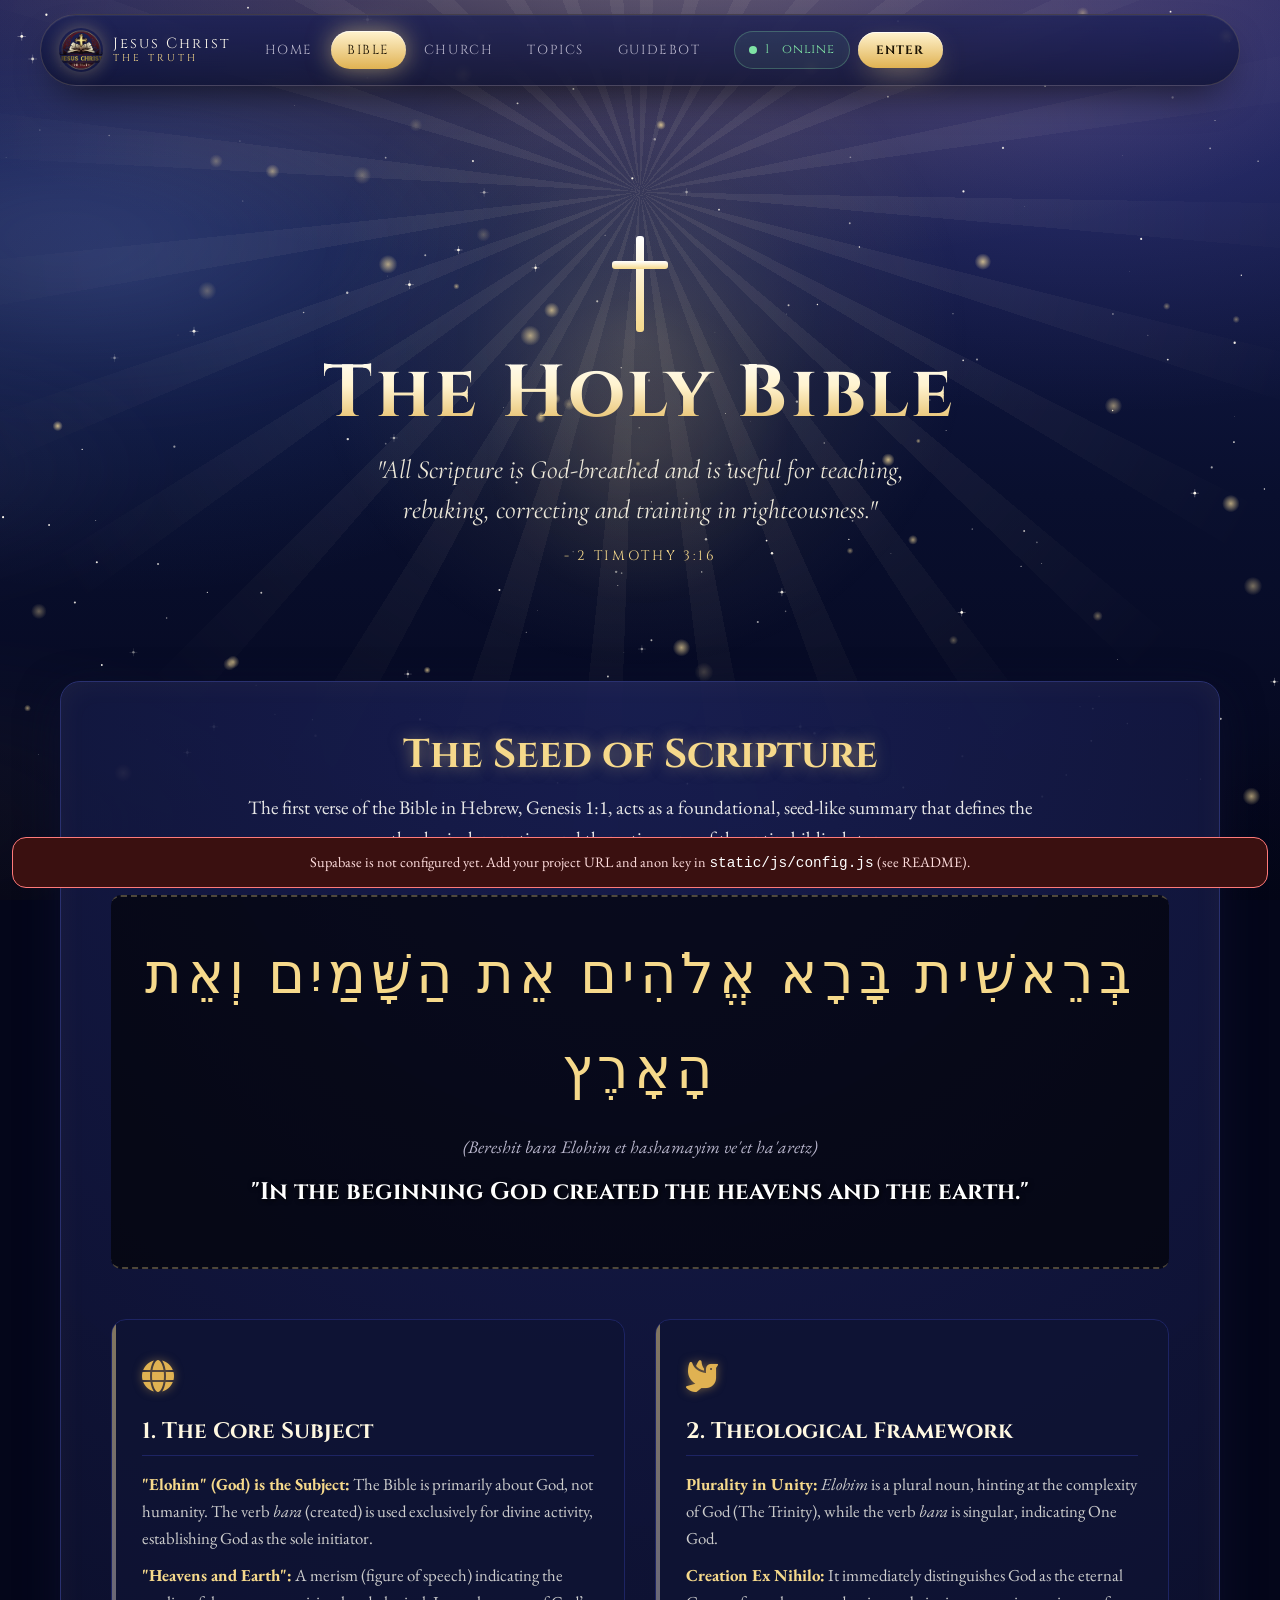
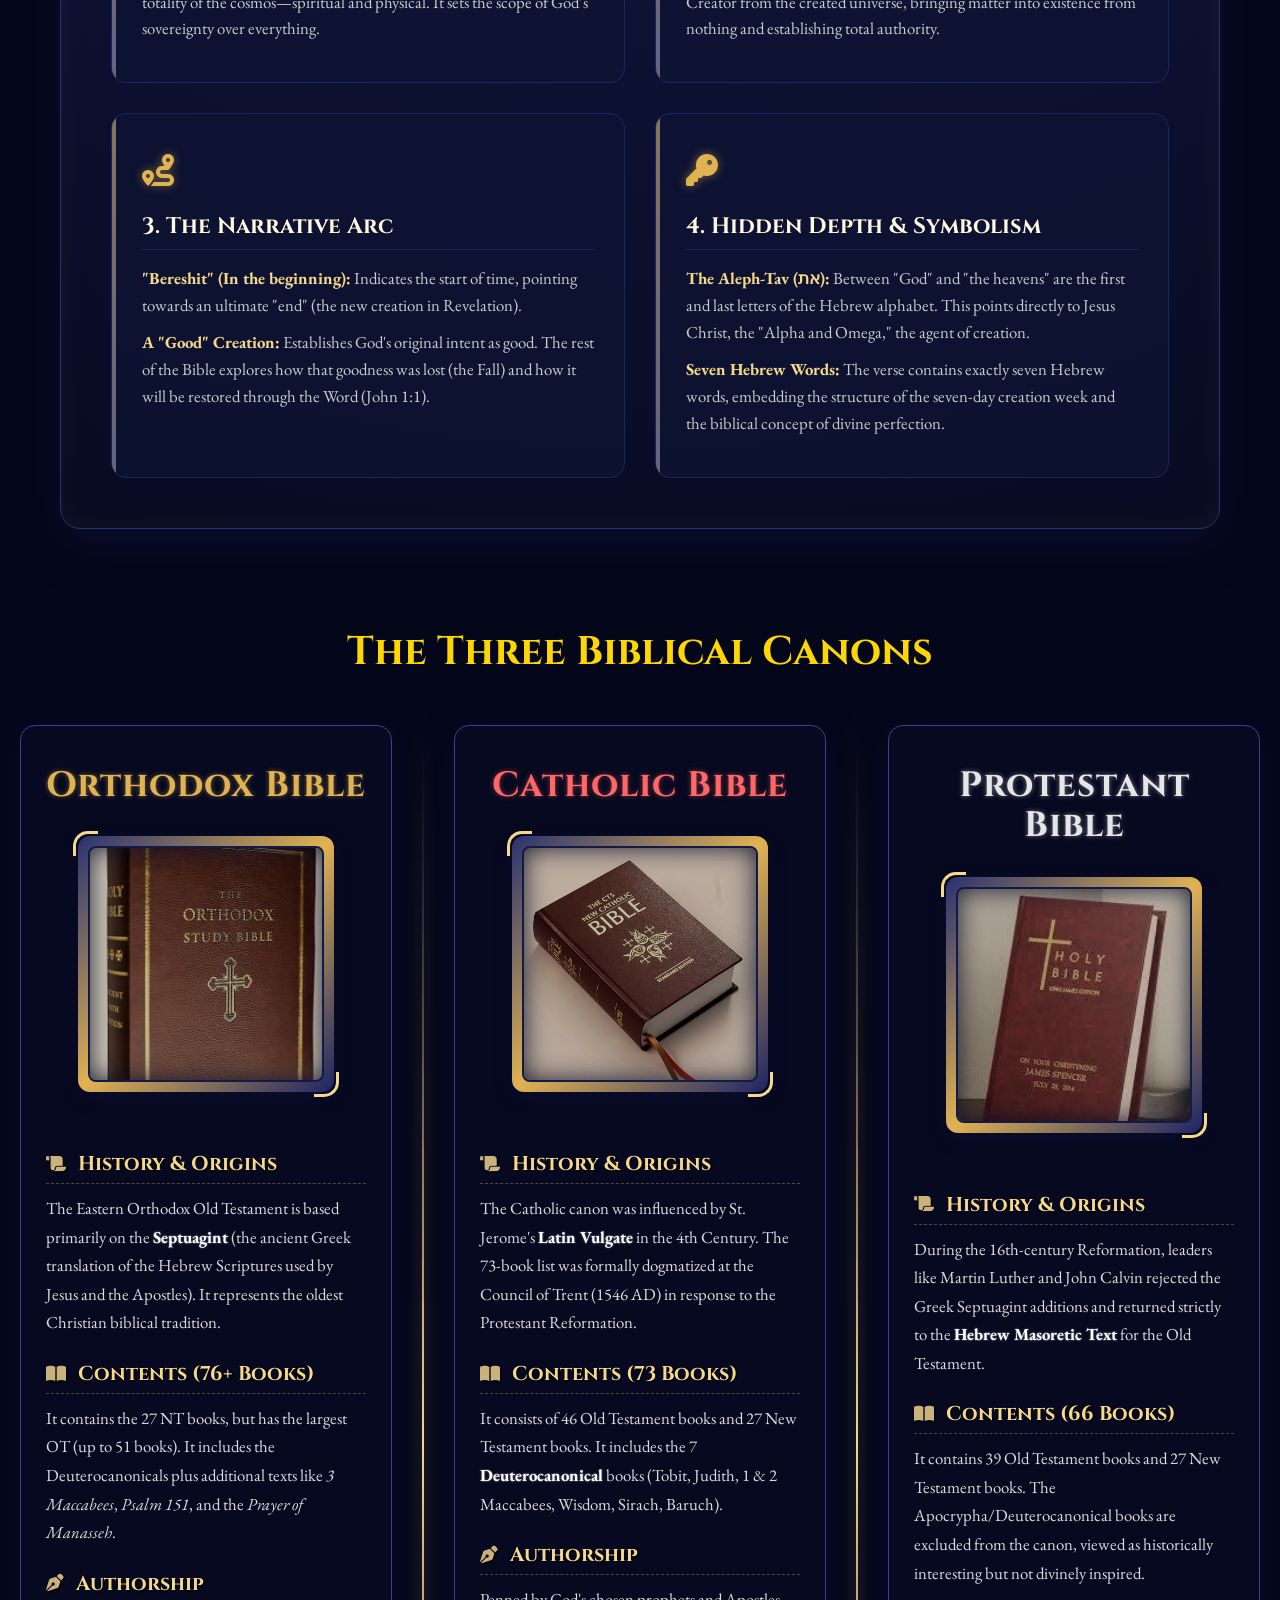
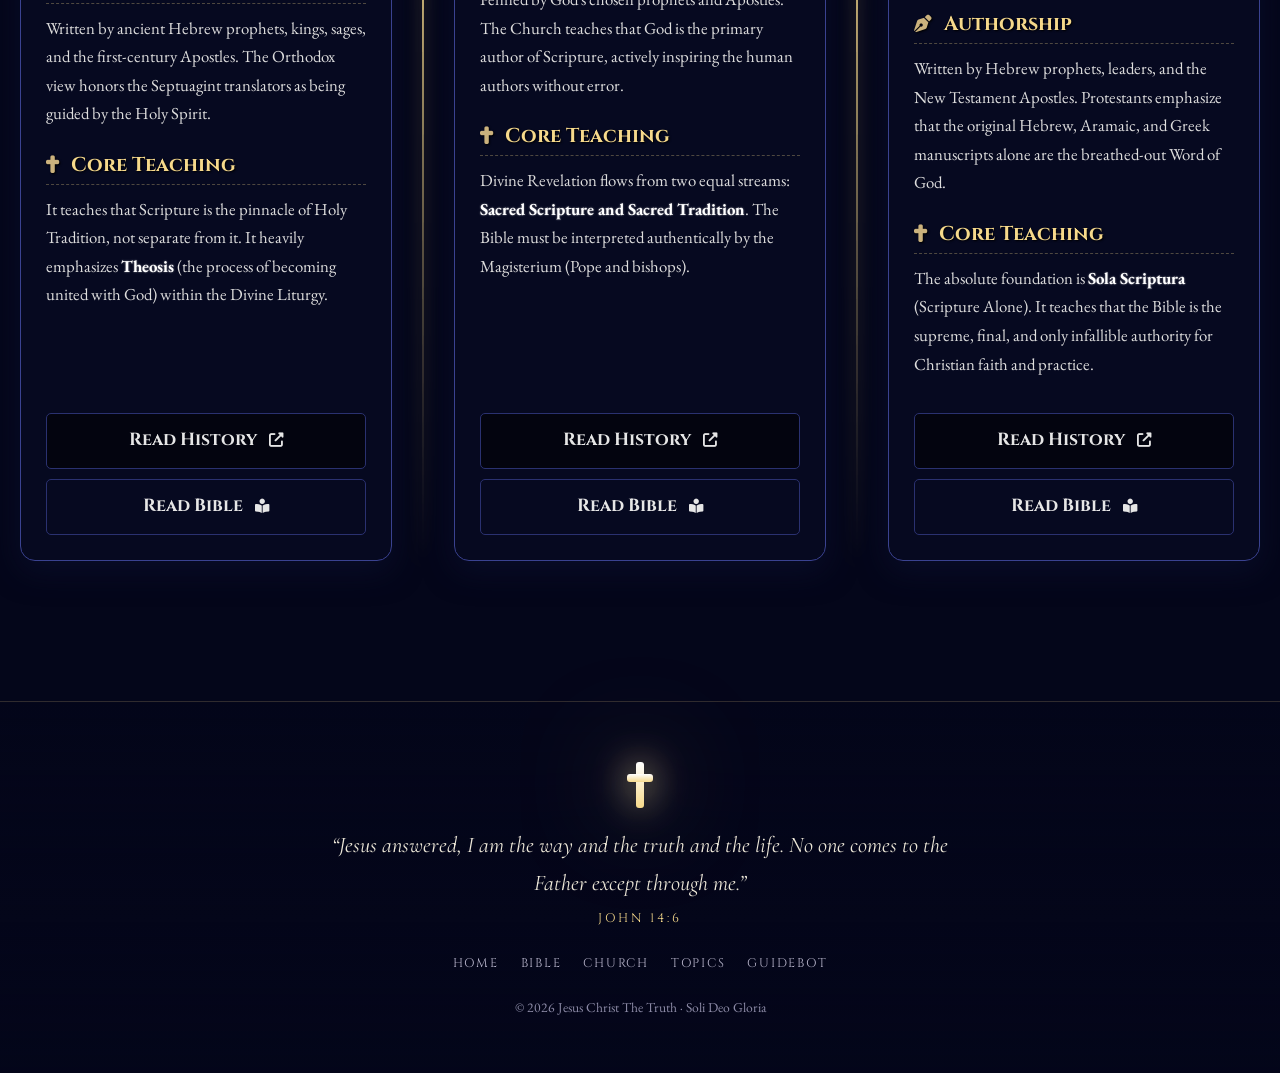
<file: bible.html>
<!DOCTYPE html>
<html lang="en">
<head>
    <meta charset="UTF-8">
    <title>The Holy Bible - Jesus Christ The Truth</title>
    <meta name="viewport" content="width=device-width, initial-scale=1.0, viewport-fit=cover">
    <meta name="theme-color" content="#090f2e">
    <link rel="icon" href="static/image/jesusLogo.png">
    <link rel="preconnect" href="https://fonts.googleapis.com">
    <link rel="preconnect" href="https://fonts.gstatic.com" crossorigin>
    <link href="https://fonts.googleapis.com/css2?family=Cinzel:wght@400;600;700;900&family=Cormorant+Garamond:ital,wght@0,500;0,700;1,500&family=EB+Garamond:ital,wght@0,400;0,500;1,400&display=swap" rel="stylesheet">
    <link rel="stylesheet" href="static/vendor/fontawesome/css/all.min.css">
    <link rel="stylesheet" href="static/css/theme.css">
    <link rel="stylesheet" href="static/css/bible.css">
</head>
<body data-page="bible" data-auth="none">
<main>

    <section class="hero">
        <div class="hero-halo"></div>
        <div class="hero-container hero-enter">
            <div class="hero-cross"></div>
            <h1 class="main-title">
                The Holy Bible
                <span class="cross-effect"></span>
                <span class="cross-wings"></span>
            </h1>
            <p class="description">
                "All Scripture is God-breathed and is useful for teaching, rebuking, correcting and training in righteousness."
            </p>
            <p class="verse-reference">- 2 Timothy 3:16</p>
        </div>
    </section>

    <section class="genesis-section">
        <div class="genesis-container bible-reveal">
            
            <div class="genesis-intro">
                <h2>The Seed of Scripture</h2>
                <p>The first verse of the Bible in Hebrew, Genesis 1:1, acts as a foundational, seed-like summary that defines the theological, narrative, and thematic scope of the entire biblical story.</p>
            </div>

            <div class="hebrew-block bible-reveal">
                <p class="hebrew-text" dir="rtl">בְּרֵאשִׁית בָּרָא אֱלֹהִים אֵת הַשָּׁמַיִם וְאֵת הָאָרֶץ</p>
                <p class="transliteration">(Bereshit bara Elohim et hashamayim ve'et ha'aretz)</p>
                <p class="translation">"In the beginning God created the heavens and the earth."</p>
            </div>

            <div class="genesis-grid">
                
                <div class="genesis-card bible-reveal">
                    <div class="gen-icon"><i class="fas fa-globe"></i></div>
                    <h3>1. The Core Subject</h3>
                    <p><strong>"Elohim" (God) is the Subject:</strong> The Bible is primarily about God, not humanity. The verb <em>bara</em> (created) is used exclusively for divine activity, establishing God as the sole initiator.</p>
                    <p><strong>"Heavens and Earth":</strong> A merism (figure of speech) indicating the totality of the cosmos—spiritual and physical. It sets the scope of God’s sovereignty over everything.</p>
                </div>

                <div class="genesis-card bible-reveal" style="transition-delay: 0.1s;">
                    <div class="gen-icon"><i class="fas fa-dove"></i></div>
                    <h3>2. Theological Framework</h3>
                    <p><strong>Plurality in Unity:</strong> <em>Elohim</em> is a plural noun, hinting at the complexity of God (The Trinity), while the verb <em>bara</em> is singular, indicating One God.</p>
                    <p><strong>Creation Ex Nihilo:</strong> It immediately distinguishes God as the eternal Creator from the created universe, bringing matter into existence from nothing and establishing total authority.</p>
                </div>

                <div class="genesis-card bible-reveal" style="transition-delay: 0.2s;">
                    <div class="gen-icon"><i class="fas fa-route"></i></div>
                    <h3>3. The Narrative Arc</h3>
                    <p><strong>"Bereshit" (In the beginning):</strong> Indicates the start of time, pointing towards an ultimate "end" (the new creation in Revelation).</p>
                    <p><strong>A "Good" Creation:</strong> Establishes God's original intent as good. The rest of the Bible explores how that goodness was lost (the Fall) and how it will be restored through the Word (John 1:1).</p>
                </div>

                <div class="genesis-card bible-reveal" style="transition-delay: 0.3s;">
                    <div class="gen-icon"><i class="fas fa-key"></i></div>
                    <h3>4. Hidden Depth & Symbolism</h3>
                    <p><strong>The Aleph-Tav (את):</strong> Between "God" and "the heavens" are the first and last letters of the Hebrew alphabet. This points directly to Jesus Christ, the "Alpha and Omega," the agent of creation.</p>
                    <p><strong>Seven Hebrew Words:</strong> The verse contains exactly seven Hebrew words, embedding the structure of the seven-day creation week and the biblical concept of divine perfection.</p>
                </div>

            </div>
        </div>
    </section>

    <section class="bible-section">
        <h2 class="bible-reveal" style="text-align:center; font-family:'Cinzel', serif; font-size: 2.5rem; color:#ffd700; margin-bottom: 50px;">The Three Biblical Canons</h2>
        <div class="bible-grid">
            
            <div class="bible-col bible-reveal">
                <h2 class="bible-title orthodox-text">Orthodox Bible</h2>
                
                <div class="bible-image-frame orthodox-frame">
                    <div class="bible-image-container">
                        <img src="static/image/orthodox_book.jpg" alt="Eastern Orthodox Bible">
                    </div>
                </div>
                
                <div class="bible-details">
                    <h4><i class="fas fa-scroll"></i> History & Origins</h4>
                    <p>The Eastern Orthodox Old Testament is based primarily on the <strong>Septuagint</strong> (the ancient Greek translation of the Hebrew Scriptures used by Jesus and the Apostles). It represents the oldest Christian biblical tradition.</p>

                    <h4><i class="fas fa-book-open"></i> Contents (76+ Books)</h4>
                    <p>It contains the 27 NT books, but has the largest OT (up to 51 books). It includes the Deuterocanonicals plus additional texts like <em>3 Maccabees</em>, <em>Psalm 151</em>, and the <em>Prayer of Manasseh</em>.</p>

                    <h4><i class="fas fa-pen-nib"></i> Authorship</h4>
                    <p>Written by ancient Hebrew prophets, kings, sages, and the first-century Apostles. The Orthodox view honors the Septuagint translators as being guided by the Holy Spirit.</p>

                    <h4><i class="fas fa-cross"></i> Core Teaching</h4>
                    <p>It teaches that Scripture is the pinnacle of Holy Tradition, not separate from it. It heavily emphasizes <strong>Theosis</strong> (the process of becoming united with God) within the Divine Liturgy.</p>
                </div>

                <a href="https://www.orthodoxroad.com/where-did-the-christian-bible-come-from/" target="_blank" class="bible-source-link orthodox-link">
                    Read History <i class="fas fa-external-link-alt"></i>
                </a>
                
                <button class="bible-source-link orthodox-read-btn" id="open-orthodox-reader">
                    Read Bible <i class="fas fa-book-reader"></i>
                </button>
            </div>

            <div class="bible-divider bible-reveal"></div>

            <div class="bible-col bible-reveal" style="transition-delay: 0.2s;">
                <h2 class="bible-title catholic-text">Catholic Bible</h2>
                
                <div class="bible-image-frame catholic-frame">
                    <div class="bible-image-container">
                        <img src="static/image/catholic_book.jpg" alt="Roman Catholic Bible">
                    </div>
                </div>
                
                <div class="bible-details">
                    <h4><i class="fas fa-scroll"></i> History & Origins</h4>
                    <p>The Catholic canon was influenced by St. Jerome's <strong>Latin Vulgate</strong> in the 4th Century. The 73-book list was formally dogmatized at the Council of Trent (1546 AD) in response to the Protestant Reformation.</p>

                    <h4><i class="fas fa-book-open"></i> Contents (73 Books)</h4>
                    <p>It consists of 46 Old Testament books and 27 New Testament books. It includes the 7 <strong>Deuterocanonical</strong> books (Tobit, Judith, 1 & 2 Maccabees, Wisdom, Sirach, Baruch).</p>

                    <h4><i class="fas fa-pen-nib"></i> Authorship</h4>
                    <p>Penned by God's chosen prophets and Apostles. The Church teaches that God is the primary author of Scripture, actively inspiring the human authors without error.</p>

                    <h4><i class="fas fa-cross"></i> Core Teaching</h4>
                    <p>Divine Revelation flows from two equal streams: <strong>Sacred Scripture and Sacred Tradition</strong>. The Bible must be interpreted authentically by the Magisterium (Pope and bishops).</p>
                </div>

                <a href="https://www.catholic.com/tract/the-old-testament-canon" target="_blank" class="bible-source-link catholic-link">
                    Read History <i class="fas fa-external-link-alt"></i>
                </a>

                <button class="bible-source-link catholic-read-btn" id="open-catholic-reader">
                    Read Bible <i class="fas fa-book-reader"></i>
                </button>
            </div>

            <div class="bible-divider bible-reveal"></div>

            <div class="bible-col bible-reveal" style="transition-delay: 0.4s;">
                <h2 class="bible-title protestant-text">Protestant Bible</h2>
                
                <div class="bible-image-frame protestant-frame">
                    <div class="bible-image-container">
                        <img src="static/image/protestant_bible.jpg" alt="Protestant Bible">
                    </div>
                </div>
                
                <div class="bible-details">
                    <h4><i class="fas fa-scroll"></i> History & Origins</h4>
                    <p>During the 16th-century Reformation, leaders like Martin Luther and John Calvin rejected the Greek Septuagint additions and returned strictly to the <strong>Hebrew Masoretic Text</strong> for the Old Testament.</p>

                    <h4><i class="fas fa-book-open"></i> Contents (66 Books)</h4>
                    <p>It contains 39 Old Testament books and 27 New Testament books. The Apocrypha/Deuterocanonical books are excluded from the canon, viewed as historically interesting but not divinely inspired.</p>

                    <h4><i class="fas fa-pen-nib"></i> Authorship</h4>
                    <p>Written by Hebrew prophets, leaders, and the New Testament Apostles. Protestants emphasize that the original Hebrew, Aramaic, and Greek manuscripts alone are the breathed-out Word of God.</p>

                    <h4><i class="fas fa-cross"></i> Core Teaching</h4>
                    <p>The absolute foundation is <strong>Sola Scriptura</strong> (Scripture Alone). It teaches that the Bible is the supreme, final, and only infallible authority for Christian faith and practice.</p>
                </div>

                <a href="https://www.thegospelcoalition.org/essay/the-biblical-canon/" target="_blank" class="bible-source-link protestant-link">
                    Read History <i class="fas fa-external-link-alt"></i>
                </a>

                <button class="bible-source-link protestant-read-btn" id="open-protestant-reader">
                    Read Bible <i class="fas fa-book-reader"></i>
                </button>
            </div>

        </div>
    </section>

    <div id="panel-overlay" class="panel-overlay"></div>

    <div id="orthodox-reader-panel" class="side-panel">
        <div class="panel-header orthodox-header">
            <h2>Orthodox Canon</h2>
            <button class="close-btn" title="Go Back"><i class="fas fa-arrow-right"></i></button>
        </div>
        
        <div class="panel-content">
            <h3 class="testament-title">Old Testament (51 Books)</h3>
            <div class="books-grid">
                <div class="book-category">
                    <h4 class="book-section">The Law (Pentateuch)</h4>
                    <ul class="book-list">
                        <li class="book-item" onclick="window.location.href='genesis.html'">Genesis</li>
                        <li class="book-item">Exodus</li>
                        <li class="book-item">Leviticus</li>
                        <li class="book-item">Numbers</li>
                        <li class="book-item">Deuteronomy</li>
                    </ul>
                </div>
                <div class="book-category">
                    <h4 class="book-section">Historical</h4>
                    <ul class="book-list">
                        <li class="book-item">Joshua</li>
                        <li class="book-item">Judges</li>
                        <li class="book-item">Ruth</li>
                        <li class="book-item">1 Kingdoms (1 Samuel)</li>
                        <li class="book-item">2 Kingdoms (2 Samuel)</li>
                        <li class="book-item">3 Kingdoms (1 Kings)</li>
                        <li class="book-item">4 Kingdoms (2 Kings)</li>
                        <li class="book-item">1 Chronicles</li>
                        <li class="book-item">2 Chronicles</li>
                        <li class="book-item">1 Esdras</li>
                        <li class="book-item">Ezra (2 Esdras)</li>
                        <li class="book-item">Nehemiah</li>
                        <li class="book-item">Tobit</li>
                        <li class="book-item">Judith</li>
                        <li class="book-item">Esther</li>
                        <li class="book-item">1 Maccabees</li>
                        <li class="book-item">2 Maccabees</li>
                        <li class="book-item">3 Maccabees</li>
                        <li class="book-item">4 Maccabees (Appendix)</li>
                    </ul>
                </div>
                <div class="book-category">
                    <h4 class="book-section">Wisdom Literature</h4>
                    <ul class="book-list">
                        <li class="book-item">Job</li>
                        <li class="book-item">Psalms (+ Psalm 151)</li>
                        <li class="book-item">Proverbs</li>
                        <li class="book-item">Ecclesiastes</li>
                        <li class="book-item">Song of Songs</li>
                        <li class="book-item">Wisdom of Solomon</li>
                        <li class="book-item">Sirach (Ecclesiasticus)</li>
                        <li class="book-item">Prayer of Manasseh</li>
                    </ul>
                </div>
                <div class="book-category">
                    <h4 class="book-section">Major Prophets</h4>
                    <ul class="book-list">
                        <li class="book-item">Isaiah</li>
                        <li class="book-item">Jeremiah</li>
                        <li class="book-item">Lamentations</li>
                        <li class="book-item">Baruch</li>
                        <li class="book-item">Epistle of Jeremiah</li>
                        <li class="book-item">Ezekiel</li>
                        <li class="book-item">Daniel (w/ additions)</li>
                    </ul>
                </div>
                <div class="book-category">
                    <h4 class="book-section">Minor Prophets</h4>
                    <ul class="book-list">
                        <li class="book-item">Hosea</li>
                        <li class="book-item">Joel</li>
                        <li class="book-item">Amos</li>
                        <li class="book-item">Obadiah</li>
                        <li class="book-item">Jonah</li>
                        <li class="book-item">Micah</li>
                        <li class="book-item">Nahum</li>
                        <li class="book-item">Habakkuk</li>
                        <li class="book-item">Zephaniah</li>
                        <li class="book-item">Haggai</li>
                        <li class="book-item">Zechariah</li>
                        <li class="book-item">Malachi</li>
                    </ul>
                </div>
            </div>

            <h3 class="testament-title" style="margin-top: 50px;">New Testament (27 Books)</h3>
            <div class="books-grid">
                <div class="book-category">
                    <h4 class="book-section">Gospels & History</h4>
                    <ul class="book-list">
                        <li class="book-item">Matthew</li>
                        <li class="book-item">Mark</li>
                        <li class="book-item">Luke</li>
                        <li class="book-item">John</li>
                        <li class="book-item">Acts of the Apostles</li>
                    </ul>
                </div>
                <div class="book-category">
                    <h4 class="book-section">Pauline Epistles</h4>
                    <ul class="book-list">
                        <li class="book-item">Romans</li>
                        <li class="book-item">1 Corinthians</li>
                        <li class="book-item">2 Corinthians</li>
                        <li class="book-item">Galatians</li>
                        <li class="book-item">Ephesians</li>
                        <li class="book-item">Philippians</li>
                        <li class="book-item">Colossians</li>
                        <li class="book-item">1 Thessalonians</li>
                        <li class="book-item">2 Thessalonians</li>
                        <li class="book-item">1 Timothy</li>
                        <li class="book-item">2 Timothy</li>
                        <li class="book-item">Titus</li>
                        <li class="book-item">Philemon</li>
                    </ul>
                </div>
                <div class="book-category">
                    <h4 class="book-section">General Epistles & Prophecy</h4>
                    <ul class="book-list">
                        <li class="book-item">Hebrews</li>
                        <li class="book-item">James</li>
                        <li class="book-item">1 Peter</li>
                        <li class="book-item">2 Peter</li>
                        <li class="book-item">1 John</li>
                        <li class="book-item">2 John</li>
                        <li class="book-item">3 John</li>
                        <li class="book-item">Jude</li>
                        <li class="book-item" style="margin-top: 10px; color: #ff6666;">Revelation</li>
                    </ul>
                </div>
            </div>
        </div>
    </div>

    <div id="catholic-reader-panel" class="side-panel">
        <div class="panel-header catholic-header">
            <h2>Catholic Canon</h2>
            <button class="close-btn" title="Go Back"><i class="fas fa-arrow-right"></i></button>
        </div>
        
        <div class="panel-content">
            <h3 class="testament-title">Old Testament (46 Books)</h3>
            <div class="books-grid">
                <div class="book-category">
                    <h4 class="book-section">The Law (Pentateuch)</h4>
                    <ul class="book-list">
                        <li class="book-item" onclick="window.location.href='genesis.html'">Genesis</li>
                        <li class="book-item">Exodus</li>
                        <li class="book-item">Leviticus</li>
                        <li class="book-item">Numbers</li>
                        <li class="book-item">Deuteronomy</li>
                    </ul>
                </div>
                <div class="book-category">
                    <h4 class="book-section">Historical</h4>
                    <ul class="book-list">
                        <li class="book-item">Joshua</li>
                        <li class="book-item">Judges</li>
                        <li class="book-item">Ruth</li>
                        <li class="book-item">1 Samuel</li>
                        <li class="book-item">2 Samuel</li>
                        <li class="book-item">1 Kings</li>
                        <li class="book-item">2 Kings</li>
                        <li class="book-item">1 Chronicles</li>
                        <li class="book-item">2 Chronicles</li>
                        <li class="book-item">Ezra</li>
                        <li class="book-item">Nehemiah</li>
                        <li class="book-item">Tobit</li>
                        <li class="book-item">Judith</li>
                        <li class="book-item">Esther</li>
                        <li class="book-item">1 Maccabees</li>
                        <li class="book-item">2 Maccabees</li>
                    </ul>
                </div>
                <div class="book-category">
                    <h4 class="book-section">Wisdom Literature</h4>
                    <ul class="book-list">
                        <li class="book-item">Job</li>
                        <li class="book-item">Psalms</li>
                        <li class="book-item">Proverbs</li>
                        <li class="book-item">Ecclesiastes</li>
                        <li class="book-item">Song of Songs</li>
                        <li class="book-item">Wisdom</li>
                        <li class="book-item">Sirach (Ecclesiasticus)</li>
                    </ul>
                </div>
                <div class="book-category">
                    <h4 class="book-section">Major Prophets</h4>
                    <ul class="book-list">
                        <li class="book-item">Isaiah</li>
                        <li class="book-item">Jeremiah</li>
                        <li class="book-item">Lamentations</li>
                        <li class="book-item">Baruch</li>
                        <li class="book-item">Ezekiel</li>
                        <li class="book-item">Daniel</li>
                    </ul>
                </div>
                <div class="book-category">
                    <h4 class="book-section">Minor Prophets</h4>
                    <ul class="book-list">
                        <li class="book-item">Hosea</li>
                        <li class="book-item">Joel</li>
                        <li class="book-item">Amos</li>
                        <li class="book-item">Obadiah</li>
                        <li class="book-item">Jonah</li>
                        <li class="book-item">Micah</li>
                        <li class="book-item">Nahum</li>
                        <li class="book-item">Habakkuk</li>
                        <li class="book-item">Zephaniah</li>
                        <li class="book-item">Haggai</li>
                        <li class="book-item">Zechariah</li>
                        <li class="book-item">Malachi</li>
                    </ul>
                </div>
            </div>

            <h3 class="testament-title" style="margin-top: 50px;">New Testament (27 Books)</h3>
            <div class="books-grid">
                <div class="book-category">
                    <h4 class="book-section">Gospels & History</h4>
                    <ul class="book-list">
                        <li class="book-item">Matthew</li>
                        <li class="book-item">Mark</li>
                        <li class="book-item">Luke</li>
                        <li class="book-item">John</li>
                        <li class="book-item">Acts of the Apostles</li>
                    </ul>
                </div>
                <div class="book-category">
                    <h4 class="book-section">Pauline Epistles</h4>
                    <ul class="book-list">
                        <li class="book-item">Romans</li>
                        <li class="book-item">1 Corinthians</li>
                        <li class="book-item">2 Corinthians</li>
                        <li class="book-item">Galatians</li>
                        <li class="book-item">Ephesians</li>
                        <li class="book-item">Philippians</li>
                        <li class="book-item">Colossians</li>
                        <li class="book-item">1 Thessalonians</li>
                        <li class="book-item">2 Thessalonians</li>
                        <li class="book-item">1 Timothy</li>
                        <li class="book-item">2 Timothy</li>
                        <li class="book-item">Titus</li>
                        <li class="book-item">Philemon</li>
                    </ul>
                </div>
                <div class="book-category">
                    <h4 class="book-section">General Epistles & Prophecy</h4>
                    <ul class="book-list">
                        <li class="book-item">Hebrews</li>
                        <li class="book-item">James</li>
                        <li class="book-item">1 Peter</li>
                        <li class="book-item">2 Peter</li>
                        <li class="book-item">1 John</li>
                        <li class="book-item">2 John</li>
                        <li class="book-item">3 John</li>
                        <li class="book-item">Jude</li>
                        <li class="book-item" style="margin-top: 10px; color: #ff6666;">Revelation</li>
                    </ul>
                </div>
            </div>
        </div>
    </div>

    <div id="protestant-reader-panel" class="side-panel">
        <div class="panel-header protestant-header">
            <h2>Protestant Canon</h2>
            <button class="close-btn" title="Go Back"><i class="fas fa-arrow-right"></i></button>
        </div>
        
        <div class="panel-content">
            <h3 class="testament-title">Old Testament (39 Books)</h3>
            <div class="books-grid">
                <div class="book-category">
                    <h4 class="book-section">The Law (Pentateuch)</h4>
                    <ul class="book-list">
                        <li class="book-item" onclick="window.location.href='genesis.html'">Genesis</li>
                        <li class="book-item">Exodus</li>
                        <li class="book-item">Leviticus</li>
                        <li class="book-item">Numbers</li>
                        <li class="book-item">Deuteronomy</li>
                    </ul>
                </div>
                <div class="book-category">
                    <h4 class="book-section">Historical</h4>
                    <ul class="book-list">
                        <li class="book-item">Joshua</li>
                        <li class="book-item">Judges</li>
                        <li class="book-item">Ruth</li>
                        <li class="book-item">1 Samuel</li>
                        <li class="book-item">2 Samuel</li>
                        <li class="book-item">1 Kings</li>
                        <li class="book-item">2 Kings</li>
                        <li class="book-item">1 Chronicles</li>
                        <li class="book-item">2 Chronicles</li>
                        <li class="book-item">Ezra</li>
                        <li class="book-item">Nehemiah</li>
                        <li class="book-item">Esther</li>
                    </ul>
                </div>
                <div class="book-category">
                    <h4 class="book-section">Wisdom Literature</h4>
                    <ul class="book-list">
                        <li class="book-item">Job</li>
                        <li class="book-item">Psalms</li>
                        <li class="book-item">Proverbs</li>
                        <li class="book-item">Ecclesiastes</li>
                        <li class="book-item">Song of Solomon</li>
                    </ul>
                </div>
                <div class="book-category">
                    <h4 class="book-section">Major Prophets</h4>
                    <ul class="book-list">
                        <li class="book-item">Isaiah</li>
                        <li class="book-item">Jeremiah</li>
                        <li class="book-item">Lamentations</li>
                        <li class="book-item">Ezekiel</li>
                        <li class="book-item">Daniel</li>
                    </ul>
                </div>
                <div class="book-category">
                    <h4 class="book-section">Minor Prophets</h4>
                    <ul class="book-list">
                        <li class="book-item">Hosea</li>
                        <li class="book-item">Joel</li>
                        <li class="book-item">Amos</li>
                        <li class="book-item">Obadiah</li>
                        <li class="book-item">Jonah</li>
                        <li class="book-item">Micah</li>
                        <li class="book-item">Nahum</li>
                        <li class="book-item">Habakkuk</li>
                        <li class="book-item">Zephaniah</li>
                        <li class="book-item">Haggai</li>
                        <li class="book-item">Zechariah</li>
                        <li class="book-item">Malachi</li>
                    </ul>
                </div>
            </div>

            <h3 class="testament-title" style="margin-top: 50px;">New Testament (27 Books)</h3>
            <div class="books-grid">
                <div class="book-category">
                    <h4 class="book-section">Gospels & History</h4>
                    <ul class="book-list">
                        <li class="book-item">Matthew</li>
                        <li class="book-item">Mark</li>
                        <li class="book-item">Luke</li>
                        <li class="book-item">John</li>
                        <li class="book-item">Acts</li>
                    </ul>
                </div>
                <div class="book-category">
                    <h4 class="book-section">Pauline Epistles</h4>
                    <ul class="book-list">
                        <li class="book-item">Romans</li>
                        <li class="book-item">1 Corinthians</li>
                        <li class="book-item">2 Corinthians</li>
                        <li class="book-item">Galatians</li>
                        <li class="book-item">Ephesians</li>
                        <li class="book-item">Philippians</li>
                        <li class="book-item">Colossians</li>
                        <li class="book-item">1 Thessalonians</li>
                        <li class="book-item">2 Thessalonians</li>
                        <li class="book-item">1 Timothy</li>
                        <li class="book-item">2 Timothy</li>
                        <li class="book-item">Titus</li>
                        <li class="book-item">Philemon</li>
                    </ul>
                </div>
                <div class="book-category">
                    <h4 class="book-section">General Epistles & Prophecy</h4>
                    <ul class="book-list">
                        <li class="book-item">Hebrews</li>
                        <li class="book-item">James</li>
                        <li class="book-item">1 Peter</li>
                        <li class="book-item">2 Peter</li>
                        <li class="book-item">1 John</li>
                        <li class="book-item">2 John</li>
                        <li class="book-item">3 John</li>
                        <li class="book-item">Jude</li>
                        <li class="book-item" style="margin-top: 10px; color: #ff6666;">Revelation</li>
                    </ul>
                </div>
            </div>
        </div>
    </div>
    </main>
    <script src="static/js/config.js"></script>
    <script src="static/js/api.js"></script>
    <script src="static/js/layout.js"></script>
    <script src="static/js/bible.js"></script>
</body>
</html>
</file>
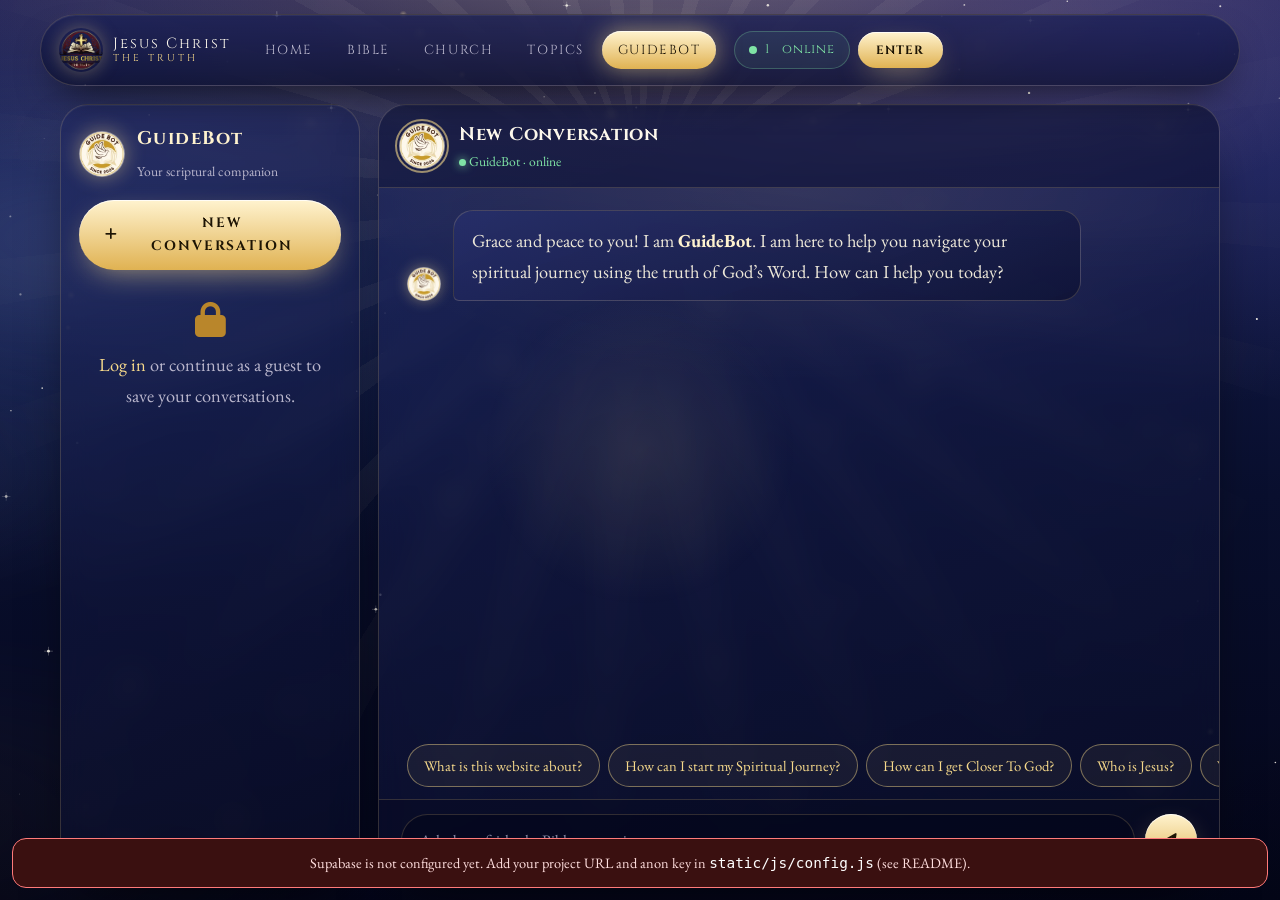
<file: chatbot.html>
<!DOCTYPE html>
<html lang="en">
<head>
    <meta charset="UTF-8">
    <meta name="viewport" content="width=device-width, initial-scale=1.0, viewport-fit=cover">
    <title>GuideBot · Jesus Christ The Truth</title>
    <meta name="description" content="Ask GuideBot questions about faith, the Bible and your spiritual journey.">
    <meta name="theme-color" content="#090f2e">
    <link rel="icon" href="static/image/jesusLogo.png">
    <link rel="preconnect" href="https://fonts.googleapis.com">
    <link rel="preconnect" href="https://fonts.gstatic.com" crossorigin>
    <link href="https://fonts.googleapis.com/css2?family=Cinzel:wght@400;600;700;900&family=Cormorant+Garamond:ital,wght@0,500;0,700;1,500&family=EB+Garamond:ital,wght@0,400;0,500;1,400&display=swap" rel="stylesheet">
    <link rel="stylesheet" href="static/vendor/fontawesome/css/all.min.css">
    <link rel="stylesheet" href="static/css/theme.css">
    <link rel="stylesheet" href="static/css/chatbot.css">
</head>
<body data-page="guidebot" data-auth="none" data-no-footer>
<main class="bot-page">
    <aside class="bot-side glass" id="bot-side" aria-label="Conversations">
        <div class="side-head">
            <img src="static/image/botLogo.png" alt="">
            <div><strong>GuideBot</strong><span>Your scriptural companion</span></div>
            <button class="icon-btn side-close" id="side-close" aria-label="Close conversations"><i class="fas fa-xmark"></i></button>
        </div>
        <button class="btn btn-block" id="new-chat"><i class="fas fa-plus"></i> New Conversation</button>
        <div class="side-list" id="side-list"></div>
    </aside>
    <div class="side-scrim" id="side-scrim"></div>

    <section class="bot-main glass" aria-label="Chat">
        <header class="bot-head">
            <button class="icon-btn side-open" id="side-open" aria-label="Show conversations"><i class="fas fa-bars-staggered"></i></button>
            <div class="bot-avatar"><img src="static/image/botLogo.png" alt=""><span class="pulse"></span></div>
            <div class="bot-title"><strong id="chat-title">New Conversation</strong><span><span class="status-dot on" style="display:inline-block;width:7px;height:7px"></span> GuideBot · online</span></div>
        </header>

        <div class="bot-body" id="bot-body" aria-live="polite"></div>

        <div class="starters" id="starters">
            <button class="starter">What is this website about?</button>
            <button class="starter">How can I start my Spiritual Journey?</button>
            <button class="starter">How can I get Closer To God?</button>
            <button class="starter">Who is Jesus?</button>
            <button class="starter">What is the Trinity?</button>
            <button class="starter">Why does God allow suffering?</button>
        </div>

        <form class="bot-input" id="bot-form">
            <input class="input" id="bot-text" placeholder="Ask about faith, the Bible or your journey…" autocomplete="off" maxlength="1000">
            <button class="btn" type="submit" aria-label="Send"><i class="fas fa-paper-plane"></i></button>
        </form>
    </section>
</main>
<script src="static/js/config.js"></script>
<script src="static/js/api.js"></script>
<script src="static/js/layout.js"></script>
<script src="static/js/guidebot-brain.js"></script>
<script src="static/js/chatbot.js"></script>
</body>
</html>
</file>
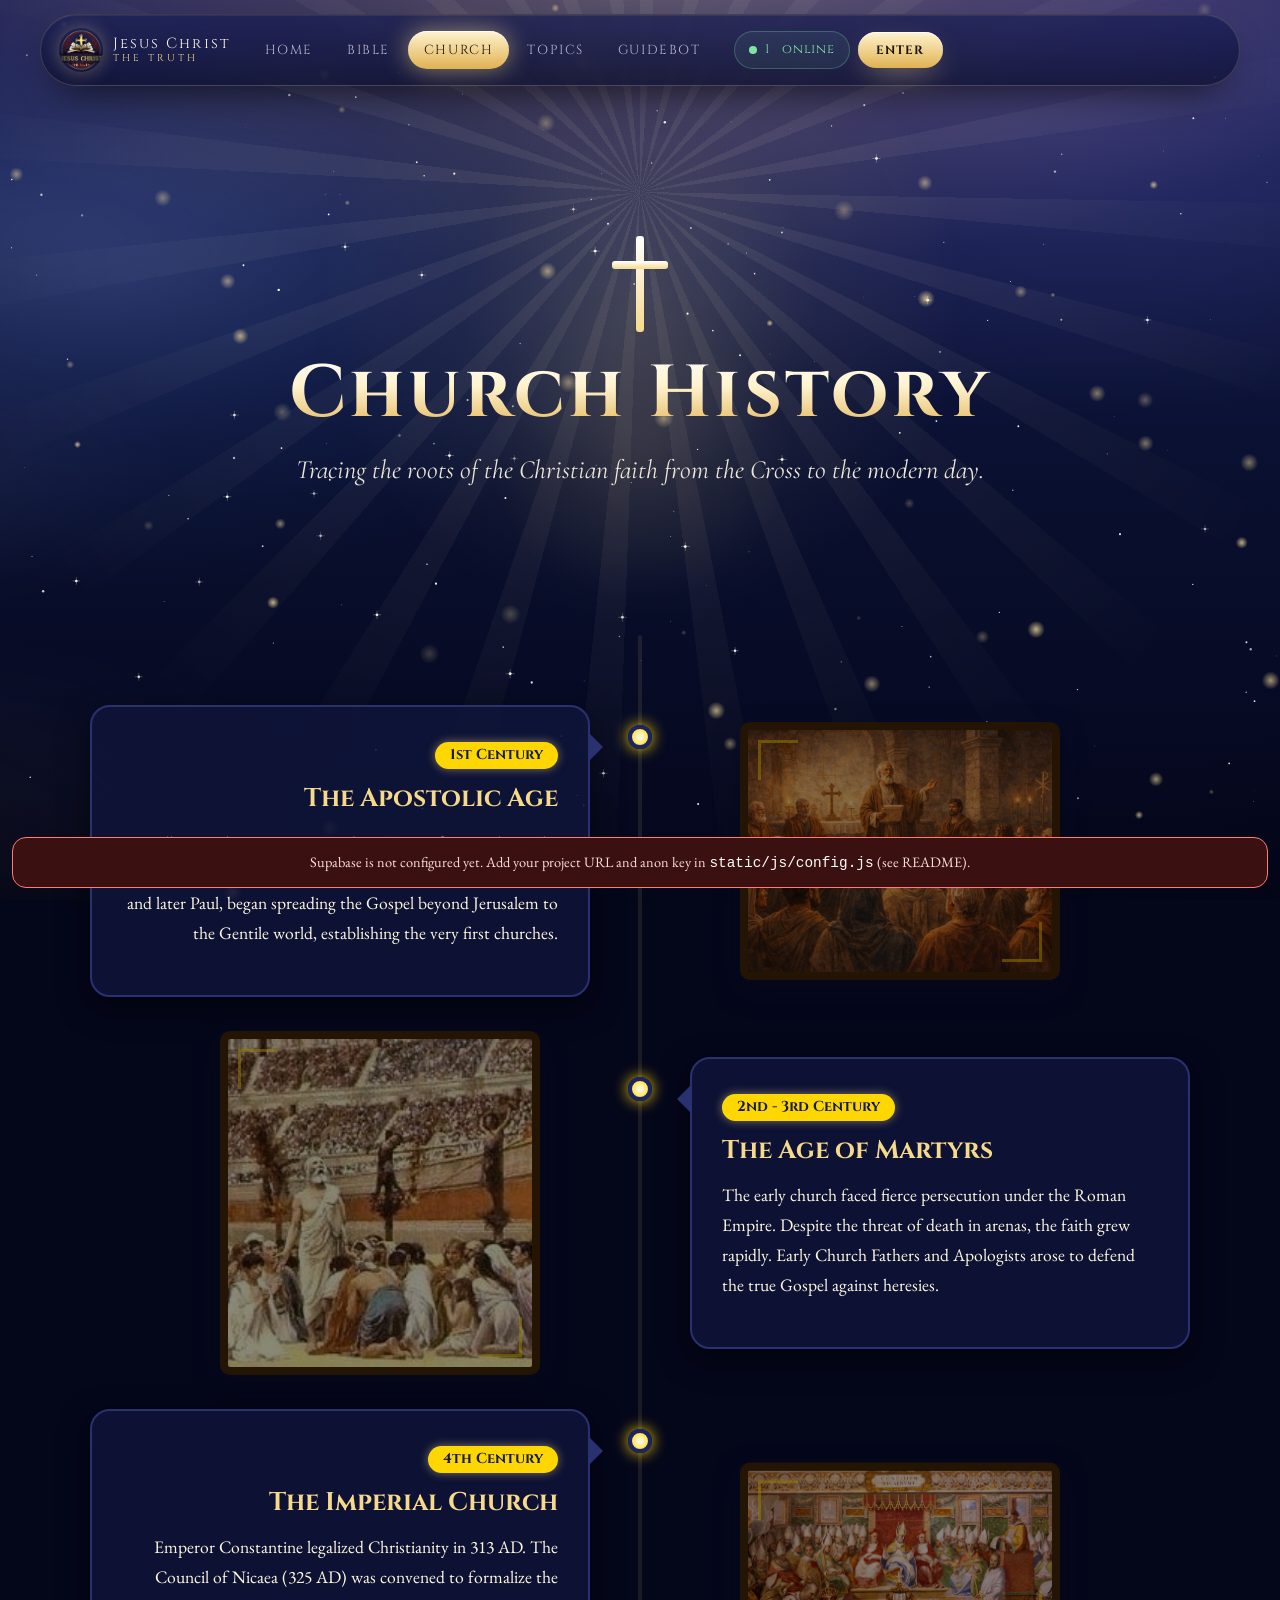
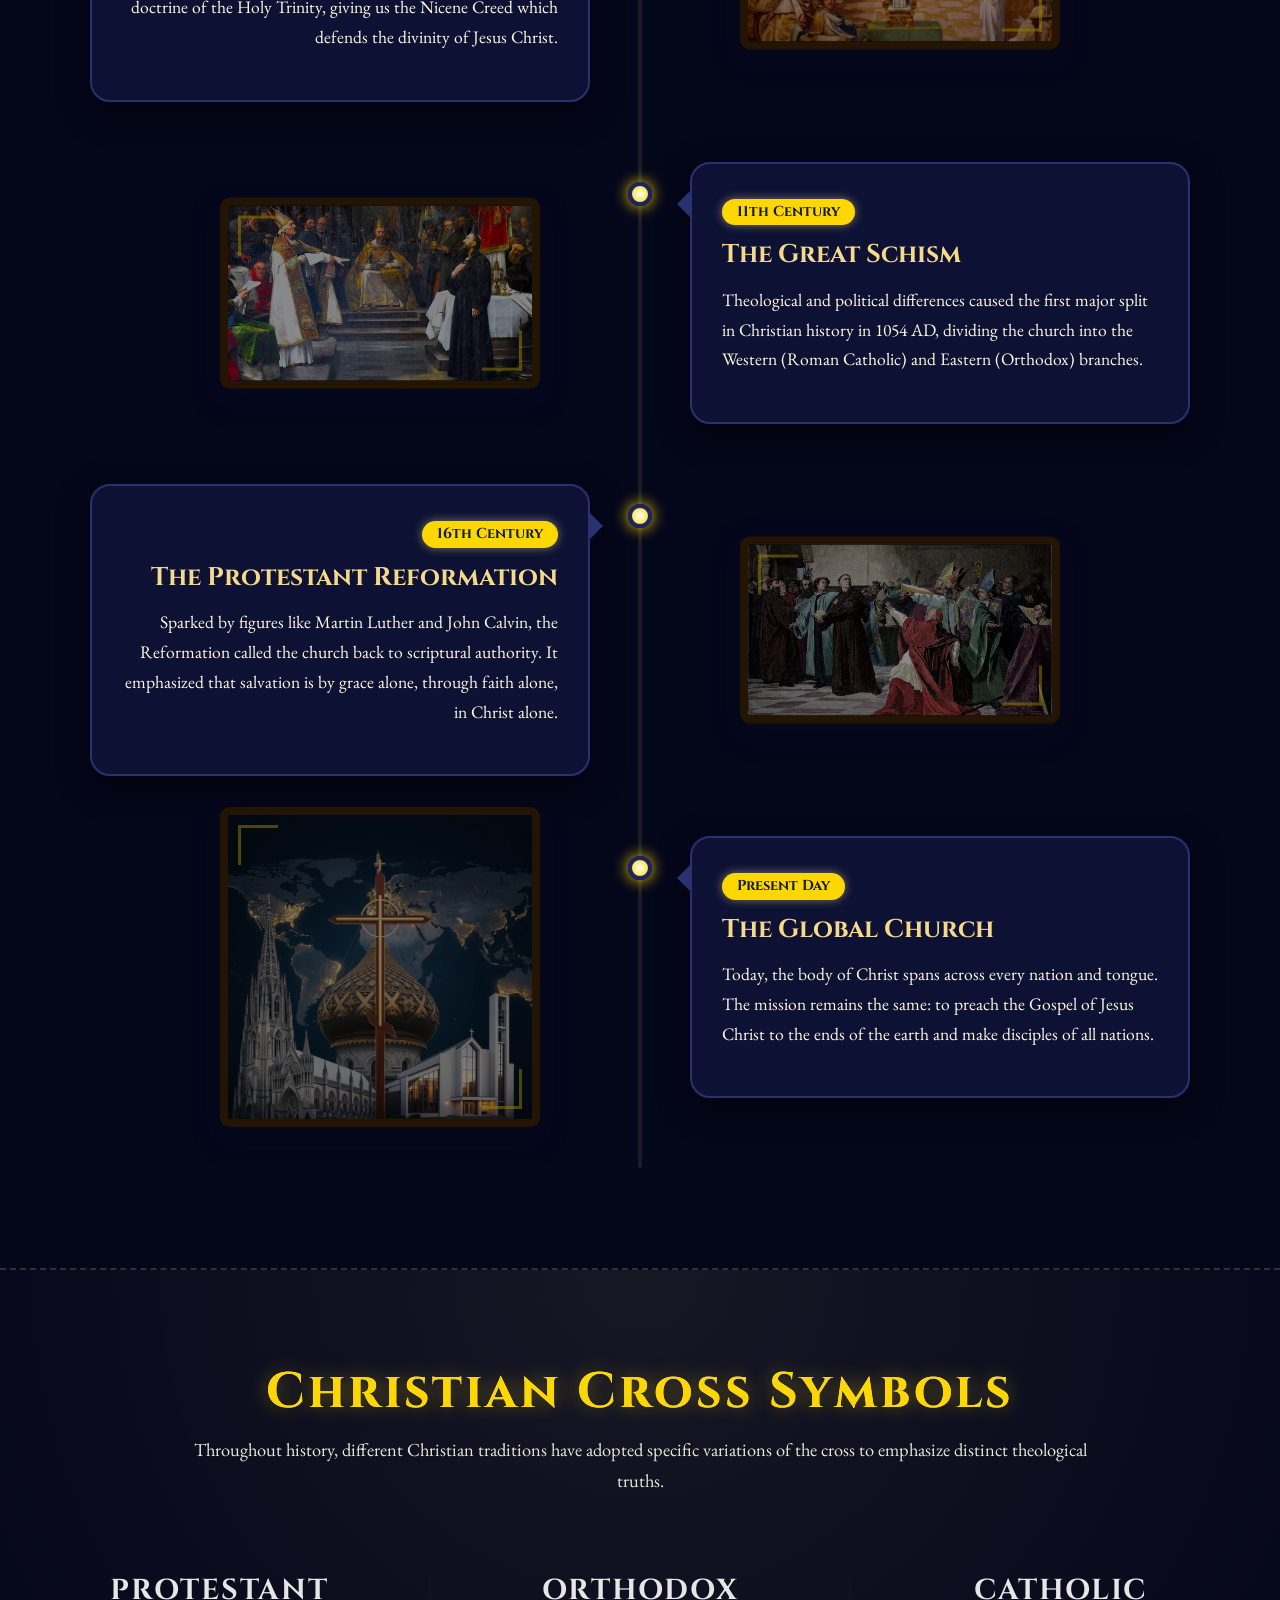
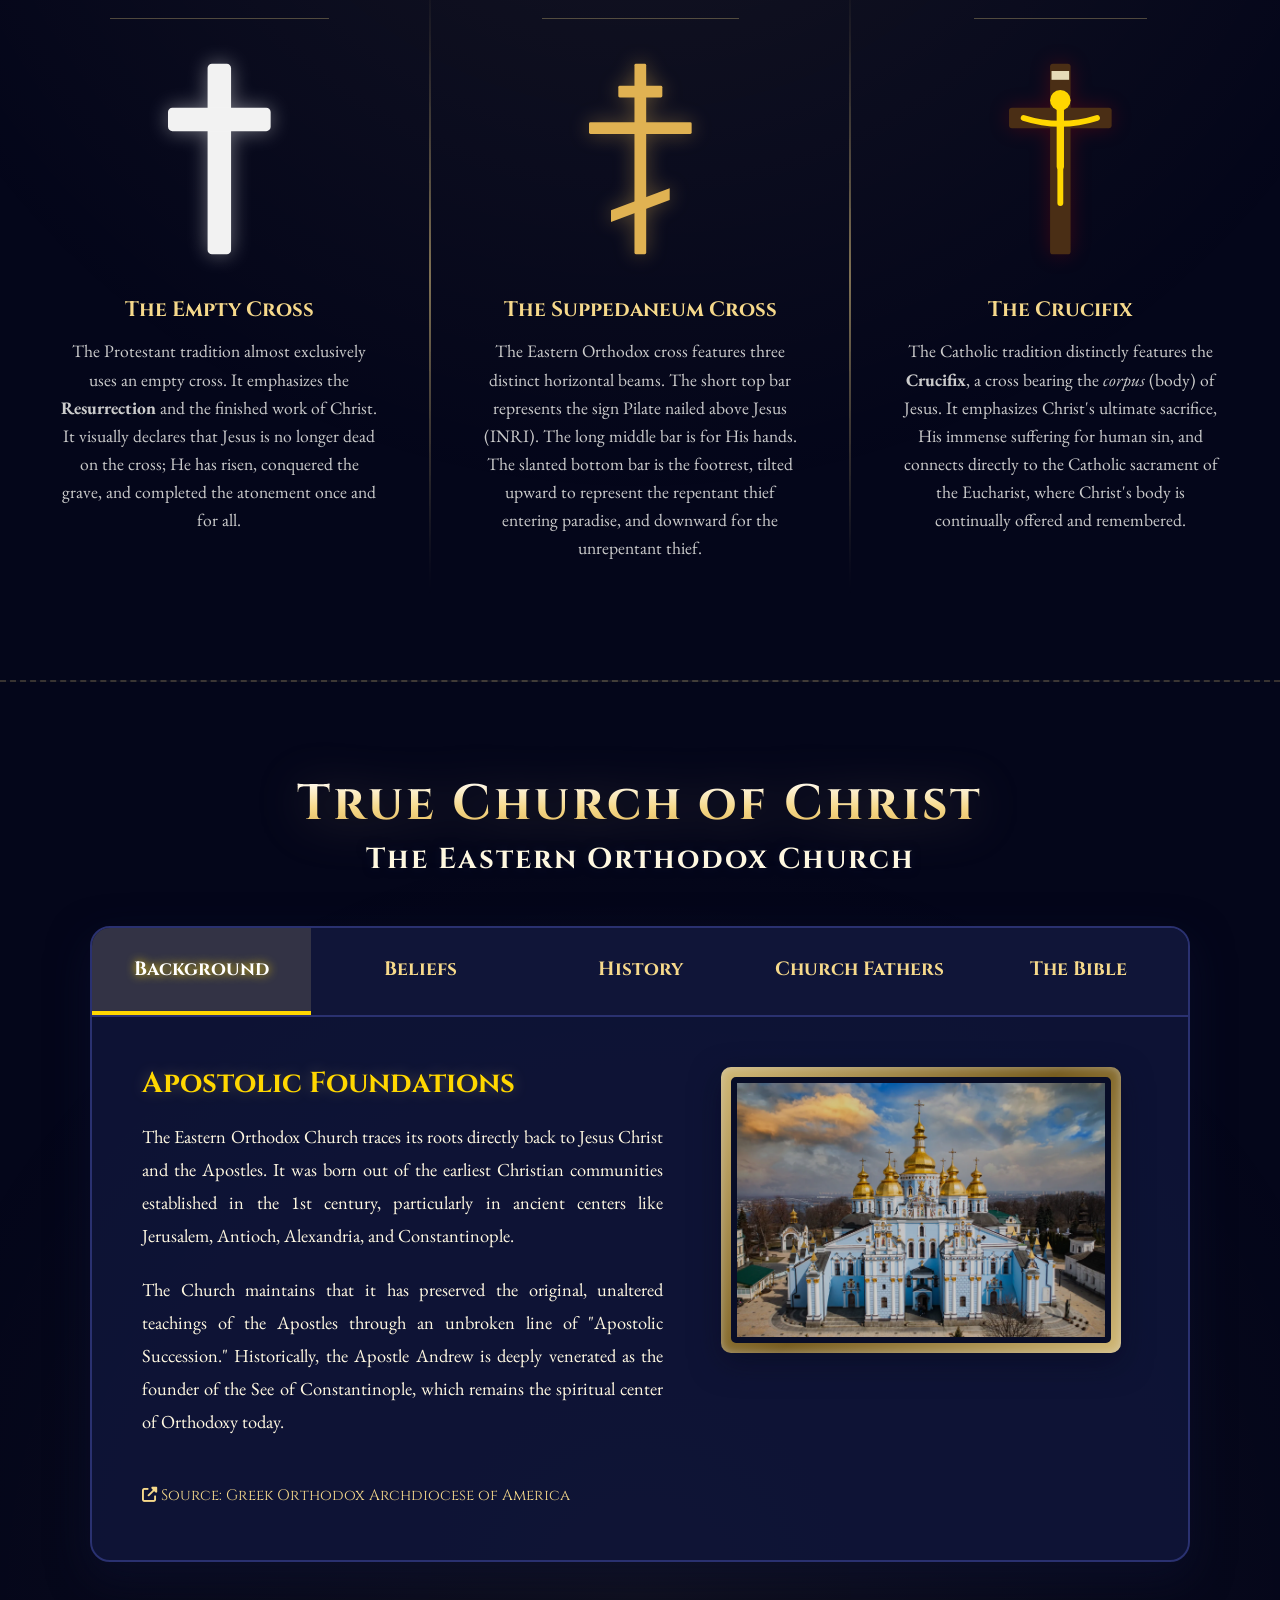
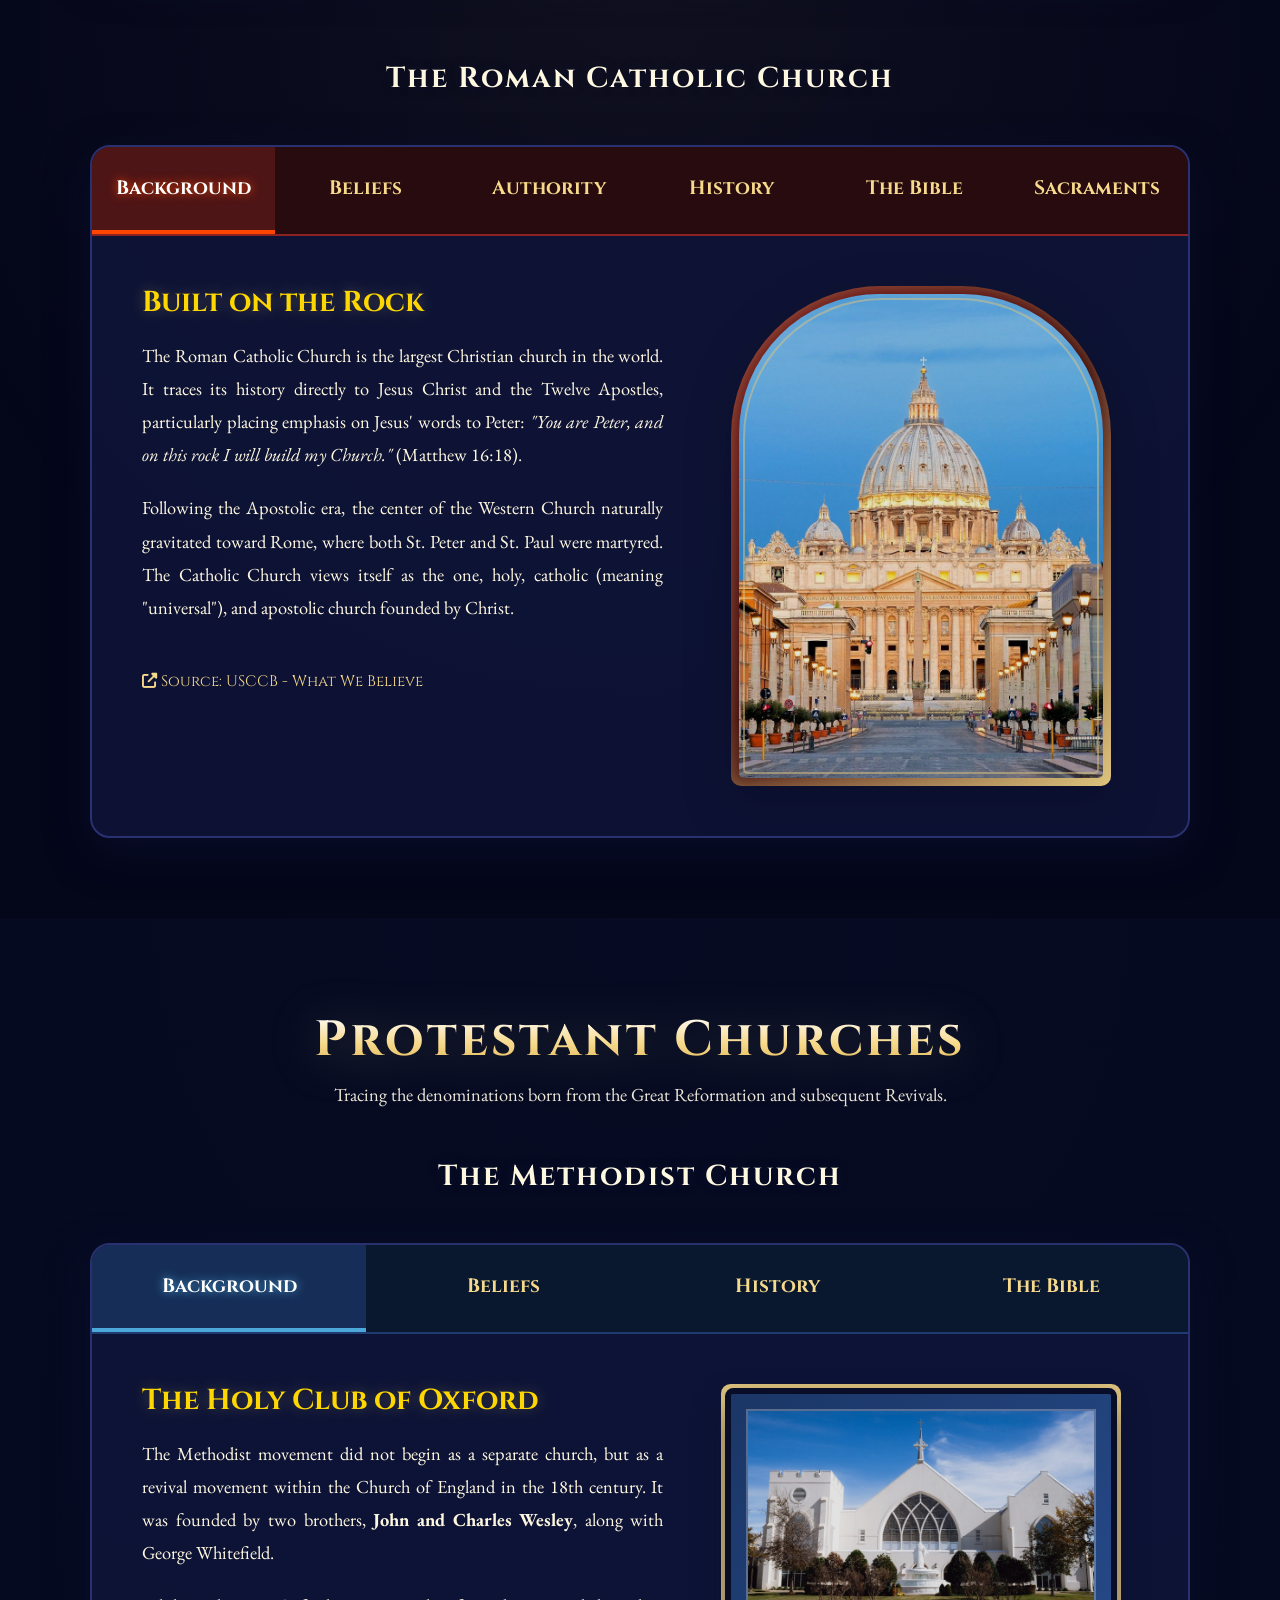
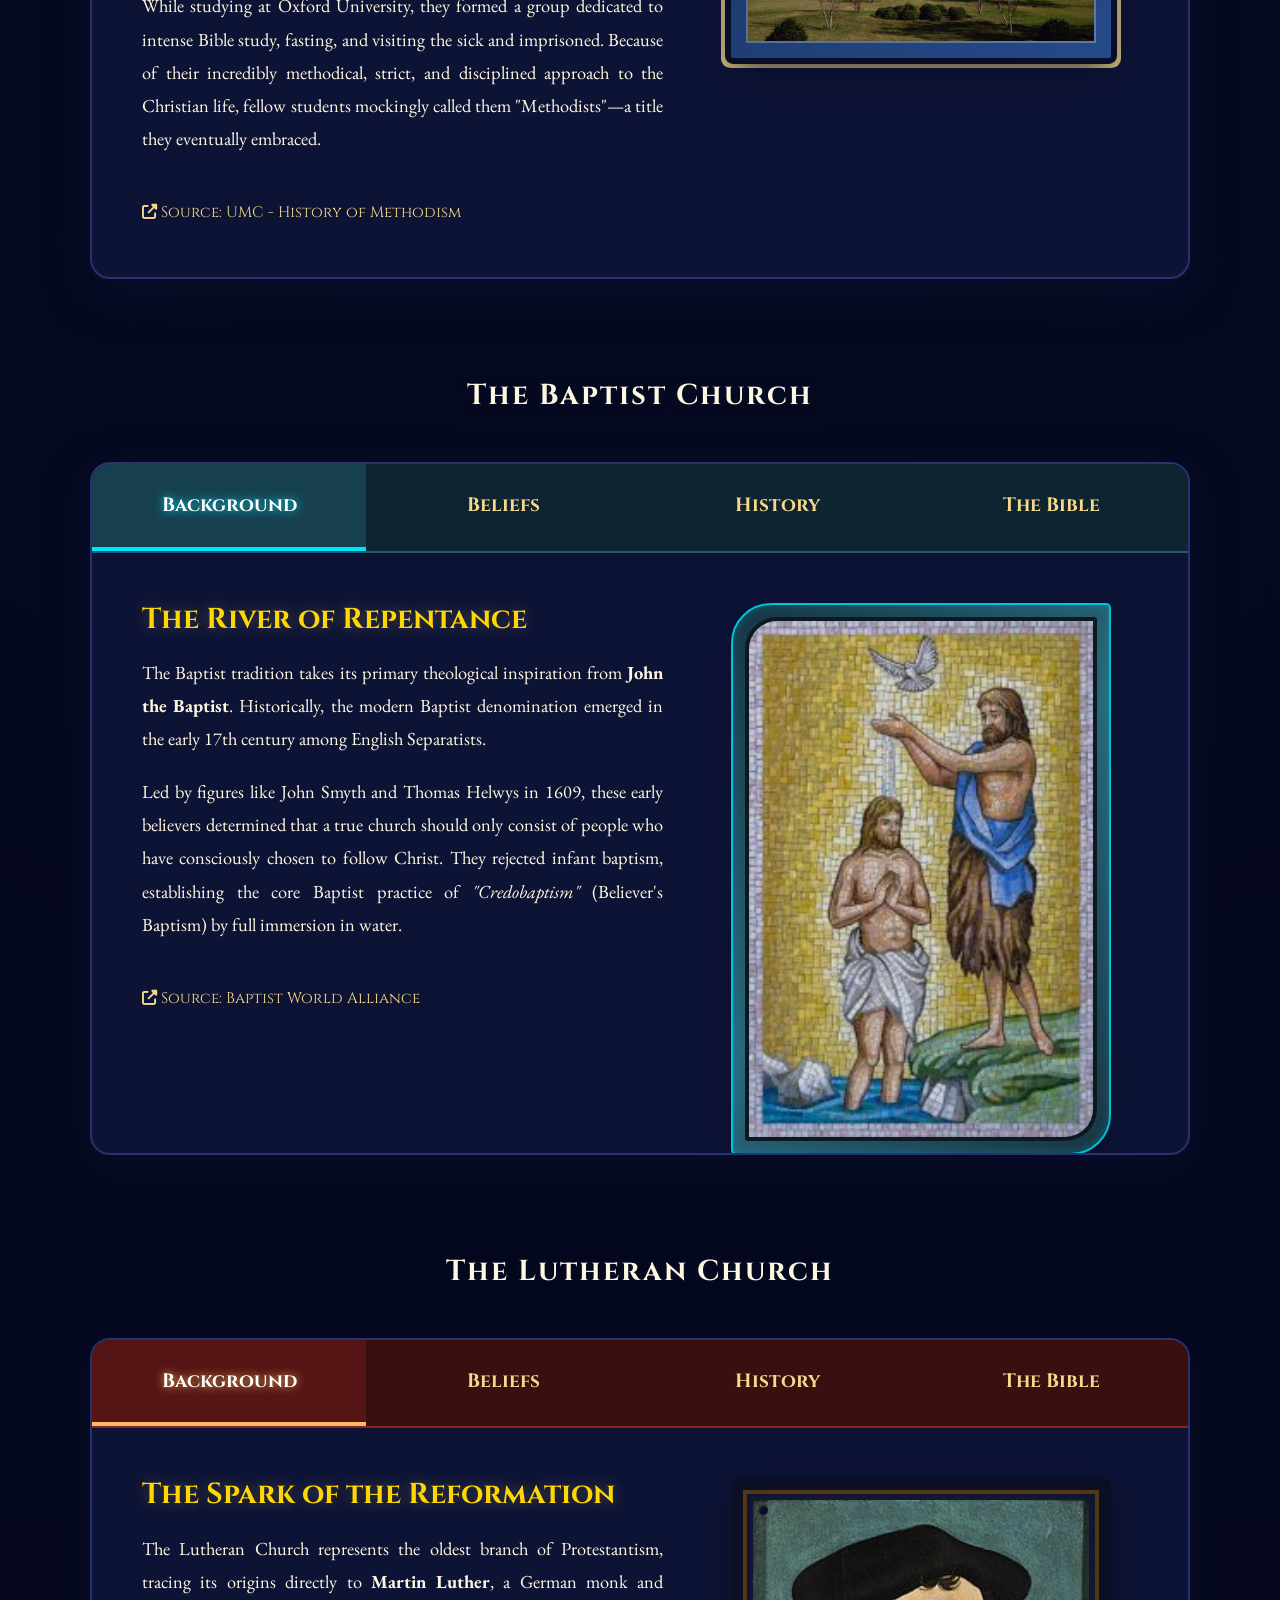
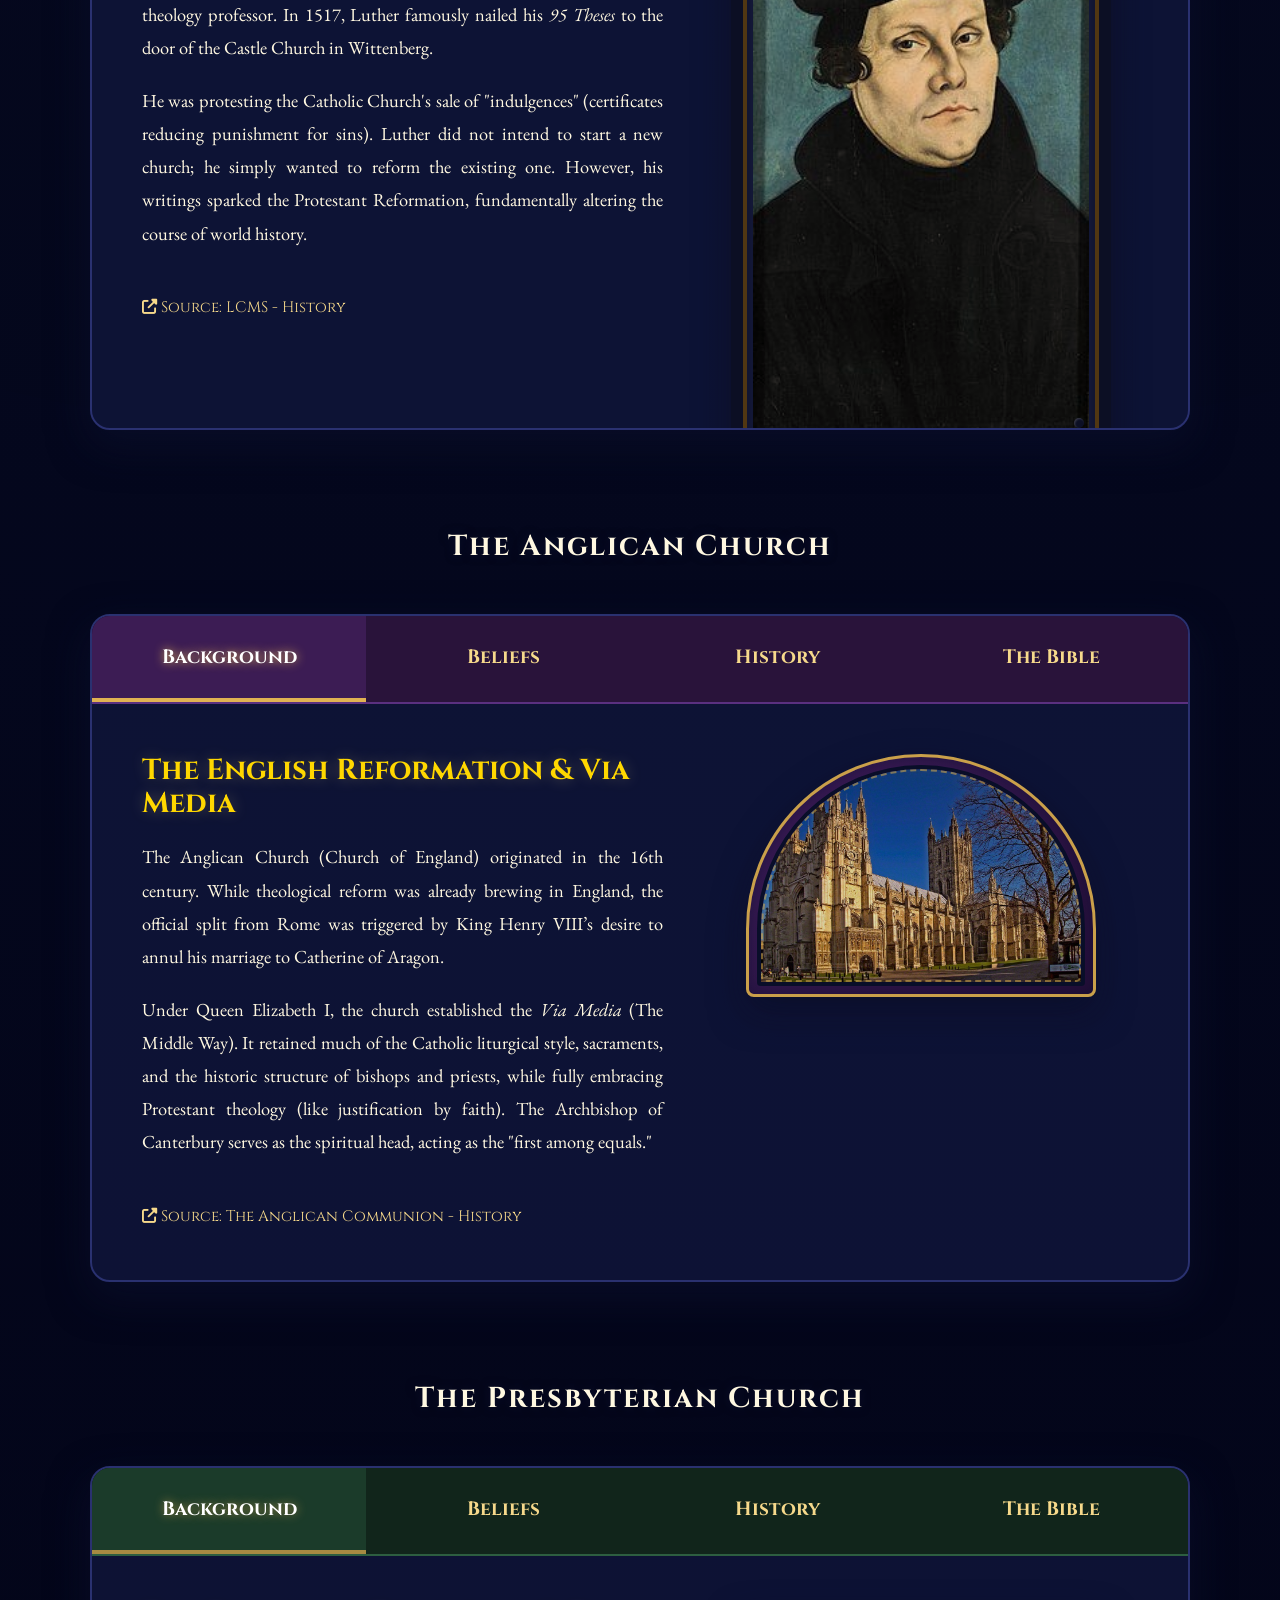
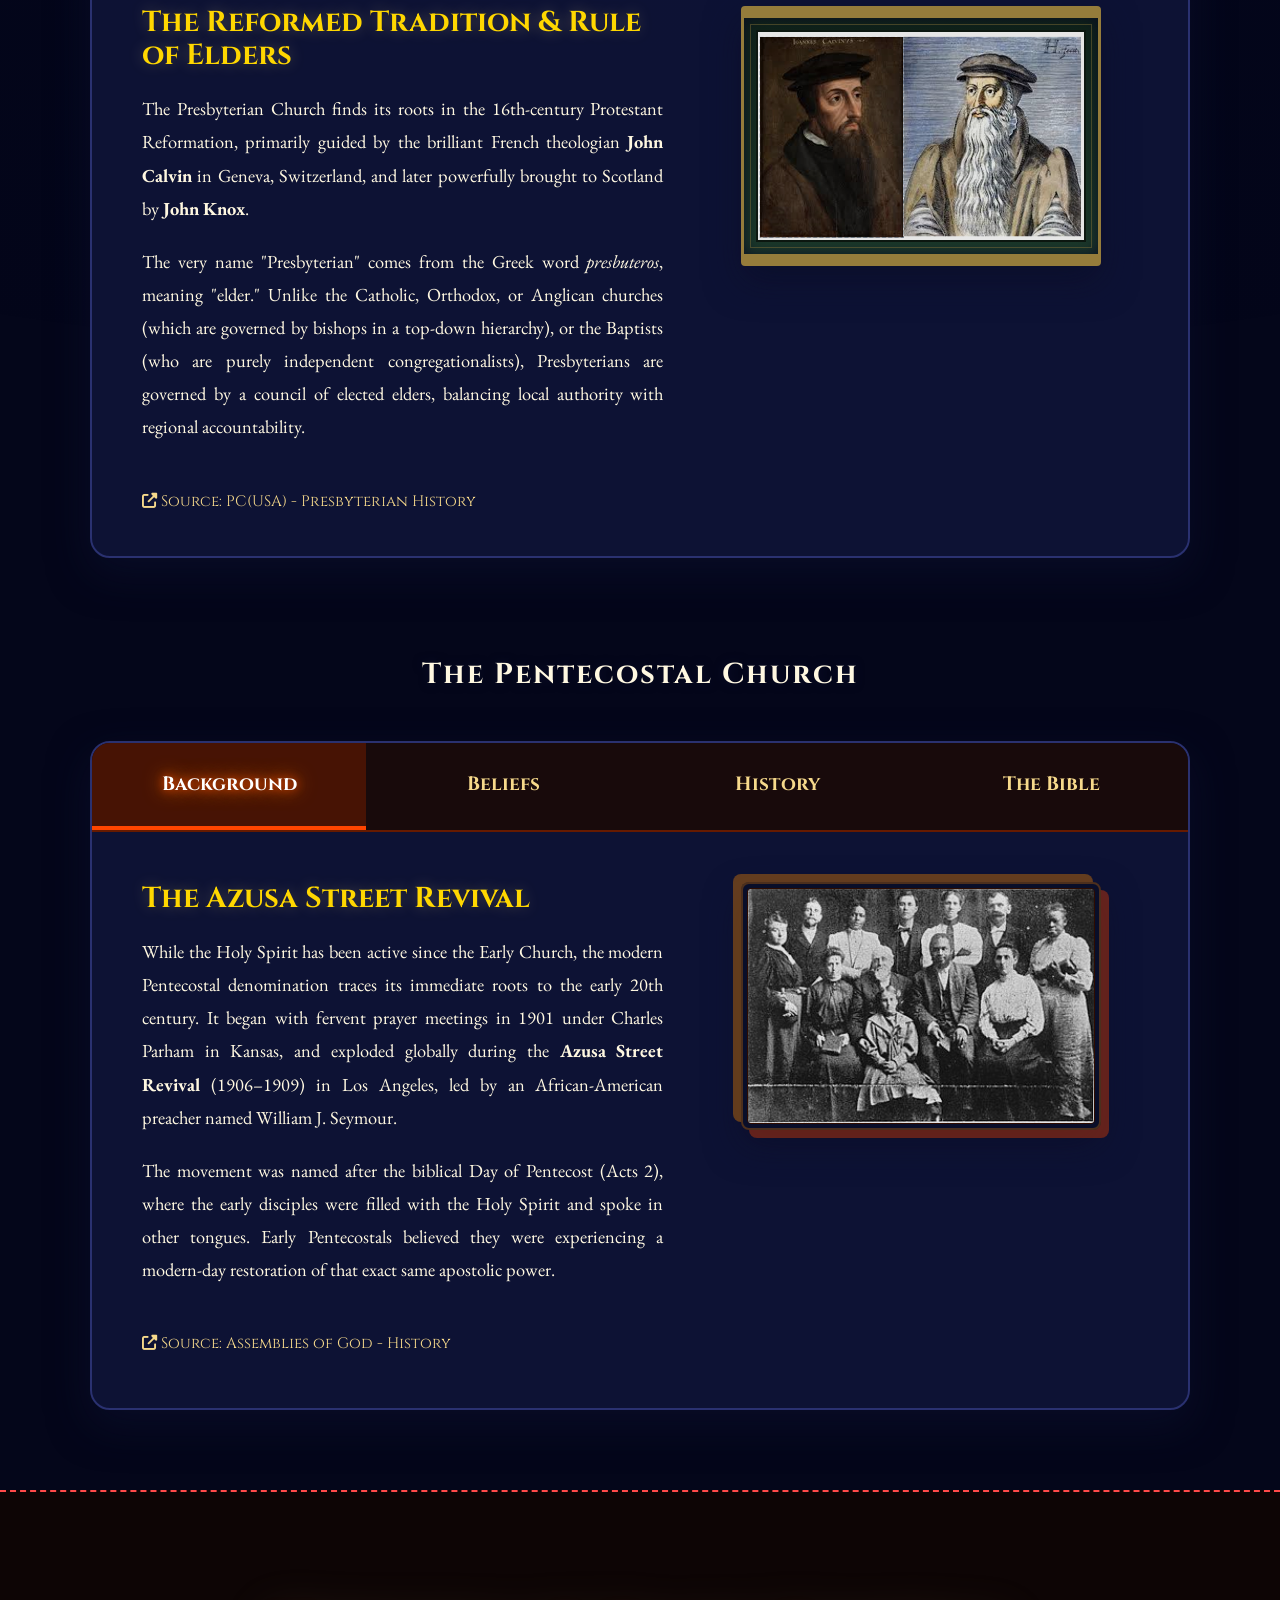
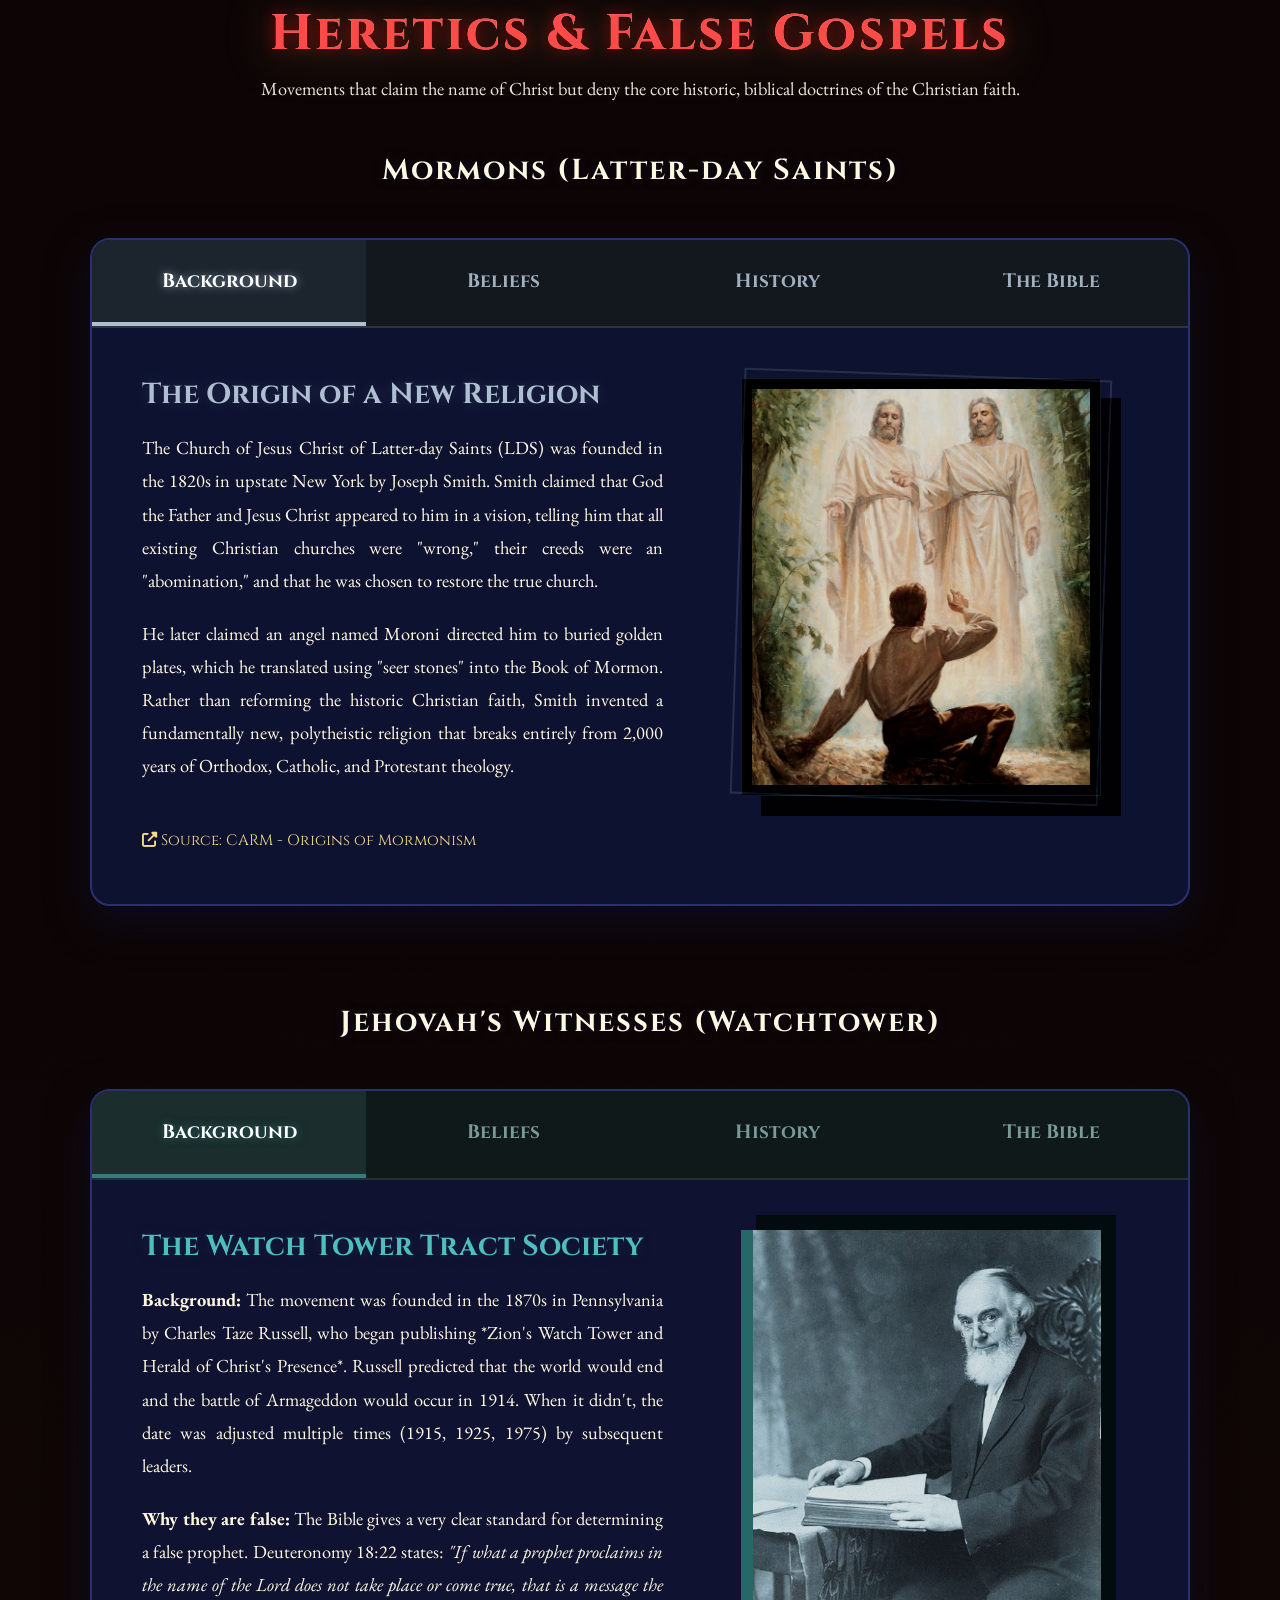
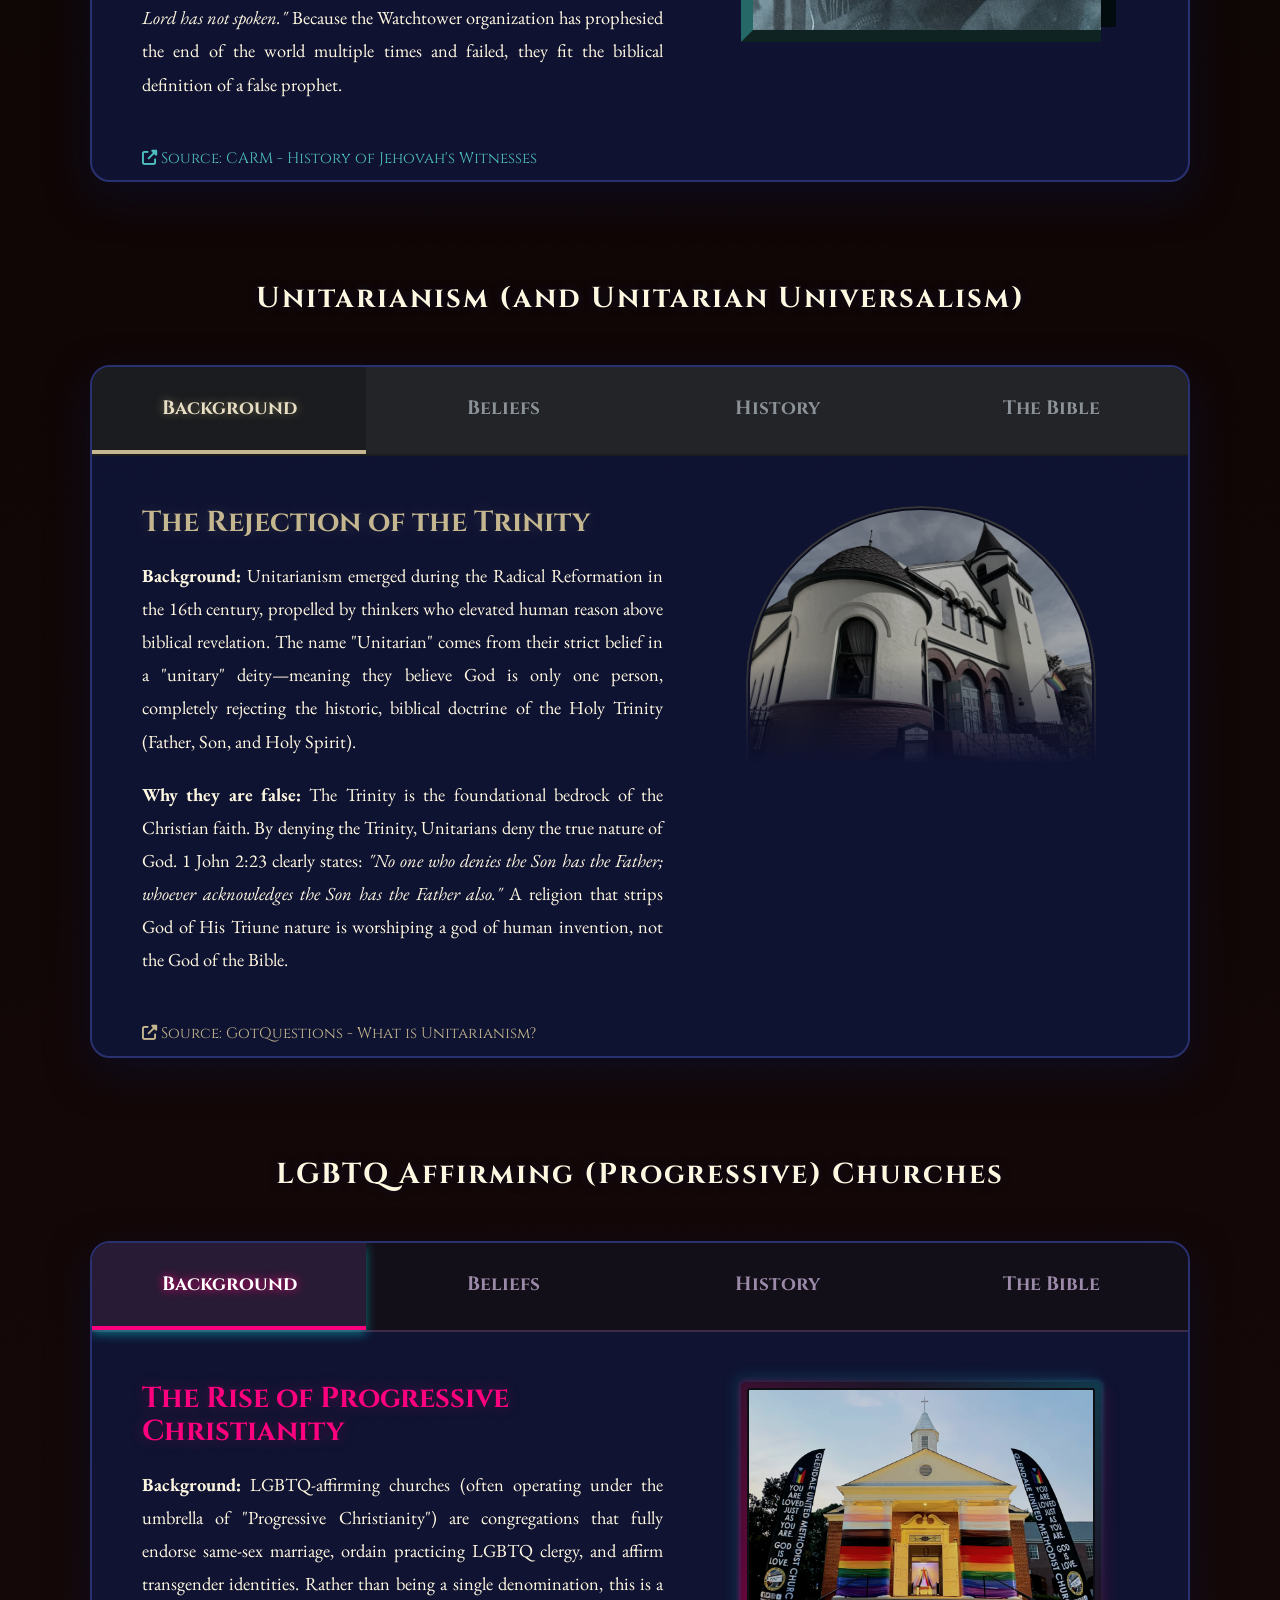
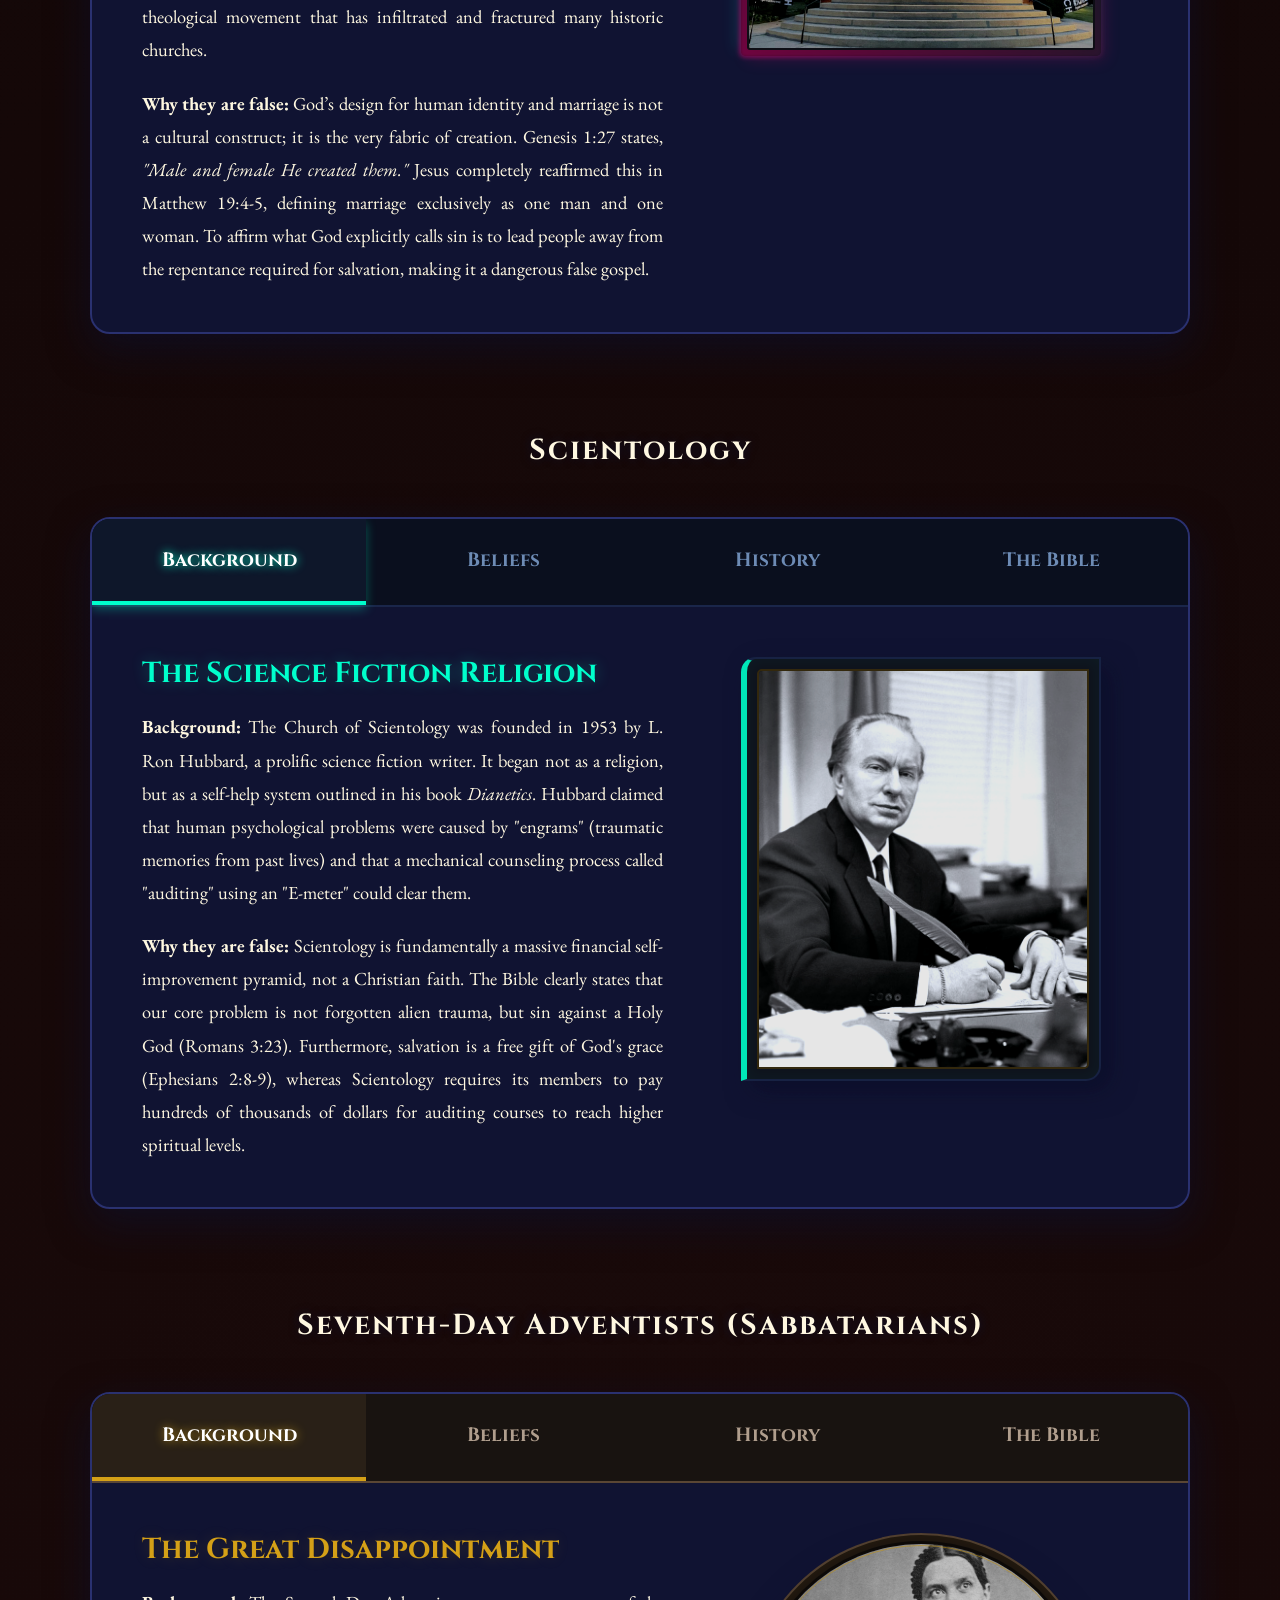
<file: church.html>
<!DOCTYPE html>
<html lang="en">
<head>
    <meta charset="UTF-8">
    <title>Church History - Jesus Christ The Truth</title>
    <meta name="viewport" content="width=device-width, initial-scale=1.0, viewport-fit=cover">
    <meta name="theme-color" content="#090f2e">
    <link rel="icon" href="static/image/jesusLogo.png">
    <link rel="preconnect" href="https://fonts.googleapis.com">
    <link rel="preconnect" href="https://fonts.gstatic.com" crossorigin>
    <link href="https://fonts.googleapis.com/css2?family=Cinzel:wght@400;600;700;900&family=Cormorant+Garamond:ital,wght@0,500;0,700;1,500&family=EB+Garamond:ital,wght@0,400;0,500;1,400&display=swap" rel="stylesheet">
    <link rel="stylesheet" href="static/vendor/fontawesome/css/all.min.css">
    <link rel="stylesheet" href="static/css/theme.css">
    <link rel="stylesheet" href="static/css/church.css">
</head>
<body data-page="church" data-auth="none">
<main>

    <!-- NAVBAR -->
    <section class="hero">
    <div class="hero-halo"></div>
    <div class="hero-container hero-enter">
        <div class="hero-cross"></div>
        <h1 class="main-title">
            Church History
            <span class="cross-effect"></span>
            <span class="cross-wings"></span>
        </h1>

        <p class="description">
            Tracing the roots of the Christian faith from the Cross to the modern day.
        </p>
    </div>
</section>

    <section class="timeline-section">
    <div class="timeline-container">
        
        <div class="timeline-line"></div>
        <div class="timeline-line-fill" id="timeline-fill"></div>

        <div class="timeline-item left">
            <div class="timeline-dot"></div>
            <div class="timeline-content-wrapper">
                <div class="timeline-box">
                    <h4 class="century-tag">1st Century</h4>
                    <h3>The Apostolic Age</h3>
                    <p>Following the resurrection and ascension of Jesus Christ, the Holy Spirit descended at Pentecost. The Apostles, led by Peter and later Paul, began spreading the Gospel beyond Jerusalem to the Gentile world, establishing the very first churches.</p>
                </div>
                <div class="timeline-image">
                    <div class="square-frame"><img src="static/image/1st_century.jpg" alt="1st Century Apostolic Age"></div>
                </div>
            </div>
        </div>

        <div class="timeline-item right">
            <div class="timeline-dot"></div>
            <div class="timeline-content-wrapper reverse">
                <div class="timeline-box">
                    <h4 class="century-tag">2nd - 3rd Century</h4>
                    <h3>The Age of Martyrs</h3>
                    <p>The early church faced fierce persecution under the Roman Empire. Despite the threat of death in arenas, the faith grew rapidly. Early Church Fathers and Apologists arose to defend the true Gospel against heresies.</p>
                </div>
                <div class="timeline-image">
                    <div class="square-frame"><img src="static/image/martyrs.jpg" alt="Age of Martyrs"></div>
                </div>
            </div>
        </div>

        <div class="timeline-item left">
            <div class="timeline-dot"></div>
            <div class="timeline-content-wrapper">
                <div class="timeline-box">
                    <h4 class="century-tag">4th Century</h4>
                    <h3>The Imperial Church</h3>
                    <p>Emperor Constantine legalized Christianity in 313 AD. The Council of Nicaea (325 AD) was convened to formalize the doctrine of the Holy Trinity, giving us the Nicene Creed which defends the divinity of Jesus Christ.</p>
                </div>
                <div class="timeline-image">
                    <div class="square-frame"><img src="static/image/nicaea.jpg" alt="Council of Nicaea"></div>
                </div>
            </div>
        </div>

        <div class="timeline-item right">
            <div class="timeline-dot"></div>
            <div class="timeline-content-wrapper reverse">
                <div class="timeline-box">
                    <h4 class="century-tag">11th Century</h4>
                    <h3>The Great Schism</h3>
                    <p>Theological and political differences caused the first major split in Christian history in 1054 AD, dividing the church into the Western (Roman Catholic) and Eastern (Orthodox) branches.</p>
                </div>
                <div class="timeline-image">
                    <div class="square-frame"><img src="static/image/schism.jpg" alt="The Great Schism"></div>
                </div>
            </div>
        </div>

        <div class="timeline-item left">
            <div class="timeline-dot"></div>
            <div class="timeline-content-wrapper">
                <div class="timeline-box">
                    <h4 class="century-tag">16th Century</h4>
                    <h3>The Protestant Reformation</h3>
                    <p>Sparked by figures like Martin Luther and John Calvin, the Reformation called the church back to scriptural authority. It emphasized that salvation is by grace alone, through faith alone, in Christ alone.</p>
                </div>
                <div class="timeline-image">
                    <div class="square-frame"><img src="static/image/reformation.jpg" alt="Protestant Reformation"></div>
                </div>
            </div>
        </div>

        <div class="timeline-item right">
            <div class="timeline-dot"></div>
            <div class="timeline-content-wrapper reverse">
                <div class="timeline-box">
                    <h4 class="century-tag">Present Day</h4>
                    <h3>The Global Church</h3>
                    <p>Today, the body of Christ spans across every nation and tongue. The mission remains the same: to preach the Gospel of Jesus Christ to the ends of the earth and make disciples of all nations.</p>
                </div>
                <div class="timeline-image">
                    <div class="square-frame"><img src="static/image/global_church.jpg" alt="The Global Church"></div>
                </div>
            </div>
        </div>
    </div>
</section>

<section class="cross-symbols-section">
    <div class="hero-container" style="padding-bottom: 40px; text-align: center;">
        <h2 class="gospel-title church-reveal" style="color: #ffd700; text-shadow: 0 0 20px rgba(255, 215, 0, 0.4);">Christian Cross Symbols</h2>
        <p class="description church-reveal" style="transition-delay: 0.1s;">Throughout history, different Christian traditions have adopted specific variations of the cross to emphasize distinct theological truths.</p>
    </div>

    <div class="cross-grid">
            
        <div class="cross-col church-reveal" style="transition-delay: 0.2s;">
            <h3 class="cross-title">Protestant</h3>
            <div class="cross-visual">
                <svg viewBox="0 0 100 150" class="cross-svg protestant-cross">
                    <rect x="42" y="10" width="16" height="130" rx="3" fill="currentColor"/>
                    <rect x="15" y="40" width="70" height="16" rx="3" fill="currentColor"/>
                </svg>
            </div>
            <div class="cross-details">
                <h4>The Empty Cross</h4>
                <p>The Protestant tradition almost exclusively uses an empty cross. It emphasizes the <strong>Resurrection</strong> and the finished work of Christ. It visually declares that Jesus is no longer dead on the cross; He has risen, conquered the grave, and completed the atonement once and for all.</p>
            </div>
        </div>

        <div class="cross-divider church-reveal" style="transition-delay: 0.3s;"></div>

        <div class="cross-col church-reveal" style="transition-delay: 0.4s;">
            <h3 class="cross-title">Orthodox</h3>
            <div class="cross-visual">
                <svg viewBox="0 0 100 150" class="cross-svg orthodox-cross">
                    <rect x="46" y="10" width="8" height="130" rx="1" fill="currentColor"/>
                    <rect x="35" y="25" width="30" height="8" rx="1" fill="currentColor"/>
                    <rect x="15" y="50" width="70" height="8" rx="1" fill="currentColor"/>
                    <polygon points="30,110 70,95 70,103 30,118" fill="currentColor"/>
                </svg>
            </div>
            <div class="cross-details">
                <h4>The Suppedaneum Cross</h4>
                <p>The Eastern Orthodox cross features three distinct horizontal beams. The short top bar represents the sign Pilate nailed above Jesus (INRI). The long middle bar is for His hands. The slanted bottom bar is the footrest, tilted upward to represent the repentant thief entering paradise, and downward for the unrepentant thief.</p>
            </div>
        </div>

        <div class="cross-divider church-reveal" style="transition-delay: 0.5s;"></div>

        <div class="cross-col church-reveal" style="transition-delay: 0.6s;">
            <h3 class="cross-title">Catholic</h3>
            <div class="cross-visual">
                <svg viewBox="0 0 100 150" class="cross-svg catholic-cross">
                    <rect x="43" y="10" width="14" height="130" rx="2" fill="#4a2e15"/>
                    <rect x="15" y="40" width="70" height="14" rx="2" fill="#4a2e15"/>
                    <circle cx="50" cy="35" r="7" fill="gold"/> <path d="M 25 47 Q 50 55 75 47" stroke="gold" stroke-width="4" stroke-linecap="round" fill="none"/> <path d="M 50 42 L 50 80" stroke="gold" stroke-width="5" stroke-linecap="round"/> <path d="M 50 80 L 50 105" stroke="gold" stroke-width="4" stroke-linecap="round"/> <rect x="44" y="15" width="12" height="6" fill="#e6dbb8"/>
                </svg>
            </div>
            <div class="cross-details">
                <h4>The Crucifix</h4>
                <p>The Catholic tradition distinctly features the <strong>Crucifix</strong>, a cross bearing the <em>corpus</em> (body) of Jesus. It emphasizes Christ's ultimate sacrifice, His immense suffering for human sin, and connects directly to the Catholic sacrament of the Eucharist, where Christ's body is continually offered and remembered.</p>
            </div>
        </div>
    </div>
</section>

<section class="true-church-section">
    <h2 class="gospel-title" style="text-align: center; margin-bottom: 10px;">True Church of Christ</h2>
    <h3 class="church-subtitle">The Eastern Orthodox Church</h3>

    <div class="church-tabs-container church-reveal">
        
        <div class="tab-buttons">
            <button class="tab-btn active" data-tab="ortho-bg">Background</button>
            <button class="tab-btn" data-tab="ortho-beliefs">Beliefs</button>
            <button class="tab-btn" data-tab="ortho-history">History</button>
            <button class="tab-btn" data-tab="ortho-fathers">Church Fathers</button>
            <button class="tab-btn" data-tab="ortho-bible">The Bible</button>
        </div>

        <div class="tab-content scrollable-tab active" id="ortho-bg">
            <div class="tab-text">
                <h3>Apostolic Foundations</h3>
                <p>The Eastern Orthodox Church traces its roots directly back to Jesus Christ and the Apostles. It was born out of the earliest Christian communities established in the 1st century, particularly in ancient centers like Jerusalem, Antioch, Alexandria, and Constantinople.</p>
                <p>The Church maintains that it has preserved the original, unaltered teachings of the Apostles through an unbroken line of "Apostolic Succession." Historically, the Apostle Andrew is deeply venerated as the founder of the See of Constantinople, which remains the spiritual center of Orthodoxy today.</p>
                <a href="https://www.goarch.org/-/the-orthodox-church-an-introduction" target="_blank" class="source-link"><i class="fas fa-external-link-alt"></i> Source: Greek Orthodox Archdiocese of America</a>
            </div>
            <div class="tab-image">
                <div class="ornate-frame"><img src="static/image/orthodox_bg.jpg" alt="Orthodox Apostles"></div>
            </div>
        </div>

        <div class="tab-content scrollable-tab" id="ortho-beliefs">
            <div class="tab-text">
                <h3>Mysticism and The Holy Trinity</h3>
                <p>Orthodox theology places a massive emphasis on the Holy Trinity and the mystery of the Incarnation. They believe deeply in <em>Theosis</em>—the lifelong process of becoming increasingly united with God through grace.</p>
                <p>Worship is highly liturgical, engaging all the senses with incense, chanting, and sacred art. Icons (holy paintings of Christ and the saints) are venerated not as idols, but as "windows into heaven," helping believers connect visually and spiritually with the divine reality.</p>
                <a href="https://www.oca.org/orthodoxy/the-orthodox-faith/doctrine-scripture" target="_blank" class="source-link"><i class="fas fa-external-link-alt"></i> Source: Orthodox Church in America (OCA)</a>
            </div>
            <div class="tab-image">
                <div class="ornate-frame"><img src="static/image/orthodox_beliefs.jpg" alt="Orthodox Icons"></div>
            </div>
        </div>

        <div class="tab-content scrollable-tab" id="ortho-history">
            <div class="tab-text">
                <h3>A Global Expansion</h3>
                <p>From the 1st century to the 11th century, the Eastern and Western churches were united. Following the Great Schism of 1054, the Orthodox Church maintained its distinct Eastern identity. </p>
                <p>Missionaries like Cyril and Methodius spread the faith from the Mediterranean deep into Eastern Europe and the Slavic nations, inventing the Cyrillic alphabet to translate the Bible. Today, despite surviving centuries of Ottoman rule and Soviet persecution, the Orthodox Church has spread across every continent, with over 220 million members globally.</p>
                <a href="https://orthodoxwiki.org/index.php?title=Special:Search&search=History+of+the+Orthodox+Church" target="_blank" class="source-link"><i class="fas fa-external-link-alt"></i> Source: OrthodoxWiki History</a>
            </div>
            <div class="tab-image">
                <div class="ornate-frame"><img src="static/image/orthodox_history.jpg" alt="Orthodox History"></div>
            </div>
        </div>

        <div class="tab-content scrollable-tab" id="ortho-fathers">
            <div class="tab-text">
                <h3>Guardians & Martyrs of Holy Tradition</h3>
                <p>The Eastern Orthodox Church places profound importance on the Early Church Fathers and Martyrs who defended the faith against early heresies with their theology and their blood.</p>
                
                <div class="saint-block">
                    <div class="saint-info">
                        <h4>St. Ignatius of Antioch (Martyr)</h4>
                        <p>A disciple of the Apostle John, Ignatius was the third bishop of Antioch. When sentenced to death in Rome (c. 108 AD), he wrote seven monumental epistles defining early church structure. He passionately embraced his martyrdom, famously writing, <em>"I am the wheat of God, and let me be ground by the teeth of the wild beasts, that I may be found the pure bread of Christ."</em></p>
                    </div>
                    <div class="saint-img-frame"><img src="static/image/ignatius.jpg" alt="St Ignatius"></div>
                </div>

                <div class="saint-block">
                    <div class="saint-info">
                        <h4>St. John Chrysostom</h4>
                        <p>Known as the "Golden-Mouthed" for his incredibly eloquent preaching, he was the Archbishop of Constantinople. He lived a strict ascetic lifestyle, giving his wealth to the poor, and fiercely condemned the corruption of the wealthy elite and the royal court, which ultimately led to his tragic exile and death. His Divine Liturgy is still celebrated in the Orthodox Church every Sunday.</p>
                    </div>
                    <div class="saint-img-frame"><img src="static/image/chrysostom.jpg" alt="St John Chrysostom"></div>
                </div>

                <div class="saint-block">
                    <div class="saint-info">
                        <h4>St. George the Great Martyr</h4>
                        <p>A high-ranking soldier in the Roman army under Emperor Diocletian. When the Emperor ordered the systematic persecution of Christians, George boldly declared his faith. Despite enduring horrific tortures, he refused to sacrifice to pagan idols and was beheaded in 303 AD. His unwavering faith led to the conversion of many, including the Empress Alexandra.</p>
                    </div>
                    <div class="saint-img-frame"><img src="static/image/st_george.jpg" alt="St George"></div>
                </div>

                <a href="https://www.oca.org/orthodoxy/the-orthodox-faith/doctrine-scripture/sources-of-christian-doctrine/the-fathers" target="_blank" class="source-link"><i class="fas fa-external-link-alt"></i> Source: OCA - The Fathers of the Church</a>
            </div>
        </div>

        <div class="tab-content scrollable-tab" id="ortho-bible">
            <div class="tab-text">
                <h3>The Orthodox Canon & Deuterocanonicals</h3>
                <p>The Orthodox Church uses the oldest translation of the Old Testament, the Greek Septuagint. Because of this, the Orthodox Bible contains up to 76 or 78 books. It includes several historical and wisdom books (often called Apocrypha by Protestants) that were highly valued by the early Christians:</p>
                
                <ul class="bible-books-list">
                    <li><strong>Tobit:</strong> A profound story of faith, angelology (featuring the Archangel Raphael), and divine providence.</li>
                    <li><strong>Judith:</strong> A gripping historical tale of a faithful Jewish widow saving her people from an invading Assyrian army.</li>
                    <li><strong>1 and 2 Maccabees:</strong> Historical accounts of the Jewish revolt against the Seleucid empire, detailing the origin of Hanukkah and early beliefs in praying for the departed.</li>
                    <li><strong>Wisdom of Solomon:</strong> A beautiful book of wisdom literature pointing toward the coming of the righteous suffering servant.</li>
                    <li><strong>Sirach (Ecclesiasticus):</strong> A comprehensive collection of ethical teachings and practical wisdom for daily living.</li>
                    <li><strong>Baruch (incl. Letter of Jeremiah):</strong> Prophetic writings dealing with the theology of exile and repentance.</li>
                    <li><strong>1 Esdras:</strong> A historical book related to the events of Ezra and Nehemiah.</li>
                    <li><strong>Prayer of Manasseh:</strong> A deeply moving penitential prayer of repentance.</li>
                    <li><strong>Psalm 151:</strong> An additional short psalm attributed to David after he defeated Goliath.</li>
                    <li><strong>3 Maccabees:</strong> A story set before the events of 1 and 2 Maccabees concerning the Jews in Egypt.</li>
                    <li><strong>Additions to Esther and Daniel:</strong> Contains the stories of Susanna, Bel and the Dragon, and the Song of the Three Holy Children.</li>
                </ul>

                <a href="https://www.oca.org/questions/scripture/canon-of-scripture" target="_blank" class="source-link"><i class="fas fa-external-link-alt"></i> Source: OCA - Canon of Scripture</a>
            </div>
            <div class="tab-image">
                <div class="ornate-frame"><img src="static/image/orthodox_bible.jpg" alt="Orthodox Bible"></div>
            </div>
        </div>
    </div>

    <h3 class="church-subtitle" style="margin-top: 100px;">The Roman Catholic Church</h3>

    <div class="church-tabs-container catholic-theme church-reveal">
        
        <div class="tab-buttons">
            <button class="tab-btn active" data-tab="cath-bg">Background</button>
            <button class="tab-btn" data-tab="cath-beliefs">Beliefs</button>
            <button class="tab-btn" data-tab="cath-authority">Authority</button>
            <button class="tab-btn" data-tab="cath-history">History</button>
            <button class="tab-btn" data-tab="cath-bible">The Bible</button>
            <button class="tab-btn" data-tab="cath-sacraments">Sacraments</button>
        </div>

        <div class="tab-content scrollable-tab active" id="cath-bg">
            <div class="tab-text">
                <h3>Built on the Rock</h3>
                <p>The Roman Catholic Church is the largest Christian church in the world. It traces its history directly to Jesus Christ and the Twelve Apostles, particularly placing emphasis on Jesus' words to Peter: <em>"You are Peter, and on this rock I will build my Church."</em> (Matthew 16:18).</p>
                <p>Following the Apostolic era, the center of the Western Church naturally gravitated toward Rome, where both St. Peter and St. Paul were martyred. The Catholic Church views itself as the one, holy, catholic (meaning "universal"), and apostolic church founded by Christ.</p>
                <a href="https://www.usccb.org/beliefs-and-teachings/what-we-believe" target="_blank" class="source-link"><i class="fas fa-external-link-alt"></i> Source: USCCB - What We Believe</a>
            </div>
            <div class="tab-image">
                <div class="gothic-frame"><img src="static/image/catholic_bg.jpg" alt="St. Peter's Basilica"></div>
            </div>
        </div>

        <div class="tab-content scrollable-tab" id="cath-beliefs">
            <div class="tab-text">
                <h3>Faith, Reason, and Grace</h3>
                <p>Catholic theology emphasizes the harmonious relationship between faith and reason. At its core is the belief in the Holy Trinity, the Incarnation, and the Resurrection. Salvation is viewed as a gift of grace from God, which is received through faith and lived out through acts of love and charity.</p>
                <p>The Church strongly believes in the "Communion of Saints"—the spiritual solidarity connecting the faithful on earth, the souls in Purgatory being purified, and the saints in Heaven. Mary, the Mother of God, holds a place of supreme honor as the greatest of the saints and the spiritual mother of all Christians.</p>
                <a href="https://www.vatican.va/archive/ENG0015/_INDEX.HTM" target="_blank" class="source-link"><i class="fas fa-external-link-alt"></i> Source: The Catechism of the Catholic Church</a>
            </div>
            <div class="tab-image">
                <div class="gothic-frame"><img src="static/image/catholic_beliefs.jpg" alt="Catholic Beliefs"></div>
            </div>
        </div>

        <div class="tab-content scrollable-tab" id="cath-authority">
            <div class="tab-text">
                <h3>The Magisterium and The Papacy</h3>
                <p>A unique defining feature of Catholicism is its hierarchical structure of authority. The Church is led by the Pope, who is the Bishop of Rome and the Vicar of Christ on Earth, standing in the unbroken line of Apostolic Succession from St. Peter.</p>
                <p>The Pope, along with the bishops in communion with him, form the <strong>Magisterium</strong> (the teaching authority of the Church). Catholics believe that the Holy Spirit guides the Magisterium to interpret Scripture and Tradition accurately, protecting the Church from officially teaching theological error regarding faith and morals.</p>
                <a href="https://www.catholic.com/tract/papal-infallibility" target="_blank" class="source-link"><i class="fas fa-external-link-alt"></i> Source: Catholic Answers - Papal Authority</a>
            </div>
            <div class="tab-image">
                <div class="gothic-frame"><img src="static/image/catholic_authority.jpg" alt="The Pope and Authority"></div>
            </div>
        </div>

        <div class="tab-content scrollable-tab" id="cath-history">
            <div class="tab-text">
                <h3>Through Empires and Ages</h3>
                <p>The Catholic Church has been a central driving force in Western civilization. During the fall of the Roman Empire, it was the Church that preserved literacy, built the first hospitals, and established the university system across Europe.</p>
                <p>After the Great Schism (1054) and the Protestant Reformation (16th Century), the Church underwent its own massive renewal during the Counter-Reformation (Council of Trent). Today, following the modernizations of the Second Vatican Council (1962–1965), the Catholic Church serves over 1.3 billion baptized members across the globe.</p>
                <a href="https://www.vatican.va/content/vatican/en.html" target="_blank" class="source-link"><i class="fas fa-external-link-alt"></i> Source: The Holy See (Vatican)</a>
            </div>
            <div class="tab-image">
                <div class="gothic-frame"><img src="static/image/catholic_history.jpg" alt="Catholic History"></div>
            </div>
        </div>

        <div class="tab-content scrollable-tab" id="cath-bible">
            <div class="tab-text">
                <h3>The Catholic Canon (73 Books)</h3>
                <p>The Catholic Bible consists of 73 books (46 in the Old Testament, 27 in the New Testament). In the 4th century, St. Jerome translated the Scriptures into Latin (The Vulgate), which became the standard Bible for Western Christianity for over a thousand years.</p>
                <p>While Protestant Bibles typically follow the 66-book canon established during the Reformation, the Catholic Church preserved the <strong>Deuterocanonical</strong> books. These books were part of the Septuagint (the Greek Old Testament) used by the early Church and provide a vital spiritual bridge between the prophets and the coming of Christ:</p>
                
                <ul class="bible-books-list">
                    <li><strong>Tobit:</strong> A heartwarming story of faith, family, and divine providence, featuring the guidance of the Archangel Raphael. It emphasizes the importance of prayer, fasting, and almsgiving.</li>
                    <li><strong>Judith:</strong> A powerful narrative of a heroic Jewish widow who, through her unwavering trust in God and great courage, saves her nation from the invading Assyrian army.</li>
                    <li><strong>1 and 2 Maccabees:</strong> These historical books detail the Jewish struggle for religious freedom against the Seleucid Empire. They explain the origin of Hanukkah and contain early evidence of Jewish belief in the resurrection and the efficacy of prayer for the departed.</li>
                    <li><strong>Wisdom (of Solomon):</strong> A profound work of wisdom literature that speaks of the immortality of the soul and righteousness. It contains striking passages that many Christians see as direct foreshadowing of the suffering of Jesus.</li>
                    <li><strong>Sirach (Ecclesiasticus):</strong> A comprehensive collection of ethical teachings and practical advice for daily life, teaching that "the fear of the Lord is the beginning of wisdom."</li>
                    <li><strong>Baruch:</strong> Written by the secretary of the Prophet Jeremiah, this book includes a moving prayer of repentance for the exiles in Babylon and a poem praising Divine Wisdom.</li>
                    <li><strong>Additions to Esther and Daniel:</strong> These sections include the Prayer of Azariah, the Song of the Three Holy Children, and the stories of Susanna and Bel and the Dragon, which are not found in the Hebrew versions of these books.</li>
                </ul>

                <a href="https://www.usccb.org/bible/understanding-the-bible" target="_blank" class="source-link"><i class="fas fa-external-link-alt"></i> Source: USCCB - Understanding the Bible</a>
            </div>
            <div class="tab-image">
                <div class="gothic-frame"><img src="static/image/catholic_bible.jpg" alt="The Catholic Bible"></div>
            </div>
        </div>
        <div class="tab-content scrollable-tab" id="cath-sacraments">
            <div class="tab-text">
                <h3>The Seven Holy Sacraments</h3>
                <p>Sacraments are defined as "visible signs of invisible grace, instituted by Christ." They are the primary way Catholics receive God's grace throughout their spiritual journey from birth to death.</p>
                
                <ul class="bible-books-list">
                    <li><strong>Baptism:</strong> Cleanses Original Sin and initiates a person into the Christian family.</li>
                    <li><strong>Confirmation:</strong> The sealing of the Holy Spirit, strengthening the believer's faith.</li>
                    <li><strong>The Eucharist (Holy Communion):</strong> The "source and summit" of the faith. Catholics believe the bread and wine literally become the Body, Blood, Soul, and Divinity of Jesus Christ (Transubstantiation).</li>
                    <li><strong>Penance (Reconciliation/Confession):</strong> The forgiveness of sins committed after Baptism through a priest.</li>
                    <li><strong>Anointing of the Sick:</strong> Spiritual (and sometimes physical) healing and comfort for the seriously ill.</li>
                    <li><strong>Holy Orders:</strong> The ordination of men as bishops, priests, and deacons to serve the Church.</li>
                    <li><strong>Matrimony:</strong> The sacred, lifelong covenant of marriage between a man and a woman.</li>
                </ul>

                <a href="https://www.usccb.org/prayer-and-worship/sacraments-and-sacramentals" target="_blank" class="source-link"><i class="fas fa-external-link-alt"></i> Source: USCCB - The Seven Sacraments</a>
            </div>
            <div class="tab-image">
                <div class="gothic-frame"><img src="static/image/catholic_sacraments.jpg" alt="The Holy Eucharist"></div>
            </div>
        </div>
    </div>
</section>

<section class="protestant-section">
        <h2 class="gospel-title" style="text-align: center; margin-bottom: 10px;">Protestant Churches</h2>
        <p class="description" style="text-align: center; margin-bottom: 50px;">Tracing the denominations born from the Great Reformation and subsequent Revivals.</p>

        <h3 class="church-subtitle">The Methodist Church</h3>
        <div class="church-tabs-container methodist-theme church-reveal">
            <div class="tab-buttons">
                <button class="tab-btn active" data-tab="meth-bg">Background</button>
                <button class="tab-btn" data-tab="meth-beliefs">Beliefs</button>
                <button class="tab-btn" data-tab="meth-history">History</button>
                <button class="tab-btn" data-tab="meth-bible">The Bible</button>
            </div>

            <div class="tab-content scrollable-tab active" id="meth-bg">
                <div class="tab-text">
                    <h3>The Holy Club of Oxford</h3>
                    <p>The Methodist movement did not begin as a separate church, but as a revival movement within the Church of England in the 18th century. It was founded by two brothers, <strong>John and Charles Wesley</strong>, along with George Whitefield.</p>
                    <p>While studying at Oxford University, they formed a group dedicated to intense Bible study, fasting, and visiting the sick and imprisoned. Because of their incredibly methodical, strict, and disciplined approach to the Christian life, fellow students mockingly called them "Methodists"—a title they eventually embraced.</p>
                    <a href="https://www.umc.org/en/who-we-are/history" target="_blank" class="source-link"><i class="fas fa-external-link-alt"></i> Source: UMC - History of Methodism</a>
                </div>
                <div class="tab-image">
                    <div class="wesley-frame"><img src="static/image/methodist_bg.jpg" alt="John Wesley"></div>
                </div>
            </div>

            <div class="tab-content scrollable-tab" id="meth-beliefs">
                <div class="tab-text">
                    <h3>Grace and Christian Perfection</h3>
                    <p>Methodist theology is deeply rooted in <strong>Arminianism</strong>, which emphasizes that God's grace is freely available to all people, not just a predestined few. A core belief is "Prevenient Grace"—the grace that surrounds us even before we are aware of God, drawing us toward Him.</p>
                    <p>John Wesley famously taught the doctrine of "Christian Perfection" or "Entire Sanctification." This does not mean believers are physically flawless, but rather that a Christian's heart can be so completely filled with the love of God and neighbor that the intentional desire to sin is removed.</p>
                    <a href="https://www.umc.org/en/who-we-are/what-we-believe" target="_blank" class="source-link"><i class="fas fa-external-link-alt"></i> Source: UMC - What We Believe</a>
                </div>
                <div class="tab-image">
                    <div class="wesley-frame"><img src="static/image/methodist_beliefs.jpg" alt="Methodist Cross and Flame"></div>
                </div>
            </div>

            <div class="tab-content scrollable-tab" id="meth-history">
                <div class="tab-text">
                    <h3>The Circuit Riders and Global Spread</h3>
                    <p>When the Anglican church closed its doors to John Wesley’s intense preaching, he took to the fields, preaching to thousands of working-class coal miners and laborers. The movement exploded across Britain.</p>
                    <p>In the late 1700s, Methodism spread to America through figures like Francis Asbury and Thomas Coke. Because the American frontier was vast and lacking churches, Methodism utilized "Circuit Riders"—preachers who rode on horseback from town to town, enduring harsh weather and poverty to preach the Gospel.</p>
                    <a href="https://worldmethodistcouncil.org/about/" target="_blank" class="source-link"><i class="fas fa-external-link-alt"></i> Source: World Methodist Council</a>
                </div>
                <div class="tab-image">
                    <div class="wesley-frame"><img src="static/image/methodist_history.jpg" alt="Methodist Circuit Rider"></div>
                </div>
            </div>

            <div class="tab-content scrollable-tab" id="meth-bible">
                <div class="tab-text">
                    <h3>The 66 Books & The Wesleyan Quadrilateral</h3>
                    <p>The Methodist Church holds to the 66-book canon (39 Old Testament books and 27 New Testament books), excluding the Apocrypha found in Catholic and Orthodox Bibles.</p>
                    <p>John Wesley's approach to scripture is uniquely summarized by scholars as the <strong>Wesleyan Quadrilateral</strong>. This teaches that theological truth is revealed through four lenses:</p>
                    <ul class="bible-books-list">
                        <li><strong>Scripture:</strong> The primary, foundational, and absolute source of Christian truth.</li>
                        <li><strong>Tradition:</strong> The history and teachings of the early church.</li>
                        <li><strong>Reason:</strong> God gave us a mind to logically process and comprehend His Word.</li>
                        <li><strong>Experience:</strong> The personal, inward testimony of the Holy Spirit.</li>
                    </ul>
                    <a href="https://www.umc.org/en/content/our-christian-roots-the-bible" target="_blank" class="source-link"><i class="fas fa-external-link-alt"></i> Source: UMC - Our Roots in the Bible</a>
                </div>
                <div class="tab-image">
                    <div class="wesley-frame"><img src="static/image/methodist_bible.jpg" alt="Wesleyan Quadrilateral"></div>
                </div>
            </div>
        </div>

        <h3 class="church-subtitle" style="margin-top: 100px;">The Baptist Church</h3>
        <div class="church-tabs-container baptist-theme church-reveal">
            
            <div class="tab-buttons">
                <button class="tab-btn active" data-tab="baptist-bg">Background</button>
                <button class="tab-btn" data-tab="baptist-beliefs">Beliefs</button>
                <button class="tab-btn" data-tab="baptist-history">History</button>
                <button class="tab-btn" data-tab="baptist-bible">The Bible</button>
            </div>

            <div class="tab-content scrollable-tab active" id="baptist-bg">
                <div class="tab-text">
                    <h3>The River of Repentance</h3>
                    <p>The Baptist tradition takes its primary theological inspiration from <strong>John the Baptist</strong>. Historically, the modern Baptist denomination emerged in the early 17th century among English Separatists.</p>
                    <p>Led by figures like John Smyth and Thomas Helwys in 1609, these early believers determined that a true church should only consist of people who have consciously chosen to follow Christ. They rejected infant baptism, establishing the core Baptist practice of <em>"Credobaptism"</em> (Believer's Baptism) by full immersion in water.</p>
                    <a href="https://baptistworld.org/" target="_blank" class="source-link"><i class="fas fa-external-link-alt"></i> Source: Baptist World Alliance</a>
                </div>
                <div class="tab-image">
                    <div class="plaque-frame"><img src="static/image/baptist_bg.jpg" alt="John the Baptist Baptizing"></div>
                </div>
            </div>

            <div class="tab-content scrollable-tab" id="baptist-beliefs">
                <div class="tab-text">
                    <h3>Soul Competency & Autonomy</h3>
                    <p>Baptists are fiercely independent in their theology. They believe in <strong>Soul Competency</strong>—the idea that every individual is fully capable of reading the Bible, communicating directly with God, and making spiritual decisions without needing a priest as a mediator.</p>
                    <p>Furthermore, they strictly hold to the <strong>Autonomy of the Local Church</strong>. Unlike Catholics or Methodists who have a top-down hierarchy, every single Baptist church is independent, governing itself under the authority of Christ alone.</p>
                    <a href="https://bfm.sbc.net/" target="_blank" class="source-link"><i class="fas fa-external-link-alt"></i> Source: SBC - The Baptist Faith & Message</a>
                </div>
                <div class="tab-image">
                    <div class="plaque-frame"><img src="static/image/baptist_beliefs.jpg" alt="Baptism by Immersion"></div>
                </div>
            </div>

            <div class="tab-content scrollable-tab" id="baptist-history">
                <div class="tab-text">
                    <h3>Religious Liberty and Expansion</h3>
                    <p>Early Baptists faced severe persecution in England and the early American colonies for refusing to conform to state religions. Roger Williams, a Baptist pioneer, founded Rhode Island in 1636 to guarantee absolute religious liberty.</p>
                    <p>Through the Great Awakenings, powerful preachers like Charles Spurgeon and evangelists like Billy Graham, the movement exploded. Today, it is one of the largest Protestant families in the world.</p>
                    <a href="https://www.baptisthistory.org/" target="_blank" class="source-link"><i class="fas fa-external-link-alt"></i> Source: Baptist History & Heritage Society</a>
                </div>
                <div class="tab-image">
                    <div class="plaque-frame"><img src="static/image/baptist_history.jpg" alt="Charles Spurgeon Preaching"></div>
                </div>
            </div>

            <div class="tab-content scrollable-tab" id="baptist-bible">
                <div class="tab-text">
                    <h3>The Supreme Authority (66 Books)</h3>
                    <p>For Baptists, the 66-book Protestant Bible is the absolute, final, and solitary authority for all matters of faith and practice (<strong>Sola Scriptura</strong>).</p>
                    <p>Because there is no central human authority, the Bible alone is the constitution of the church. Many Baptist traditions strongly emphasize the literal interpretation, inerrancy, and infallibility of Scripture. Every sermon and church rule is weighed directly against the written Word of God.</p>
                    <a href="https://bfm.sbc.net/bfm2000/#i-the-scriptures" target="_blank" class="source-link"><i class="fas fa-external-link-alt"></i> Source: SBC - On The Scriptures</a>
                </div>
                <div class="tab-image">
                    <div class="plaque-frame"><img src="static/image/baptist_bible.jpg" alt="Open Protestant Bible"></div>
                </div>
            </div>
        </div>

        <h3 class="church-subtitle" style="margin-top: 100px;">The Lutheran Church</h3>
        <div class="church-tabs-container lutheran-theme church-reveal">
            <div class="tab-buttons">
                <button class="tab-btn active" data-tab="luther-bg">Background</button>
                <button class="tab-btn" data-tab="luther-beliefs">Beliefs</button>
                <button class="tab-btn" data-tab="luther-history">History</button>
                <button class="tab-btn" data-tab="luther-bible">The Bible</button>
            </div>

            <div class="tab-content scrollable-tab active" id="luther-bg">
                <div class="tab-text">
                    <h3>The Spark of the Reformation</h3>
                    <p>The Lutheran Church represents the oldest branch of Protestantism, tracing its origins directly to <strong>Martin Luther</strong>, a German monk and theology professor. In 1517, Luther famously nailed his <em>95 Theses</em> to the door of the Castle Church in Wittenberg.</p>
                    <p>He was protesting the Catholic Church's sale of "indulgences" (certificates reducing punishment for sins). Luther did not intend to start a new church; he simply wanted to reform the existing one. However, his writings sparked the Protestant Reformation, fundamentally altering the course of world history.</p>
                    <a href="https://www.lcms.org/about/history" target="_blank" class="source-link"><i class="fas fa-external-link-alt"></i> Source: LCMS - History</a>
                </div>
                <div class="tab-image">
                    <div class="luther-frame"><img src="static/image/lutheran_bg.jpg" alt="Martin Luther"></div>
                </div>
            </div>

            <div class="tab-content scrollable-tab" id="luther-beliefs">
                <div class="tab-text">
                    <h3>The Three Solas</h3>
                    <p>Lutheran theology is famously summarized by three Latin phrases known as the "Solas":</p>
                    <ul class="bible-books-list">
                        <li><strong>Sola Gratia (Grace Alone):</strong> God loves and saves us strictly out of His sheer grace, not because of anything we do to earn it.</li>
                        <li><strong>Sola Fide (Faith Alone):</strong> Justification comes exclusively through faith in Christ’s sacrifice, completely apart from human works.</li>
                        <li><strong>Sola Scriptura (Scripture Alone):</strong> The Bible is the only infallible source of divine revelation.</li>
                    </ul>
                    <p>Unlike Baptists or Methodists, Lutherans hold a very high view of the sacraments, believing that Christ is truly and physically present "in, with, and under" the bread and wine of Holy Communion (often called Sacramental Union).</p>
                    <a href="https://www.lcms.org/about/beliefs" target="_blank" class="source-link"><i class="fas fa-external-link-alt"></i> Source: LCMS - Beliefs</a>
                </div>
                <div class="tab-image">
                    <div class="luther-frame"><img src="static/image/lutheran_beliefs.jpg" alt="Lutheran Communion"></div>
                </div>
            </div>

            <div class="tab-content scrollable-tab" id="luther-history">
                <div class="tab-text">
                    <h3>The Diet of Worms to the World</h3>
                    <p>After refusing to recant his writings at the Diet of Worms in 1521, Luther was excommunicated and forced into hiding. During his exile, he translated the New Testament into everyday German, putting the Word of God directly into the hands of common people for the first time.</p>
                    <p>The movement spread rapidly through Germany and Scandinavia, largely adopted by state governments. Today, the Lutheran tradition is a global communion of over 77 million Christians, anchored by historical documents like the <em>Augsburg Confession</em>.</p>
                    <a href="https://www.lutheranworld.org/who-we-are" target="_blank" class="source-link"><i class="fas fa-external-link-alt"></i> Source: Lutheran World Federation</a>
                </div>
                <div class="tab-image">
                    <div class="luther-frame"><img src="static/image/lutheran_history.jpg" alt="Diet of Worms"></div>
                </div>
            </div>

            <div class="tab-content scrollable-tab" id="luther-bible">
                <div class="tab-text">
                    <h3>Law and Gospel</h3>
                    <p>The Lutheran Church adheres to the 66-book Protestant canon. While Luther himself famously debated the placement of certain books (like James and Revelation), the church maintains a steadfast commitment to the absolute authority of Scripture.</p>
                    <p>A defining characteristic of how Lutherans read the Bible is the strict distinction between <strong>Law and Gospel</strong>. The "Law" (God's commands) shows us our sin and our desperate need for a Savior, while the "Gospel" (God's promises) shows us our Savior and the free gift of forgiveness in Christ.</p>
                    <a href="https://www.lcms.org/about/beliefs/doctrine/the-bible" target="_blank" class="source-link"><i class="fas fa-external-link-alt"></i> Source: LCMS - On The Bible</a>
                </div>
                <div class="tab-image">
                    <div class="luther-frame"><img src="static/image/lutheran_bible.jpg" alt="Luther's German Bible"></div>
                </div>
            </div>
        </div>

        <h3 class="church-subtitle" style="margin-top: 100px;">The Anglican Church</h3>
        <div class="church-tabs-container anglican-theme church-reveal">
            
            <div class="tab-buttons">
                <button class="tab-btn active" data-tab="anglican-bg">Background</button>
                <button class="tab-btn" data-tab="anglican-beliefs">Beliefs</button>
                <button class="tab-btn" data-tab="anglican-history">History</button>
                <button class="tab-btn" data-tab="anglican-bible">The Bible</button>
            </div>

            <div class="tab-content scrollable-tab active" id="anglican-bg">
                <div class="tab-text">
                    <h3>The English Reformation & Via Media</h3>
                    <p>The Anglican Church (Church of England) originated in the 16th century. While theological reform was already brewing in England, the official split from Rome was triggered by King Henry VIII’s desire to annul his marriage to Catherine of Aragon.</p>
                    <p>Under Queen Elizabeth I, the church established the <em>Via Media</em> (The Middle Way). It retained much of the Catholic liturgical style, sacraments, and the historic structure of bishops and priests, while fully embracing Protestant theology (like justification by faith). The Archbishop of Canterbury serves as the spiritual head, acting as the "first among equals."</p>
                    <a href="https://www.anglicancommunion.org/history-of-anglicanism/" target="_blank" class="source-link"><i class="fas fa-external-link-alt"></i> Source: The Anglican Communion - History</a>
                </div>
                <div class="tab-image">
                    <div class="tudor-frame"><img src="static/image/anglican_bg.jpg" alt="Canterbury Cathedral"></div>
                </div>
            </div>

            <div class="tab-content scrollable-tab" id="anglican-beliefs">
                <div class="tab-text">
                    <h3>The Book of Common Prayer</h3>
                    <p>Instead of a single massive doctrinal confession, Anglican beliefs are uniquely unified by their worship. <strong>The Book of Common Prayer</strong>, compiled largely by Thomas Cranmer in 1549, is the beautiful, poetic heart of Anglicanism, guiding their daily prayers and Sunday liturgies.</p>
                    <p>Theological boundaries are broadly defined by the <em>Thirty-Nine Articles of Religion</em>. Anglicans believe in two primary sacraments instituted directly by Christ: Baptism and the Eucharist (Holy Communion), though they also practice confirmation, ordination, marriage, absolution, and anointing of the sick as sacramental rites.</p>
                    <a href="https://www.churchofengland.org/our-faith/what-we-believe" target="_blank" class="source-link"><i class="fas fa-external-link-alt"></i> Source: Church of England - What We Believe</a>
                </div>
                <div class="tab-image">
                    <div class="tudor-frame"><img src="static/image/anglican_beliefs.jpg" alt="The Book of Common Prayer"></div>
                </div>
            </div>

            <div class="tab-content scrollable-tab" id="anglican-history">
                <div class="tab-text">
                    <h3>From England to the Ends of the Earth</h3>
                    <p>As the British Empire expanded across the globe in the 17th to 19th centuries, it brought the Church of England with it. This planted Anglican communities in North America, Africa, Australia, and Asia.</p>
                    <p>Following the American Revolution, American Anglicans had to separate from the English Crown, forming the <strong>Episcopal Church</strong>. Today, the global Anglican Communion is the third-largest Christian communion in the world, with over 85 million members, experiencing its most explosive growth in countries like Nigeria and Uganda.</p>
                    <a href="https://www.anglicancommunion.org/structures/member-churches.aspx" target="_blank" class="source-link"><i class="fas fa-external-link-alt"></i> Source: Anglican Member Churches</a>
                </div>
                <div class="tab-image">
                    <div class="tudor-frame"><img src="static/image/anglican_history.jpg" alt="Anglican Global Communion"></div>
                </div>
            </div>

            <div class="tab-content scrollable-tab" id="anglican-bible">
                <div class="tab-text">
                    <h3>The 66 Books & The Apocrypha</h3>
                    <p>The Anglican Church holds that the 66 books of the Old and New Testaments "contain all things necessary to salvation" (Article VI of the Thirty-Nine Articles).</p>
                    <p>However, the Anglican position on the Deuterocanonical books (the Apocrypha) is unique among Protestants. While they do not use these books to establish core doctrine, they still include them in their lectionary and read them in church for <em>"example of life and instruction of manners."</em> Because of this, many Anglican Bibles include the Apocrypha wedged between the Old and New Testaments.</p>
                    <a href="https://www.churchofengland.org/prayer-and-worship/worship-texts-and-resources/book-common-prayer/articles-religion#VI" target="_blank" class="source-link"><i class="fas fa-external-link-alt"></i> Source: Church of England - Article VI on Scripture</a>
                </div>
                <div class="tab-image">
                    <div class="tudor-frame"><img src="static/image/anglican_bible.jpg" alt="Anglican Bible"></div>
                </div>
            </div>
        </div>

        <h3 class="church-subtitle" style="margin-top: 100px;">The Presbyterian Church</h3>
        <div class="church-tabs-container presbyterian-theme church-reveal">
            
            <div class="tab-buttons">
                <button class="tab-btn active" data-tab="presby-bg">Background</button>
                <button class="tab-btn" data-tab="presby-beliefs">Beliefs</button>
                <button class="tab-btn" data-tab="presby-history">History</button>
                <button class="tab-btn" data-tab="presby-bible">The Bible</button>
            </div>

            <div class="tab-content scrollable-tab active" id="presby-bg">
                <div class="tab-text">
                    <h3>The Reformed Tradition & Rule of Elders</h3>
                    <p>The Presbyterian Church finds its roots in the 16th-century Protestant Reformation, primarily guided by the brilliant French theologian <strong>John Calvin</strong> in Geneva, Switzerland, and later powerfully brought to Scotland by <strong>John Knox</strong>.</p>
                    <p>The very name "Presbyterian" comes from the Greek word <em>presbuteros</em>, meaning "elder." Unlike the Catholic, Orthodox, or Anglican churches (which are governed by bishops in a top-down hierarchy), or the Baptists (who are purely independent congregationalists), Presbyterians are governed by a council of elected elders, balancing local authority with regional accountability.</p>
                    <a href="https://pcusa.org/about-pcusa/who-we-are/history" target="_blank" class="source-link"><i class="fas fa-external-link-alt"></i> Source: PC(USA) - Presbyterian History</a>
                </div>
                <div class="tab-image">
                    <div class="geneva-frame"><img src="static/image/presbyterian_bg.jpg" alt="John Calvin and John Knox"></div>
                </div>
            </div>

            <div class="tab-text" style="display:none;"></div> <div class="tab-content scrollable-tab" id="presby-beliefs">
                <div class="tab-text">
                    <h3>The Sovereignty of God</h3>
                    <p>Presbyterian theology is strictly <strong>Reformed (or Calvinist)</strong>. The absolute centerpiece of their belief is the supreme Sovereignty of God—the idea that God is in complete and total control of the universe, history, and human salvation.</p>
                    <p>They strongly emphasize Covenant Theology, viewing the entire Bible as one unified story of God making and keeping His covenants with His people. They also practice infant baptism, not to wash away Original Sin (as in Catholicism), but as a covenant sign similar to circumcision in the Old Testament, bringing the child into the visible church community.</p>
                    <a href="https://pcanet.org/beliefs/" target="_blank" class="source-link"><i class="fas fa-external-link-alt"></i> Source: PCA - What We Believe</a>
                </div>
                <div class="tab-image">
                    <div class="geneva-frame"><img src="static/image/presbyterian_beliefs.jpg" alt="Presbyterian Baptism and Worship"></div>
                </div>
            </div>

            <div class="tab-content scrollable-tab" id="presby-history">
                <div class="tab-text">
                    <h3>From the Scottish Highlands to America</h3>
                    <p>John Knox’s fiery preaching established the Church of Scotland (The Kirk) in 1560, making it the mother church of global Presbyterianism. In 1643, the English Parliament called the <strong>Westminster Assembly</strong>, which produced the Westminster Confession of Faith—the defining historical document of Presbyterian beliefs.</p>
                    <p>When Scottish and Scots-Irish immigrants moved to America in the 17th and 18th centuries, they brought their fiercely independent, elder-led faith with them. Presbyterians were so heavily involved in the American Revolution that British officials occasionally referred to it as the "Presbyterian Rebellion." Today, Reformed and Presbyterian churches represent tens of millions of believers globally.</p>
                    <a href="https://www.churchofscotland.org.uk/about-us" target="_blank" class="source-link"><i class="fas fa-external-link-alt"></i> Source: The Church of Scotland - Our History</a>
                </div>
                <div class="tab-image">
                    <div class="geneva-frame"><img src="static/image/presbyterian_history.jpg" alt="The Westminster Assembly"></div>
                </div>
            </div>

            <div class="tab-content scrollable-tab" id="presby-bible">
                <div class="tab-text">
                    <h3>The Word Preached and Studied</h3>
                    <p>Presbyterians hold to the standard 66-book Protestant Bible as the inspired, infallible, and absolute Word of God. They place an incredibly high premium on biblical literacy, education, and deep theological study.</p>
                    <p>Worship services historically center around the pulpit rather than the altar, signifying that the exposition (detailed preaching) of the Word is the climax of the service. Pastors are historically called "Teaching Elders" who undergo rigorous academic and theological training in original biblical languages (Greek and Hebrew) to ensure they rightly divide the Word of Truth.</p>
                    <a href="https://thewestminsterstandard.org/the-westminster-confession/#Chapter%20I" target="_blank" class="source-link"><i class="fas fa-external-link-alt"></i> Source: Westminster Confession - Of the Holy Scripture</a>
                </div>
                <div class="tab-image">
                    <div class="geneva-frame"><img src="static/image/presbyterian_bible.jpg" alt="Open Bible on a Pulpit"></div>
                </div>
            </div>
        </div>

        <h3 class="church-subtitle" style="margin-top: 100px;">The Pentecostal Church</h3>
        <div class="church-tabs-container pentecostal-theme church-reveal">
            
            <div class="tab-buttons">
                <button class="tab-btn active" data-tab="pentecostal-bg">Background</button>
                <button class="tab-btn" data-tab="pentecostal-beliefs">Beliefs</button>
                <button class="tab-btn" data-tab="pentecostal-history">History</button>
                <button class="tab-btn" data-tab="pentecostal-bible">The Bible</button>
            </div>

            <div class="tab-content scrollable-tab active" id="pentecostal-bg">
                <div class="tab-text">
                    <h3>The Azusa Street Revival</h3>
                    <p>While the Holy Spirit has been active since the Early Church, the modern Pentecostal denomination traces its immediate roots to the early 20th century. It began with fervent prayer meetings in 1901 under Charles Parham in Kansas, and exploded globally during the <strong>Azusa Street Revival</strong> (1906–1909) in Los Angeles, led by an African-American preacher named William J. Seymour.</p>
                    <p>The movement was named after the biblical Day of Pentecost (Acts 2), where the early disciples were filled with the Holy Spirit and spoke in other tongues. Early Pentecostals believed they were experiencing a modern-day restoration of that exact same apostolic power.</p>
                    <a href="https://ag.org/About" target="_blank" class="source-link"><i class="fas fa-external-link-alt"></i> Source: Assemblies of God - History</a>
                </div>
                <div class="tab-image">
                    <div class="flame-frame"><img src="static/image/pentecostal_bg.jpg" alt="Azusa Street Mission"></div>
                </div>
            </div>

            <div class="tab-content scrollable-tab" id="pentecostal-beliefs">
                <div class="tab-text">
                    <h3>Baptism in the Holy Spirit & Fire</h3>
                    <p>Pentecostal theology is distinct because of its emphasis on the "Baptism in the Holy Spirit," which they believe is an empowering experience distinct from and subsequent to salvation. The initial physical evidence of this baptism is traditionally considered to be speaking in tongues (glossolalia).</p>
                    <p>They are <strong>Continuationists</strong>, meaning they firmly believe that all the spiritual gifts mentioned in the New Testament—such as divine healing, prophecy, and the casting out of demons—are fully active and necessary for the Church today. Worship services are highly expressive, spontaneous, and emotionally engaged.</p>
                    <a href="https://ag.org/Beliefs/Statement-of-Fundamental-Truths" target="_blank" class="source-link"><i class="fas fa-external-link-alt"></i> Source: AG - Fundamental Truths</a>
                </div>
                <div class="tab-image">
                    <div class="flame-frame"><img src="static/image/pentecostal_beliefs.jpg" alt="Pentecostal Worship"></div>
                </div>
            </div>

            <div class="tab-content scrollable-tab" id="pentecostal-history">
                <div class="tab-text">
                    <h3>A Global Outpouring</h3>
                    <p>Despite being mocked by mainstream society and traditional denominations in its early days, Pentecostalism grew at an unprecedented rate. Its emphasis on personal spiritual encounters bypassed rigid intellectual barriers, allowing it to spread rapidly among the working class and marginalized communities.</p>
                    <p>In the 1960s, the "Charismatic Movement" saw Pentecostal theology spill over into traditional Catholic, Anglican, and mainline Protestant churches. Today, classical Pentecostals (like the Assemblies of God and Church of God in Christ) combined with the broader Charismatic movement represent over 600 million Christians worldwide—the second-largest Christian group after Catholicism.</p>
                    <a href="https://www.pewresearch.org/religion/2006/10/05/historical-overview-of-pentecostalism/" target="_blank" class="source-link"><i class="fas fa-external-link-alt"></i> Source: Pew Research - History of Pentecostalism</a>
                </div>
                <div class="tab-image">
                    <div class="flame-frame"><img src="static/image/pentecostal_history.jpg" alt="Global Pentecostal Gathering"></div>
                </div>
            </div>

            <div class="tab-content scrollable-tab" id="pentecostal-bible">
                <div class="tab-text">
                    <h3>The Living, Active Word</h3>
                    <p>Pentecostals hold to the traditional 66-book Protestant Bible, believing it to be the verbally inspired and infallible Word of God. It is the absolute rule for faith and conduct.</p>
                    <p>What makes the Pentecostal approach to Scripture unique is their <em>experiential</em> reading of it. They do not view the Book of Acts as merely a history book of the past, but as a living blueprint for the present. They expect the miracles, healings, and divine encounters written in the pages of the Bible to happen in their own lives and church services today.</p>
                    <a href="https://ag.org/Beliefs/Statement-of-Fundamental-Truths#1" target="_blank" class="source-link"><i class="fas fa-external-link-alt"></i> Source: AG - The Scriptures Inspired</a>
                </div>
                <div class="tab-image">
                    <div class="flame-frame"><img src="static/image/pentecostal_bible.jpg" alt="Pentecostal Bible Study"></div>
                </div>
            </div>
        </div>
    </section>

    <section class="heretics-section">
        <h2 class="gospel-title" style="text-align: center; margin-bottom: 10px; color: #ff4a4a; text-shadow: 0 0 15px rgba(255, 0, 0, 0.5);">Heretics & False Gospels</h2>
        <p class="description" style="text-align: center; margin-bottom: 50px;">Movements that claim the name of Christ but deny the core historic, biblical doctrines of the Christian faith.</p>

        <h3 class="church-subtitle">Mormons (Latter-day Saints)</h3>

        <div class="church-tabs-container mormon-theme church-reveal">
            
            <div class="tab-buttons">
                <button class="tab-btn active" data-tab="mormon-bg">Background</button>
                <button class="tab-btn" data-tab="mormon-beliefs">Beliefs</button>
                <button class="tab-btn" data-tab="mormon-history">History</button>
                <button class="tab-btn" data-tab="mormon-bible">The Bible</button>
            </div>

            <div class="tab-content scrollable-tab active" id="mormon-bg">
                <div class="tab-text">
                    <h3>The Origin of a New Religion</h3>
                    <p>The Church of Jesus Christ of Latter-day Saints (LDS) was founded in the 1820s in upstate New York by Joseph Smith. Smith claimed that God the Father and Jesus Christ appeared to him in a vision, telling him that all existing Christian churches were "wrong," their creeds were an "abomination," and that he was chosen to restore the true church.</p>
                    <p>He later claimed an angel named Moroni directed him to buried golden plates, which he translated using "seer stones" into the Book of Mormon. Rather than reforming the historic Christian faith, Smith invented a fundamentally new, polytheistic religion that breaks entirely from 2,000 years of Orthodox, Catholic, and Protestant theology.</p>
                    <a href="https://carm.org/mormonism" target="_blank" class="source-link"><i class="fas fa-external-link-alt"></i> Source: CARM - Origins of Mormonism</a>
                </div>
                <div class="tab-image">
                    <div class="obsidian-frame"><img src="static/image/mormon_bg.jpg" alt="Joseph Smith First Vision"></div>
                </div>
            </div>

            <div class="tab-text" style="display:none;"></div>
            <div class="tab-content scrollable-tab" id="mormon-beliefs">
                <div class="tab-text">
                    <h3>Denial of the Trinity & Polytheism</h3>
                    <p><strong>What they believe:</strong> Mormons deny the Holy Trinity. They believe the Father, Son, and Holy Spirit are three totally separate gods. They teach that God the Father was once a mortal man on another planet who earned his godhood, and that faithful Mormons can also become gods of their own planets. They also believe Jesus and Lucifer are spirit brothers.</p>
                    <p><strong>Why it is wrong:</strong> This directly contradicts the Bible. God declares in Isaiah 43:10, <em>"Before me no god was formed, nor will there be one after me."</em> God is eternal, uncreated Spirit (John 4:24), not an exalted human man. Furthermore, Jesus is the eternal, uncreated Creator of all things, including angels (Colossians 1:16), making it impossible for Him to be Lucifer's brother.</p>                   
                    <a href="https://www.gotquestions.org/Mormons.html" target="_blank" class="source-link"><i class="fas fa-external-link-alt"></i> Source: GotQuestions - What do Mormons believe?</a>
                </div>
                <div class="tab-image">
                    <div class="obsidian-frame"><img src="static/image/mormon_beliefs.jpg" alt="LDS Temple"></div>
                </div>
            </div>

            <div class="tab-content scrollable-tab" id="mormon-history">
                <div class="tab-text">
                    <h3>The Warning of Galatians 1:8</h3>
                    <p>Throughout its history, Mormonism was marked by controversy, from Joseph Smith's institution of polygamy (taking over 30 wives, some already married to other men) to his ultimate death in a gunfight at Carthage Jail. However, what cements him as a false prophet is the very foundation of his claim: receiving a "new gospel" from an angel.</p>
                    <p>The Apostle Paul violently warned the early church about exactly this scenario in <strong>Galatians 1:8</strong>: <em>"But even if we or an angel from heaven should preach a gospel other than the one we preached to you, let them be under God’s curse!"</em> Because Joseph Smith claimed an angel (Moroni) gave him a different gospel of works and multiple gods, he falls directly under biblical condemnation.</p>
                    <a href="https://carm.org/mormonism/is-mormonism-christian/" target="_blank" class="source-link"><i class="fas fa-external-link-alt"></i> Source: CARM - Is Mormonism Christian?</a>
                </div>
                <div class="tab-image">
                    <div class="obsidian-frame"><img src="static/image/mormon_history.jpg" alt="Angel Moroni Statue"></div>
                </div>
            </div>

            <div class="tab-content scrollable-tab" id="mormon-bible">
                <div class="tab-text">
                    <h3>Adding to God's Word</h3>
                    <p>Mormons claim to believe the Bible "as far as it is translated correctly," but they place greater authority in three other books: <em>The Book of Mormon, Doctrine and Covenants, and the Pearl of Great Price.</em></p>
                    <p><strong>Why it is unreliable:</strong> The Book of Mormon claims that massive civilizations of millions of Jews migrated to North America and fought vast steel-sword battles. However, there is <strong>zero</strong> archaeological, historical, or linguistic evidence that these civilizations ever existed. Furthermore, modern DNA testing proves that Native Americans descend from Asia, not the Middle East, completely dismantling the historical premise of the Mormon scriptures.</p>
                    <a href="https://carm.org/mormonism/problems-with-the-book-of-mormon/" target="_blank" class="source-link"><i class="fas fa-external-link-alt"></i> Source: CARM - Problems with the Book of Mormon</a>
                </div>
                <div class="tab-image">
                    <div class="obsidian-frame"><img src="static/image/mormon_bible.jpg" alt="The Book of Mormon"></div>
                </div>
            </div>
        </div>

        <h3 class="church-subtitle" style="margin-top: 100px;">Jehovah's Witnesses (Watchtower)</h3>

        <div class="church-tabs-container jw-theme church-reveal">
            
            <div class="tab-buttons">
                <button class="tab-btn active" data-tab="jw-bg">Background</button>
                <button class="tab-btn" data-tab="jw-beliefs">Beliefs</button>
                <button class="tab-btn" data-tab="jw-history">History</button>
                <button class="tab-btn" data-tab="jw-bible">The Bible</button>
            </div>

            <div class="tab-content scrollable-tab active" id="jw-bg">
                <div class="tab-text">
                    <h3>The Watch Tower Tract Society</h3>
                    <p><strong>Background:</strong> The movement was founded in the 1870s in Pennsylvania by Charles Taze Russell, who began publishing *Zion's Watch Tower and Herald of Christ's Presence*. Russell predicted that the world would end and the battle of Armageddon would occur in 1914. When it didn't, the date was adjusted multiple times (1915, 1925, 1975) by subsequent leaders.</p>
                    <p><strong>Why they are false:</strong> The Bible gives a very clear standard for determining a false prophet. Deuteronomy 18:22 states: <em>"If what a prophet proclaims in the name of the Lord does not take place or come true, that is a message the Lord has not spoken."</em> Because the Watchtower organization has prophesied the end of the world multiple times and failed, they fit the biblical definition of a false prophet.</p>
                    <a href="https://carm.org/jehovahs-witnesses" target="_blank" class="source-link"><i class="fas fa-external-link-alt"></i> Source: CARM - History of Jehovah's Witnesses</a>
                </div>
                <div class="tab-image">
                    <div class="monolith-frame"><img src="static/image/jw_bg.jpg" alt="Charles Taze Russell"></div>
                </div>
            </div>

            <div class="tab-content scrollable-tab" id="jw-beliefs">
                <div class="tab-text">
                    <h3>Denial of Christ's Deity</h3>
                    <p><strong>What they believe:</strong> Jehovah's Witnesses absolutely deny the Trinity. They teach that Jesus is a created being—specifically, Michael the Archangel—who became a man, and after his death, was resurrected only as a "spirit creature," not with a physical body. They also teach the Holy Spirit is not a person, but merely God's "active force" (like electricity).</p>
                    <p><strong>Why it is wrong:</strong> Denying the deity of Christ is the ultimate ancient heresy (Arianism). The Bible explicitly calls Jesus God (John 1:1, Colossians 2:9, Hebrews 1:8). Jesus Himself claimed equality with God the Father (John 8:58, John 10:30) and physically rose from the dead, telling Thomas to touch His wounds (Luke 24:39, John 20:27). Denying who Jesus truly is means putting faith in a fake savior who cannot save.</p>
                    <a href="https://www.gotquestions.org/Jehovahs-Witnesses.html" target="_blank" class="source-link"><i class="fas fa-external-link-alt"></i> Source: GotQuestions - JW Beliefs</a>
                </div>
                <div class="tab-image">
                    <div class="monolith-frame"><img src="static/image/jw_beliefs.jpg" alt="JW Door to Door"></div>
                </div>
            </div>

            <div class="tab-content scrollable-tab" id="jw-history">
                <div class="tab-text">
                    <h3>Authoritarian Control & Works-Based Salvation</h3>
                    <p><strong>Background:</strong> Today, the organization is strictly controlled by a small "Governing Body" headquartered in Warwick, New York. They mandate intense, tracked door-to-door preaching. Members are forbidden from celebrating birthdays, Christmas, or Easter, cannot salute the flag or join the military, and are forbidden from accepting blood transfusions (which has led to many preventable deaths).</p>
                    <p><strong>Why it is wrong:</strong> Jehovah's Witnesses are taught that salvation requires total obedience to the Watchtower organization and extensive door-to-door works. This denies the true Gospel of Grace. Ephesians 2:8-9 says, <em>"For it is by grace you have been saved, through faith—and this is not from yourselves, it is the gift of God—not by works, so that no one can boast."</em> Furthermore, their practice of strictly "disfellowshipping" (completely shunning) anyone who questions the leaders creates an environment of fear and spiritual abuse, far from the freedom of Christ.</p>
                    <a href="https://carm.org/jehovahs-witnesses/jehovahs-witnesses-in-a-nutshell/" target="_blank" class="source-link"><i class="fas fa-external-link-alt"></i> Source: CARM - JW Practices in a Nutshell</a>
                </div>
                <div class="tab-image">
                    <div class="monolith-frame"><img src="static/image/jw_history.jpg" alt="Watchtower Headquarters"></div>
                </div>
            </div>

            <div class="tab-content scrollable-tab" id="jw-bible">
                <div class="tab-text">
                    <h3>The New World Translation (NWT)</h3>
                    <p><strong>The Book:</strong> Because the standard Christian Bible clearly teaches that Jesus is God, the Watchtower Society had to create their own heavily altered version in the 1950s called the <em>New World Translation</em> (NWT).</p>
                    <p><strong>Why it is unreliable:</strong> The translation committee was anonymous, but later revealed to have almost zero actual training in biblical Greek or Hebrew. They deliberately changed verses to strip Jesus of His divinity. For example, in John 1:1, instead of "the Word was God," they changed it to "the Word was <strong>a</strong> god." In Colossians 1:16-17, they inserted the word "other" multiple times to make it seem like Jesus was a created thing. No credible, mainstream Greek or Hebrew scholar accepts the NWT as an accurate translation.</p>
                    <a href="https://www.gotquestions.org/New-World-Translation.html" target="_blank" class="source-link"><i class="fas fa-external-link-alt"></i> Source: GotQuestions - The New World Translation</a>
                </div>
                <div class="tab-image">
                    <div class="monolith-frame"><img src="static/image/jw_bible.jpg" alt="New World Translation Bible"></div>
                </div>
            </div>
        </div>

        <h3 class="church-subtitle" style="margin-top: 100px;">Unitarianism (and Unitarian Universalism)</h3>

        <div class="church-tabs-container unitarian-theme church-reveal">
            
            <div class="tab-buttons">
                <button class="tab-btn active" data-tab="uni-bg">Background</button>
                <button class="tab-btn" data-tab="uni-beliefs">Beliefs</button>
                <button class="tab-btn" data-tab="uni-history">History</button>
                <button class="tab-btn" data-tab="uni-bible">The Bible</button>
            </div>

            <div class="tab-content scrollable-tab active" id="uni-bg">
                <div class="tab-text">
                    <h3>The Rejection of the Trinity</h3>
                    <p><strong>Background:</strong> Unitarianism emerged during the Radical Reformation in the 16th century, propelled by thinkers who elevated human reason above biblical revelation. The name "Unitarian" comes from their strict belief in a "unitary" deity—meaning they believe God is only one person, completely rejecting the historic, biblical doctrine of the Holy Trinity (Father, Son, and Holy Spirit).</p>
                    <p><strong>Why they are false:</strong> The Trinity is the foundational bedrock of the Christian faith. By denying the Trinity, Unitarians deny the true nature of God. 1 John 2:23 clearly states: <em>"No one who denies the Son has the Father; whoever acknowledges the Son has the Father also."</em> A religion that strips God of His Triune nature is worshiping a god of human invention, not the God of the Bible.</p>
                    <a href="https://www.gotquestions.org/Unitarianism.html" target="_blank" class="source-link"><i class="fas fa-external-link-alt"></i> Source: GotQuestions - What is Unitarianism?</a>
                </div>
                <div class="tab-image">
                    <div class="hollow-frame"><img src="static/image/unitarian_bg.jpg" alt="Unitarian Church Building"></div>
                </div>
            </div>

            <div class="tab-content scrollable-tab" id="uni-beliefs">
                <div class="tab-text">
                    <h3>Jesus as a Mere Man</h3>
                    <p><strong>What they believe:</strong> Traditional Unitarians teach that Jesus Christ was a great moral teacher, a prophet, and a man deeply inspired by God—but He was absolutely <strong>not</strong> God in human flesh. Today, modern Unitarian Universalists (UUA) go even further, teaching that all religions are equally valid paths to truth, and that you do not even need to believe in God to be a member.</p>
                    <p><strong>Why it is wrong:</strong> Stripping Jesus of His divinity destroys the Gospel. If Jesus was just a man, His death on the cross could not pay the infinite price for the sins of the world. Jesus explicitly claimed to be God (John 8:58, John 10:30). When Thomas called Jesus "My Lord and my God!" (John 20:28), Jesus accepted the worship. Denying the deity of Christ makes Him out to be a liar or a lunatic, not a "good moral teacher."</p>
                    <a href="https://carm.org/what-is-unitarianism" target="_blank" class="source-link"><i class="fas fa-external-link-alt"></i> Source: CARM - Unitarian Universalism is not Christian</a>
                </div>
                <div class="tab-image">
                    <div class="hollow-frame"><img src="static/image/unitarian_beliefs.jpg" alt="All Religions Symbol"></div>
                </div>
            </div>

            <div class="tab-content scrollable-tab" id="uni-history">
                <div class="tab-text">
                    <h3>The Drift into Secular Humanism</h3>
                    <p><strong>Background:</strong> In the 18th and 19th centuries, Unitarianism became deeply popular among the intellectual elite in America (particularly in New England and at Harvard University). Over time, their reliance on human reason eroded whatever biblical foundation they had left. In 1961, they merged with the Universalists to form the Unitarian Universalist Association (UUA).</p>
                    <p><strong>Why it is wrong:</strong> Universalism teaches that everyone goes to heaven, rendering the cross of Christ pointless. Jesus Himself taught that the path to destruction is wide, and the gate to eternal life is narrow (Matthew 7:13-14). Jesus definitively stated in John 14:6, <em>"I am the way and the truth and the life. No one comes to the Father except through me."</em> Universalism offers a comfortable, false peace that directly contradicts Christ's own warnings.</p>
                    <a href="https://www.gotquestions.org/Unitarian-Universalism.html" target="_blank" class="source-link"><i class="fas fa-external-link-alt"></i> Source: GotQuestions - Unitarian Universalism</a>
                </div>
                <div class="tab-image">
                    <div class="hollow-frame"><img src="static/image/unitarian_history.jpg" alt="Unitarian Universalist Chalice"></div>
                </div>
            </div>

            <div class="tab-content scrollable-tab" id="uni-bible">
                <div class="tab-text">
                    <h3>A Book of Myths and Morals</h3>
                    <p><strong>The Book:</strong> Unitarians do not believe the Bible is the inspired, infallible, or authoritative Word of God. They view it merely as a humanly authored book containing some good moral philosophies mixed with ancient myths, cultural biases, and historical errors. They freely pick and choose which parts of the Bible to accept based on modern social standards.</p>
                    <p><strong>Why it is unreliable:</strong> When human reason judges Scripture, man makes himself the ultimate authority instead of God. 2 Timothy 3:16 declares, <em>"All Scripture is God-breathed and is useful for teaching, rebuking, correcting and training in righteousness."</em> By treating the Bible as just another piece of human literature, Unitarianism leaves its followers with no absolute truth, adrift on the shifting sands of human opinion.</p>
                    <a href="https://carm.org/unitarian-universalism/what-do-unitarian-universalists-believe/" target="_blank" class="source-link"><i class="fas fa-external-link-alt"></i> Source: CARM - What UUs Believe</a>
                </div>
                <div class="tab-image">
                    <div class="hollow-frame"><img src="static/image/unitarian_bible.jpg" alt="Closed Dusty Book"></div>
                </div>
            </div>
        </div>

        <h3 class="church-subtitle" style="margin-top: 100px;">LGBTQ Affirming (Progressive) Churches</h3>

        <div class="church-tabs-container progressive-theme church-reveal">
            
            <div class="tab-buttons">
                <button class="tab-btn active" data-tab="prog-bg">Background</button>
                <button class="tab-btn" data-tab="prog-beliefs">Beliefs</button>
                <button class="tab-btn" data-tab="prog-history">History</button>
                <button class="tab-btn" data-tab="prog-bible">The Bible</button>
            </div>

            <div class="tab-content scrollable-tab active" id="prog-bg">
                <div class="tab-text">
                    <h3>The Rise of Progressive Christianity</h3>
                    <p><strong>Background:</strong> LGBTQ-affirming churches (often operating under the umbrella of "Progressive Christianity") are congregations that fully endorse same-sex marriage, ordain practicing LGBTQ clergy, and affirm transgender identities. Rather than being a single denomination, this is a theological movement that has infiltrated and fractured many historic churches.</p>
                    <p><strong>Why they are false:</strong> God’s design for human identity and marriage is not a cultural construct; it is the very fabric of creation. Genesis 1:27 states, <em>"Male and female He created them."</em> Jesus completely reaffirmed this in Matthew 19:4-5, defining marriage exclusively as one man and one woman. To affirm what God explicitly calls sin is to lead people away from the repentance required for salvation, making it a dangerous false gospel.</p>
                    <a href="https://www.gotquestions.org/progressive-Christianity.html" target="_blank" class="source-link"><i class="fas fa-external-link-alt"></i> Source: GotQuestions - What is Progressive Christianity?</a>
                </div>
                <div class="tab-image">
                    <div class="mirage-frame"><img src="static/image/progressive_bg.jpg" alt="Affirming Church Flag"></div>
                </div>
            </div>

            <div class="tab-content scrollable-tab" id="prog-beliefs">
                <div class="tab-text">
                    <h3>Redefining Love and Identity</h3>
                    <p><strong>What they believe:</strong> Affirming theology revolves around the modern cultural definition of "Love is Love." They teach that because God is love, He unconditionally affirms all consensual sexual orientations and gender identities. They believe that denying someone their chosen sexual or gender identity is inherently unloving and harmful.</p>
                    <p><strong>Why it is wrong:</strong> The biblical definition of love is not blind affirmation of human desires; it is pointing people to the truth. Jesus said, <em>"If you love me, keep my commands"</em> (John 14:15). Historic Christianity teaches that the human heart is fallen and our desires are often deceitful (Jeremiah 17:9). True Christian love calls people *out* of their sinful desires and into a transformed, holy life through the power of the Holy Spirit (1 Corinthians 6:9-11).</p>
                    <a href="https://carm.org/where-does-the-bible-say-that-homosexuality-is-a-sin" target="_blank" class="source-link"><i class="fas fa-external-link-alt"></i> Source: CARM - Is Homosexuality a Sin?</a>
                </div>
                <div class="tab-image">
                    <div class="mirage-frame"><img src="static/image/progressive_beliefs.jpg" alt="Love is Love Signage"></div>
                </div>
            </div>

            <div class="tab-content scrollable-tab" id="prog-history">
                <div class="tab-text">
                    <h3>The Great Denominational Schisms</h3>
                    <p><strong>Background:</strong> Beginning in the late 20th century, a push to ordain gay clergy and perform same-sex weddings began in mainline Protestant denominations. This has led to massive, heartbreaking schisms. Organizations like the PCUSA (Presbyterian), the Episcopal Church, and recently the United Methodist Church (UMC) officially changed their stances to be affirming, causing millions of orthodox Christians and thousands of churches to completely sever ties and leave those denominations.</p>
                    <p><strong>Why it is wrong:</strong> Romans 12:2 commands: <em>"Do not conform to the pattern of this world, but be transformed by the renewing of your mind."</em> Affirming churches have done the exact opposite—they have conformed the Church to the shifting moral patterns of the modern secular world, abandoning 2,000 years of unbroken, universal Christian teaching regarding sexual ethics.</p>
                    <a href="https://www.pewresearch.org/religion/2025/02/26/religion-and-views-on-lgbtq-issues-and-abortion/" target="_blank" class="source-link"><i class="fas fa-external-link-alt"></i> Source: Pew Research - Church Denomination Splits</a>
                </div>
                <div class="tab-image">
                    <div class="mirage-frame"><img src="static/image/progressive_history.jpg" alt="Church Schism"></div>
                </div>
            </div>

            <div class="tab-content scrollable-tab" id="prog-bible">
                <div class="tab-text">
                    <h3>Deconstructing the Word</h3>
                    <p><strong>The Book:</strong> Affirming theologians use a method called "Deconstruction" or "Revisionist Theology." They argue that the biblical authors (like Paul) had no concept of modern, loving, monogamous same-sex relationships, and therefore the biblical prohibitions against homosexuality were only referring to ancient abusive practices like pederasty or temple prostitution. They view biblical sexual ethics as culturally outdated.</p>
                    <p><strong>Why it is unreliable:</strong> This approach completely undermines the authority and inspiration of Scripture. God transcends time, and His moral laws are eternal. 2 Timothy 4:3 perfectly predicts this movement: <em>"For the time will come when people will not put up with sound doctrine. Instead, to suit their own desires, they will gather around them a great number of teachers to say what their itching ears want to hear."</em> Twisting Scripture to justify modern cultural sins removes the absolute authority of God and places it in the hands of man.</p>
                    <a href="https://www.gotquestions.org/homosexuality-Bible.html" target="_blank" class="source-link"><i class="fas fa-external-link-alt"></i> Source: GotQuestions - Homosexuality & The Bible</a>
                </div>
                <div class="tab-image">
                    <div class="mirage-frame"><img src="static/image/progressive_bible.jpg" alt="Deconstructed Bible"></div>
                </div>
            </div>
        </div>

        <h3 class="church-subtitle" style="margin-top: 100px;">Scientology</h3>

        <div class="church-tabs-container scientology-theme church-reveal">
            
            <div class="tab-buttons">
                <button class="tab-btn active" data-tab="sci-bg">Background</button>
                <button class="tab-btn" data-tab="sci-beliefs">Beliefs</button>
                <button class="tab-btn" data-tab="sci-history">History</button>
                <button class="tab-btn" data-tab="sci-bible">The Bible</button>
            </div>

            <div class="tab-content scrollable-tab active" id="sci-bg">
                <div class="tab-text">
                    <h3>The Science Fiction Religion</h3>
                    <p><strong>Background:</strong> The Church of Scientology was founded in 1953 by L. Ron Hubbard, a prolific science fiction writer. It began not as a religion, but as a self-help system outlined in his book <em>Dianetics</em>. Hubbard claimed that human psychological problems were caused by "engrams" (traumatic memories from past lives) and that a mechanical counseling process called "auditing" using an "E-meter" could clear them.</p>
                    <p><strong>Why they are false:</strong> Scientology is fundamentally a massive financial self-improvement pyramid, not a Christian faith. The Bible clearly states that our core problem is not forgotten alien trauma, but sin against a Holy God (Romans 3:23). Furthermore, salvation is a free gift of God's grace (Ephesians 2:8-9), whereas Scientology requires its members to pay hundreds of thousands of dollars for auditing courses to reach higher spiritual levels.</p>
                    <a href="https://www.gotquestions.org/scientology-Christian-cult.html" target="_blank" class="source-link"><i class="fas fa-external-link-alt"></i> Source: GotQuestions - What is Scientology?</a>
                </div>
                <div class="tab-image">
                    <div class="vault-frame"><img src="static/image/scientology_bg.jpg" alt="L. Ron Hubbard"></div>
                </div>
            </div>

            <div class="tab-text" style="display:none;"></div>
            <div class="tab-content scrollable-tab" id="sci-beliefs">
                <div class="tab-text">
                    <h3>Thetans and the Galactic Confederacy</h3>
                    <p><strong>What they believe:</strong> Scientology teaches that humans are actually immortal alien beings called "Thetans" who have lived many lifetimes and forgotten their true, god-like powers. Advanced, highly secretive levels of Scientology (OT III) teach the story of Xenu, an ancient galactic dictator who allegedly brought billions of aliens to Earth 75 million years ago and destroyed them with hydrogen bombs, trapping their spirits in human bodies.</p>
                    <p><strong>Why it is wrong:</strong> Scientology completely rejects the Creator God of the Bible, replacing Him with an elaborate cosmic myth. They do not believe Jesus was God, a Savior, or even a particularly advanced "Thetan." 1 Timothy 4:1 explicitly warns against such inventions: <em>"The Spirit clearly says that in later times some will abandon the faith and follow deceiving spirits and things taught by demons."</em> Replacing the majesty of Jesus Christ with a sci-fi fantasy is the definition of a false religion.</p>
                    <a href="https://carm.org/scientology" target="_blank" class="source-link"><i class="fas fa-external-link-alt"></i> Source: CARM - Is Scientology Christian?</a>
                </div>
                <div class="tab-image">
                    <div class="vault-frame"><img src="static/image/scientology_beliefs.jpg" alt="Scientology E-Meter"></div>
                </div>
            </div>

            <div class="tab-content scrollable-tab" id="sci-history">
                <div class="tab-text">
                    <h3>Secrecy and Control</h3>
                    <p><strong>Background:</strong> Scientology has a highly controversial history marked by intense secrecy, lawsuits, and the aggressive suppression of critics. Its elite inner circle, the "Sea Org," requires members to sign billion-year contracts. High-level members are taught that their "technology" is the only thing that can save the planet, keeping followers isolated from outside information and extremely dependent on the organization.</p>
                    <p><strong>Why it is wrong:</strong> Jesus did not hide His teachings behind billion-year contracts or massive financial paywalls. He said in John 18:20, <em>"I have spoken openly to the world... I said nothing in secret."</em> A movement that controls its members through fear, financial extortion, and forced disconnection from family members completely violates the Christian principles of freedom, truth, and sacrificial love (Galatians 5:1).</p>
                    <a href="https://www.watchman.org/profiles/pdf/scientologyprofile.pdf" target="_blank" class="source-link"><i class="fas fa-external-link-alt"></i> Source: Watchman Fellowship - Scientology Profile (PDF)</a>
                </div>
                <div class="tab-image">
                    <div class="vault-frame"><img src="static/image/scientology_history.jpg" alt="Scientology Headquarters"></div>
                </div>
            </div>

            <div class="tab-content scrollable-tab" id="sci-bible">
                <div class="tab-text">
                    <h3>Replacing the Gospel with "Technology"</h3>
                    <p><strong>The Book:</strong> Scientologists do not use the Bible. L. Ron Hubbard wrote millions of words of policy and theory which act as their infallible scripture. Hubbard explicitly taught that the Christian concept of Heaven, Hell, and God were simply false "implants"—false memories forced upon the human mind millions of years ago to control us.</p>
                    <p><strong>Why it is unreliable:</strong> When a religion openly mocks the Word of God as an alien "implant," it reveals its true spiritual nature. 1 Corinthians 1:18 says, <em>"For the message of the cross is foolishness to those who are perishing, but to us who are being saved it is the power of God."</em> Scientology’s complete rejection of the Bible, the cross, and the resurrection leaves its followers relying on the flawed, expensive "technology" of a 20th-century author rather than the eternal truth of the Living God.</p>                   
                    <a href="https://www.scientology-melbourne.org/faq/background-and-basic-principles/how-does-dianetics-work.html" target="_blank" class="source-link"><i class="fas fa-external-link-alt"></i> Source: CARM - Scientology's Core Beliefs & Texts</a>
                </div>
                <div class="tab-image">
                    <div class="vault-frame"><img src="static/image/scientology_bible.jpg" alt="Dianetics Book"></div>
                </div>
            </div>
        </div>

        <h3 class="church-subtitle" style="margin-top: 100px;">Seventh-Day Adventists (Sabbatarians)</h3>

        <div class="church-tabs-container sda-theme church-reveal">
            
            <div class="tab-buttons">
                <button class="tab-btn active" data-tab="sda-bg">Background</button>
                <button class="tab-btn" data-tab="sda-beliefs">Beliefs</button>
                <button class="tab-btn" data-tab="sda-history">History</button>
                <button class="tab-btn" data-tab="sda-bible">The Bible</button>
            </div>

            <div class="tab-content scrollable-tab active" id="sda-bg">
                <div class="tab-text">
                    <h3>The Great Disappointment</h3>
                    <p><strong>Background:</strong> The Seventh-Day Adventist movement grew out of the "Millerite" movement in the 1840s. A preacher named William Miller falsely predicted Jesus would return in 1844. When this didn't happen (known as The Great Disappointment), a woman named <strong>Ellen G. White</strong> claimed to have visions explaining why. She became the prophetess and primary founder of the SDA church.</p>
                    <p><strong>Why they are false:</strong> Ellen G. White claimed that Jesus didn't return to earth in 1844, but instead entered a "heavenly sanctuary" to begin an "Investigative Judgment"—reviewing the lives of all believers to see who is truly worthy of salvation. This completely denies the finished work of Christ on the cross, turning salvation into a probationary state based on human performance.</p>
                    <a href="https://www.gotquestions.org/Seventh-Day-Adventism.html" target="_blank" class="source-link"><i class="fas fa-external-link-alt"></i> Source: GotQuestions - Seventh-Day Adventism</a>
                </div>
                <div class="tab-image">
                    <div class="sundial-frame"><img src="static/image/sda_bg.jpg" alt="Ellen G White"></div>
                </div>
            </div>

            <div class="tab-content scrollable-tab" id="sda-beliefs">
                <div class="tab-text">
                    <h3>The Sabbath and the Mark of the Beast</h3>
                    <p><strong>What they believe:</strong> SDA theology insists that keeping the Saturday Sabbath is mandatory for all Christians. Many traditional Adventists believe that in the end times, worshipping on Sunday will literally be the "Mark of the Beast," and that Sunday-keeping Christians are following the anti-Christ.</p>
                    <p><strong>Why it is wrong:</strong> The New Testament clearly teaches that the Sabbath was a shadow pointing to Jesus, who is our true Sabbath rest. Colossians 2:16-17 explicitly commands: <em>"Therefore do not let anyone judge you by what you eat or drink, or with regard to a religious festival, a New Moon celebration or a Sabbath day."</em> Enforcing the Sabbath as a requirement for salvation is a return to Old Testament legalism, entirely missing the freedom of the New Covenant.</p>
                    <a href="https://www.gotquestions.org/Sabbath-keeping.html" target="_blank" class="source-link"><i class="fas fa-external-link-alt"></i> Source: GotQuestions - Must Christians Keep the Sabbath?</a>
                </div>
                <div class="tab-image">
                    <div class="sundial-frame"><img src="static/image/sda_beliefs.jpg" alt="Saturday Sabbath"></div>
                </div>
            </div>

            <div class="tab-content scrollable-tab" id="sda-history">
                <div class="tab-text">
                    <h3>The Prophetess Problem</h3>
                    <p><strong>Background:</strong> Over its history, the SDA church has grown into a massive organization, highly respected for its healthcare systems and hospitals. However, their theological foundation remains tied to Ellen G. White. Traditional Adventists officially consider her writings to be "a continuing and authoritative source of truth."</p>
                    <p><strong>Why it is wrong:</strong> Placing the visions of a 19th-century woman on par with, or as an authoritative lens for, the Bible violates the doctrine of <em>Sola Scriptura</em>. Furthermore, many of her visions contained blatant historical and scientific errors, and she was heavily documented for plagiarizing large portions of her "inspired" writings from other authors. A false prophet cannot lay the foundation for a true church.</p>
                    
                    <a href="https://www.gotquestions.org/Ellen-G-White.html" target="_blank" class="source-link"><i class="fas fa-external-link-alt"></i> Source: GotQuestions - Who was Ellen G. White?</a>
                </div>
                <div class="tab-image">
                    <div class="sundial-frame"><img src="static/image/sda_history.jpg" alt="SDA Church"></div>
                </div>
            </div>

            <div class="tab-content scrollable-tab" id="sda-bible">
                <div class="tab-text">
                    <h3>The Clear Word Translation</h3>
                    <p><strong>The Book:</strong> While Adventists use standard Bibles, they also published "The Clear Word" Bible. This is an extremely biased paraphrase that subtly inserts Ellen G. White's unique theology directly into the biblical text, making it appear as though her visions were written by the original prophets and apostles.</p>
                    <p><strong>Why it is unreliable:</strong> Altering the Word of God to fit the doctrines of a specific founder is spiritually lethal. Proverbs 30:6 warns, <em>"Do not add to his words, or he will rebuke you and prove you a liar."</em> While many modern, moderate Adventists are closer to orthodox Protestantism, the official, historic SDA doctrines rely on adding to Scripture to maintain their legalistic requirements.</p>
                    <a href="https://www.apologeticsindex.org/s04.html" target="_blank" class="source-link"><i class="fas fa-external-link-alt"></i> Source: Apologetics Index - SDA & The Clear Word</a>
                </div>
                <div class="tab-image">
                    <div class="sundial-frame"><img src="static/image/sda_bible.jpg" alt="The Clear Word Bible"></div>
                </div>
            </div>
        </div>

        <h3 class="church-subtitle" style="margin-top: 100px;">United Pentecostal Church (Oneness / Modalism)</h3>

        <div class="church-tabs-container upci-theme church-reveal">
            
            <div class="tab-buttons">
                <button class="tab-btn active" data-tab="upci-bg">Background</button>
                <button class="tab-btn" data-tab="upci-beliefs">Beliefs</button>
                <button class="tab-btn" data-tab="upci-history">History</button>
                <button class="tab-btn" data-tab="upci-bible">The Bible</button>
            </div>

            <div class="tab-content scrollable-tab active" id="upci-bg">
                <div class="tab-text">
                    <h3>The "New Issue" Schism</h3>
                    <p><strong>Background:</strong> The United Pentecostal Church International (UPCI) was formed out of a massive split within the early Pentecostal movement in 1916. A group of ministers began teaching a "New Issue"—claiming that the traditional Christian doctrine of the Trinity was a pagan invention. They broke away to form the "Oneness" Pentecostal movement.</p>
                    <p><strong>Why they are false:</strong> They teach an ancient heresy called <strong>Modalism</strong> (or Sabellianism). They believe God is only one single person who simply wears three different "masks." They believe Jesus *is* the Father, and Jesus *is* the Holy Spirit, completely denying the co-existing, eternal relationship between the three distinct persons of the Godhead.</p>
                    <a href="https://www.gotquestions.org/United-Pentecostal-Church.html" target="_blank" class="source-link"><i class="fas fa-external-link-alt"></i> Source: GotQuestions - What is the UPCI?</a>
                </div>
                <div class="tab-image">
                    <div class="eclipse-frame"><img src="static/image/upci_bg.jpg" alt="UPCI Preacher"></div>
                </div>
            </div>

            <div class="tab-content scrollable-tab" id="upci-beliefs">
                <div class="tab-text">
                    <h3>"Jesus Only" Baptism & Tongues</h3>
                    <p><strong>What they believe:</strong> UPCI teaches a strict, works-based salvation formula. To be saved, you must: 1) Repent, 2) Be baptized completely submerged in water <em>using only the words "In the name of Jesus"</em> (if a pastor says "Father, Son, and Holy Spirit," the baptism is invalid and you go to hell), and 3) Receive the Holy Spirit, which *must* be proven by speaking in tongues.</p>
                    <p><strong>Why it is wrong:</strong> Jesus Himself commanded in Matthew 28:19 to baptize <em>"in the name of the Father and of the Son and of the Holy Spirit."</em> Furthermore, salvation is by grace through faith, not by achieving a specific spiritual gift. The Apostle Paul makes it clear that not all believers speak in tongues (1 Corinthians 12:30). Making tongues a requirement for heaven adds human works to Christ's finished atonement.</p>
                    <a href="https://www.gotquestions.org/baptism-Jesus-name.html" target="_blank" class="source-link"><i class="fas fa-external-link-alt"></i> Source: GotQuestions - Is "Jesus Only" Baptism Biblical?</a>
                </div>
                <div class="tab-image">
                    <div class="eclipse-frame"><img src="static/image/upci_beliefs.jpg" alt="Jesus Only Baptism"></div>
                </div>
            </div>

            <div class="tab-content scrollable-tab" id="upci-history">
                <div class="tab-text">
                    <h3>Extreme Legalism and Holiness Standards</h3>
                    <p><strong>Background:</strong> Throughout their history, the UPCI has enforced incredibly strict outward "holiness" standards on their members, particularly women. Women are forbidden from cutting their hair, wearing makeup, or wearing pants. Men are often forbidden from wearing shorts or facial hair. Going to movie theaters or watching television is often strictly condemned.</p>
                    <p><strong>Why it is wrong:</strong> This is textbook legalism. Jesus condemned the Pharisees for cleaning the outside of the cup while the inside was full of greed and wickedness (Matthew 23:25). Modesty is a biblical principle, but turning arbitrary 20th-century cultural dress codes into mandates for righteousness destroys the Gospel of Grace. It creates a culture of spiritual pride and fear, rather than a culture of love and freedom in Christ.</p>
                    <a href="https://www.watchman.org/profiles/pdf/onenesspentecostalismprofile.pdf" target="_blank" class="source-link"><i class="fas fa-external-link-alt"></i> Source: Watchman Fellowship - Oneness Profile</a>
                </div>
                <div class="tab-image">
                    <div class="eclipse-frame"><img src="static/image/upci_history.jpg" alt="UPCI Congregation"></div>
                </div>
            </div>
            <div class="tab-content scrollable-tab" id="upci-bible">
                <div class="tab-text">
                    <h3>Twisting the Scriptures</h3>
                    <p><strong>The Book:</strong> Oneness Pentecostals use the standard Bible (often strictly the King James Version), but their method of reading it is highly flawed. They isolate specific verses (like Colossians 2:9, "in Christ all the fullness of the Deity lives in bodily form") and ignore the rest of the Bible to force their "Jesus Only" theology.</p>
                    <p><strong>Why it is unreliable:</strong> Their theology completely falls apart when reading the Gospels. When Jesus was baptized, the Son was in the water, the Father spoke from Heaven, and the Spirit descended like a dove simultaneously (Matthew 3:16-17). Jesus prayed to the Father in the Garden of Gethsemane; if Modalism is true, Jesus was just talking to Himself. Twisting Scripture to erase the Father and the Spirit fundamentally alters the identity of God.</p>
                    <a href="https://www.gotquestions.org/oneness-Jesus-only.html" target="_blank" class="source-link"><i class="fas fa-external-link-alt"></i> Source: GotQuestions - Oneness Pentecostal Theology</a>
                </div>
                <div class="tab-image">
                    <div class="eclipse-frame"><img src="static/image/upci_bible.jpg" alt="Oneness Pentecostal Bible"></div>
                </div>
            </div>
        </div>

        <h3 class="church-subtitle" style="margin-top: 100px;">World Mission Society Church of God (WMSCOG)</h3>

        <div class="church-tabs-container wmscog-theme church-reveal">
            
            <div class="tab-buttons">
                <button class="tab-btn active" data-tab="wms-bg">Background</button>
                <button class="tab-btn" data-tab="wms-beliefs">Beliefs</button>
                <button class="tab-btn" data-tab="wms-history">History</button>
                <button class="tab-btn" data-tab="wms-bible">The Bible</button>
            </div>

            <div class="tab-content scrollable-tab active" id="wms-bg">
                <div class="tab-text">
                    <h3>The Korean "Christ"</h3>
                    <p><strong>Background:</strong> The WMSCOG was founded in South Korea in 1964 by a man named Ahn Sahng-hong. The church teaches that Ahn Sahng-hong was the actual, literal Second Coming of Jesus Christ. After he died in 1985, leadership passed to a woman named Zahng Gil-jah, whom the church officially worships as "God the Mother."</p>
                    <p><strong>Why they are false:</strong> Jesus explicitly warned about this exact scenario in Matthew 24:23-24: <em>"At that time if anyone says to you, ‘Look, here is the Messiah!’ or, ‘There he is!’ do not believe it. For false messiahs and false prophets will appear..."</em> Furthermore, Hebrews 9:27-28 says Christ will return to bring salvation, not to die a second time as a Korean man.</p>
                    <a href="https://www.gotquestions.org/World-Mission-Society-Church-of-God.html" target="_blank" class="source-link"><i class="fas fa-external-link-alt"></i> Source: GotQuestions - What is the WMSCOG?</a>
                </div>
                <div class="tab-image">
                    <div class="shard-frame"><img src="static/image/wmscog_bg.jpg" alt="Ahn Sahng-hong"></div>
                </div>
            </div>

            <div class="tab-content scrollable-tab" id="wms-beliefs">
                <div class="tab-text">
                    <h3>"God the Mother" & Passover Salvation</h3>
                    <p><strong>What they believe:</strong> They teach a dualistic godhead: God the Father (Ahn Sahng-hong) and God the Mother (Zahng Gil-jah). They insist that salvation is absolutely impossible unless you celebrate the Jewish Passover on their specific date, keep the Saturday Sabbath, and believe in "God the Mother."</p>
                    <p><strong>Why it is wrong:</strong> The Bible teaches there is only one God, not a Father/Mother duo (Isaiah 44:8). They twist Galatians 4:26 (<em>"But the Jerusalem that is above is free, and she is our mother"</em>) to claim it talks about a Korean woman, when Paul was clearly using an allegory about the New Covenant of grace versus the Old Covenant of law. Adding Passover observance as a strict requirement for salvation destroys the Gospel of Grace.</p>
                    
                    <a href="https://www.gotquestions.org/heavenly-mother.html" target="_blank" class="source-link"><i class="fas fa-external-link-alt"></i> Source: GotQuestions - Is there a heavenly mother?</a>
                </div>
                <div class="tab-image">
                    <div class="shard-frame"><img src="static/image/wmscog_beliefs.jpg" alt="Zahng Gil-jah (God the Mother)"></div>
                </div>
            </div>

            <div class="tab-content scrollable-tab" id="wms-history">
                <div class="tab-text">
                    <h3>Aggressive Recruiting and Apocalyptic Fear</h3>
                    <p><strong>Background:</strong> The WMSCOG is notorious for its aggressive, deceptive recruiting tactics (often approaching young people in malls or college campuses asking, "Have you heard of God the Mother?"). They operate through numerous front groups and constantly instill apocalyptic fear, having falsely predicted the end of the world in 1988, 1999, and 2012.</p>
                    <p><strong>Why it is wrong:</strong> A true church does not use deception, sleep deprivation, or apocalyptic fear to trap its members. 1 John 4:18 says, <em>"There is no fear in love. But perfect love drives out fear."</em> The fact that their founders prophesied the end of the world multiple times and failed proves they speak falsely (Deuteronomy 18:22).</p>
                    
                    <a href="https://www.examiningthewmscog.com/" target="_blank" class="source-link"><i class="fas fa-external-link-alt"></i> Source: Examining the WMSCOG - History & Failed Prophecies</a>
                </div>
                <div class="tab-image">
                    <div class="shard-frame"><img src="static/image/wmscog_history.jpg" alt="WMSCOG Recruiting"></div>
                </div>
            </div>

            <div class="tab-content scrollable-tab" id="wms-bible">
                <div class="tab-text">
                    <h3>Cherry-Picking and Twisting</h3>
                    <p><strong>The Book:</strong> While they use standard Bibles, they employ a highly deceptive, cherry-picking method of interpretation. They jump wildly across disconnected verses to "prove" Ahn Sahng-hong is God. They claim that the Hebrew word "Elohim" (a plural noun for God) proves that there must be a female God alongside a male God.</p>
                    <p><strong>Why it is unreliable:</strong> "Elohim" in Hebrew is a plural of majesty reflecting the Trinity (Father, Son, Holy Spirit), not a male/female pair. 2 Peter 3:16 warns about false teachers who <em>"distort, as they do the other Scriptures, to their own destruction."</em> Taking verses out of their historical and literary context to invent a new "God the Mother" is a dangerous twisting of Scripture.</p>
                    
                    <a href="https://www.gotquestions.org/God-the-mother.html" target="_blank" class="source-link"><i class="fas fa-external-link-alt"></i> Source: GotQuestions - Is it biblical to refer to God as God the mother?</a>
                </div>
                <div class="tab-image">
                    <div class="shard-frame"><img src="static/image/wmscog_bible.jpg" alt="Twisted Scripture"></div>
                </div>
            </div>
        </div>

        <h3 class="church-subtitle" style="margin-top: 100px;">The Unification Church ("Moonies")</h3>

        <div class="church-tabs-container moonie-theme church-reveal">
            
            <div class="tab-buttons">
                <button class="tab-btn active" data-tab="moon-bg">Background</button>
                <button class="tab-btn" data-tab="moon-beliefs">Beliefs</button>
                <button class="tab-btn" data-tab="moon-history">History</button>
                <button class="tab-btn" data-tab="moon-bible">The Bible</button>
            </div>

            <div class="tab-content scrollable-tab active" id="moon-bg">
                <div class="tab-text">
                    <h3>The Incomplete Cross</h3>
                    <p><strong>Background:</strong> Founded in South Korea in 1954 by Sun Myung Moon. Moon claimed that when he was 16, Jesus appeared to him and told him that He (Jesus) had failed His earthly mission, and that Moon was chosen to complete it. Moon and his wife, Hak Ja Han, proclaimed themselves to be the "True Parents" of all humanity.</p>
                    <p><strong>Why they are false:</strong> The foundational claim of the Unification Church is a massive blasphemy. Jesus did not fail. On the cross, Jesus triumphantly declared, <em>"It is finished"</em> (John 19:30). He completely accomplished the salvation of mankind. Any man who claims Jesus failed and that *he* is the true savior is an antichrist (1 John 2:22).</p>
                    <a href="https://www.gotquestions.org/unification-church.html" target="_blank" class="source-link"><i class="fas fa-external-link-alt"></i> Source: GotQuestions - What is the Unification Church?</a>
                </div>
                <div class="tab-image">
                    <div class="sunburst-frame"><img src="static/image/moon_bg.jpg" alt="Sun Myung Moon"></div>
                </div>
            </div>

            <div class="tab-content scrollable-tab" id="moon-beliefs">
                <div class="tab-text">
                    <h3>The "True Parents" and Mass Weddings</h3>
                    <p><strong>What they believe:</strong> Moon taught that Jesus was supposed to marry and create a perfect, sinless family to save humanity physically, but was murdered before He could. Therefore, Moon taught that he and his wife were the first sinless couple ("True Parents"). Salvation is obtained by participating in massive "Blessing Ceremonies" (stadium-sized mass weddings) officiated by Moon, which supposedly removes Original Sin from the couples.</p>
                    <p><strong>Why it is wrong:</strong> Salvation is not achieved through marriage. Jesus taught that in the resurrection, people will neither marry nor be given in marriage (Matthew 22:30). Furthermore, the Bible says <em>"all have sinned"</em> (Romans 3:23); Sun Myung Moon was a sinful man who died in 2012, completely incapable of removing the Original Sin of his followers.</p>
                    <a href="https://carm.org/the-unification-church" target="_blank" class="source-link"><i class="fas fa-external-link-alt"></i> Source: CARM - What do Moonies Teach?</a>
                </div>
                <div class="tab-image">
                    <div class="sunburst-frame"><img src="static/image/moon_beliefs.jpg" alt="Moonie Mass Wedding"></div>
                </div>
            </div>

            <div class="tab-content scrollable-tab" id="moon-history">
                <div class="tab-text">
                    <h3>Wealth, Politics, and Deception</h3>
                    <p><strong>Background:</strong> The "Moonies" became infamous in the 1970s and 1980s for their intense psychological conditioning and isolating members from their families. Moon built a massive, multi-billion-dollar global empire spanning real estate, media (founding The Washington Times), and political influence, living a life of extreme luxury while demanding utter devotion and poverty from his followers.</p>
                    <p><strong>Why it is wrong:</strong> Jesus warned, <em>"Watch out for false prophets. They come to you in sheep’s clothing, but inwardly they are ferocious wolves. By their fruit you will recognize them."</em> (Matthew 7:15-16). A movement characterized by extreme financial exploitation, family destruction, and a founder who sought political worship is contrary to the humble, self-sacrificing nature of Christ.</p>
                    <a href="https://www.watchman.org/articles/cults-alternative-religions/the-unification-church-moonshine-for-the-soul/"><i class="fas fa-external-link-alt"></i> Source: Watchman Fellowship - Moonies Profile</a>
                </div>
                <div class="tab-image">
                    <div class="sunburst-frame"><img src="static/image/moon_history.jpg" alt="Moonie Political Influence"></div>
                </div>
            </div>

            <div class="tab-content scrollable-tab" id="moon-bible">
                <div class="tab-text">
                    <h3>The Divine Principle</h3>
                    <p><strong>The Book:</strong> The Unification Church believes the Bible is not the absolute truth. Instead, their ultimate authority is <em>The Divine Principle</em>, a book written by Sun Myung Moon in 1966. They believe this book contains the "new truth" for the modern age, superseding the teachings of Jesus and the Apostles.</p>
                    <p><strong>Why it is unreliable:</strong> The Divine Principle essentially rewrites biblical history to make Moon the savior. Jude 1:3 tells us to <em>"contend for the faith that was once for all entrusted to God’s holy people."</em> The true faith was delivered once, 2,000 years ago. It does not need a "new truth" or a Korean businessman to complete it.</p>
                    <a href="https://unificationnews.eu/unification-principles/exposition-of-the-divine-principle/" target="_blank" class="source-link"><i class="fas fa-external-link-alt"></i> Source: CARM - The Divine Principle</a>
                </div>
                <div class="tab-image">
                    <div class="sunburst-frame"><img src="static/image/moon_bible.jpg" alt="The Divine Principle Book"></div>
                </div>
            </div>
        </div>

        <h3 class="church-subtitle" style="margin-top: 100px;">The Way International</h3>

        <div class="church-tabs-container theway-theme church-reveal">
            
            <div class="tab-buttons">
                <button class="tab-btn active" data-tab="way-bg">Background</button>
                <button class="tab-btn" data-tab="way-beliefs">Beliefs</button>
                <button class="tab-btn" data-tab="way-history">History</button>
                <button class="tab-btn" data-tab="way-bible">The Bible</button>
            </div>

            <div class="tab-content scrollable-tab active" id="way-bg">
                <div class="tab-text">
                    <h3>"Mathematical Precision"</h3>
                    <p><strong>Background:</strong> Founded by Victor Paul Wierwille in 1942, The Way International (TWI) gained massive popularity during the 1970s Jesus Movement. Wierwille claimed that God spoke to him audibly, promising to teach him the Word as it had not been known since the first century. He packaged his theology into a required, paid course called "Power for Abundant Living" (PFAL).</p>
                    <p><strong>Why they are false:</strong> Wierwille's foundational claim is that historic Christianity lost the truth for 1,900 years until he alone recovered it. Jesus promised in Matthew 16:18 that <em>"the gates of Hades will not overcome"</em> His church. Claiming that the Holy Spirit abandoned the global Church for two millennia until a 20th-century American man arrived is the hallmark of a cult leader.</p>
                    <a href="https://www.gotquestions.org/The-Way-International.html" target="_blank" class="source-link"><i class="fas fa-external-link-alt"></i> Source: GotQuestions - What is The Way International?</a>
                </div>
                <div class="tab-image">
                    <div class="prism-frame"><img src="static/image/theway_bg.jpg" alt="Victor Paul Wierwille"></div>
                </div>
            </div>

            <div class="tab-content scrollable-tab" id="way-beliefs">
                <div class="tab-text">
                    <h3>Denying the Deity of Christ</h3>
                    <p><strong>What they believe:</strong> TWI aggressively denies the Trinity. Wierwille wrote a book titled <em>Jesus Christ is Not God</em>, teaching that Jesus was merely a perfect man created by God's sperm, but absolutely not divine. They also teach that the Holy Spirit is not a person, but merely a synonym for God or a spiritual "power," and that speaking in tongues is the only absolute proof of salvation.</p>
                    <p><strong>Why it is wrong:</strong> Denying Christ's deity means worshiping a false, powerless Christ. Jesus accepted worship (John 20:28), claimed eternality (John 8:58), and forgave sins—things only God can do. Furthermore, forcing all believers to speak in tongues directly violates 1 Corinthians 12:30, where the Apostle Paul asks rhetorically, <em>"Do all speak in tongues?"</em> (The Greek grammar expects the answer "No").</p>
                    <a href="https://carm.org/the-way-international" target="_blank" class="source-link"><i class="fas fa-external-link-alt"></i> Source: CARM - What does The Way International teach?</a>
                </div>
                <div class="tab-image">
                    <div class="prism-frame"><img src="static/image/theway_beliefs.jpg" alt="Jesus Christ Is Not God Book"></div>
                </div>
            </div>

            <div class="tab-content scrollable-tab" id="way-history">
                <div class="tab-text">
                    <h3>Authoritarian Control and Plagiarism</h3>
                    <p><strong>Background:</strong> At its peak, TWI had over 100,000 followers. They created a highly disciplined, paramilitary-style leadership training program called "The Way Corps." Later investigations revealed massive authoritarian abuse by leadership and proved that Wierwille heavily plagiarized his core teachings from older, obscure theologians like E.W. Bullinger while claiming they were direct revelations from God.</p>
                    <p><strong>Why it is wrong:</strong> True Christian leadership is characterized by humility and service. 1 Peter 5:2-3 instructs elders to shepherd the flock <em>"not pursuing dishonest gain... not lording it over those entrusted to you, but being examples."</em> Using spiritual authority to manipulate, control, and lie to followers exposes the movement as a counterfeit operation.</p>
                    
                    <a href="https://www.equip.org/articles/the-way-tree-is-splintering/" target="_blank" class="source-link"><i class="fas fa-external-link-alt"></i> Source: Christian Research Institute - TWI History & Controversies</a>
                </div>
                <div class="tab-image">
                    <div class="prism-frame"><img src="static/image/theway_history.jpg" alt="The Way Corps"></div>
                </div>
            </div>

            <div class="tab-content scrollable-tab" id="way-bible">
                <div class="tab-text">
                    <h3>Twisting the Greek and Aramaic</h3>
                    <p><strong>The Book:</strong> TWI claims to strictly follow the Bible, but they insist that the original New Testament was written in Aramaic, not Greek. Therefore, Wierwille's unique translations and highly unusual interpretations are considered the *only* accurate way to read Scripture. If a verse contradicts his theology, he simply claims the mainstream translations are corrupted.</p>
                    <p><strong>Why it is unreliable:</strong> Virtually all credible biblical scholars and manuscript evidence prove the New Testament was written in Greek. 2 Peter 1:20 warns that <em>"no prophecy of Scripture comes from someone's own interpretation."</em> When a single leader claims that only he knows the "true" meaning of the Greek and Aramaic words, he makes himself the supreme authority over the Bible.</p>
                    
                    <a href="https://www.gotquestions.org/Aramaic-Primacy.html" target="_blank" class="source-link"><i class="fas fa-external-link-alt"></i> Source: GotQuestions - Was the New Testament written in Aramaic?</a>
                </div>
                <div class="tab-image">
                    <div class="prism-frame"><img src="static/image/theway_bible.jpg" alt="Aramaic Bible Text"></div>
                </div>
            </div>
        </div>

        <h3 class="church-subtitle" style="margin-top: 100px;">The Family International (Children of God)</h3>

        <div class="church-tabs-container family-theme church-reveal">
            
            <div class="tab-buttons">
                <button class="tab-btn active" data-tab="fam-bg">Background</button>
                <button class="tab-btn" data-tab="fam-beliefs">Beliefs</button>
                <button class="tab-btn" data-tab="fam-history">History</button>
                <button class="tab-btn" data-tab="fam-bible">The Bible</button>
            </div>

            <div class="tab-content scrollable-tab active" id="fam-bg">
                <div class="tab-text">
                    <h3>The Dark Side of the Jesus Movement</h3>
                    <p><strong>Background:</strong> Originally called the "Children of God," this group was founded in 1968 by David Berg (who called himself "Moses David"). Emerging from the hippie counterculture in California, Berg initially preached a message of radical love and communal living. However, he quickly declared himself to be God's exclusive end-time prophet and led his followers into extreme theological darkness.</p>
                    <p><strong>Why they are false:</strong> Jesus warned in Matthew 24:11 that <em>"many false prophets will appear and deceive many people."</em> David Berg claimed absolute divine authority, demanding complete obedience from his followers. Any movement that elevates a modern leader to the level of a biblical prophet—immune from biblical correction—is spiritually fatal.</p>
                    <a href="https://www.ebsco.com/research-starters/history/family-international-new-religious-movement" target="_blank" class="source-link"><i class="fas fa-external-link-alt"></i> Source: GotQuestions - What is The Family International?</a>
                </div>
                <div class="tab-image">
                    <div class="ripple-frame"><img src="static/image/family_bg.jpg" alt="David Berg Moses David"></div>
                </div>
            </div>

            <div class="tab-content scrollable-tab" id="fam-beliefs">
                <div class="tab-text">
                    <h3>"Flirty Fishing" and Twisted Love</h3>
                    <p><strong>What they believe:</strong> Berg taught the "Law of Love," twisting theology to claim that God's love overrides all moral boundaries. The most horrific result of this was "Flirty Fishing" (FFing)—where female members were ordered to act as religious prostitutes, using sex to win male converts and gain financial support. Berg also highly sexualized the nature of Jesus and God.</p>
                    <p><strong>Why it is wrong:</strong> God is holy, and He never commands His people to sin in order to spread the Gospel. 1 Corinthians 6:18 commands Christians to <em>"Flee from sexual immorality."</em> Hebrews 13:4 states that God will judge the sexually immoral. Using prostitution and sexual abuse under the guise of "God's love" is a demonic distortion of the biblical Gospel.</p>
                    <a href="https://seattletraumacounseling.com/religion/the-children-of-god-unveiling-the-dark-reality-of-a-christian-sex-cult/" target="_blank" class="source-link"><i class="fas fa-external-link-alt"></i> Source: Watchman Fellowship - Family International Profile</a>
                </div>
                <div class="tab-image">
                    <div class="ripple-frame"><img src="static/image/family_beliefs.jpg" alt="Flirty Fishing Propaganda"></div>
                </div>
            </div>

            <div class="tab-content scrollable-tab" id="fam-history">
                <div class="tab-text">
                    <h3>Abuse, Isolation, and Apocalyptic Fear</h3>
                    <p><strong>Background:</strong> The Family International became one of the most notorious cults in modern history due to systemic child abuse and the destruction of families. Berg constantly predicted the imminent destruction of the United States, forcing his followers to flee across the globe and live in isolated communes to avoid government authorities and law enforcement.</p>
                    <p><strong>Why it is wrong:</strong> Jesus said, <em>"By their fruit you will recognize them. Do people pick grapes from thornbushes, or figs from thistles?"</em> (Matthew 7:16). The fruit of the Holy Spirit is love, joy, peace, and self-control (Galatians 5:22-23). The historical fruit of The Family International is ruined lives, trauma, and abuse. A tree that produces such horrific fruit cannot be planted by God.</p>
                    <a href="https://www.apologeticsindex.org/f/f38ae.html" target="_blank" class="source-link"><i class="fas fa-external-link-alt"></i> Source: Apologetics Index - The Family International</a>
                </div>
                <div class="tab-image">
                    <div class="ripple-frame"><img src="static/image/family_history.jpg" alt="Children of God Commune"></div>
                </div>
            </div>

            <div class="tab-content scrollable-tab" id="fam-bible">
                <div class="tab-text">
                    <h3>The "Mo Letters"</h3>
                    <p><strong>The Book:</strong> While they started with the Bible, David Berg claimed his direct revelations superseded Scripture. He wrote thousands of highly explicit, rambling newsletters known as the "Mo Letters." Members were required to read, study, and memorize these letters, treating them as the direct, overriding Word of God for the current age.</p>
                    <p><strong>Why it is unreliable:</strong> The Bible closes with a severe warning in Revelation 22:18: <em>"I warn everyone who hears the words of the prophecy of this scroll: If anyone adds anything to them, God will add to that person the plagues described in this scroll."</em> Replacing the pure, historic Word of God with the sexually explicit, apocalyptic ramblings of a cult leader is the ultimate spiritual deception.</p>
                    <a href="https://culteducation.com/group/876-the-family-international-children-of-god.html" target="_blank" class="source-link"><i class="fas fa-external-link-alt"></i> Source: Cult Education Institute - Children of God</a>
                </div>
                <div class="tab-image">
                    <div class="ripple-frame"><img src="static/image/family_bible.jpg" alt="Mo Letters Collection"></div>
                </div>
            </div>
        </div>
    </section>

    <section class="false-doctrine-section">
        <div class="hero-container" style="padding-bottom: 40px; text-align: center;">
            <h2 class="gospel-title" style="color: #ff3333; text-shadow: 0 0 20px rgba(255, 0, 0, 0.6); margin-bottom: 15px;">False Doctrines</h2>
            <p class="description" style="max-width: 800px; margin: 0 auto;">Dangerous theologies and spiritual viruses that distort the biblical Gospel. The Apostle Paul warned: <em>"See to it that no one takes you captive through hollow and deceptive philosophy..."</em> (Colossians 2:8, NIV).</p>
        </div>

        <div class="doctrine-grid">
            <div class="doctrine-card church-reveal">
                <div class="doc-icon"><i class="fas fa-coins"></i></div>
                <h4>The Prosperity Gospel</h4>
                <p class="doc-origin"><strong>Originators:</strong> E.W. Kenyon, Oral Roberts, Kenneth Hagin.</p>
                <p class="doc-lie"><strong>The Lie:</strong> It is always God's will for Christians to be wealthy and perfectly healthy. Faith is treated as a magic formula to manipulate God for material blessings.</p>
                <p class="doc-truth"><strong>The Truth:</strong> Jesus promised trials and suffering in this world. <em>"In this world you will have trouble. But take heart! I have overcome the world."</em> (John 16:33, NIV).</p>
                <a href="https://www.9marks.org/article/the-prosperity-gospel-loves-gods-gifts-but-ignores-god-himself/" target="_blank" class="doc-link">Read More <i class="fas fa-arrow-right"></i></a>
            </div>

            <div class="doctrine-card church-reveal" style="transition-delay: 0.1s;">
                <div class="doc-icon"><i class="fas fa-gavel"></i></div>
                <h4>Legalism</h4>
                <p class="doc-origin"><strong>Originators:</strong> 1st-Century Judaizers, ancient Pharisees.</p>
                <p class="doc-lie"><strong>The Lie:</strong> Adding human rules, dress codes, or dietary restrictions to the Gospel, claiming that strict obedience to these rules is required to earn salvation or God's favor.</p>
                <p class="doc-truth"><strong>The Truth:</strong> <em>"For by grace you have been saved through faith. And this is not your own doing; it is the gift of God, not a result of works, so that no one may boast."</em> (Ephesians 2:8-9, ESV).</p>
                <a href="https://www.gotquestions.org/Bible-Christian-legalism.html" target="_blank" class="doc-link">Read More <i class="fas fa-arrow-right"></i></a>
            </div>

            <div class="doctrine-card church-reveal" style="transition-delay: 0.2s;">
                <div class="doc-icon"><i class="fas fa-skull-crossbones"></i></div>
                <h4>Arianism (Denying Deity)</h4>
                <p class="doc-origin"><strong>Originators:</strong> Arius of Alexandria (c. 256–336 AD).</p>
                <p class="doc-lie"><strong>The Lie:</strong> Jesus was the first and greatest created being, but He is not co-eternal or co-equal with God the Father. He is merely an exalted prophet or angel.</p>
                <p class="doc-truth"><strong>The Truth:</strong> Jesus is the eternal Creator God in human flesh. <em>"In the beginning was the Word, and the Word was with God, and the Word was God."</em> (John 1:1, ESV).</p>
                <a href="https://carm.org/heresies/arianism/" target="_blank" class="doc-link">Read More <i class="fas fa-arrow-right"></i></a>
            </div>

            <div class="doctrine-card church-reveal" style="transition-delay: 0.3s;">
                <div class="doc-icon"><i class="fas fa-route"></i></div>
                <h4>Universalism</h4>
                <p class="doc-origin"><strong>Originators:</strong> Origen (3rd century seeds), 18th-century Enlightenment thinkers.</p>
                <p class="doc-lie"><strong>The Lie:</strong> All religions ultimately lead to God, and eventually, all people will be saved and go to heaven regardless of their faith in Jesus Christ.</p>
                <p class="doc-truth"><strong>The Truth:</strong> Jesus explicitly stated, <em>"I am the way, and the truth, and the life. No one comes to the Father except through me."</em> (John 14:6, ESV).</p>
                <a href="https://tabletalkmagazine.com/article/2023/06/universalism-and-the-exclusivity-of-christ/" target="_blank" class="doc-link">Read More <i class="fas fa-arrow-right"></i></a>
            </div>

            <div class="doctrine-card church-reveal" style="transition-delay: 0.4s;">
                <div class="doc-icon"><i class="fas fa-mask"></i></div>
                <h4>Hyper-Grace (Antinomianism)</h4>
                <p class="doc-origin"><strong>Originators:</strong> Johannes Agricola (16th century), modern hyper-grace preachers.</p>
                <p class="doc-lie"><strong>The Lie:</strong> Because grace covers all sin, the moral law no longer applies. Christians have no obligation to live holy lives and can live in unrepentant sin without consequence.</p>
                <p class="doc-truth"><strong>The Truth:</strong> <em>"What shall we say, then? Shall we go on sinning so that grace may increase? By no means! We are those who have died to sin; how can we live in it any longer?"</em> (Romans 6:1-2, NIV).</p>
                <a href="https://www.gotquestions.org/hyper-grace.html" target="_blank" class="doc-link">Read More <i class="fas fa-arrow-right"></i></a>
            </div>

            <div class="doctrine-card church-reveal" style="transition-delay: 0.5s;">
                <div class="doc-icon"><i class="fas fa-magic"></i></div>
                <h4>Word of Faith (Manifesting)</h4>
                <p class="doc-origin"><strong>Originators:</strong> Phineas Quimby (New Thought Movement), Kenneth Copeland.</p>
                <p class="doc-lie"><strong>The Lie:</strong> Humans have "god-like" creative power in their tongues. Believers can speak (manifest) health, wealth, or reality into existence by positive confession.</p>
                <p class="doc-truth"><strong>The Truth:</strong> God alone speaks things into existence. We submit to His sovereign will. <em>"This is the confidence we have in approaching God: that if we ask anything according to his will, he hears us."</em> (1 John 5:14, NIV).</p>
                <a href="https://www.gotquestions.org/Word-Faith.html" target="_blank" class="doc-link">Read More <i class="fas fa-arrow-right"></i></a>
            </div>

            <div class="doctrine-card church-reveal" style="transition-delay: 0.6s;">
                <div class="doc-icon"><i class="fas fa-users-slash"></i></div>
                <h4>Pelagianism (Denying Original Sin)</h4>
                <p class="doc-origin"><strong>Originators:</strong> Pelagius (c. 390 AD).</p>
                <p class="doc-lie"><strong>The Lie:</strong> Humans are born completely innocent without a sinful nature. We have the sheer willpower to live a perfectly sinless life and earn our way to heaven without needing God's intervening grace.</p>
                <p class="doc-truth"><strong>The Truth:</strong> Humanity is radically fallen and incapable of saving itself. <em>"For all have sinned and fall short of the glory of God."</em> (Romans 3:23, ESV).</p>
                <a href="https://www.ligonier.org/learn/articles/pelagian-controversy" target="_blank" class="doc-link">Read More <i class="fas fa-arrow-right"></i></a>
            </div>

            <div class="doctrine-card church-reveal" style="transition-delay: 0.7s;">
                <div class="doc-icon"><i class="fas fa-scissors"></i></div>
                <h4>Marcionism (Unhitching the Old Testament)</h4>
                <p class="doc-origin"><strong>Originators:</strong> Marcion of Sinope (c. 144 AD).</p>
                <p class="doc-lie"><strong>The Lie:</strong> The God of the Old Testament is a cruel, wrathful deity, completely different from the loving God of the New Testament (Jesus). Therefore, Christians should discard or ignore the Old Testament.</p>
                <p class="doc-truth"><strong>The Truth:</strong> God is unchanging, and the entire Bible is His unified word. <em>"Jesus Christ is the same yesterday and today and forever."</em> (Hebrews 13:8, NIV).</p>
                <a href="https://www.gotquestions.org/Marcionism.html" target="_blank" class="doc-link">Read More <i class="fas fa-arrow-right"></i></a>
            </div>

            <div class="doctrine-card church-reveal" style="transition-delay: 0.8s;">
                <div class="doc-icon"><i class="fas fa-user-circle"></i></div>
                <h4>Modalism (Oneness Theology)</h4>
                <p class="doc-origin"><strong>Originators:</strong> Sabellius (c. 215 AD), Modern Oneness Pentecostalism.</p>
                <p class="doc-lie"><strong>The Lie:</strong> God is only one person who simply changes "masks" or "modes." In the Old Testament He acted as the Father, in the Gospels as the Son, and today as the Holy Spirit. They are not three distinct co-existing persons.</p>
                <p class="doc-truth"><strong>The Truth:</strong> The Father, Son, and Holy Spirit interact simultaneously. <em>"And when Jesus was baptized... he saw the Spirit of God descending like a dove... and behold, a voice from heaven said, 'This is my beloved Son...'"</em> (Matthew 3:16-17, ESV).</p>
                <a href="https://carm.org/heresies/modalism/" target="_blank" class="doc-link">Read More <i class="fas fa-arrow-right"></i></a>
            </div>

            <div class="doctrine-card church-reveal" style="transition-delay: 0.9s;">
                <div class="doc-icon"><i class="fas fa-yin-yang"></i></div>
                <h4>Syncretism (Christian Occultism)</h4>
                <p class="doc-origin"><strong>Originators:</strong> Ancient Israelites (worshipping Yahweh alongside Baal), Modern New Age movement.</p>
                <p class="doc-lie"><strong>The Lie:</strong> Blending Christianity with pagan practices, astrology, tarot, crystals, or Eastern mysticism, believing these are just "different tools" given by God for spiritual enlightenment.</p>
                <p class="doc-truth"><strong>The Truth:</strong> God demands exclusive worship and forbids the occult. <em>"What fellowship can light have with darkness? What harmony is there between Christ and Belial?"</em> (2 Corinthians 6:14-15, NIV).</p>
                <a href="https://www.gotquestions.org/syncretism-religious.html" target="_blank" class="doc-link">Read More <i class="fas fa-arrow-right"></i></a>
            </div>

            <div class="doctrine-card church-reveal" style="transition-delay: 1.0s;">
                <div class="doc-icon"><i class="fas fa-fire-extinguisher"></i></div>
                <h4>Annihilationism (Denying Hell)</h4>
                <p class="doc-origin"><strong>Originators:</strong> Arnobius (4th Century), Jehovah's Witnesses, Seventh-Day Adventists.</p>
                <p class="doc-lie"><strong>The Lie:</strong> Hell is not a real place of eternal conscious punishment. Instead, the souls of the wicked are simply annihilated (they cease to exist) because God is "too loving" to judge eternally.</p>
                <p class="doc-truth"><strong>The Truth:</strong> Jesus spoke more of Hell's eternal reality than anyone else. <em>"Then they will go away to eternal punishment, but the righteous to eternal life."</em> (Matthew 25:46, NIV).</p>
                <a href="https://www.ligonier.org/learn/articles/annihilation-or-eternal-punishment" target="_blank" class="doc-link">Read More <i class="fas fa-arrow-right"></i></a>
            </div>

            <div class="doctrine-card church-reveal" style="transition-delay: 1.1s;">
                <div class="doc-icon"><i class="fas fa-book-dead"></i></div>
                <h4>Revising Scriptural Authority</h4>
                <p class="doc-origin"><strong>Originators:</strong> Montanism (2nd Century), New Apostolic Reformation (NAR).</p>
                <p class="doc-lie"><strong>The Lie:</strong> The Bible is not enough. Personal feelings, dreams, modern "Apostolic" prophecies, or shifting cultural norms carry the same (or greater) authority than the written Word of God.</p>
                <p class="doc-truth"><strong>The Truth:</strong> Scripture is the final, complete authority. <em>"Do not add to what I command you and do not subtract from it, but keep the commands of the Lord your God."</em> (Deuteronomy 4:2, NIV).</p>
                <a href="https://www.gotquestions.org/New-Apostolic-Reformation.html" target="_blank" class="doc-link">Read More <i class="fas fa-arrow-right"></i></a>
            </div>
        </div>
    </section>

    </main>
    <script src="static/js/config.js"></script>
    <script src="static/js/api.js"></script>
    <script src="static/js/layout.js"></script>
    <script src="static/js/church.js"></script>
</body>
</html>
</file>
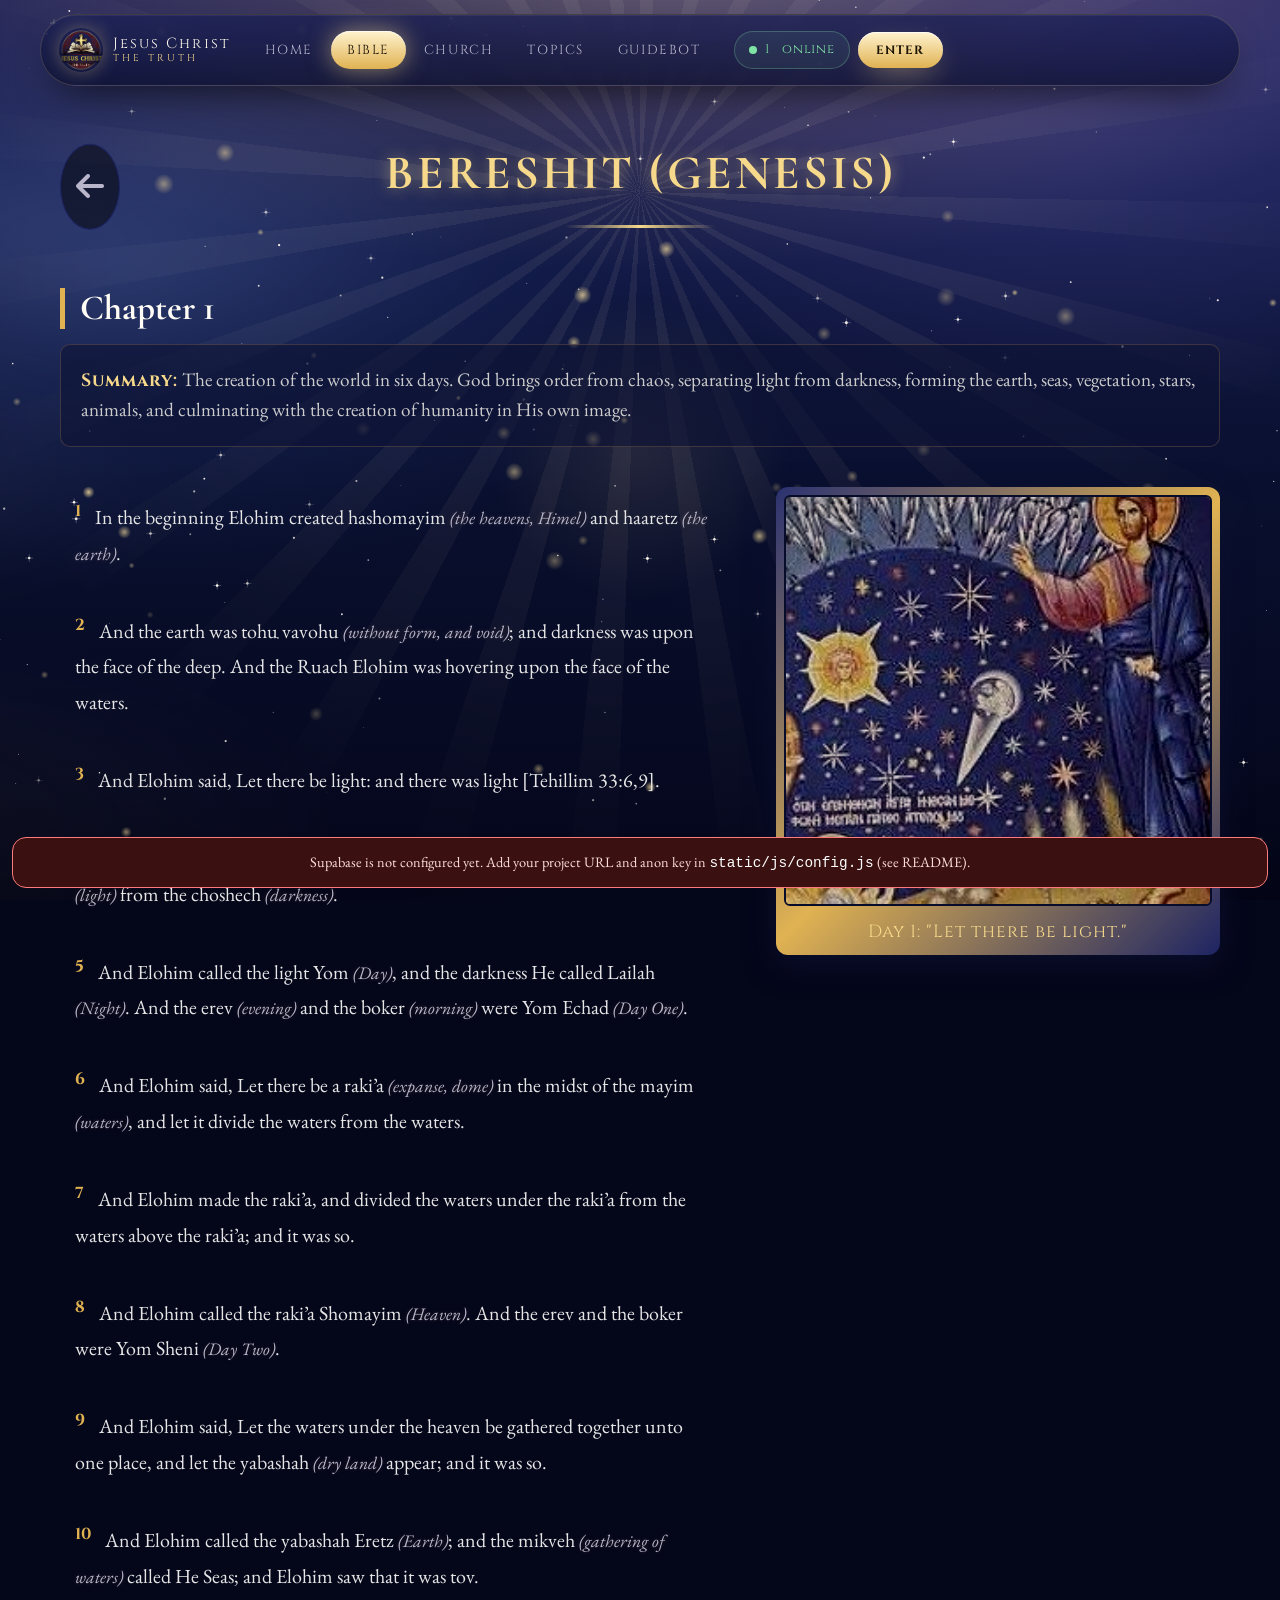
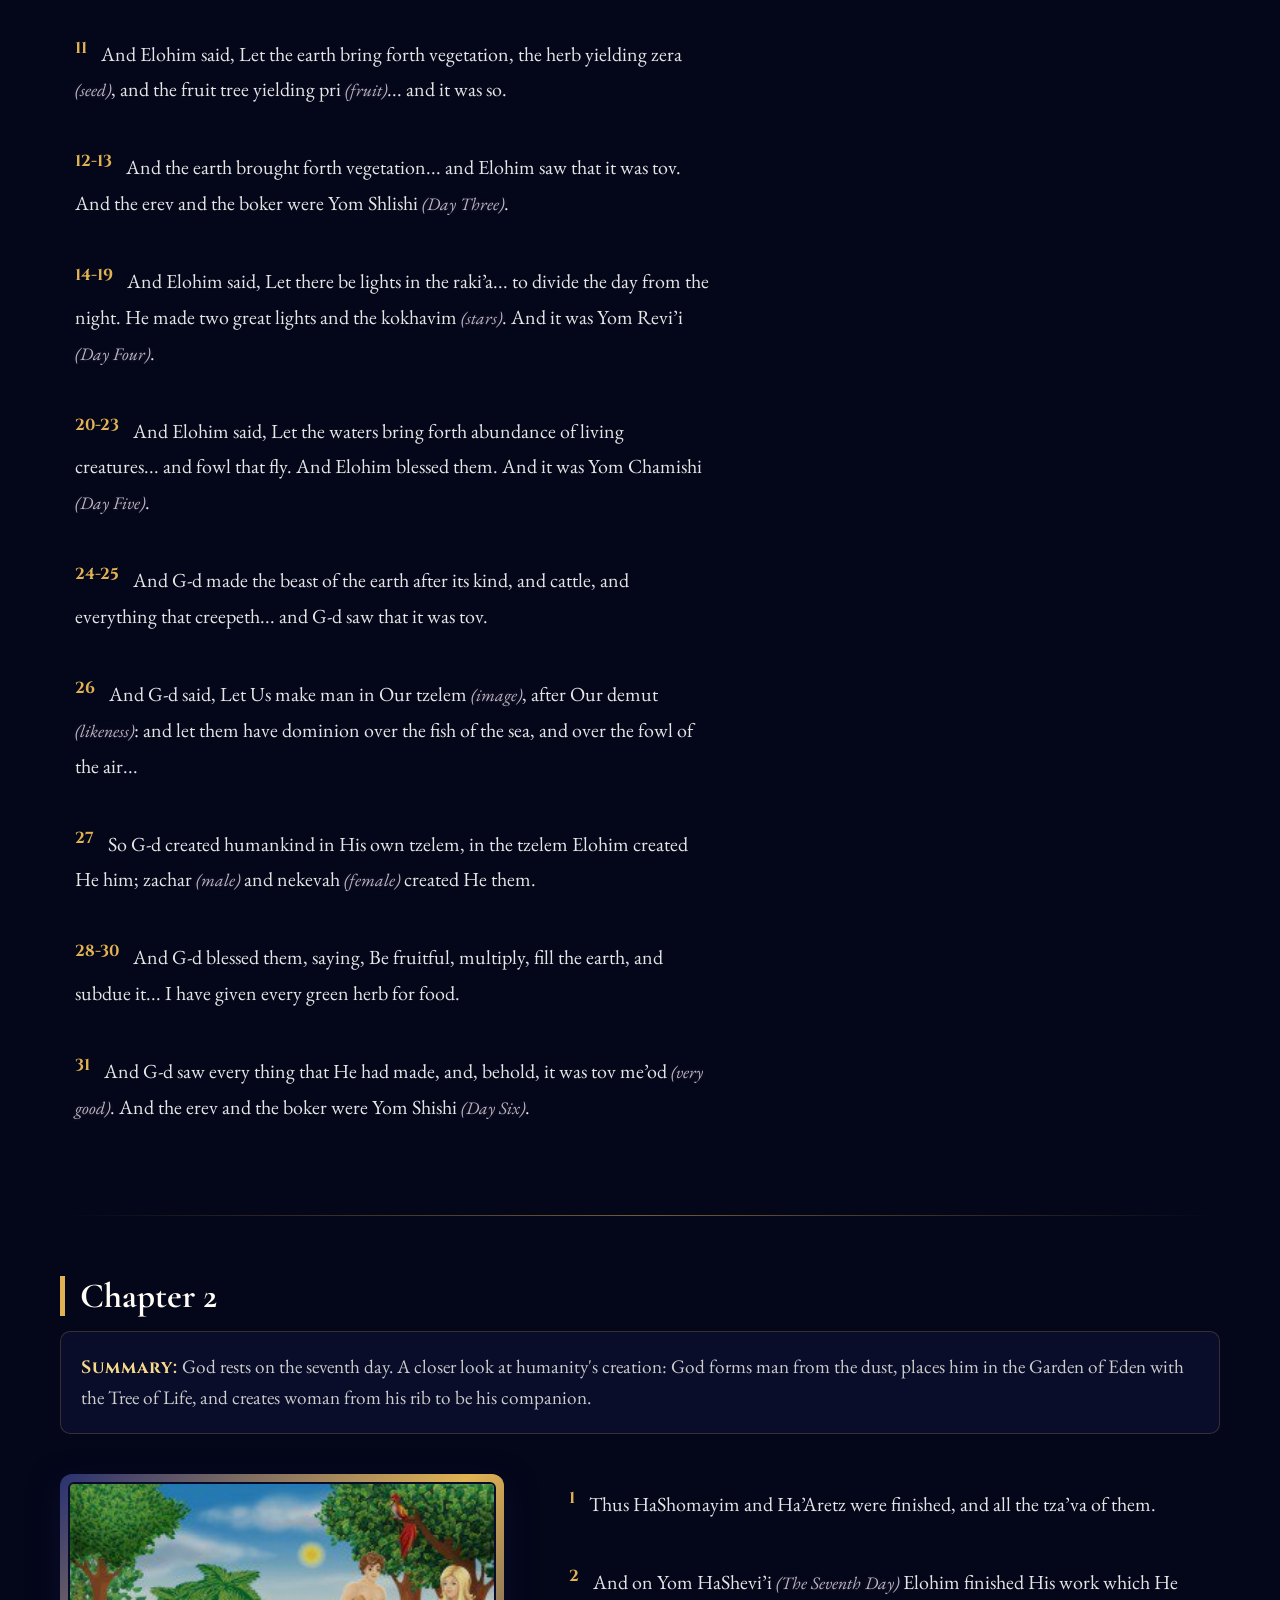
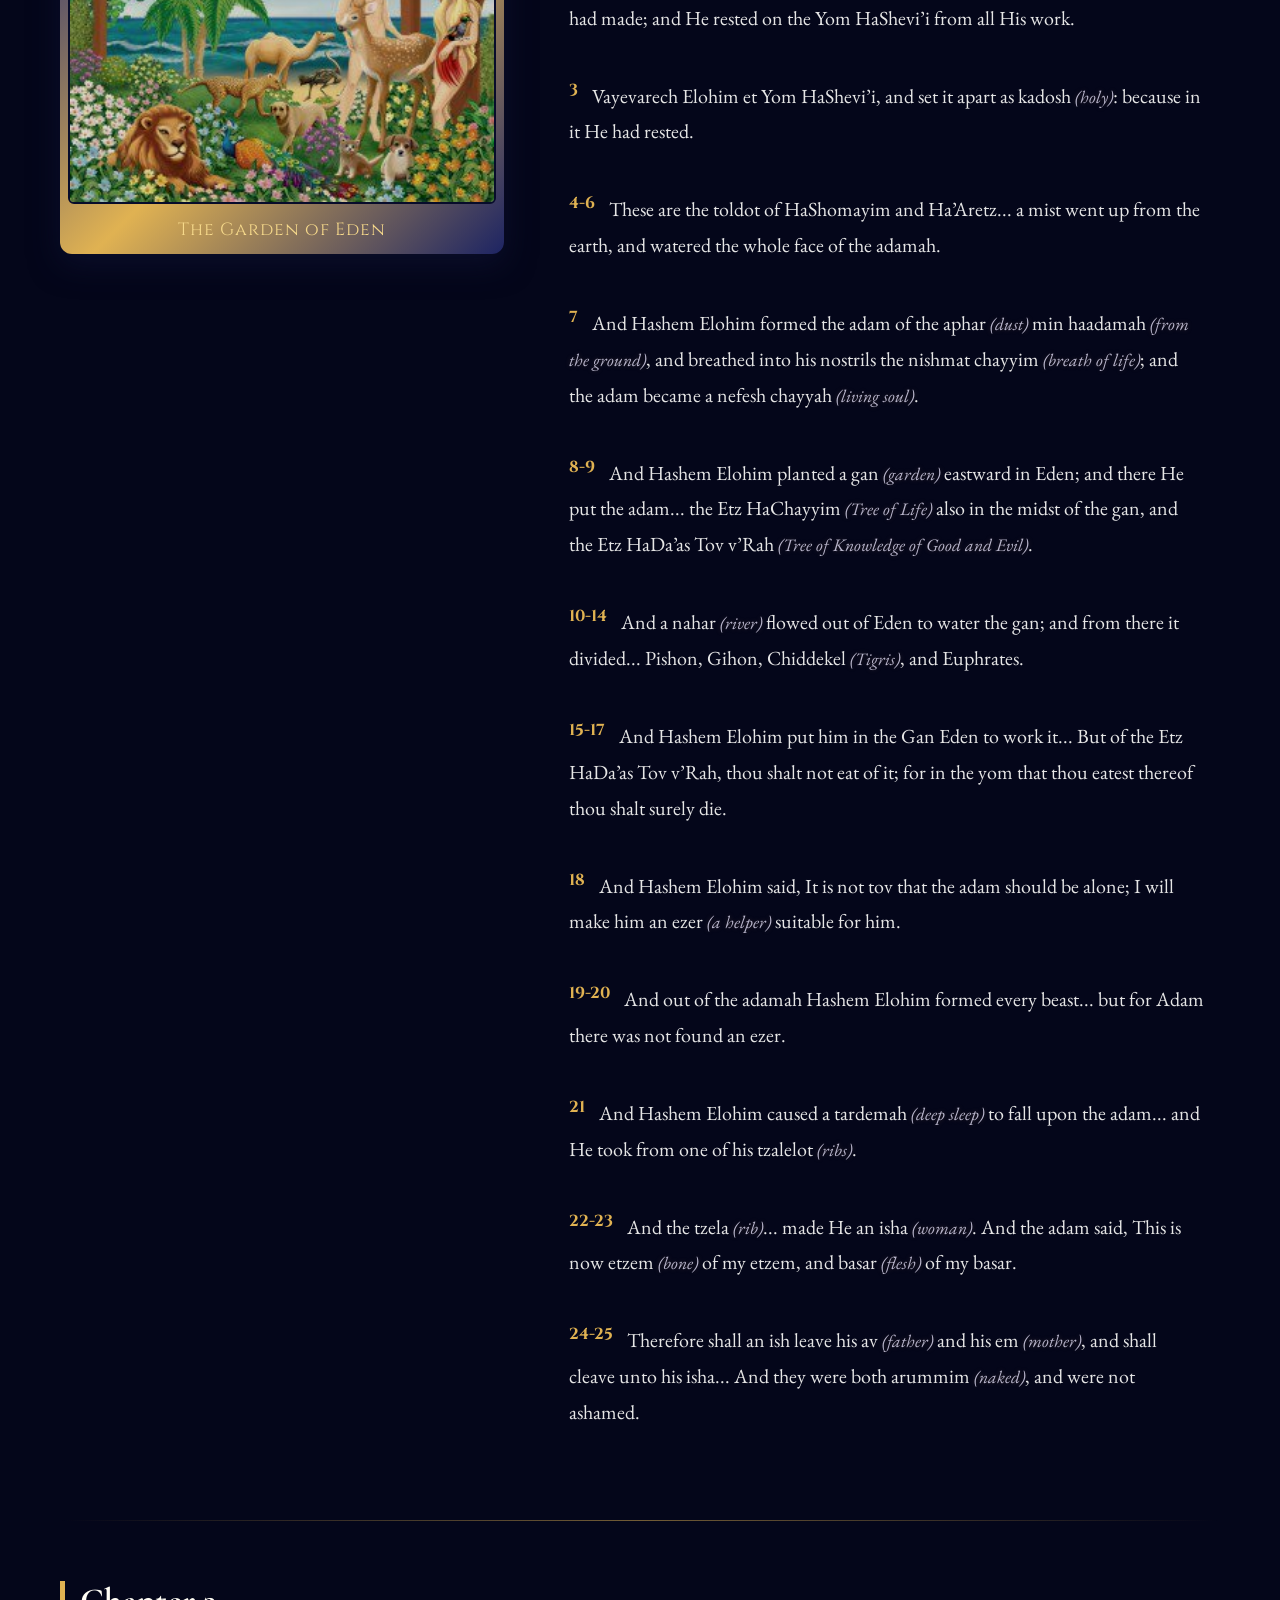
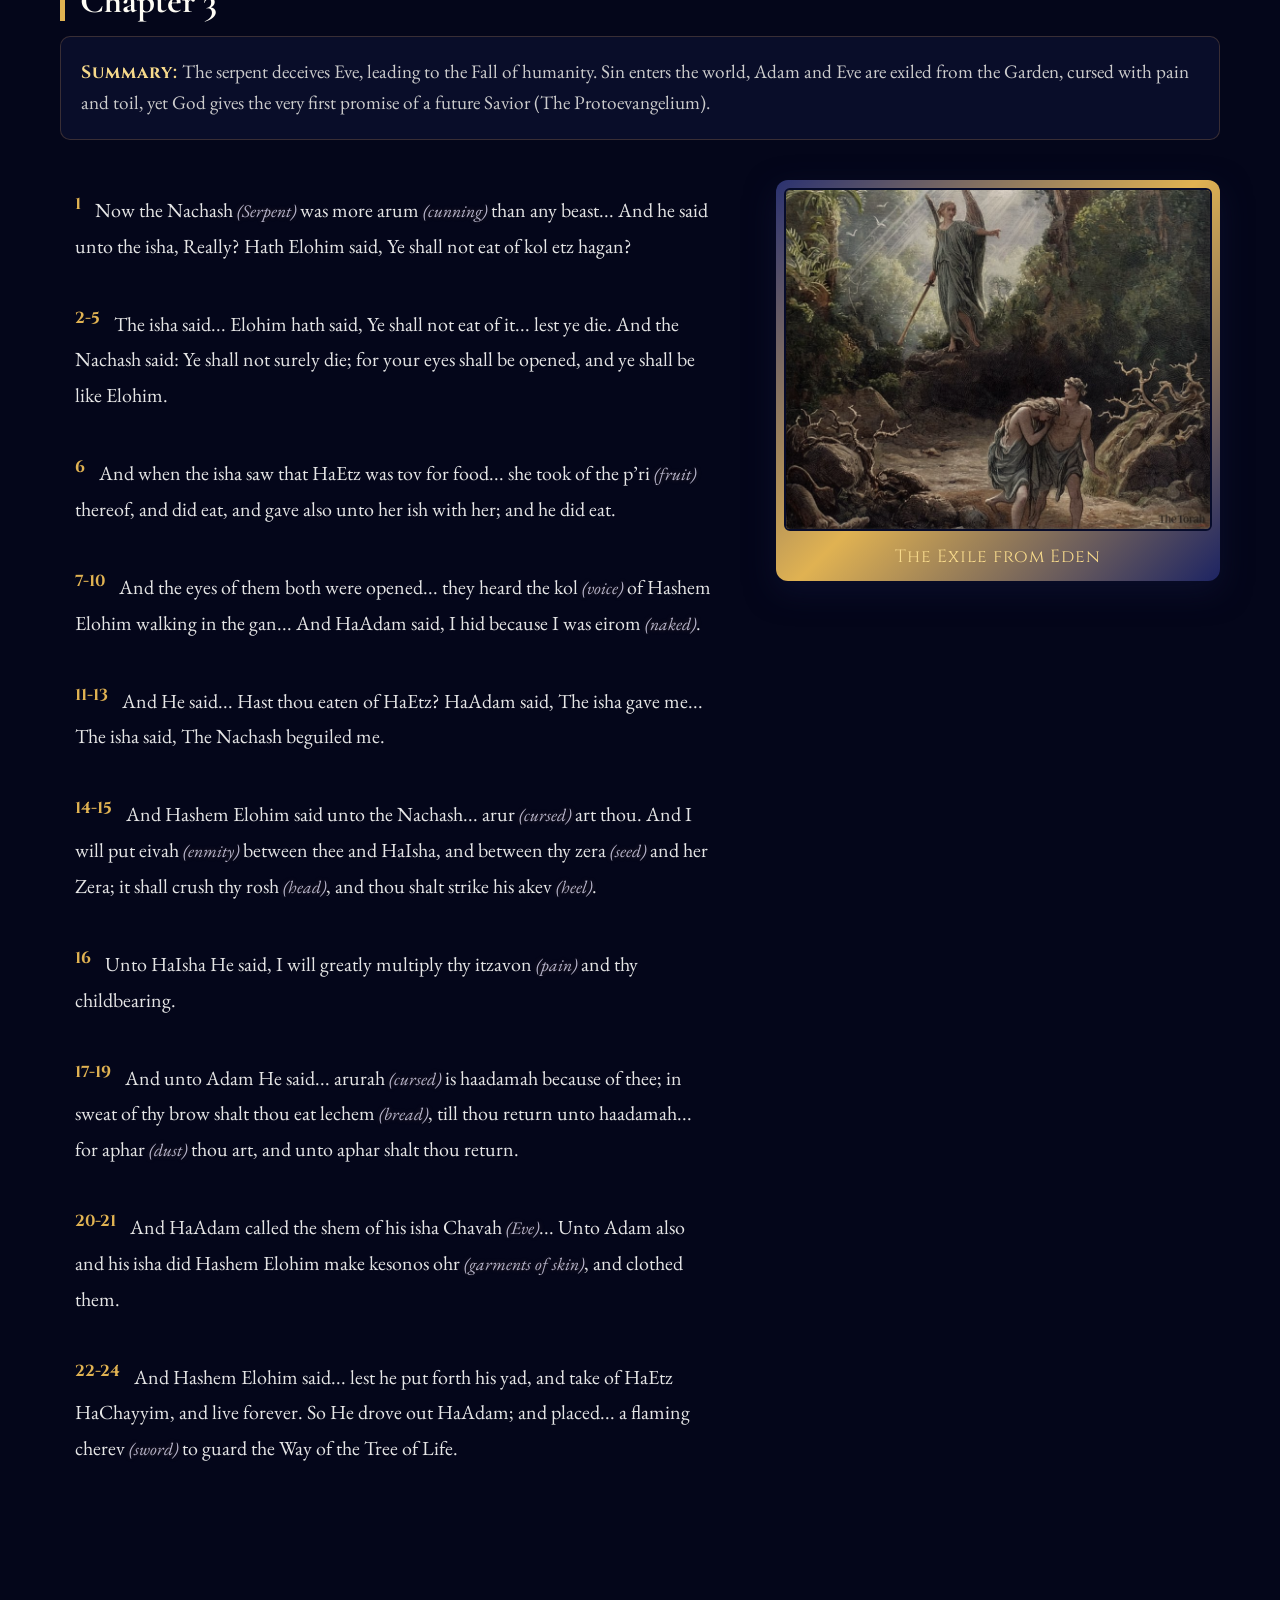
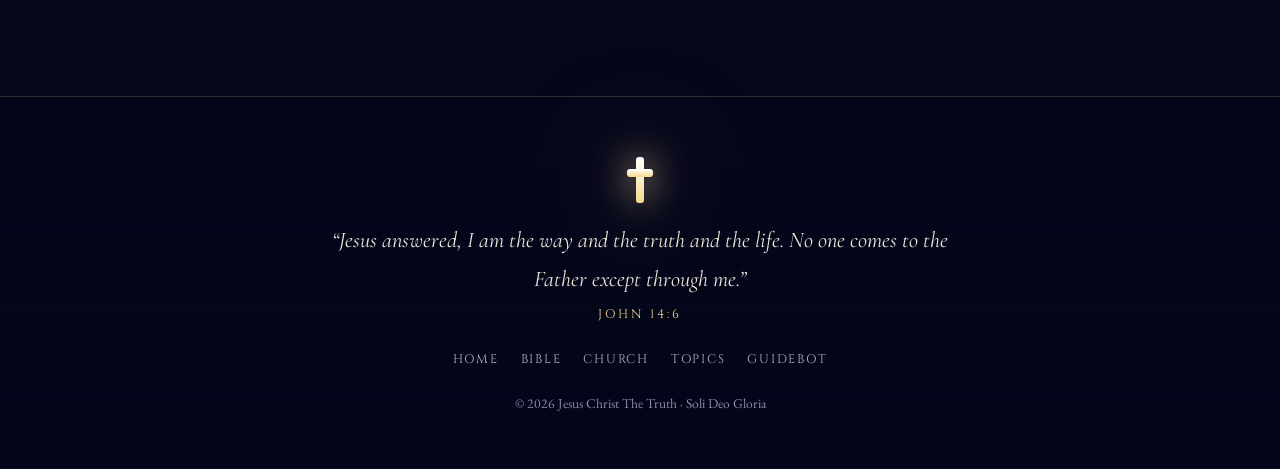
<file: genesis.html>
<!DOCTYPE html>
<html lang="en">
<head>
    <meta charset="UTF-8">
    <title>Genesis - Jesus Christ The Truth</title>
    <meta name="viewport" content="width=device-width, initial-scale=1.0, viewport-fit=cover">
    <meta name="theme-color" content="#090f2e">
    <link rel="icon" href="static/image/jesusLogo.png">
    <link rel="preconnect" href="https://fonts.googleapis.com">
    <link rel="preconnect" href="https://fonts.gstatic.com" crossorigin>
    <link href="https://fonts.googleapis.com/css2?family=Cinzel:wght@400;600;700;900&family=Cormorant+Garamond:ital,wght@0,500;0,700;1,500&family=EB+Garamond:ital,wght@0,400;0,500;1,400&display=swap" rel="stylesheet">
    <link rel="stylesheet" href="static/vendor/fontawesome/css/all.min.css">
    <link rel="stylesheet" href="static/css/theme.css">
    <link rel="stylesheet" href="static/css/genesis.css">
</head>
<body data-page="bible" data-auth="none">

    <header class="book-header reveal-element">
        <a href="bible.html" class="back-arrow" title="Back to Bible Menu">
            <i class="fas fa-arrow-left"></i>
        </a>
        <h1 class="book-title">Bereshit (Genesis)</h1>
        <div class="title-underline"></div>
    </header>

    <main class="reader-container">

        <section class="chapter-section">
            <div class="chapter-header reveal-element">
                <h2>Chapter 1</h2>
                <p class="chapter-summary"><strong>Summary:</strong> The creation of the world in six days. God brings order from chaos, separating light from darkness, forming the earth, seas, vegetation, stars, animals, and culminating with the creation of humanity in His own image.</p>
            </div>

            <div class="chapter-layout">
                <div class="verses-column">
                    <div class="verse reveal-element"><span class="v-num">1</span> In the beginning Elohim created hashomayim <span class="trans">(the heavens, Himel)</span> and haaretz <span class="trans">(the earth)</span>.</div>
                    <div class="verse reveal-element"><span class="v-num">2</span> And the earth was tohu vavohu <span class="trans">(without form, and void)</span>; and darkness was upon the face of the deep. And the Ruach Elohim was hovering upon the face of the waters.</div>
                    <div class="verse reveal-element"><span class="v-num">3</span> And Elohim said, Let there be light: and there was light [Tehillim 33:6,9].</div>
                    <div class="verse reveal-element"><span class="v-num">4</span> And Elohim saw the light, that it was tov <span class="trans">(good)</span>; and Elohim divided the ohr <span class="trans">(light)</span> from the choshech <span class="trans">(darkness)</span>.</div>
                    <div class="verse reveal-element"><span class="v-num">5</span> And Elohim called the light Yom <span class="trans">(Day)</span>, and the darkness He called Lailah <span class="trans">(Night)</span>. And the erev <span class="trans">(evening)</span> and the boker <span class="trans">(morning)</span> were Yom Echad <span class="trans">(Day One)</span>.</div>
                    <div class="verse reveal-element"><span class="v-num">6</span> And Elohim said, Let there be a raki’a <span class="trans">(expanse, dome)</span> in the midst of the mayim <span class="trans">(waters)</span>, and let it divide the waters from the waters.</div>
                    <div class="verse reveal-element"><span class="v-num">7</span> And Elohim made the raki’a, and divided the waters under the raki’a from the waters above the raki’a; and it was so.</div>
                    <div class="verse reveal-element"><span class="v-num">8</span> And Elohim called the raki’a Shomayim <span class="trans">(Heaven)</span>. And the erev and the boker were Yom Sheni <span class="trans">(Day Two)</span>.</div>
                    <div class="verse reveal-element"><span class="v-num">9</span> And Elohim said, Let the waters under the heaven be gathered together unto one place, and let the yabashah <span class="trans">(dry land)</span> appear; and it was so.</div>
                    <div class="verse reveal-element"><span class="v-num">10</span> And Elohim called the yabashah Eretz <span class="trans">(Earth)</span>; and the mikveh <span class="trans">(gathering of waters)</span> called He Seas; and Elohim saw that it was tov.</div>
                    <div class="verse reveal-element"><span class="v-num">11</span> And Elohim said, Let the earth bring forth vegetation, the herb yielding zera <span class="trans">(seed)</span>, and the fruit tree yielding pri <span class="trans">(fruit)</span>... and it was so.</div>
                    <div class="verse reveal-element"><span class="v-num">12-13</span> And the earth brought forth vegetation... and Elohim saw that it was tov. And the erev and the boker were Yom Shlishi <span class="trans">(Day Three)</span>.</div>
                    <div class="verse reveal-element"><span class="v-num">14-19</span> And Elohim said, Let there be lights in the raki’a... to divide the day from the night. He made two great lights and the kokhavim <span class="trans">(stars)</span>. And it was Yom Revi’i <span class="trans">(Day Four)</span>.</div>
                    <div class="verse reveal-element"><span class="v-num">20-23</span> And Elohim said, Let the waters bring forth abundance of living creatures... and fowl that fly. And Elohim blessed them. And it was Yom Chamishi <span class="trans">(Day Five)</span>.</div>
                    <div class="verse reveal-element"><span class="v-num">24-25</span> And G-d made the beast of the earth after its kind, and cattle, and everything that creepeth... and G-d saw that it was tov.</div>
                    <div class="verse reveal-element"><span class="v-num">26</span> And G-d said, Let Us make man in Our tzelem <span class="trans">(image)</span>, after Our demut <span class="trans">(likeness)</span>: and let them have dominion over the fish of the sea, and over the fowl of the air...</div>
                    <div class="verse reveal-element"><span class="v-num">27</span> So G-d created humankind in His own tzelem, in the tzelem Elohim created He him; zachar <span class="trans">(male)</span> and nekevah <span class="trans">(female)</span> created He them.</div>
                    <div class="verse reveal-element"><span class="v-num">28-30</span> And G-d blessed them, saying, Be fruitful, multiply, fill the earth, and subdue it... I have given every green herb for food.</div>
                    <div class="verse reveal-element"><span class="v-num">31</span> And G-d saw every thing that He had made, and, behold, it was tov me’od <span class="trans">(very good)</span>. And the erev and the boker were Yom Shishi <span class="trans">(Day Six)</span>.</div>
                </div>
                
                <div class="image-column">
                    <div class="sticky-image-frame reveal-element">
                        <img src="static/image/genesis_ch1.jpg" alt="Creation of the World">
                        <div class="image-caption">Day 1: "Let there be light."</div>
                    </div>
                </div>
            </div>
        </section>

        <hr class="chapter-divider">

        <section class="chapter-section">
            <div class="chapter-header reveal-element">
                <h2>Chapter 2</h2>
                <p class="chapter-summary"><strong>Summary:</strong> God rests on the seventh day. A closer look at humanity's creation: God forms man from the dust, places him in the Garden of Eden with the Tree of Life, and creates woman from his rib to be his companion.</p>
            </div>

            <div class="chapter-layout reverse-layout">
                <div class="verses-column">
                    <div class="verse reveal-element"><span class="v-num">1</span> Thus HaShomayim and Ha’Aretz were finished, and all the tza’va of them.</div>
                    <div class="verse reveal-element"><span class="v-num">2</span> And on Yom HaShevi’i <span class="trans">(The Seventh Day)</span> Elohim finished His work which He had made; and He rested on the Yom HaShevi’i from all His work.</div>
                    <div class="verse reveal-element"><span class="v-num">3</span> Vayevarech Elohim et Yom HaShevi’i, and set it apart as kadosh <span class="trans">(holy)</span>: because in it He had rested.</div>
                    <div class="verse reveal-element"><span class="v-num">4-6</span> These are the toldot of HaShomayim and Ha’Aretz... a mist went up from the earth, and watered the whole face of the adamah.</div>
                    <div class="verse reveal-element"><span class="v-num">7</span> And Hashem Elohim formed the adam of the aphar <span class="trans">(dust)</span> min haadamah <span class="trans">(from the ground)</span>, and breathed into his nostrils the nishmat chayyim <span class="trans">(breath of life)</span>; and the adam became a nefesh chayyah <span class="trans">(living soul)</span>.</div>
                    <div class="verse reveal-element"><span class="v-num">8-9</span> And Hashem Elohim planted a gan <span class="trans">(garden)</span> eastward in Eden; and there He put the adam... the Etz HaChayyim <span class="trans">(Tree of Life)</span> also in the midst of the gan, and the Etz HaDa’as Tov v’Rah <span class="trans">(Tree of Knowledge of Good and Evil)</span>.</div>
                    <div class="verse reveal-element"><span class="v-num">10-14</span> And a nahar <span class="trans">(river)</span> flowed out of Eden to water the gan; and from there it divided... Pishon, Gihon, Chiddekel <span class="trans">(Tigris)</span>, and Euphrates.</div>
                    <div class="verse reveal-element"><span class="v-num">15-17</span> And Hashem Elohim put him in the Gan Eden to work it... But of the Etz HaDa’as Tov v’Rah, thou shalt not eat of it; for in the yom that thou eatest thereof thou shalt surely die.</div>
                    <div class="verse reveal-element"><span class="v-num">18</span> And Hashem Elohim said, It is not tov that the adam should be alone; I will make him an ezer <span class="trans">(a helper)</span> suitable for him.</div>
                    <div class="verse reveal-element"><span class="v-num">19-20</span> And out of the adamah Hashem Elohim formed every beast... but for Adam there was not found an ezer.</div>
                    <div class="verse reveal-element"><span class="v-num">21</span> And Hashem Elohim caused a tardemah <span class="trans">(deep sleep)</span> to fall upon the adam... and He took from one of his tzalelot <span class="trans">(ribs)</span>.</div>
                    <div class="verse reveal-element"><span class="v-num">22-23</span> And the tzela <span class="trans">(rib)</span>... made He an isha <span class="trans">(woman)</span>. And the adam said, This is now etzem <span class="trans">(bone)</span> of my etzem, and basar <span class="trans">(flesh)</span> of my basar.</div>
                    <div class="verse reveal-element"><span class="v-num">24-25</span> Therefore shall an ish leave his av <span class="trans">(father)</span> and his em <span class="trans">(mother)</span>, and shall cleave unto his isha... And they were both arummim <span class="trans">(naked)</span>, and were not ashamed.</div>
                </div>

                <div class="image-column">
                    <div class="sticky-image-frame reveal-element">
                        <img src="static/image/genesis_ch2.jpg" alt="Creation of Adam and Eve">
                        <div class="image-caption">The Garden of Eden</div>
                    </div>
                </div>
            </div>
        </section>

        <hr class="chapter-divider">

        <section class="chapter-section">
            <div class="chapter-header reveal-element">
                <h2>Chapter 3</h2>
                <p class="chapter-summary"><strong>Summary:</strong> The serpent deceives Eve, leading to the Fall of humanity. Sin enters the world, Adam and Eve are exiled from the Garden, cursed with pain and toil, yet God gives the very first promise of a future Savior (The Protoevangelium).</p>
            </div>

            <div class="chapter-layout">
                <div class="verses-column">
                    <div class="verse reveal-element"><span class="v-num">1</span> Now the Nachash <span class="trans">(Serpent)</span> was more arum <span class="trans">(cunning)</span> than any beast... And he said unto the isha, Really? Hath Elohim said, Ye shall not eat of kol etz hagan?</div>
                    <div class="verse reveal-element"><span class="v-num">2-5</span> The isha said... Elohim hath said, Ye shall not eat of it... lest ye die. And the Nachash said: Ye shall not surely die; for your eyes shall be opened, and ye shall be like Elohim.</div>
                    <div class="verse reveal-element"><span class="v-num">6</span> And when the isha saw that HaEtz was tov for food... she took of the p’ri <span class="trans">(fruit)</span> thereof, and did eat, and gave also unto her ish with her; and he did eat.</div>
                    <div class="verse reveal-element"><span class="v-num">7-10</span> And the eyes of them both were opened... they heard the kol <span class="trans">(voice)</span> of Hashem Elohim walking in the gan... And HaAdam said, I hid because I was eirom <span class="trans">(naked)</span>.</div>
                    <div class="verse reveal-element"><span class="v-num">11-13</span> And He said... Hast thou eaten of HaEtz? HaAdam said, The isha gave me... The isha said, The Nachash beguiled me.</div>
                    <div class="verse reveal-element"><span class="v-num">14-15</span> And Hashem Elohim said unto the Nachash... arur <span class="trans">(cursed)</span> art thou. And I will put eivah <span class="trans">(enmity)</span> between thee and HaIsha, and between thy zera <span class="trans">(seed)</span> and her Zera; it shall crush thy rosh <span class="trans">(head)</span>, and thou shalt strike his akev <span class="trans">(heel)</span>.</div>
                    <div class="verse reveal-element"><span class="v-num">16</span> Unto HaIsha He said, I will greatly multiply thy itzavon <span class="trans">(pain)</span> and thy childbearing.</div>
                    <div class="verse reveal-element"><span class="v-num">17-19</span> And unto Adam He said... arurah <span class="trans">(cursed)</span> is haadamah because of thee; in sweat of thy brow shalt thou eat lechem <span class="trans">(bread)</span>, till thou return unto haadamah... for aphar <span class="trans">(dust)</span> thou art, and unto aphar shalt thou return.</div>
                    <div class="verse reveal-element"><span class="v-num">20-21</span> And HaAdam called the shem of his isha Chavah <span class="trans">(Eve)</span>... Unto Adam also and his isha did Hashem Elohim make kesonos ohr <span class="trans">(garments of skin)</span>, and clothed them.</div>
                    <div class="verse reveal-element"><span class="v-num">22-24</span> And Hashem Elohim said... lest he put forth his yad, and take of HaEtz HaChayyim, and live forever. So He drove out HaAdam; and placed... a flaming cherev <span class="trans">(sword)</span> to guard the Way of the Tree of Life.</div>
                </div>

                <div class="image-column">
                    <div class="sticky-image-frame reveal-element">
                        <img src="static/image/genesis_ch3.jpg" alt="The Fall and Exile">
                        <div class="image-caption">The Exile from Eden</div>
                    </div>
                </div>
            </div>
        </section>

    </main>
    <script src="static/js/config.js"></script>
    <script src="static/js/api.js"></script>
    <script src="static/js/layout.js"></script>
    <script src="static/js/genesis.js"></script>
</body>
</html>
</file>
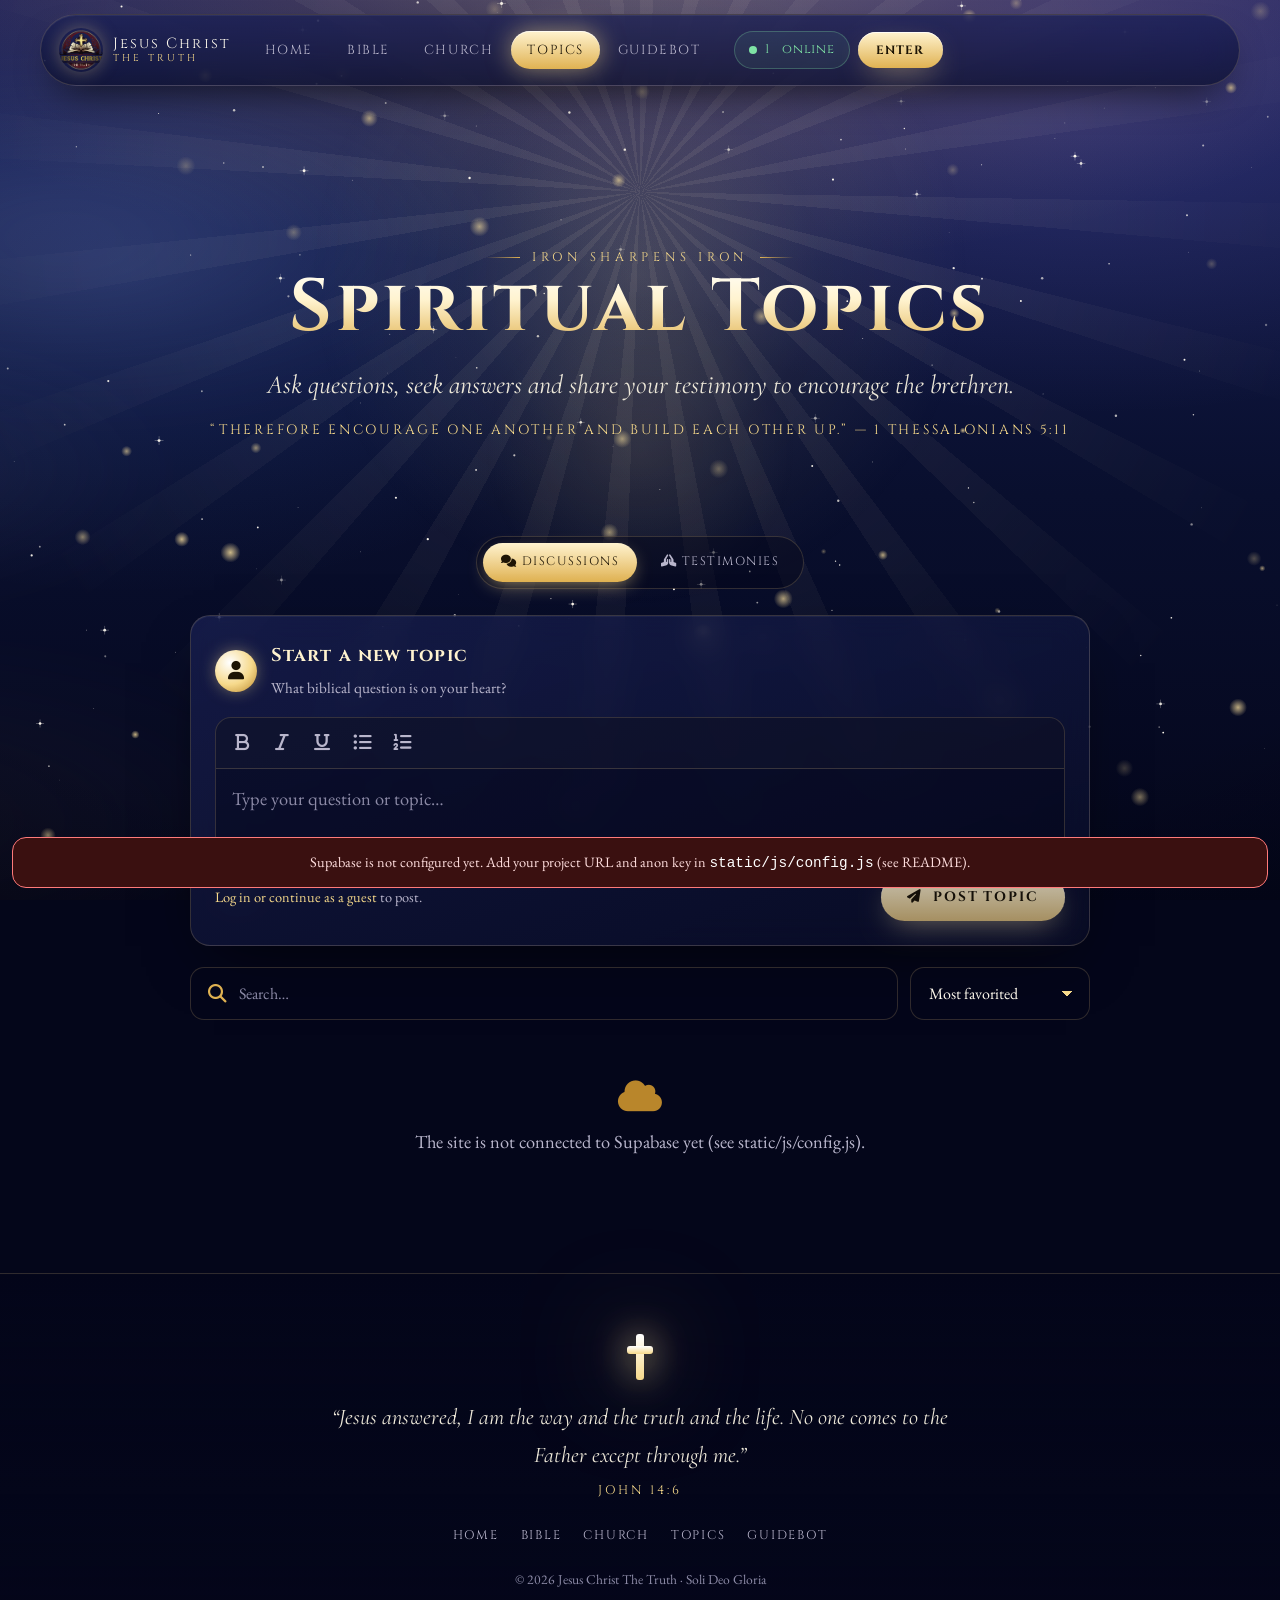
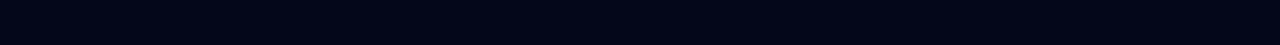
<file: topic.html>
<!DOCTYPE html>
<html lang="en">
<head>
    <meta charset="UTF-8">
    <meta name="viewport" content="width=device-width, initial-scale=1.0, viewport-fit=cover">
    <title>Topics &amp; Testimonies · Jesus Christ The Truth</title>
    <meta name="description" content="Discuss biblical truths, ask questions and share testimonies with believers.">
    <meta name="theme-color" content="#090f2e">
    <link rel="icon" href="static/image/jesusLogo.png">
    <link rel="preconnect" href="https://fonts.googleapis.com">
    <link rel="preconnect" href="https://fonts.gstatic.com" crossorigin>
    <link href="https://fonts.googleapis.com/css2?family=Cinzel:wght@400;600;700;900&family=Cormorant+Garamond:ital,wght@0,500;0,700;1,500&family=EB+Garamond:ital,wght@0,400;0,500;1,400&display=swap" rel="stylesheet">
    <link rel="stylesheet" href="static/vendor/fontawesome/css/all.min.css">
    <link rel="stylesheet" href="static/css/theme.css">
    <link rel="stylesheet" href="static/css/topic.css">
</head>
<body data-page="topics" data-auth="none">
<main>
    <header class="page-hero">
        <div class="hero-halo"></div>
        <div class="hero-container hero-enter">
            <span class="eyebrow">Iron Sharpens Iron</span>
            <h1 class="page-title">Spiritual Topics</h1>
            <p class="lead">Ask questions, seek answers and share your testimony to encourage the brethren.</p>
            <p class="verse-reference">“Therefore encourage one another and build each other up.” — 1 Thessalonians 5:11</p>
        </div>
    </header>

    <div class="container forum">
        <div class="center" data-reveal="up">
            <div class="tabs" id="forum-tabs">
                <button class="tab active" data-tab="topics"><i class="fas fa-comments"></i> Discussions</button>
                <button class="tab" data-tab="testimonies"><i class="fas fa-hands-praying"></i> Testimonies</button>
            </div>
        </div>

        <!-- composer -->
        <div class="composer glass" id="composer" data-reveal="up">
            <div class="composer-head">
                <div class="me-badge" id="me-badge"><i class="fas fa-user"></i></div>
                <div>
                    <strong id="composer-title">Start a new topic</strong>
                    <span class="text-muted" id="composer-sub">What biblical question is on your heart?</span>
                </div>
            </div>
            <div class="editor" id="composer-editor">
                <div class="editor-toolbar" data-for="composer-input">
                    <button type="button" data-cmd="bold" title="Bold"><i class="fas fa-bold"></i></button>
                    <button type="button" data-cmd="italic" title="Italic"><i class="fas fa-italic"></i></button>
                    <button type="button" data-cmd="underline" title="Underline"><i class="fas fa-underline"></i></button>
                    <button type="button" data-cmd="insertUnorderedList" title="Bullet list"><i class="fas fa-list-ul"></i></button>
                    <button type="button" data-cmd="insertOrderedList" title="Numbered list"><i class="fas fa-list-ol"></i></button>
                </div>
                <div class="rich-input" id="composer-input" contenteditable="true" data-placeholder="Type your question or topic…"></div>
            </div>
            <div class="composer-foot">
                <span class="text-muted" id="composer-note"></span>
                <button class="btn" id="composer-post"><i class="fas fa-paper-plane"></i> <span>Post Topic</span></button>
            </div>
        </div>

        <div class="controls" data-reveal="up">
            <div class="field search"><i class="fas fa-magnifying-glass"></i><input class="input" id="search" placeholder="Search…" autocomplete="off"></div>
            <select class="select" id="sort" aria-label="Sort">
                <option value="favorites">Most favorited</option>
                <option value="newest">Newest first</option>
                <option value="oldest">Oldest first</option>
                <option value="active">Most active</option>
                <option value="az">A – Z</option>
            </select>
        </div>

        <div id="topics-feed" class="feed"></div>
        <div id="testimonies-feed" class="testimony-grid" hidden></div>
    </div>
</main>

<script src="static/js/config.js"></script>
<script src="static/js/api.js"></script>
<script src="static/js/layout.js"></script>
<script src="static/js/forum.js"></script>
</body>
</html>
</file>
<file: static/css/theme.css>
/* =====================================================================
   JESUS CHRIST THE TRUTH — Heavenly design system
   Shared by every page. Page-specific styles live in their own files.
   ===================================================================== */

:root {
    --night-0: #04061a;
    --night-1: #090f2e;
    --night-2: #121a48;
    --night-3: #1d2766;
    --dusk: #3a2b63;

    --gold-1: #fff3cf;
    --gold-2: #f6d98b;
    --gold-3: #e0b252;
    --gold-4: #b9862b;
    --gold-5: #7a5518;

    --ivory: #fdf8ec;
    --text: #ece7d8;
    --muted: #b9b6cc;
    --dim: #8c8aa6;

    --sky: #9fd0ff;
    --sky-2: #5aa8ff;
    --ok: #7fe3a5;
    --danger: #ff7a7a;
    --ember: #ff9a4a;

    --glass: rgba(16, 22, 58, 0.58);
    --glass-strong: rgba(12, 16, 44, 0.86);
    --glass-soft: rgba(255, 255, 255, 0.035);
    --line: rgba(246, 217, 139, 0.18);
    --line-strong: rgba(246, 217, 139, 0.45);

    --radius-sm: 12px;
    --radius: 20px;
    --radius-lg: 28px;
    --shadow: 0 24px 60px -24px rgba(0, 0, 0, 0.75);
    --glow: 0 0 40px rgba(246, 217, 139, 0.25);

    --font-display: 'Cinzel', 'Times New Roman', serif;
    --font-head: 'Cormorant Garamond', Georgia, serif;
    --font-body: 'EB Garamond', 'Cardo', Georgia, serif;

    --ease-out: cubic-bezier(0.16, 1, 0.3, 1);
    --ease-spring: cubic-bezier(0.34, 1.56, 0.64, 1);

    --nav-h: 72px;
    --gutter: clamp(16px, 4vw, 40px);
    --maxw: 1180px;
}

/* ---------- Reset ---------- */
*, *::before, *::after { box-sizing: border-box; }
html { -webkit-text-size-adjust: 100%; scroll-behavior: smooth; }
body {
    margin: 0;
    min-height: 100vh;
    min-height: 100dvh;
    background: var(--night-0);
    color: var(--text);
    font-family: var(--font-body);
    font-size: clamp(1.02rem, 0.96rem + 0.25vw, 1.15rem);
    line-height: 1.7;
    overflow-x: hidden;
    -webkit-font-smoothing: antialiased;
    text-rendering: optimizeLegibility;
}
img, video, svg, canvas { max-width: 100%; display: block; }
a { color: var(--gold-2); text-decoration: none; transition: color .25s; }
a:hover { color: var(--gold-1); }
button, input, select, textarea { font: inherit; color: inherit; }
button { cursor: pointer; }
h1, h2, h3, h4 { font-family: var(--font-head); font-weight: 700; line-height: 1.15; color: var(--ivory); margin: 0 0 .5em; }
p { margin: 0 0 1em; }
::selection { background: rgba(246, 217, 139, 0.35); color: #fff; }
:focus-visible { outline: 2px solid var(--gold-2); outline-offset: 3px; border-radius: 6px; }
[hidden] { display: none !important; }
.sr-only { position: absolute; width: 1px; height: 1px; padding: 0; margin: -1px; overflow: hidden; clip: rect(0 0 0 0); border: 0; }

/* scrollbars */
* { scrollbar-width: thin; scrollbar-color: var(--gold-4) transparent; }
::-webkit-scrollbar { width: 10px; height: 10px; }
::-webkit-scrollbar-track { background: transparent; }
::-webkit-scrollbar-thumb { background: linear-gradient(var(--gold-3), var(--gold-5)); border-radius: 10px; border: 2px solid var(--night-0); }

/* =====================================================================
   HEAVENLY SKY BACKGROUND (injected by layout.js)
   ===================================================================== */
.sky-bg {
    position: fixed; inset: 0; z-index: -1; overflow: hidden; pointer-events: none;
    background:
        radial-gradient(120% 70% at 50% -12%, rgba(255, 226, 160, 0.42) 0%, rgba(240, 180, 110, 0.16) 28%, transparent 60%),
        radial-gradient(80% 60% at 85% 10%, rgba(120, 110, 220, 0.25), transparent 60%),
        radial-gradient(70% 60% at 10% 30%, rgba(70, 120, 220, 0.18), transparent 60%),
        linear-gradient(180deg, #1a1e57 0%, var(--night-2) 22%, var(--night-1) 55%, var(--night-0) 100%);
}
.sky-bg canvas { position: absolute; inset: 0; width: 100%; height: 100%; }
.sky-rays {
    position: absolute; left: 50%; top: -55vmax; width: 140vmax; height: 140vmax; translate: -50% 0;
    background: repeating-conic-gradient(from 0deg at 50% 50%,
        rgba(255, 236, 190, 0.075) 0deg 4deg, transparent 4deg 13deg);
    -webkit-mask-image: radial-gradient(circle at 50% 50%, #000 0%, rgba(0,0,0,.6) 30%, transparent 55%);
            mask-image: radial-gradient(circle at 50% 50%, #000 0%, rgba(0,0,0,.6) 30%, transparent 55%);
    animation: rays-spin 140s linear infinite;
    mix-blend-mode: screen;
}
@keyframes rays-spin { to { rotate: 360deg; } }
.sky-cloud {
    position: absolute; border-radius: 50%; filter: blur(40px); opacity: .55;
    background: radial-gradient(closest-side, rgba(220, 215, 255, 0.22), transparent);
    animation: cloud-drift linear infinite;
}
.sky-cloud.c1 { width: 70vw; height: 26vw; top: 8%; left: -30%; animation-duration: 95s; }
.sky-cloud.c2 { width: 55vw; height: 20vw; top: 38%; left: -40%; animation-duration: 130s; animation-delay: -60s; opacity: .35; }
.sky-cloud.c3 { width: 80vw; height: 30vw; top: 70%; left: -50%; animation-duration: 160s; animation-delay: -20s; opacity: .3;
    background: radial-gradient(closest-side, rgba(255, 220, 170, 0.16), transparent); }
@keyframes cloud-drift { from { transform: translateX(0); } to { transform: translateX(190vw); } }
.sky-vignette { position: absolute; inset: 0; background: radial-gradient(130% 100% at 50% 40%, transparent 55%, rgba(0, 0, 8, 0.65) 100%); }

/* Page enter veil (soft heavenly light that fades away) */
.page-veil {
    position: fixed; inset: 0; z-index: 9998; pointer-events: none;
    background: radial-gradient(circle at 50% 35%, #fff8e2 0%, #f3d9a0 30%, #1a1e57 100%);
    opacity: 1; transition: opacity .9s var(--ease-out);
}
.page-veil.gone { opacity: 0; }
.page-veil.leaving { opacity: 1; transition-duration: .35s; }

/* Desktop cursor glow */
.cursor-glow {
    position: fixed; left: 0; top: 0; width: 340px; height: 340px; margin: -170px 0 0 -170px;
    border-radius: 50%; pointer-events: none; z-index: 1;
    background: radial-gradient(circle, rgba(255, 226, 150, 0.10) 0%, transparent 65%);
    transition: opacity .4s; will-change: transform;
}
@media (hover: none), (pointer: coarse) { .cursor-glow { display: none; } }

/* =====================================================================
   NAVBAR
   ===================================================================== */
.site-nav {
    position: sticky; top: 0; z-index: 100;
    padding: 14px var(--gutter) 0;
    transition: padding .4s var(--ease-out);
}
.nav-shell {
    max-width: 1320px; margin: 0 auto; height: var(--nav-h);
    display: flex; align-items: center; gap: 18px;
    padding: 0 14px 0 18px;
    background: linear-gradient(180deg, rgba(24, 30, 80, 0.72), rgba(10, 14, 42, 0.72));
    border: 1px solid var(--line);
    border-radius: 999px;
    box-shadow: 0 18px 40px -18px rgba(0, 0, 0, .8), inset 0 1px 0 rgba(255, 255, 255, .06);
    -webkit-backdrop-filter: blur(18px) saturate(140%);
            backdrop-filter: blur(18px) saturate(140%);
    transition: height .4s var(--ease-out), box-shadow .4s;
}
.site-nav.scrolled { padding-top: 8px; }
.site-nav.scrolled .nav-shell { height: 60px; box-shadow: 0 18px 50px -14px rgba(0, 0, 0, .9), 0 0 0 1px rgba(246,217,139,.08), inset 0 1px 0 rgba(255,255,255,.06); }

.nav-brand { display: flex; align-items: center; gap: 10px; flex-shrink: 0; color: var(--ivory); }
.nav-brand img { width: 44px; height: 44px; border-radius: 50%; object-fit: cover; box-shadow: 0 0 18px rgba(246, 217, 139, .35); transition: transform .6s var(--ease-spring); }
.nav-brand:hover img { transform: rotate(-8deg) scale(1.06); }
.nav-brand span { font-family: var(--font-display); font-size: .92rem; letter-spacing: .14em; line-height: 1.15; }
.nav-brand small { display: block; font-size: .62rem; color: var(--gold-2); letter-spacing: .32em; }

.nav-links { position: relative; display: flex; align-items: center; gap: 2px; margin: 0 auto; padding: 0; list-style: none; }
.nav-links a {
    position: relative; z-index: 1; display: block; padding: 8px 16px; border-radius: 999px;
    font-family: var(--font-display); font-size: .82rem; letter-spacing: .12em; text-transform: uppercase;
    color: var(--muted); white-space: nowrap; transition: color .3s;
}
.nav-links a:hover, .nav-links a.active { color: var(--ivory); }
.nav-links a.active { color: #1b1305; }
.nav-pill {
    position: absolute; z-index: 0; top: 50%; height: 38px; translate: 0 -50%; border-radius: 999px;
    background: linear-gradient(180deg, var(--gold-1), var(--gold-3));
    box-shadow: 0 0 24px rgba(246, 217, 139, .55), inset 0 1px 0 rgba(255, 255, 255, .7);
    transition: left .5s var(--ease-out), width .5s var(--ease-out), opacity .3s;
    opacity: 0;
}
.nav-links.hovering a.active:not(:hover) { color: var(--muted); }
.nav-links a.pill-on { color: #1b1305 !important; }

.nav-actions { display: flex; align-items: center; gap: 8px; flex-shrink: 0; }
.nav-icon-btn {
    position: relative; display: grid; place-items: center; width: 42px; height: 42px; border-radius: 50%;
    background: var(--glass-soft); border: 1px solid var(--line); color: var(--gold-2);
    transition: transform .3s var(--ease-spring), background .3s, box-shadow .3s;
}
.nav-icon-btn:hover { transform: translateY(-2px); background: rgba(246, 217, 139, .12); box-shadow: var(--glow); color: var(--gold-1); }
.live-pill {
    display: inline-flex; align-items: center; gap: 8px; height: 38px; padding: 0 14px; border-radius: 999px;
    background: rgba(127, 227, 165, .08); border: 1px solid rgba(127, 227, 165, .28); color: var(--ok);
    font-family: var(--font-display); font-size: .8rem; letter-spacing: .06em; cursor: pointer;
}
.live-dot { width: 8px; height: 8px; border-radius: 50%; background: var(--ok); box-shadow: 0 0 0 0 rgba(127, 227, 165, .7); animation: live-ping 2s infinite; }
@keyframes live-ping { 0% { box-shadow: 0 0 0 0 rgba(127,227,165,.6); } 80%,100% { box-shadow: 0 0 0 10px rgba(127,227,165,0); } }
.nav-avatar { width: 42px; height: 42px; border-radius: 50%; overflow: hidden; border: 2px solid var(--gold-3); box-shadow: 0 0 16px rgba(246,217,139,.35); transition: transform .3s var(--ease-spring); }
.nav-avatar:hover { transform: scale(1.08); }
.nav-avatar img { width: 100%; height: 100%; object-fit: cover; }
.nav-login-btn { padding: 8px 18px !important; font-size: .75rem !important; }

.nav-burger { display: none; width: 44px; height: 44px; border-radius: 50%; border: 1px solid var(--line); background: var(--glass-soft); position: relative; }
.nav-burger span { position: absolute; left: 12px; right: 12px; height: 2px; border-radius: 2px; background: var(--gold-2); transition: transform .4s var(--ease-out), opacity .3s, top .4s var(--ease-out); }
.nav-burger span:nth-child(1) { top: 15px; }
.nav-burger span:nth-child(2) { top: 21px; }
.nav-burger span:nth-child(3) { top: 27px; }
.nav-open .nav-burger span:nth-child(1) { top: 21px; transform: rotate(45deg); }
.nav-open .nav-burger span:nth-child(2) { opacity: 0; }
.nav-open .nav-burger span:nth-child(3) { top: 21px; transform: rotate(-45deg); }

.nav-drawer {
    position: fixed; inset: 0; z-index: 99; display: flex; flex-direction: column; justify-content: center; align-items: center; gap: 6px;
    padding: 100px 24px 40px;
    background: radial-gradient(120% 80% at 50% 0%, rgba(255, 226, 160, .18), transparent 60%), rgba(6, 9, 30, .96);
    -webkit-backdrop-filter: blur(14px); backdrop-filter: blur(14px);
    opacity: 0; visibility: hidden; transition: opacity .45s var(--ease-out), visibility .45s;
}
.nav-open .nav-drawer { opacity: 1; visibility: visible; }
.nav-drawer a {
    font-family: var(--font-display); font-size: clamp(1.3rem, 6vw, 1.8rem); letter-spacing: .14em; text-transform: uppercase;
    color: var(--text); padding: 8px 20px; opacity: 0; transform: translateY(18px);
    transition: opacity .5s var(--ease-out), transform .5s var(--ease-out), color .3s;
    transition-delay: calc(var(--i, 0) * 50ms);
}
.nav-drawer a.active { color: var(--gold-2); text-shadow: 0 0 20px rgba(246,217,139,.6); }
.nav-open .nav-drawer a { opacity: 1; transform: none; }
.nav-drawer .drawer-sep { width: 60px; height: 1px; background: var(--line-strong); margin: 12px 0; }
.nav-drawer .drawer-small { font-size: 1rem; letter-spacing: .1em; text-transform: none; font-family: var(--font-body); color: var(--muted); }

@media (max-width: 1080px) {
    .nav-links a { padding: 8px 11px; font-size: .74rem; letter-spacing: .08em; }
    .nav-brand span { display: none; }
}
@media (max-width: 880px) {
    .nav-links { display: none; }
    .nav-burger { display: block; }
    .nav-actions { margin-left: auto; }
    .nav-actions .hide-mobile { display: none; }
    .nav-shell { padding: 0 8px 0 10px; }
    .nav-brand span { display: block; }
}
@media (max-width: 420px) {
    .nav-brand span { display: none; }
    .live-pill { padding: 0 10px; }
}

/* =====================================================================
   LAYOUT + TYPOGRAPHY
   ===================================================================== */
main { position: relative; z-index: 2; }
.container { width: 100%; max-width: var(--maxw); margin: 0 auto; padding: 0 var(--gutter); }
.section { position: relative; padding: clamp(60px, 9vw, 120px) 0; }
.section-tight { padding: clamp(36px, 6vw, 70px) 0; }

.eyebrow {
    display: inline-flex; align-items: center; gap: 12px;
    font-family: var(--font-display); font-size: .78rem; letter-spacing: .38em; text-transform: uppercase; color: var(--gold-2);
}
.eyebrow::before, .eyebrow::after { content: ''; width: 34px; height: 1px; background: linear-gradient(90deg, transparent, var(--gold-3)); }
.eyebrow::after { transform: scaleX(-1); }

.section-head { text-align: center; max-width: 760px; margin: 0 auto clamp(34px, 5vw, 60px); }
.section-head h2, .gospel-title {
    font-family: var(--font-display); font-weight: 700; letter-spacing: .06em;
    font-size: clamp(1.8rem, 1.2rem + 2.6vw, 3.1rem);
    margin: 14px 0 12px;
    background: linear-gradient(180deg, #fffaf0 10%, var(--gold-2) 55%, var(--gold-3) 100%);
    -webkit-background-clip: text; background-clip: text; color: transparent;
    filter: drop-shadow(0 4px 24px rgba(246, 217, 139, .25));
}
.section-head p { color: var(--muted); font-size: 1.1em; }
.divine-divider {
    display: flex; align-items: center; justify-content: center; gap: 14px; color: var(--gold-3); margin: 18px auto;
}
.divine-divider::before, .divine-divider::after { content: ''; flex: 0 1 120px; height: 1px; background: linear-gradient(90deg, transparent, var(--gold-3)); }
.divine-divider::after { transform: scaleX(-1); }

.text-gold { color: var(--gold-2); }
.text-muted { color: var(--muted); }
.text-sky { color: var(--sky); }
.center { text-align: center; }

/* Gradient shimmer text */
.shimmer-text {
    background: linear-gradient(100deg, var(--gold-3) 0%, var(--gold-1) 20%, #fff 30%, var(--gold-2) 40%, var(--gold-3) 60%, var(--gold-1) 80%, var(--gold-3) 100%);
    background-size: 250% 100%;
    -webkit-background-clip: text; background-clip: text; color: transparent;
    animation: shimmer 7s linear infinite;
}
@keyframes shimmer { to { background-position: -250% 0; } }

/* =====================================================================
   PAGE HERO (shared by inner pages)
   ===================================================================== */
.hero, .page-hero {
    position: relative; text-align: center;
    padding: clamp(70px, 12vw, 150px) var(--gutter) clamp(40px, 7vw, 80px);
}
.hero-container { max-width: 900px; margin: 0 auto; position: relative; }
.hero-halo {
    position: absolute; left: 50%; top: 50%; width: min(720px, 120vw); aspect-ratio: 1; translate: -50% -55%; z-index: -1; pointer-events: none;
    background: radial-gradient(circle, rgba(255, 232, 170, .22) 0%, rgba(255, 232, 170, .06) 35%, transparent 65%);
    animation: halo-breathe 7s ease-in-out infinite;
}
@keyframes halo-breathe { 50% { transform: scale(1.08); opacity: .8; } }
.hero-cross {
    width: 64px; height: 96px; margin: 0 auto 22px; position: relative;
    filter: drop-shadow(0 0 18px rgba(255, 226, 150, .9)) drop-shadow(0 0 50px rgba(255, 226, 150, .5));
    animation: cross-float 6s ease-in-out infinite;
}
.hero-cross::before, .hero-cross::after { content: ''; position: absolute; border-radius: 3px; background: linear-gradient(180deg, #fff, var(--gold-2)); }
.hero-cross::before { left: 50%; top: 0; width: 8px; height: 100%; translate: -50% 0; }
.hero-cross::after { top: 26%; left: 6%; width: 88%; height: 8px; }
@keyframes cross-float { 50% { transform: translateY(-8px); } }
.main-title, .page-title {
    font-family: var(--font-display); font-weight: 700; letter-spacing: .05em;
    font-size: clamp(2.1rem, 1.2rem + 4.4vw, 4.6rem);
    line-height: 1.08; margin: 0 0 18px; text-wrap: balance;
    background: linear-gradient(180deg, #fffef8 0%, var(--gold-1) 40%, var(--gold-3) 100%);
    -webkit-background-clip: text; background-clip: text; color: transparent;
    filter: drop-shadow(0 6px 30px rgba(246, 217, 139, .3));
}
.hero .description, .page-hero .lead {
    font-family: var(--font-head); font-style: italic; font-size: clamp(1.2rem, 1rem + 1vw, 1.65rem);
    color: var(--text); max-width: 760px; margin: 0 auto 14px; line-height: 1.5; text-wrap: balance;
}
.verse-reference { font-family: var(--font-display); letter-spacing: .2em; font-size: .85rem; color: var(--gold-2); text-transform: uppercase; }
/* legacy hero decorations from old pages are hidden */
.cross-effect, .cross-wings { display: none !important; }

/* Hero entrance */
.hero-enter > * { opacity: 0; transform: translateY(26px); filter: blur(6px); animation: hero-in 1.1s var(--ease-out) forwards; }
.hero-enter > *:nth-child(1) { animation-delay: .25s; }
.hero-enter > *:nth-child(2) { animation-delay: .4s; }
.hero-enter > *:nth-child(3) { animation-delay: .55s; }
.hero-enter > *:nth-child(4) { animation-delay: .7s; }
.hero-enter > *:nth-child(5) { animation-delay: .85s; }
.hero-enter > *:nth-child(6) { animation-delay: 1s; }
@keyframes hero-in { to { opacity: 1; transform: none; filter: none; } }

/* =====================================================================
   SURFACES
   ===================================================================== */
.glass, .card {
    position: relative;
    background: linear-gradient(160deg, rgba(30, 38, 96, 0.55), rgba(10, 14, 42, 0.62));
    border: 1px solid var(--line);
    border-radius: var(--radius);
    box-shadow: var(--shadow), inset 0 1px 0 rgba(255, 255, 255, .05);
    -webkit-backdrop-filter: blur(14px); backdrop-filter: blur(14px);
}
.card { padding: clamp(20px, 3vw, 32px); }
.card-hover { transition: transform .5s var(--ease-out), border-color .4s, box-shadow .5s; }
.card-hover:hover { transform: translateY(-6px); border-color: var(--line-strong); box-shadow: var(--shadow), 0 0 50px -10px rgba(246, 217, 139, .35); }
/* animated gold edge */
.gold-edge::before {
    content: ''; position: absolute; inset: -1px; border-radius: inherit; padding: 1px; pointer-events: none;
    background: conic-gradient(from var(--edge-angle, 0deg), transparent 0 70%, var(--gold-2) 82%, #fff 86%, var(--gold-2) 90%, transparent 100%);
    -webkit-mask: linear-gradient(#000 0 0) content-box, linear-gradient(#000 0 0);
    -webkit-mask-composite: xor; mask-composite: exclude;
    animation: edge-spin 6s linear infinite; opacity: .8;
}
@property --edge-angle { syntax: '<angle>'; inherits: false; initial-value: 0deg; }
@keyframes edge-spin { to { --edge-angle: 360deg; } }

/* =====================================================================
   BUTTONS
   ===================================================================== */
.btn {
    --b1: var(--gold-1); --b2: var(--gold-3);
    position: relative; overflow: hidden; isolation: isolate;
    display: inline-flex; align-items: center; justify-content: center; gap: 10px;
    min-height: 46px; padding: 12px 26px; border-radius: 999px; border: 0;
    font-family: var(--font-display); font-weight: 700; font-size: .85rem; letter-spacing: .14em; text-transform: uppercase;
    color: #1d1404; background: linear-gradient(180deg, var(--b1), var(--b2));
    box-shadow: 0 10px 30px -10px rgba(246, 217, 139, .65), inset 0 1px 0 rgba(255, 255, 255, .8);
    transition: transform .35s var(--ease-spring), box-shadow .35s, filter .3s;
    -webkit-tap-highlight-color: transparent;
}
.btn::after {
    content: ''; position: absolute; inset: 0; z-index: -1;
    background: linear-gradient(110deg, transparent 30%, rgba(255, 255, 255, .75) 50%, transparent 70%);
    transform: translateX(-120%); transition: transform .8s var(--ease-out);
}
.btn:hover { transform: translateY(-2px); color: #1d1404; box-shadow: 0 16px 40px -10px rgba(246, 217, 139, .85), inset 0 1px 0 rgba(255,255,255,.8); }
.btn:hover::after { transform: translateX(120%); }
.btn:active { transform: translateY(0) scale(.98); }
.btn:disabled, .btn.is-loading { filter: grayscale(.4) brightness(.8); pointer-events: none; }
.btn.is-loading::before { content: ''; width: 16px; height: 16px; border-radius: 50%; border: 2px solid rgba(0,0,0,.25); border-top-color: #1d1404; animation: spin .8s linear infinite; }
@keyframes spin { to { transform: rotate(360deg); } }

.btn-ghost {
    background: rgba(246, 217, 139, .06); color: var(--gold-2); border: 1px solid var(--line-strong);
    box-shadow: none;
}
.btn-ghost:hover { background: rgba(246, 217, 139, .14); color: var(--gold-1); box-shadow: 0 0 30px -6px rgba(246, 217, 139, .45); }
.btn-sky { --b1: #d6ecff; --b2: var(--sky-2); color: #061430; box-shadow: 0 10px 30px -10px rgba(90, 168, 255, .7), inset 0 1px 0 rgba(255,255,255,.8); }
.btn-sky:hover { color: #061430; box-shadow: 0 16px 40px -10px rgba(90,168,255,.9); }
.btn-danger { --b1: #ffb3b3; --b2: #e04848; color: #2a0505; box-shadow: 0 10px 30px -10px rgba(224, 72, 72, .7); }
.btn-danger:hover { color: #2a0505; }
.btn-sm { min-height: 36px; padding: 8px 16px; font-size: .72rem; letter-spacing: .1em; }
.btn-lg { min-height: 56px; padding: 16px 36px; font-size: .95rem; }
.btn-block { width: 100%; }
.icon-btn {
    display: inline-grid; place-items: center; width: 38px; height: 38px; border-radius: 50%;
    border: 1px solid var(--line); background: var(--glass-soft); color: var(--muted);
    transition: all .3s var(--ease-out);
}
.icon-btn:hover { color: var(--gold-1); border-color: var(--line-strong); background: rgba(246,217,139,.1); transform: translateY(-2px); }
.icon-btn.active { color: var(--gold-2); border-color: var(--gold-3); background: rgba(246,217,139,.15); }
.icon-btn.danger:hover { color: var(--danger); border-color: rgba(255,122,122,.5); background: rgba(255,122,122,.1); }

/* =====================================================================
   FORMS
   ===================================================================== */
.field { position: relative; margin-bottom: 16px; }
.field > i { position: absolute; left: 18px; top: 50%; translate: 0 -50%; color: var(--gold-3); pointer-events: none; transition: color .3s; }
.input, .select, .textarea {
    width: 100%; min-height: 50px; padding: 12px 18px; border-radius: 14px;
    background: rgba(4, 6, 26, .55); border: 1px solid var(--line);
    color: var(--ivory); font-size: 1rem; outline: none;
    transition: border-color .3s, box-shadow .3s, background .3s;
}
.field > i ~ .input { padding-left: 48px; }
.input::placeholder, .textarea::placeholder { color: var(--dim); }
.input:focus, .select:focus, .textarea:focus { border-color: var(--gold-3); background: rgba(4, 6, 26, .75); box-shadow: 0 0 0 4px rgba(246, 217, 139, .12), 0 0 24px -4px rgba(246, 217, 139, .35); }
.field:focus-within > i { color: var(--gold-1); }
.select { appearance: none; -webkit-appearance: none; padding-right: 42px; cursor: pointer;
    background-image: linear-gradient(45deg, transparent 50%, var(--gold-2) 50%), linear-gradient(135deg, var(--gold-2) 50%, transparent 50%);
    background-position: calc(100% - 22px) 52%, calc(100% - 16px) 52%; background-size: 6px 6px; background-repeat: no-repeat; }
.select option { background: var(--night-1); color: var(--ivory); }
.form-msg { min-height: 1.4em; font-size: .95rem; text-align: center; margin: 4px 0 10px; transition: color .3s; }
.form-msg.error { color: var(--danger); }
.form-msg.success { color: var(--ok); }
.form-msg.info { color: var(--gold-2); }

/* Rich text editor (forum) */
.editor { border: 1px solid var(--line); border-radius: 16px; background: rgba(4, 6, 26, .5); overflow: hidden; transition: border-color .3s, box-shadow .3s; }
.editor:focus-within { border-color: var(--gold-3); box-shadow: 0 0 0 4px rgba(246, 217, 139, .1); }
.editor-toolbar { display: flex; flex-wrap: wrap; gap: 4px; padding: 8px; border-bottom: 1px solid var(--line); background: rgba(255,255,255,.02); }
.editor-toolbar button { width: 36px; height: 34px; border-radius: 9px; border: 0; background: transparent; color: var(--muted); transition: all .2s; }
.editor-toolbar button:hover { background: rgba(246,217,139,.12); color: var(--gold-1); }
.rich-input { min-height: 90px; max-height: 360px; overflow-y: auto; padding: 14px 16px; outline: none; color: var(--ivory); word-break: break-word; }
.rich-input:empty::before { content: attr(data-placeholder); color: var(--dim); pointer-events: none; }
.rich-input ul, .rich-input ol, .post-body ul, .post-body ol { padding-left: 1.4em; margin: .3em 0; }

/* =====================================================================
   TABS / CHIPS / BADGES
   ===================================================================== */
.tabs { display: inline-flex; flex-wrap: wrap; justify-content: center; gap: 6px; padding: 6px; border-radius: 999px; background: rgba(4,6,26,.5); border: 1px solid var(--line); }
.tab {
    padding: 9px 18px; border-radius: 999px; border: 0; background: transparent; color: var(--muted);
    font-family: var(--font-display); font-size: .76rem; letter-spacing: .12em; text-transform: uppercase; transition: all .35s var(--ease-out);
}
.tab:hover { color: var(--ivory); }
.tab.active { background: linear-gradient(180deg, var(--gold-1), var(--gold-3)); color: #1d1404; box-shadow: 0 6px 20px -6px rgba(246,217,139,.7); }
.chip { display: inline-flex; align-items: center; gap: 6px; padding: 4px 12px; border-radius: 999px; font-size: .78rem; font-family: var(--font-display); letter-spacing: .08em; border: 1px solid var(--line-strong); color: var(--gold-2); background: rgba(246,217,139,.07); }
.chip.sky { color: var(--sky); border-color: rgba(159,208,255,.4); background: rgba(159,208,255,.07); }
.chip.ok { color: var(--ok); border-color: rgba(127,227,165,.4); background: rgba(127,227,165,.07); }
.chip.danger { color: var(--danger); border-color: rgba(255,122,122,.4); background: rgba(255,122,122,.07); }
.chip.dim { color: var(--dim); border-color: rgba(140,138,166,.35); background: transparent; }

/* =====================================================================
   PROGRESS
   ===================================================================== */
.progress { position: relative; height: 12px; border-radius: 999px; background: rgba(4,6,26,.7); border: 1px solid var(--line); overflow: hidden; }
.progress > span {
    position: absolute; inset: 0 auto 0 0; width: 0; border-radius: inherit;
    background: linear-gradient(90deg, var(--gold-4), var(--gold-2), var(--gold-1));
    box-shadow: 0 0 16px rgba(246, 217, 139, .7);
    transition: width 1.4s var(--ease-out);
}
.progress > span::after { content: ''; position: absolute; inset: 0; background: linear-gradient(100deg, transparent 20%, rgba(255,255,255,.55) 50%, transparent 80%); background-size: 200% 100%; animation: shimmer-bar 2.4s linear infinite; }
@keyframes shimmer-bar { from { background-position: 200% 0; } to { background-position: -200% 0; } }
.progress.sky > span { background: linear-gradient(90deg, #2c6fd6, var(--sky-2), var(--sky)); box-shadow: 0 0 16px rgba(90,168,255,.7); }

/* =====================================================================
   MODALS
   ===================================================================== */
.modal {
    position: fixed; inset: 0; z-index: 1000; display: none; align-items: center; justify-content: center; padding: 16px;
    background: rgba(2, 3, 14, .72); -webkit-backdrop-filter: blur(8px); backdrop-filter: blur(8px);
    opacity: 0; transition: opacity .35s var(--ease-out);
}
.modal.open { display: flex; }
.modal.show { opacity: 1; }
.modal-dialog {
    position: relative; width: 100%; max-width: 520px; max-height: calc(100dvh - 32px); overflow-y: auto;
    padding: clamp(22px, 4vw, 36px);
    background: linear-gradient(170deg, rgba(34, 42, 104, .96), rgba(9, 12, 38, .98));
    border: 1px solid var(--line-strong); border-radius: var(--radius-lg);
    box-shadow: 0 40px 100px -20px rgba(0,0,0,.9), 0 0 80px -20px rgba(246,217,139,.3), inset 0 1px 0 rgba(255,255,255,.08);
    transform: translateY(30px) scale(.94); opacity: 0;
    transition: transform .5s var(--ease-spring), opacity .35s;
}
.modal.show .modal-dialog { transform: none; opacity: 1; }
.modal-dialog.wide { max-width: 860px; }
.modal-dialog.xwide { max-width: 1000px; }
.modal-close { position: absolute; top: 14px; right: 14px; z-index: 3; }
.modal-title { font-family: var(--font-display); font-size: clamp(1.3rem, 1rem + 1.4vw, 1.9rem); letter-spacing: .06em; text-align: center; margin: 4px 0 6px; color: var(--gold-1); }
.modal-sub { text-align: center; color: var(--muted); margin-bottom: 22px; }
.modal-actions { display: flex; gap: 10px; justify-content: center; flex-wrap: wrap; margin-top: 20px; }
body.modal-locked { overflow: hidden; }
@media (max-width: 560px) {
    .modal { align-items: flex-end; padding: 0; }
    .modal-dialog { max-width: none !important; border-radius: 26px 26px 0 0; max-height: 92dvh; transform: translateY(100%); }
}

/* =====================================================================
   TOASTS
   ===================================================================== */
.toast-stack { position: fixed; z-index: 2000; left: 50%; bottom: 24px; translate: -50% 0; display: flex; flex-direction: column; align-items: center; gap: 10px; width: min(92vw, 440px); pointer-events: none; }
.toast {
    pointer-events: auto; display: flex; align-items: center; gap: 12px; width: 100%;
    padding: 14px 18px; border-radius: 16px;
    background: linear-gradient(170deg, rgba(34, 42, 104, .97), rgba(9, 12, 38, .97));
    border: 1px solid var(--line-strong); color: var(--ivory);
    box-shadow: 0 20px 50px -15px rgba(0,0,0,.9), 0 0 40px -10px rgba(246,217,139,.35);
    animation: toast-in .55s var(--ease-spring) both;
}
.toast i { font-size: 1.2rem; color: var(--gold-2); }
.toast.error { border-color: rgba(255,122,122,.5); }
.toast.error i { color: var(--danger); }
.toast.success i { color: var(--ok); }
.toast.out { animation: toast-out .4s var(--ease-out) forwards; }
@keyframes toast-in { from { opacity: 0; transform: translateY(24px) scale(.9); } }
@keyframes toast-out { to { opacity: 0; transform: translateY(16px) scale(.95); } }

/* Reward burst (quests / quizzes) */
.reward-burst { position: fixed; inset: 0; z-index: 1999; pointer-events: none; display: grid; place-items: center; }
.reward-burst .rb-card { text-align: center; padding: 30px 40px; border-radius: 26px; background: radial-gradient(circle at 50% 0%, rgba(255,232,170,.35), rgba(9,12,38,.95) 70%); border: 1px solid var(--gold-3); box-shadow: 0 0 120px rgba(246,217,139,.5); animation: rb-in 2.6s var(--ease-out) forwards; }
.reward-burst h3 { font-family: var(--font-display); color: var(--gold-1); font-size: 1.6rem; margin: 6px 0; }
@keyframes rb-in { 0% { opacity: 0; transform: scale(.6); } 15% { opacity: 1; transform: scale(1.05); } 25% { transform: scale(1); } 80% { opacity: 1; } 100% { opacity: 0; transform: translateY(-30px); } }

/* =====================================================================
   AVATAR FRAMES (shape-*, color-*, effect-*)
   ===================================================================== */
.avatar-frame {
    --size: 120px;
    position: relative; flex-shrink: 0; display: grid; place-items: center;
    width: var(--size); height: var(--size);
    background-color: currentColor; color: var(--gold-2);
    transition: transform .5s var(--ease-spring), filter .5s;
}
.avatar-frame img { width: 92%; height: 92%; object-fit: cover; border-radius: inherit; clip-path: inherit; position: relative; z-index: 1; background: var(--night-1); }
.avatar-frame::after { content: ''; position: absolute; inset: 4%; z-index: 2; pointer-events: none; border-radius: inherit; clip-path: inherit; }
.avatar-frame.xs { --size: 38px; }
.avatar-frame.sm { --size: 48px; }
.avatar-frame.md { --size: 72px; }
.avatar-frame.lg { --size: 150px; }
.avatar-frame.xl { --size: clamp(150px, 30vw, 190px); }

.shape-arch { border-radius: 50% 50% 12% 12% / 40% 40% 12% 12%; }
.shape-circle { border-radius: 50%; }
.shape-square { border-radius: 16%; }
.shape-leaf { border-radius: 0 50% 0 50%; }
.shape-blob { border-radius: 40% 60% 70% 30% / 40% 50% 60% 50%; }
.shape-diamond, .shape-star, .shape-heart { border-radius: 0; }
.shape-diamond { clip-path: polygon(50% 2%, 54% 6%, 94% 46%, 98% 50%, 94% 54%, 54% 94%, 50% 98%, 46% 94%, 6% 54%, 2% 50%, 6% 46%, 46% 6%); }
.shape-star { clip-path: polygon(50% 3%, 53% 8%, 62% 31%, 86% 32%, 92% 33%, 96% 37%, 94% 41%, 74% 56%, 81% 81%, 82% 86%, 79% 91%, 74% 91%, 70% 88%, 50% 73%, 30% 88%, 26% 91%, 21% 91%, 18% 86%, 19% 81%, 26% 56%, 6% 41%, 4% 37%, 8% 33%, 14% 32%, 38% 31%, 47% 8%); }
.shape-heart { clip-path: polygon(50% 22%, 58% 10%, 68% 4%, 80% 4%, 90% 11%, 97% 22%, 99% 36%, 95% 52%, 84% 68%, 68% 84%, 50% 98%, 32% 84%, 16% 68%, 5% 52%, 1% 36%, 3% 22%, 10% 11%, 20% 4%, 32% 4%, 42% 10%); }

.color-gold { color: #ffd76a; filter: drop-shadow(0 0 12px rgba(255, 215, 106, .7)); }
.color-silver { color: #e6e9f0; filter: drop-shadow(0 0 12px rgba(230, 233, 240, .7)); }
.color-ruby { color: #e0115f; filter: drop-shadow(0 0 12px rgba(224, 17, 95, .7)); }
.color-diamond { color: #6ff7ff; filter: drop-shadow(0 0 12px rgba(111, 247, 255, .7)); }
.color-emerald { color: #50c878; filter: drop-shadow(0 0 12px rgba(80, 200, 120, .7)); }
.color-bronze { color: #cd7f32; filter: drop-shadow(0 0 12px rgba(205, 127, 50, .7)); }
.color-purple { color: #9b5cff; filter: drop-shadow(0 0 12px rgba(155, 92, 255, .7)); }
.color-pink { color: #ff69b4; filter: drop-shadow(0 0 12px rgba(255, 105, 180, .7)); }
.avatar-frame.xs, .avatar-frame.sm { filter: none; }

@keyframes av-pulse { from { opacity: .15; } to { opacity: .7; } }
.effect-glowing::after { background: radial-gradient(circle, transparent 40%, currentColor 100%); mix-blend-mode: screen; animation: av-pulse 1.5s infinite alternate; }
@keyframes av-twinkle { from { opacity: .3; } to { opacity: .85; } }
.effect-stars::after { background-image: radial-gradient(#fff, rgba(255,255,255,.2) 2px, transparent 12px); background-size: 40px 40px; animation: av-twinkle 1.5s infinite alternate; }
@keyframes av-galaxy { to { transform: rotate(360deg) scale(1.4); } }
.effect-galaxy::after { background: conic-gradient(from 0deg, rgba(138,43,226,.45), rgba(70,120,255,.35), rgba(255,105,180,.35), rgba(138,43,226,.45)); mix-blend-mode: color-dodge; animation: av-galaxy 9s linear infinite; }
@keyframes av-float { from { background-position: 0 100%; } to { background-position: 0 0; } }
.effect-particles::after { background-image: radial-gradient(rgba(255,255,255,.85) 1px, transparent 2px); background-size: 26px 34px; animation: av-float 4s linear infinite; }
@keyframes av-snow { to { background-position: 400px 800px, 300px 300px; } }
.effect-winter::after { background-image: radial-gradient(#fff, rgba(255,255,255,.3) 2px, transparent 8px), radial-gradient(#fff, rgba(255,255,255,.15) 1px, transparent 4px); background-size: 80px 80px, 40px 40px; animation: av-snow 10s linear infinite; }
@keyframes av-fire { from { background-position: 50% 100%; } to { background-position: 50% 0%; } }
.effect-fire::after { background: radial-gradient(circle at 50% 120%, rgba(255,69,0,.85) 0%, rgba(255,140,0,.4) 40%, transparent 80%); background-size: 100% 200%; animation: av-fire 1.4s infinite linear; mix-blend-mode: overlay; }
.effect-fire:not(.xs):not(.sm) { animation: av-fire-glow 1.5s infinite alternate ease-in-out; }
@keyframes av-fire-glow { 0% { filter: drop-shadow(0 0 10px rgba(255,69,0,.6)); } 50% { filter: drop-shadow(0 0 26px rgba(255,140,0,1)) brightness(1.12); transform: translateY(-3px); } 100% { filter: drop-shadow(0 0 15px rgba(255,0,0,.8)); } }
@keyframes av-water { from { background-position: 0 0; } to { background-position: 0 100%; } }
.effect-water::after { background: linear-gradient(180deg, rgba(0,191,255,0) 0%, rgba(0,119,255,.3) 50%, rgba(0,255,255,.5) 100%); background-size: 100% 200%; animation: av-water 3s infinite linear; mix-blend-mode: color-dodge; }
.effect-water:not(.xs):not(.sm) { animation: av-water-glow 3s infinite alternate ease-in-out; }
@keyframes av-water-glow { 0% { filter: drop-shadow(0 0 14px rgba(0,191,255,.5)); } 50% { filter: drop-shadow(0 0 30px rgba(0,119,255,.9)); transform: translateY(-4px); } 100% { filter: drop-shadow(0 0 20px rgba(0,255,255,.7)); } }

/* =====================================================================
   USER ROWS / LISTS / TABLES
   ===================================================================== */
.user-row {
    display: flex; align-items: center; gap: 14px; padding: 12px 14px; border-radius: 16px;
    background: rgba(255,255,255,.025); border: 1px solid transparent; transition: all .35s var(--ease-out);
}
.user-row + .user-row { margin-top: 8px; }
.user-row:hover { background: rgba(246,217,139,.06); border-color: var(--line); transform: translateX(4px); }
.user-row .name { font-family: var(--font-display); letter-spacing: .04em; color: var(--ivory); flex: 1; min-width: 0; overflow: hidden; text-overflow: ellipsis; white-space: nowrap; }
.user-row .meta { font-size: .85rem; color: var(--muted); }
.user-row .actions { display: flex; gap: 6px; flex-shrink: 0; }
.status-dot { width: 10px; height: 10px; border-radius: 50%; background: var(--dim); flex-shrink: 0; }
.status-dot.on { background: var(--ok); box-shadow: 0 0 10px var(--ok); }
.unread-badge { min-width: 20px; height: 20px; padding: 0 6px; border-radius: 999px; background: var(--danger); color: #fff; font-size: .72rem; display: inline-grid; place-items: center; font-family: var(--font-display); }

.table-wrap { overflow-x: auto; border-radius: var(--radius); border: 1px solid var(--line); }
.table { width: 100%; border-collapse: collapse; min-width: 480px; }
.table th { text-align: left; font-family: var(--font-display); font-size: .74rem; letter-spacing: .14em; text-transform: uppercase; color: var(--gold-2); padding: 14px 16px; background: rgba(246,217,139,.06); border-bottom: 1px solid var(--line); }
.table td { padding: 12px 16px; border-bottom: 1px solid rgba(246,217,139,.07); }
.table tr:last-child td { border-bottom: 0; }
.table tbody tr { transition: background .3s; }
.table tbody tr:hover { background: rgba(246,217,139,.05); }
.table tr.is-me { background: rgba(159,208,255,.07); }

.empty-state { text-align: center; padding: 36px 16px; color: var(--muted); }
.empty-state i { font-size: 2.2rem; color: var(--gold-4); margin-bottom: 12px; display: block; }

/* skeleton shimmer */
.skeleton { position: relative; overflow: hidden; background: rgba(255,255,255,.05); border-radius: 12px; min-height: 18px; }
.skeleton::after { content: ''; position: absolute; inset: 0; background: linear-gradient(90deg, transparent, rgba(246,217,139,.12), transparent); animation: shimmer-bar 1.6s linear infinite; background-size: 200% 100%; }

/* =====================================================================
   SCROLL REVEAL
   ===================================================================== */
[data-reveal] { opacity: 0; transition: opacity 1s var(--ease-out), transform 1.1s var(--ease-out), filter 1s var(--ease-out); transition-delay: var(--d, 0s); will-change: opacity, transform; }
[data-reveal="up"], [data-reveal=""] { transform: translateY(46px); }
[data-reveal="down"] { transform: translateY(-46px); }
[data-reveal="left"] { transform: translateX(-60px); }
[data-reveal="right"] { transform: translateX(60px); }
[data-reveal="zoom"] { transform: scale(.88); filter: blur(6px); }
[data-reveal="blur"] { filter: blur(12px); transform: translateY(20px); }
[data-reveal].revealed { opacity: 1; transform: none; filter: none; }

/* =====================================================================
   FOOTER
   ===================================================================== */
.site-footer { position: relative; z-index: 2; margin-top: 40px; padding: 60px var(--gutter) 40px; text-align: center; border-top: 1px solid var(--line);
    background: linear-gradient(180deg, transparent, rgba(4, 6, 26, .85)); }
.site-footer .f-verse { font-family: var(--font-head); font-style: italic; font-size: clamp(1.1rem, 1rem + .6vw, 1.4rem); color: var(--text); max-width: 640px; margin: 0 auto 6px; }
.site-footer .f-ref { font-family: var(--font-display); font-size: .78rem; letter-spacing: .24em; color: var(--gold-2); margin-bottom: 24px; }
.site-footer nav { display: flex; flex-wrap: wrap; justify-content: center; gap: 6px 22px; margin-bottom: 22px; }
.site-footer nav a { font-family: var(--font-display); font-size: .78rem; letter-spacing: .14em; text-transform: uppercase; color: var(--muted); }
.site-footer nav a:hover { color: var(--gold-1); }
.site-footer .f-copy { font-size: .85rem; color: var(--dim); }

/* Config warning banner */
.config-banner { position: fixed; z-index: 3000; left: 12px; right: 12px; bottom: 12px; padding: 12px 16px; border-radius: 14px; background: #3a1010; border: 1px solid #ff7a7a; color: #ffdede; font-size: .9rem; text-align: center; }
.config-banner code { color: #fff; }

/* =====================================================================
   REDUCED MOTION
   ===================================================================== */
@media (prefers-reduced-motion: reduce) {
    *, *::before, *::after { animation-duration: .001ms !important; animation-iteration-count: 1 !important; transition-duration: .001ms !important; scroll-behavior: auto !important; }
    [data-reveal] { opacity: 1; transform: none; filter: none; }
}

/* Cross-shaped cursors on devices with a mouse */
@media (pointer: fine) {
    body { cursor: url("../cursor/browncross.cur"), auto; }
    a, button, [role="button"], select, summary, label { cursor: url("../cursor/yellowcross.cur"), pointer; }
    input, textarea, .rich-input { cursor: text; }
}
</file>
<file: static/css/bible.css>
/* ================= GENESIS 1:1 SECTION (NEW) ================= */
.genesis-section {
    padding: 20px 20px 80px;
    max-width: 1200px;
    margin: 0 auto;
}

.genesis-container {
    background: radial-gradient(circle at top center, rgba(26, 32, 84, 0.9), rgba(8, 11, 34, 0.95));
    border: 1px solid #2a3170;
    border-radius: 20px;
    padding: 50px;
    box-shadow: 0 15px 40px rgba(12,16,46,0.8), inset 0 0 30px rgba(246, 217, 139, 0.05);
}

.genesis-intro {
    text-align: center;
    margin-bottom: 40px;
}

.genesis-intro h2 {
    font-family: 'Cinzel', serif;
    font-size: 2.5rem;
    color: #f6d98b;
    text-shadow: 0 0 15px rgba(246, 217, 139, 0.5);
    margin-bottom: 15px;
}

.genesis-intro p {
    font-family: 'EB Garamond', serif;
    font-size: 1.2rem;
    color: #e6e6e6;
    max-width: 800px;
    margin: 0 auto;
    line-height: 1.6;
}

/* Glowing Hebrew Block */
.hebrew-block {
    text-align: center;
    background: rgba(0, 0, 0, 0.6);
    border-top: 2px dashed rgba(246, 217, 139, 0.3);
    border-bottom: 2px dashed rgba(246, 217, 139, 0.3);
    padding: 30px 20px;
    margin-bottom: 50px;
    border-radius: 10px;
}

.hebrew-text {
    font-size: 3.5rem;
    color: #f6d98b;
    font-family: "Times New Roman", Times, serif; /* Best for standard Hebrew rendering */
    letter-spacing: 5px;
    margin-bottom: 15px;
    animation: holyGlow 3s infinite alternate;
}

@keyframes holyGlow {
    0% { text-shadow: 0 0 10px rgba(246, 217, 139, 0.4); }
    100% { text-shadow: 0 0 25px rgba(246, 217, 139, 0.9), 0 0 40px gold; }
}

.transliteration {
    font-family: 'EB Garamond', serif;
    font-size: 1.1rem;
    color: #b9b6cc;
    font-style: italic;
    margin-bottom: 10px;
}

.translation {
    font-family: 'Cinzel', serif;
    font-size: 1.5rem;
    color: #fff;
    font-weight: bold;
    text-shadow: 1px 1px 5px #000;
}

/* 4 Points Grid */
.genesis-grid {
    display: grid;
    grid-template-columns: repeat(2, 1fr);
    gap: 30px;
}

.genesis-card {
    background: rgba(14, 19, 52, 0.8);
    border: 1px solid #1d2463;
    border-radius: 15px;
    padding: 30px;
    transition: all 0.4s ease;
    position: relative;
    overflow: hidden;
}

.genesis-card::before {
    content: "";
    position: absolute;
    top: 0; left: 0; width: 4px; height: 100%;
    background: linear-gradient(to bottom, #f6d98b, #b9b6cc);
    opacity: 0.5;
    transition: opacity 0.4s ease;
}

.genesis-card:hover {
    transform: translateY(-5px);
    box-shadow: 0 10px 25px rgba(12,16,46,0.8), inset 0 0 20px rgba(246, 217, 139, 0.1);
    border-color: #b9862b;
}

.genesis-card:hover::before { opacity: 1; }

.gen-icon {
    font-size: 2rem;
    color: #e0b252;
    margin-bottom: 15px;
    text-shadow: 0 0 10px rgba(224, 178, 82, 0.5);
}

.genesis-card h3 {
    font-family: 'Cinzel', serif;
    font-size: 1.4rem;
    color: #fff8e1;
    margin-bottom: 15px;
    border-bottom: 1px solid #1d2463;
    padding-bottom: 10px;
}

.genesis-card p {
    font-family: 'EB Garamond', serif;
    font-size: 1.05rem;
    color: #cccccc;
    line-height: 1.6;
    margin-bottom: 10px;
}

.genesis-card strong {
    color: #f6d98b;
}


/* ================= BIBLE SECTION LAYOUT ================= */
.bible-section {
    padding: 20px 20px 100px;
    max-width: 1400px;
    margin: 0 auto;
}

.bible-grid {
    display: flex;
    justify-content: space-between;
    align-items: stretch;
    gap: 30px;
}

/* Individual Columns */
.bible-col {
    flex: 1;
    display: flex;
    flex-direction: column;
    background: rgba(8, 11, 34, 0.8);
    border: 1px solid #3a4290;
    border-radius: 15px;
    padding: 40px 25px 25px; /* Bottom padding adjusted for button */
    box-shadow: 0 10px 30px rgba(12,16,46,0.7);
    transition: transform 0.4s ease, box-shadow 0.4s ease, background 0.4s ease;
    position: relative;
    overflow: hidden;
}

.bible-col::before {
    content: "";
    position: absolute;
    inset: 0;
    background-image: url('data:image/svg+xml,<svg xmlns="http://www.w3.org/2000/svg" width="4" height="4" viewBox="0 0 4 4"><path fill="%23ffd700" fill-opacity="0.05" d="M1 3h1v1H1V3zm2-2h1v1H2V1z"></path></svg>');
    opacity: 0;
    transition: opacity 0.4s ease;
    pointer-events: none;
}

.bible-col:hover::before { opacity: 1; }

.bible-col:hover {
    transform: translateY(-10px);
    background: rgba(14, 19, 52, 0.95);
    box-shadow: 0 20px 50px rgba(9,12,38,0.88);
}

/* Titles */
.bible-title {
    font-family: 'Cinzel', serif;
    font-size: 2.2rem; 
    text-align: center;
    margin-bottom: 30px;
    transition: text-shadow 0.4s ease;
    letter-spacing: 1px;
}

.orthodox-text { color: #e0b252; text-shadow: 0 0 5px rgba(224, 178, 82, 0.5); }
.catholic-text { color: #ff6666; text-shadow: 0 0 5px rgba(255, 102, 102, 0.5); }
.protestant-text { color: #e6e6e6; text-shadow: 0 0 5px rgba(230, 230, 230, 0.5); }

.bible-col:hover .orthodox-text { text-shadow: 0 0 20px #e0b252, 0 0 10px #fff; }
.bible-col:hover .catholic-text { text-shadow: 0 0 20px #ff4d4d, 0 0 10px #fff; }
.bible-col:hover .protestant-text { text-shadow: 0 0 20px #c0c0c0, 0 0 10px #fff; }


/* UNIQUE SQUARE IMAGE FRAMES */
.bible-image-frame {
    width: 80%; 
    aspect-ratio: 1 / 1; 
    margin: 0 auto 35px; 
    position: relative;
    transition: all 0.4s ease;
    z-index: 2; 
    padding: 10px; 
    background: linear-gradient(135deg, #2a3170 0%, #e0b252 50%, #1d2463 100%);
    border-radius: 12px; 
    box-shadow: 0 5px 15px rgba(12,16,46,0.8);
}

.bible-image-container {
    width: 100%; height: 100%; border-radius: 8px; overflow: hidden; position: relative; border: 2px solid #121a48; box-shadow: inset 0 0 25px rgba(9,12,38,0.88);
}

.bible-image-frame img {
    width: 100%; height: 100%; object-fit: cover; transition: transform 0.6s ease, filter 0.4s ease; filter: brightness(0.7) sepia(0.3) contrast(1.1); display: block; position: relative; z-index: -1; 
}

.bible-image-frame::before, .bible-image-frame::after {
    content: ""; position: absolute; width: 25px; height: 25px; border: 3px solid #f6d98b; transition: all 0.4s ease; z-index: 1; 
}

.bible-image-frame::before { top: -5px; left: -5px; border-right: none; border-bottom: none; border-top-left-radius: 15px; }
.bible-image-frame::after { bottom: -5px; right: -5px; border-left: none; border-top: none; border-bottom-right-radius: 15px; }

.bible-col:hover .bible-image-frame { transform: scale(1.03); box-shadow: 0 10px 30px rgba(9,12,38,0.88); }
.bible-col:hover .bible-image-frame img { transform: scale(1.1); filter: brightness(1.1) sepia(0) contrast(1); }

.bible-col:hover .orthodox-frame { background: linear-gradient(135deg, #e0b252 0%, #fff 50%, #e0b252 100%); box-shadow: 0 0 30px rgba(224, 178, 82, 0.6), 0 10px 30px rgba(12,16,46,0.8); }
.bible-col:hover .orthodox-frame::before, .bible-col:hover .orthodox-frame::after { border-color: #fff; box-shadow: 0 0 10px #fff; }

.bible-col:hover .catholic-frame { background: linear-gradient(135deg, #ff4d4d 0%, #fff 50%, #800000 100%); box-shadow: 0 0 30px rgba(255, 77, 77, 0.6), 0 10px 30px rgba(12,16,46,0.8); }
.bible-col:hover .catholic-frame::before, .bible-col:hover .catholic-frame::after { border-color: #ffcccc; box-shadow: 0 0 10px #ffcccc; }

.bible-col:hover .protestant-frame { background: linear-gradient(135deg, #c0c0c0 0%, #fff 50%, #666 100%); box-shadow: 0 0 30px rgba(192, 192, 192, 0.6), 0 10px 30px rgba(12,16,46,0.8); }
.bible-col:hover .protestant-frame::before, .bible-col:hover .protestant-frame::after { border-color: #fff; box-shadow: 0 0 10px #fff; }


/* DETAILS SECTION */
.bible-details {
    flex-grow: 1; /* Pushes the button to the bottom */
}

.bible-details h4 {
    font-family: 'Cinzel', serif; color: #f6d98b; font-size: 1.25rem; margin-top: 25px; margin-bottom: 10px; display: flex; align-items: center; gap: 12px; border-bottom: 1px dashed rgba(246, 217, 139, 0.3); padding-bottom: 8px; text-shadow: 1px 1px 2px #000;
}

.bible-details h4 i { color: #cbb27d; font-size: 1.1rem; transition: transform 0.3s ease; }
.bible-col:hover .bible-details h4 i { transform: rotate(15deg) scale(1.1); color: #fff; }

.bible-details p { font-family: 'EB Garamond', serif; color: #dddddd; font-size: 1.05rem; line-height: 1.7; margin-bottom: 15px; }
.bible-details strong { color: #fff; font-weight: bold; text-shadow: 0 0 2px rgba(255,255,255,0.5); }

/* BIBLE SOURCE LINKS (NEW) */
.bible-source-link {
    display: block;
    text-align: center;
    margin-top: 20px;
    padding: 12px 0;
    text-decoration: none;
    font-family: 'Cinzel', serif;
    font-weight: bold;
    font-size: 1.1rem;
    border: 1px solid #2a3170;
    border-radius: 5px;
    background: rgba(0,0,0,0.5);
    color: #e6e6e6;
    transition: all 0.3s ease;
}

.bible-source-link i { margin-left: 8px; font-size: 0.9rem; }

.orthodox-link:hover { background: #e0b252; color: #000; border-color: #e0b252; box-shadow: 0 0 15px #e0b252; }
.catholic-link:hover { background: #ff4d4d; color: #fff; border-color: #ff4d4d; box-shadow: 0 0 15px #ff4d4d; }
.protestant-link:hover { background: #c0c0c0; color: #000; border-color: #c0c0c0; box-shadow: 0 0 15px #c0c0c0; }

/* DIVIDERS */
.bible-divider {
    width: 2px;
    background: linear-gradient(to bottom, transparent, #f6d98b, transparent);
    opacity: 0.5;
    box-shadow: 0 0 15px rgba(246, 217, 139, 0.6);
    border-radius: 50%;
}

/* ANIMATIONS (Scroll Reveal) */
.bible-reveal { opacity: 0; transform: translateY(60px); transition: all 1s cubic-bezier(0.2, 0.8, 0.2, 1); }
.bible-reveal.active { opacity: 1; transform: translateY(0); }

/* ================= NEW: READ BIBLE BUTTONS ================= */
.orthodox-read-btn, .catholic-read-btn, .protestant-read-btn {
    cursor: pointer;
    margin-top: 10px;
    background: transparent;
}

.orthodox-read-btn:hover { background: #e0b252; color: #000; border-color: #e0b252; box-shadow: 0 0 15px #e0b252; }
.catholic-read-btn:hover { background: #ff4d4d; color: #fff; border-color: #ff4d4d; box-shadow: 0 0 15px #ff4d4d; }
.protestant-read-btn:hover { background: #c0c0c0; color: #000; border-color: #c0c0c0; box-shadow: 0 0 15px #c0c0c0; }

/* ================= BIBLE READER SLIDE PANELS ================= */
.panel-overlay {
    position: fixed;
    top: 0; left: 0; width: 100vw; height: 100vh;
    background: rgba(0, 0, 0, 0.7);
    z-index: 999;
    opacity: 0;
    pointer-events: none;
    transition: opacity 0.5s ease;
    backdrop-filter: blur(5px);
}

.panel-overlay.open {
    opacity: 1;
    pointer-events: all;
}

/* Base Panel Styling */
.side-panel {
    position: fixed;
    top: 0; right: -100vw; 
    width: 65vw; 
    min-width: 400px;
    max-width: 900px; 
    height: 100vh;
    background: linear-gradient(to bottom, #121a48, #150b01);
    border-top-left-radius: 30px;
    border-bottom-left-radius: 30px;
    box-shadow: -15px 0 50px rgba(9,12,38,0.88);
    z-index: 1000;
    transition: right 0.5s cubic-bezier(0.25, 1, 0.5, 1);
    display: flex;
    flex-direction: column;
}

.side-panel.open { right: 0; }

/* Panel Specific Borders & Colors */
#orthodox-reader-panel { border-left: 2px solid #e0b252; }
.orthodox-header { border-bottom: 1px solid rgba(224, 178, 82, 0.3); }
.orthodox-header h2 { color: #f6d98b; text-shadow: 0 0 10px rgba(246, 217, 139, 0.5); }
.orthodox-header .close-btn { color: #e0b252; }

#catholic-reader-panel { border-left: 2px solid #ff4d4d; }
.catholic-header { border-bottom: 1px solid rgba(255, 77, 77, 0.3); }
.catholic-header h2 { color: #ff6666; text-shadow: 0 0 10px rgba(255, 77, 77, 0.5); }
.catholic-header .close-btn { color: #ff6666; }

#protestant-reader-panel { border-left: 2px solid #c0c0c0; }
.protestant-header { border-bottom: 1px solid rgba(192, 192, 192, 0.3); }
.protestant-header h2 { color: #e6e6e6; text-shadow: 0 0 10px rgba(192, 192, 192, 0.5); }
.protestant-header .close-btn { color: #c0c0c0; }

.close-btn {
    background: transparent;
    border: none;
    font-size: 1.8rem;
    cursor: pointer;
    transition: all 0.3s ease;
}

.close-btn:hover {
    color: #fff !important;
    transform: scale(1.2) translateX(5px);
    text-shadow: 0 0 15px #fff;
}

/* Panel Content & Scrollbar */
.panel-content {
    flex-grow: 1;
    overflow-y: auto;
    padding: 20px 40px 50px;
}
.panel-content::-webkit-scrollbar { width: 8px; }
.panel-content::-webkit-scrollbar-track { background: rgba(0,0,0,0.3); }
.panel-content::-webkit-scrollbar-thumb { background: #e0b252; border-radius: 10px; }
#catholic-reader-panel .panel-content::-webkit-scrollbar-thumb { background: #ff4d4d; }
#protestant-reader-panel .panel-content::-webkit-scrollbar-thumb { background: #c0c0c0; }

.testament-title {
    font-family: 'Cinzel', serif;
    font-size: 1.8rem;
    color: #fffdf5;
    text-align: center;
    margin-bottom: 25px;
    border-bottom: 2px solid rgba(224, 178, 82, 0.5);
    padding-bottom: 10px;
    text-shadow: 0 0 10px rgba(246, 217, 139, 0.3);
}

.books-grid {
    display: grid;
    grid-template-columns: repeat(auto-fit, minmax(220px, 1fr));
    gap: 20px;
}

.book-category {
    background: rgba(0, 0, 0, 0.4);
    border: 1px solid rgba(224, 178, 82, 0.2);
    border-radius: 12px;
    padding: 15px;
    box-shadow: inset 0 0 15px rgba(12,16,46,0.8);
}

.book-section {
    font-family: 'Cinzel', serif;
    font-size: 1.2rem;
    color: #b9b6cc;
    margin-bottom: 15px;
    border-bottom: 1px dashed rgba(166, 124, 82, 0.4);
    padding-bottom: 8px;
    text-align: center;
}

.book-list { list-style: none; padding: 0; margin: 0; }
.book-item {
    font-family: 'EB Garamond', serif;
    font-size: 1.15rem;
    color: #e6e6e6;
    padding: 8px 10px;
    margin-bottom: 3px;
    border-radius: 6px;
    cursor: pointer;
    transition: all 0.3s ease;
    border-left: 3px solid transparent;
}

.book-item:hover {
    color: #f6d98b;
    background: rgba(246, 217, 139, 0.08);
    border-left: 3px solid #f6d98b;
    transform: translateX(8px);
    text-shadow: 0 0 8px rgba(246, 217, 139, 0.5);
}

/* ================= ULTIMATE RESPONSIVE DESIGN (BIBLE PAGE) ================= */

/* --- LAPTOP / SMALL DESKTOP (Max 1200px) --- */
@media (max-width: 1200px) {
    .bible-title { font-size: 1.9rem; }
    .bible-col { padding: 30px 20px; }
    .bible-image-frame { width: 95%; } 
}

/* --- TABLET LANDSCAPE (Max 1024px) --- */
@media (max-width: 1024px) {
    /* Global Nav */
    .nav-links { display: none; }
    .nav-right { display: none; } 
    .menu-icon { display: block; } 
    /* Genesis Section */
    .genesis-container { padding: 40px 30px; }
    .hebrew-text { font-size: 2.8rem; }

    /* Bible Grid - Stack Columns on Tablets */
    .bible-grid { flex-direction: column; align-items: center; gap: 0; }
    .bible-col { width: 100%; max-width: 700px; margin-bottom: 30px; }
    .bible-image-frame { width: 60%; max-width: 300px; margin-bottom: 30px; }
    
    /* Turn vertical divider into horizontal divider */
    .bible-divider {
        width: 80%; max-width: 400px; height: 2px;
        background: linear-gradient(to right, transparent, #f6d98b, transparent);
        margin: 10px auto 40px; opacity: 0.7;
    }
}

/* --- TABLET PORTRAIT (Max 900px) --- */
@media (max-width: 900px) {
    /* Hero */
    .logo { height: 60px; }
    .cross-effect { transform: translateX(-50%) scale(0.8); top: -120px; }
    .cross-wings { transform: translateX(-50%) scale(0.6); top: -160px; }

    /* Genesis Section - Stack the 4 cards */
    .genesis-grid { grid-template-columns: 1fr; gap: 20px; }
    .genesis-card { padding: 25px; }
    
    /* Reader Panel Width Adjustment */
    .side-panel { width: 85vw; }
}

/* --- LARGE MOBILE (Max 768px) --- */
@media (max-width: 768px) {
    /* Reader Panel takes over the whole screen */
    .side-panel { width: 100vw; border-radius: 0; border-left: none; }
    .panel-header { padding: 25px 20px 15px; }
    .panel-content { padding: 15px 20px 40px; }
    .books-grid { grid-template-columns: repeat(auto-fit, minmax(150px, 1fr)); }
}

/* --- MOBILE PHONES (Max 600px) --- */
@media (max-width: 600px) {
    /* Navbar & Hero Shrink */
    .logo { height: 45px; }
    .verse-reference { font-size: 0.9rem; }
    
    /* Genesis Section Mobile Squeeze */
    .genesis-container { padding: 30px 15px; }
    .genesis-intro h2 { font-size: 1.8rem; }
    .hebrew-text { font-size: 1.8rem; letter-spacing: 2px; }
    .translation { font-size: 1.2rem; }
    .genesis-card h3 { font-size: 1.2rem; }

    /* Bible Columns Mobile Squeeze */
    .bible-title { font-size: 1.6rem; }
    .bible-details h4 { font-size: 1.1rem; }
    .bible-details p { font-size: 1rem; }
    .bible-image-frame { width: 85%; }
    .bible-col { padding: 25px 15px; }
    
    /* Reader Panel Books Grid to Single Column */
    .books-grid { grid-template-columns: 1fr; }
    .book-section { font-size: 1.1rem; }
}

/* --- EXTRA SMALL MOBILE (Max 400px - e.g. iPhone SE) --- */
@media (max-width: 400px) {
    .hebrew-text { font-size: 1.5rem; }
    .bible-image-frame { width: 100%; }
    .orthodox-read-btn, .catholic-read-btn, .protestant-read-btn { font-size: 1rem; padding: 10px 0; }
}
</file>
<file: static/css/chatbot.css>
/* =====================================================================
   GUIDEBOT
   ===================================================================== */
.side-scrim { display: none; }
main.bot-page { z-index: auto; }
.bot-page { display: grid; grid-template-columns: 300px 1fr; gap: 18px; max-width: 1240px; margin: 0 auto;
    padding: 18px var(--gutter) 18px; height: calc(100dvh - var(--nav-h) - 14px); min-height: 520px; }
.bot-side, .bot-main { border-radius: var(--radius-lg); overflow: hidden; display: flex; flex-direction: column; animation: hero-in .9s var(--ease-out) both; opacity: 0; transform: translateY(20px); }
.bot-main { animation-delay: .12s; }
.bot-side { padding: 18px; gap: 14px; }
.side-head { display: flex; align-items: center; gap: 12px; }
.side-head img { width: 46px; height: 46px; border-radius: 50%; object-fit: cover; box-shadow: 0 0 20px rgba(246,217,139,.45); }
.side-head strong { display: block; font-family: var(--font-display); color: var(--gold-1); letter-spacing: .08em; }
.side-head span { font-size: .85rem; color: var(--muted); }
.side-close { margin-left: auto; display: none; }
.side-list { flex: 1; overflow-y: auto; display: flex; flex-direction: column; gap: 6px; margin: 0 -6px; padding: 0 6px; }
.side-item { display: flex; align-items: center; gap: 10px; padding: 10px 12px; border-radius: 14px; cursor: pointer; border: 1px solid transparent; transition: all .3s var(--ease-out); color: var(--muted); }
.side-item:hover { background: rgba(246,217,139,.06); border-color: var(--line); color: var(--ivory); }
.side-item.active { background: rgba(246,217,139,.12); border-color: var(--line-strong); color: var(--ivory); }
.side-item > i { color: var(--gold-4); }
.side-item > i.fav { color: var(--gold-1); }
.side-item .t { flex: 1; min-width: 0; overflow: hidden; text-overflow: ellipsis; white-space: nowrap; font-size: .95rem; }
.side-item .acts { display: flex; gap: 2px; opacity: 0; transition: opacity .3s; }
.side-item:hover .acts, .side-item.active .acts, .side-item:focus-within .acts { opacity: 1; }
.icon-btn.sm { width: 30px; height: 30px; font-size: .75rem; }

.bot-head { display: flex; align-items: center; gap: 14px; padding: 14px 20px; border-bottom: 1px solid var(--line); background: rgba(4,6,26,.3); }
.side-open { display: none; }
.bot-avatar { position: relative; }
.bot-avatar img { width: 46px; height: 46px; border-radius: 50%; object-fit: cover; }
.bot-avatar .pulse { position: absolute; inset: -4px; border-radius: 50%; border: 2px solid rgba(246,217,139,.6); animation: ring-pulse 2.6s ease-out infinite; }
@keyframes ring-pulse { from { transform: scale(.9); opacity: 1; } to { transform: scale(1.35); opacity: 0; } }
.bot-title { display: flex; flex-direction: column; min-width: 0; }
.bot-title strong { font-family: var(--font-display); color: var(--ivory); letter-spacing: .04em; overflow: hidden; text-overflow: ellipsis; white-space: nowrap; }
.bot-title > span { font-size: .85rem; color: var(--ok); }

.bot-body { flex: 1; overflow-y: auto; padding: 22px clamp(14px, 3vw, 28px); display: flex; flex-direction: column; gap: 16px;
    background: radial-gradient(80% 50% at 50% 0%, rgba(255,226,160,.08), transparent 70%); }
.msg { display: flex; gap: 12px; align-items: flex-end; max-width: 86%; animation: msg-in .5s var(--ease-spring) both; }
@keyframes msg-in { from { opacity: 0; transform: translateY(12px) scale(.97); } }
.msg.user { align-self: flex-end; }
.msg-av { width: 34px; height: 34px; border-radius: 50%; object-fit: cover; flex-shrink: 0; box-shadow: 0 0 14px rgba(246,217,139,.4); }
.msg-bubble { padding: 14px 18px; border-radius: 20px 20px 20px 6px; background: linear-gradient(160deg, rgba(40, 48, 110, .75), rgba(14, 18, 52, .8)); border: 1px solid var(--line); color: var(--text); line-height: 1.65; word-break: break-word; }
.msg.user .msg-bubble { border-radius: 20px 20px 6px 20px; background: linear-gradient(160deg, rgba(246,217,139,.3), rgba(185,134,43,.22)); border-color: var(--line-strong); color: var(--ivory); }
.msg-bubble strong { color: var(--gold-1); }
.msg-bubble em { color: var(--ivory); }
.msg-bubble a { text-decoration: underline; }
.msg-bubble .w { opacity: 0; transition: opacity .25s; }
.msg-bubble .w.on { opacity: 1; }
.typing em { color: var(--muted); }
.dots { display: inline-flex; gap: 4px; vertical-align: middle; }
.dots i { width: 7px; height: 7px; border-radius: 50%; background: var(--gold-2); animation: dot 1.2s infinite ease-in-out; }
.dots i:nth-child(2) { animation-delay: .15s; } .dots i:nth-child(3) { animation-delay: .3s; }
@keyframes dot { 0%, 80%, 100% { transform: scale(.5); opacity: .4; } 40% { transform: scale(1); opacity: 1; } }

.starters { display: flex; gap: 8px; padding: 0 clamp(14px, 3vw, 28px) 12px; overflow-x: auto; scrollbar-width: none; }
.starters::-webkit-scrollbar { display: none; }
.starter { flex-shrink: 0; padding: 8px 16px; border-radius: 999px; border: 1px solid var(--line-strong); background: rgba(246,217,139,.06); color: var(--gold-2); font-size: .92rem; white-space: nowrap; transition: all .3s var(--ease-out); }
.starter:hover { background: rgba(246,217,139,.16); color: var(--gold-1); transform: translateY(-2px); }
.bot-input { display: flex; gap: 10px; padding: 14px clamp(14px, 3vw, 22px); border-top: 1px solid var(--line); background: rgba(4,6,26,.35); }
.bot-input .input { border-radius: 999px; }
.bot-input .btn { width: 52px; padding: 0; flex-shrink: 0; }

@media (max-width: 860px) {
    .bot-page { grid-template-columns: 1fr; padding: 10px 10px 10px; }
    .bot-side { position: fixed; z-index: 300; top: 0; bottom: 0; left: 0; width: min(86vw, 340px); border-radius: 0 24px 24px 0; transform: translateX(-105%); opacity: 1; animation: none;
        transition: transform .5s var(--ease-out); background: linear-gradient(170deg, rgba(34, 42, 104, .98), rgba(9, 12, 38, .99)); }
    .bot-side.open { transform: none; }
    .side-close, .side-open { display: inline-grid; }
    .side-scrim { display: block; position: fixed; inset: 0; z-index: 299; background: rgba(2,3,14,.6); opacity: 0; pointer-events: none; transition: opacity .4s; }
    .side-scrim.show { opacity: 1; pointer-events: auto; }
    .msg { max-width: 96%; }
    .side-item .acts { opacity: 1; }
}
</file>
<file: static/css/church.css>
/* ================= TIMELINE LAYOUT ================= */
.timeline-section {
    padding: 50px 20px 100px;
    overflow: hidden;
}

.timeline-container {
    position: relative;
    max-width: 1200px;
    margin: 0 auto;
    padding: 40px 0;
}

/* Background Dim Line */
.timeline-line {
    position: absolute;
    top: 0;
    left: 50%;
    transform: translateX(-50%);
    width: 4px;
    height: 100%;
    background: rgba(246, 217, 139, 0.1);
    border-radius: 2px;
}

/* Animated Golden Growing Line */
.timeline-line-fill {
    position: absolute;
    top: 0;
    left: 50%;
    transform: translateX(-50%);
    width: 6px;
    height: 0%; /* JS will control this */
    background: linear-gradient(to bottom, #fffdf0, #f6d98b, #ff8c00);
    border-radius: 3px;
    box-shadow: 0 0 20px gold, 0 0 40px rgba(246, 217, 139, 0.5);
    z-index: 1;
}

/* Timeline Item Wrapper */
.timeline-item {
    position: relative;
    width: 50%;
    padding: 30px 50px;
    opacity: 0;
    transition: all 1s cubic-bezier(0.2, 0.8, 0.2, 1);
}

.timeline-item.left {
    left: 0;
    transform: translateX(-100px) translateY(50px);
    text-align: right;
}

.timeline-item.right {
    left: 50%;
    transform: translateX(100px) translateY(50px);
    text-align: left;
}

/* Active State for Entry Animation */
.timeline-item.active {
    opacity: 1;
    transform: translateX(0) translateY(0);
}

/* Connecting Glowing Dots */
.timeline-dot {
    position: absolute;
    top: 50px;
    width: 24px;
    height: 24px;
    background: radial-gradient(circle, #fff, gold);
    border: 4px solid #1d2463;
    border-radius: 50%;
    z-index: 2;
    box-shadow: 0 0 15px gold;
    transition: transform 0.5s ease;
}

.timeline-item.left .timeline-dot {
    right: -12px;
}

.timeline-item.right .timeline-dot {
    left: -12px;
}

.timeline-item:hover .timeline-dot {
    transform: scale(1.5);
    background: #fff;
    box-shadow: 0 0 30px #fff;
}

/* Timeline Content Box */
/* Wrapper for Text and Image */
.timeline-content-wrapper {
    position: relative;
    width: 100%;
}

/* The Text Box */
.timeline-box {
    background: rgba(16, 22, 58, 0.85);
    border: 2px solid #2a3170;
    padding: 30px;
    border-radius: 20px;
    box-shadow: 0 10px 30px rgba(0,0,0,0.5);
    position: relative;
    transition: all 0.4s ease;
    z-index: 3;
}

/* The Image Container (Straddles the center line) */
.timeline-image {
    position: absolute;
    top: 50%;
    transform: translateY(-50%);
    width: 100%; /* Matches the width of the parent side */
    display: flex;
    z-index: 2;
}

/* Left Item: Info on Left, Image pushed across line to the Right */
.timeline-item.left .timeline-image {
    left: 100%; 
    justify-content: flex-start;
    padding-left: 150px; /* Space from the center line */
}

/* Right Item: Info on Right, Image pushed across line to the Left */
.timeline-item.right .timeline-image {
    right: 100%; 
    justify-content: flex-end;
    padding-right: 150px; /* Space from the center line */
}

/* Flexible Frame Design (Adapts to Image Shape) */
.square-frame {
    width: 100%;
    max-width: 320px; /* Safe maximum width to prevent overlapping the timeline */
    height: auto; /* Allows the frame to become a rectangle to match the image */
    background: #000;
    border: 8px solid #3b2206;
    border-radius: 10px;
    position: relative;
    overflow: hidden;
    box-shadow: 0 10px 25px rgba(12,16,46,0.7), inset 0 0 15px rgba(9,12,38,0.88);
    transition: all 0.5s ease;
    filter: brightness(0.6);
}

/* Decorative Corners for the Frame */
.square-frame::before, .square-frame::after {
    content: '';
    position: absolute;
    width: 40px;
    height: 40px;
    border: 3px solid gold;
    z-index: 2;
    transition: 0.5s ease;
    opacity: 0.5;
}

.square-frame::before { top: 10px; left: 10px; border-right: none; border-bottom: none; }
.square-frame::after { bottom: 10px; right: 10px; border-left: none; border-top: none; }

.square-frame img {
    display: block;
    width: 100%;
    height: auto; /* Keeps the natural proportions of the image */
    max-height: 380px; /* Strict cap on height so tall images don't break the row */
    object-fit: cover; /* If it hits the max-height, it will softly crop instead of leaving black bars */
    transition: transform 0.8s ease;
    opacity: 0.9;
}

/* Hover Effects */
.timeline-item:hover .square-frame {
    filter: brightness(1.2);
    border-color: gold;
    box-shadow: 0 0 30px rgba(246, 217, 139, 0.4), inset 0 0 20px gold;
    transform: scale(1.05);
}

.timeline-item:hover .square-frame img {
    transform: scale(1.1);
}

.timeline-item:hover .square-frame::before, 
.timeline-item:hover .square-frame::after {
    opacity: 1;
    transform: scale(1.2);
}

/* Pointing Arrow on Boxes */
.timeline-box::before {
    content: '';
    position: absolute;
    top: 25px;
    width: 0;
    height: 0;
    border-top: 15px solid transparent;
    border-bottom: 15px solid transparent;
}

.timeline-item.left .timeline-box::before {
    right: -15px;
    border-left: 15px solid #2a3170;
}
.timeline-item.right .timeline-box::before {
    left: -15px;
    border-right: 15px solid #2a3170;
}

.timeline-item:hover .timeline-box::before {
    border-left-color: gold;
    border-right-color: gold;
}

/* Typography */
.century-tag {
    display: inline-block;
    background: gold;
    color: #121a48;
    padding: 5px 15px;
    border-radius: 20px;
    font-family: 'Cinzel', serif;
    font-size: 0.9rem;
    margin-bottom: 15px;
    box-shadow: 0 0 10px rgba(246, 217, 139, 0.5);
}

.timeline-box h3 {
    font-family: 'Cinzel', serif;
    color: #f6d98b;
    font-size: 1.6rem;
    margin-bottom: 15px;
}

.timeline-box p {
    font-family: 'EB Garamond', serif;
    color: #fff8e1;
    font-size: 1.1rem;
    line-height: 1.7;
}

/* ================= CHRISTIAN CROSS SYMBOLS SECTION ================= */
.cross-symbols-section {
    padding: 80px 20px;
    background: radial-gradient(circle at top center, rgba(255,226,160,.08) 0%, transparent 70%);
    border-top: 2px dashed rgba(246, 217, 139, 0.2);
    border-bottom: 2px dashed rgba(246, 217, 139, 0.2);
}

.cross-grid {
    display: flex;
    justify-content: center;
    align-items: stretch;
    max-width: 1200px;
    margin: 0 auto;
    gap: 20px;
}

/* Individual Columns */
.cross-col {
    flex: 1;
    display: flex;
    flex-direction: column;
    align-items: center;
    text-align: center;
    padding: 20px;
    transition: transform 0.4s ease;
}

.cross-col:hover {
    transform: translateY(-10px);
}

.cross-title {
    font-family: 'Cinzel', serif;
    font-size: 1.8rem;
    color: #e6e6e6;
    margin-bottom: 30px;
    letter-spacing: 2px;
    text-transform: uppercase;
    border-bottom: 1px solid rgba(246, 217, 139, 0.3);
    padding-bottom: 10px;
}

/* Visual Container for the SVGs */
.cross-visual {
    height: 220px;
    display: flex;
    justify-content: center;
    align-items: center;
    margin-bottom: 30px;
}

/* SVG Base Styling */
.cross-svg {
    height: 100%;
    width: auto;
    transition: filter 0.5s ease, transform 0.5s ease;
}

/* 1. Protestant Cross (Bright Silver/White Glow) */
.protestant-cross {
    color: #f2f2f2;
    filter: drop-shadow(0 0 10px rgba(255, 255, 255, 0.4));
}
.cross-col:hover .protestant-cross {
    transform: scale(1.1);
    filter: drop-shadow(0 0 25px rgba(255, 255, 255, 0.8));
}

/* 2. Orthodox Cross (Byzantine Gold Glow) */
.orthodox-cross {
    color: #e0b252;
    filter: drop-shadow(0 0 10px rgba(224, 178, 82, 0.4));
}
.cross-col:hover .orthodox-cross {
    transform: scale(1.1);
    filter: drop-shadow(0 0 25px rgba(224, 178, 82, 0.8));
}

/* 3. Catholic Cross (Wood & Glowing Gold Corpus) */
.catholic-cross {
    filter: drop-shadow(0 0 10px rgba(255, 0, 0, 0.2));
}
.cross-col:hover .catholic-cross {
    transform: scale(1.1);
    filter: drop-shadow(0 0 20px rgba(255, 50, 50, 0.4));
}

/* Text Details */
.cross-details h4 {
    font-family: 'Cinzel', serif;
    color: #f6d98b;
    font-size: 1.3rem;
    margin-bottom: 15px;
}

.cross-details p {
    font-family: 'EB Garamond', serif;
    color: #cccccc;
    font-size: 1.1rem;
    line-height: 1.6;
}

/* Vertical Dividers */
.cross-divider {
    width: 2px;
    background: linear-gradient(to bottom, transparent, rgba(246, 217, 139, 0.5), transparent);
    border-radius: 50%;
    margin: 0 10px;
}

/* ================= TRUE CHURCH SECTION ================= */
.true-church-section {
    padding: 80px 20px;
    background: radial-gradient(circle at center, rgba(246, 217, 139, 0.05) 0%, transparent 70%);
}

.church-subtitle {
    text-align: center;
    font-family: 'Cinzel', serif;
    color: #fff8e1;
    font-size: 1.8rem;
    margin-bottom: 50px;
    text-shadow: 0 0 10px rgba(12,16,46,0.8);
    letter-spacing: 2px;
}

/* Tab Container & Animation */
.church-tabs-container {
    max-width: 1100px;
    margin: 0 auto;
    background: rgba(16, 22, 58, 0.85);
    border-radius: 20px;
    border: 2px solid #2a3170;
    box-shadow: 0 15px 40px rgba(12,16,46,0.6);
    overflow: hidden;
}

.church-reveal {
    opacity: 0;
    transform: translateY(60px) scale(0.95);
    filter: drop-shadow(0 0 30px gold);
    transition: all 1s cubic-bezier(0.25, 1, 0.5, 1);
}

.church-reveal.active {
    opacity: 1;
    transform: translateY(0) scale(1);
    filter: drop-shadow(0 0 0 transparent);
}

/* Tab Buttons */
.tab-buttons {
    display: flex;
    justify-content: center;
    background: rgba(16, 22, 58, 0.88);
    border-bottom: 2px solid #2a3170;
}

.tab-btn {
    flex: 1;
    background: transparent;
    color: #f6d98b;
    border: none;
    padding: 25px 15px;
    font-family: 'Cinzel', serif;
    font-size: 1.2rem;
    font-weight: 700;
    transition: all 0.3s ease;
    border-bottom: 4px solid transparent;
}

.tab-btn:hover {
    background: rgba(246, 217, 139, 0.1);
    color: #fff;
}

.tab-btn.active {
    background: rgba(246, 217, 139, 0.15);
    color: #fff;
    border-bottom: 4px solid gold;
    text-shadow: 0 0 10px gold;
}

/* Tab Content */
.tab-content {
    display: none; /* Hidden by default */
    padding: 50px;
    gap: 40px;
    align-items: center;
    animation: fadeInTab 0.6s ease forwards;
}

.tab-content.active {
    display: flex; /* Show active tab */
}

@keyframes fadeInTab {
    from { opacity: 0; transform: translateX(-20px); }
    to { opacity: 1; transform: translateX(0); }
}

/* Tab Text */
.tab-text {
    flex: 1.2;
}

.tab-text h3 {
    font-family: 'Cinzel', serif;
    color: gold;
    font-size: 1.8rem;
    margin-bottom: 20px;
    text-shadow: 0 0 15px rgba(246,217,139,0.3);
}

.tab-text p {
    font-family: 'EB Garamond', serif;
    color: #fff8e1;
    font-size: 1.15rem;
    line-height: 1.8;
    margin-bottom: 20px;
    text-align: justify;
}

/* Make Content Scrollable */
.scrollable-tab {
    max-height: 600px; /* Limits the height of the container */
    overflow-y: auto;  /* Adds vertical scrollbar when content is too long */
    align-items: flex-start; /* Prevents flexbox from vertically stretching long content */
}

/* Custom Golden Scrollbar for Tabs */
.scrollable-tab::-webkit-scrollbar {
    width: 8px;
}
.scrollable-tab::-webkit-scrollbar-track {
    background: rgba(16, 22, 58, 0.5);
    border-radius: 4px;
}
.scrollable-tab::-webkit-scrollbar-thumb {
    background: gold;
    border-radius: 4px;
}
.scrollable-tab::-webkit-scrollbar-thumb:hover {
    background: #ffeb3b;
}

/* Source Links */
.source-link {
    display: inline-block;
    margin-top: 25px;
    font-family: 'Cinzel', serif;
    font-size: 0.95rem;
    color: #f6d98b;
    text-decoration: none;
    border-bottom: 1px solid transparent;
    transition: all 0.3s ease;
}
.source-link:hover {
    color: #fff;
    border-bottom: 1px solid #fff;
    text-shadow: 0 0 10px gold;
}

/* Bible Books List Styling */
.bible-books-list {
    list-style: none;
    padding-left: 0;
    margin-top: 20px;
}
.bible-books-list li {
    font-family: 'EB Garamond', serif;
    color: #fff8e1;
    font-size: 1.1rem;
    line-height: 1.6;
    margin-bottom: 15px;
    padding-left: 20px;
    position: relative;
}
.bible-books-list li::before {
    content: '✧';
    position: absolute;
    left: 0;
    color: gold;
}
.bible-books-list strong {
    color: gold;
}

/* Individual Saint Blocks */
.saint-block {
    display: flex;
    align-items: center;
    gap: 20px;
    background: rgba(0, 0, 0, 0.3);
    padding: 20px;
    border-radius: 15px;
    border-left: 3px solid gold;
    margin-top: 25px;
}
.saint-info h4 {
    font-family: 'Cinzel', serif;
    color: #f6d98b;
    font-size: 1.3rem;
    margin-bottom: 10px;
}
.saint-info p {
    font-size: 1.05rem;
    margin-bottom: 0;
}
.saint-img-frame {
    flex-shrink: 0;
    width: 120px;
    height: 120px;
    border: 3px solid #2a3170;
    border-radius: 50%;
    overflow: hidden;
    box-shadow: 0 0 15px rgba(12,16,46,0.8);
}
.saint-img-frame img {
    width: 100%;
    height: 100%;
    object-fit: cover;
}

/* Ornate Picture Frame */
.tab-image {
    flex: 1;
    display: flex;
    justify-content: center;
}

.ornate-frame {
    width: 100%;
    max-width: 400px;
    padding: 10px;
    background: linear-gradient(135deg, #f6d98b, #8b6b23, #f6d98b);
    border-radius: 10px;
    box-shadow: 0 10px 30px rgba(12,16,46,0.8), inset 0 0 10px rgba(255,255,255,0.5);
    transition: transform 0.5s ease, filter 0.5s ease;
    filter: brightness(0.85);
}

.tab-content:hover .ornate-frame {
    transform: scale(1.03);
    filter: brightness(1.1);
    box-shadow: 0 15px 40px rgba(246,217,139,0.4), inset 0 0 15px #fff;
}

.ornate-frame img {
    width: 100%;
    height: auto;
    display: block;
    border: 6px solid #0a0f2e;
    border-radius: 5px;
}

/* ================= CATHOLIC THEME OVERRIDES ================= */
.catholic-theme .tab-buttons {
    background: rgba(43, 10, 10, 0.9); /* Deep Vatican Red hue */
    border-bottom: 2px solid #8b2323;
}

.catholic-theme .tab-btn:hover {
    background: rgba(246, 217, 139, 0.05);
}

.catholic-theme .tab-btn.active {
    background: rgba(139, 35, 35, 0.4);
    border-bottom: 4px solid #ff4500;
    text-shadow: 0 0 10px #ff4500;
}

/* Gothic Cathedral Window Frame */
.gothic-frame {
    width: 100%;
    max-width: 380px;
    height: 500px;
    padding: 8px;
    background: linear-gradient(135deg, #8b2323, #4a0e0e, #f6d98b);
    /* The Gothic Cathedral Arch Shape */
    border-radius: 150px 150px 10px 10px;
    box-shadow: 0 15px 40px rgba(12,16,46,0.8), inset 0 0 15px rgba(246,217,139,0.4);
    transition: transform 0.6s ease, filter 0.6s ease;
    filter: brightness(0.9);
    position: relative;
    overflow: hidden;
}

.gothic-frame::after {
    content: '';
    position: absolute;
    inset: 12px;
    border: 2px solid rgba(246, 217, 139, 0.5);
    border-radius: 140px 140px 5px 5px;
    pointer-events: none;
    z-index: 5;
}

.tab-content:hover .gothic-frame {
    transform: scale(1.02);
    filter: brightness(1.15);
    box-shadow: 0 20px 50px rgba(255,69,0,0.3), inset 0 0 20px gold;
}

.gothic-frame img {
    width: 100%;
    height: 100%;
    object-fit: cover;
    border-radius: 140px 140px 5px 5px;
    transition: transform 1s ease;
}

.tab-content:hover .gothic-frame img {
    transform: scale(1.08);
}

/* ================= PROTESTANT SECTION ================= */
.protestant-section {
    padding: 80px 20px;
    background: radial-gradient(circle at top center, rgba(30, 60, 114, 0.1) 0%, transparent 80%);
}

/* ================= METHODIST THEME OVERRIDES ================= */
.methodist-theme .tab-buttons {
    background: rgba(10, 25, 47, 0.9); /* Deep Oxford Blue */
    border-bottom: 2px solid #1e3c72;
}

.methodist-theme .tab-btn:hover {
    background: rgba(42, 82, 152, 0.3);
}

.methodist-theme .tab-btn.active {
    background: rgba(30, 60, 114, 0.6);
    border-bottom: 4px solid #4da8da; /* Light Blue Highlight */
    text-shadow: 0 0 10px #4da8da;
}

/* Wesleyan Bevel Frame Design */
.wesley-frame {
    width: 100%;
    max-width: 380px;
    padding: 15px;
    background: linear-gradient(135deg, #1e3c72, #2a5298);
    border-radius: 3px;
    box-shadow: 
        0 15px 35px rgba(12,16,46,0.7),
        0 0 0 6px #0a0f2e, /* Inner dark border */
        0 0 0 10px #f6d98b; /* Outer gold border */
    transition: transform 0.6s ease, filter 0.6s ease;
    filter: brightness(0.9);
    margin: 10px; /* Space for the box-shadow expansion */
}

.tab-content:hover .wesley-frame {
    transform: scale(1.03);
    filter: brightness(1.1);
    box-shadow: 
        0 20px 45px rgba(77, 168, 218, 0.3),
        0 0 0 6px #0a0f2e, 
        0 0 0 12px #fff; /* Outer border turns white on hover */
}

.wesley-frame img {
    width: 100%;
    height: auto;
    display: block;
    object-fit: cover;
    border: 2px solid rgba(255,255,255,0.3);
    transition: transform 0.8s ease;
}

.tab-content:hover .wesley-frame img {
    transform: scale(1.05);
}

/* ================= BAPTIST THEME OVERRIDES ================= */
.baptist-theme .tab-buttons {
    background: rgba(15, 38, 48, 0.9); /* Deep River Dark Cyan */
    border-bottom: 2px solid #205c6e;
}

.baptist-theme .tab-btn:hover {
    background: rgba(43, 137, 163, 0.2);
}

.baptist-theme .tab-btn.active {
    background: rgba(32, 92, 110, 0.5);
    border-bottom: 4px solid #00e5ff; /* Bright Cyan Highlight */
    text-shadow: 0 0 10px #00e5ff;
}

/* Vintage Plaque Frame Design (Alternating Corners) */
.plaque-frame {
    width: 100%;
    max-width: 380px;
    padding: 12px;
    background: linear-gradient(135deg, #1c3d4d, #307a91, #1c3d4d);
    /* Unique Shape: 2 rounded corners, 2 sharp corners */
    border-radius: 40px 5px 40px 5px; 
    box-shadow: 
        0 10px 30px rgba(12,16,46,0.6),
        inset 0 0 10px rgba(0, 229, 255, 0.3);
    transition: transform 0.6s cubic-bezier(0.25, 1, 0.5, 1), filter 0.6s ease;
    filter: brightness(0.85);
    position: relative;
    border: 2px solid #00e5ff;
}

.tab-content:hover .plaque-frame {
    transform: translateY(-10px) scale(1.03);
    filter: brightness(1.1);
    box-shadow: 
        0 20px 40px rgba(0, 229, 255, 0.2),
        inset 0 0 20px rgba(0, 229, 255, 0.6);
}

.plaque-frame img {
    width: 100%;
    height: auto;
    display: block;
    object-fit: cover;
    /* Match the parent's unique border radius */
    border-radius: 32px 3px 32px 3px; 
    border: 4px solid #0d1e26;
    transition: transform 0.8s ease;
}

.tab-content:hover .plaque-frame img {
    transform: scale(1.04);
}

/* ================= LUTHERAN THEME OVERRIDES ================= */
.lutheran-theme .tab-buttons {
    background: rgba(60, 15, 15, 0.95); /* Deep Wittenberg Burgundy */
    border-bottom: 2px solid #8a2424;
}

.lutheran-theme .tab-btn:hover {
    background: rgba(138, 36, 36, 0.3);
}

.lutheran-theme .tab-btn.active {
    background: rgba(94, 23, 23, 0.8);
    border-bottom: 4px solid #ffba5c; /* Warm Amber Highlight */
    text-shadow: 0 0 10px #ffba5c;
}

/* Heavy Timber Frame Design (Symbolizing the Wittenberg Church Door) */
.luther-frame {
    width: 100%;
    max-width: 380px;
    padding: 10px;
    background: #121a48;
    border: 12px solid #0a0f2e; /* Thick outer dark wood border */
    border-radius: 8px;
    position: relative;
    box-shadow: 
        0 15px 35px rgba(12,16,46,0.8),
        inset 0 0 0 4px #5c3a0a, /* Inner lighter wood trim */
        inset 0 0 15px rgba(9,12,38,0.88);
    transition: transform 0.6s ease, filter 0.6s ease;
    filter: brightness(0.9) sepia(0.2); /* Slight vintage parchment feel */
}

/* Faux Iron Nails on the Timber Frame */
.luther-frame::before, .luther-frame::after {
    content: '';
    position: absolute;
    width: 10px;
    height: 10px;
    background: #0a0f2e;
    border-radius: 50%;
    box-shadow: inset 1px 1px 2px rgba(255,255,255,0.2);
    z-index: 5;
}

.luther-frame::before { top: 15px; left: 15px; }
.luther-frame::after { bottom: 15px; right: 15px; }

.tab-content:hover .luther-frame {
    transform: scale(1.03) translateY(-5px);
    filter: brightness(1.1) sepia(0);
    box-shadow: 
        0 20px 45px rgba(138, 36, 36, 0.5),
        inset 0 0 0 4px #ffba5c, 
        inset 0 0 15px rgba(0,0,0,0.5);
}

.luther-frame img {
    width: 100%;
    height: auto;
    display: block;
    object-fit: cover;
    border-radius: 4px;
    transition: transform 0.8s ease;
}

.tab-content:hover .luther-frame img {
    transform: scale(1.05);
}

/* ================= ANGLICAN THEME OVERRIDES ================= */
.anglican-theme .tab-buttons {
    background: rgba(43, 20, 60, 0.95); /* Deep Canterbury Purple */
    border-bottom: 2px solid #5a3080;
}

.anglican-theme .tab-btn:hover {
    background: rgba(90, 48, 128, 0.3);
}

.anglican-theme .tab-btn.active {
    background: rgba(65, 30, 90, 0.8);
    border-bottom: 4px solid #e0b252; /* Royal Metallic Gold */
    text-shadow: 0 0 10px #e0b252;
}

/* Tudor Arch Frame Design (Rounded top, flat bottom) */
.tudor-frame {
    width: 100%;
    max-width: 350px;
    padding: 8px;
    background: linear-gradient(135deg, #462066, #2a1040);
    border-radius: 180px 180px 8px 8px; /* High arch top */
    border: 3px solid #e0b252;
    position: relative;
    box-shadow: 
        0 15px 35px rgba(12,16,46,0.8),
        inset 0 0 20px rgba(12,16,46,0.6);
    transition: transform 0.6s cubic-bezier(0.25, 1, 0.5, 1), filter 0.6s ease, box-shadow 0.6s ease;
    filter: brightness(0.9);
}

/* Inner gold trim for royal effect */
.tudor-frame::before {
    content: '';
    position: absolute;
    inset: 12px;
    border: 2px dashed rgba(224, 178, 82, 0.6);
    border-radius: 170px 170px 5px 5px;
    pointer-events: none;
    z-index: 5;
    transition: border-color 0.6s ease;
}

.tab-content:hover .tudor-frame {
    transform: scale(1.03) translateY(-8px);
    filter: brightness(1.1);
    box-shadow: 
        0 25px 45px rgba(70, 32, 102, 0.6), /* Purple glowing shadow */
        0 0 0 4px rgba(224, 178, 82, 0.3); /* Outer faint gold halo */
}

.tab-content:hover .tudor-frame::before {
    border: 2px solid #e0b252; /* Dashes become solid on hover */
}

.tudor-frame img {
    width: 100%;
    height: 100%;
    max-height: 480px;
    display: block;
    object-fit: cover;
    border-radius: 170px 170px 4px 4px;
    border: 4px solid #0a0f2e;
    transition: transform 0.8s ease;
}

.tab-content:hover .tudor-frame img {
    transform: scale(1.04);
}

/* ================= PRESBYTERIAN THEME OVERRIDES ================= */
.presbyterian-theme .tab-buttons {
    background: rgba(17, 38, 27, 0.95); /* Deep Highland Green */
    border-bottom: 2px solid #2d5e40;
}

.presbyterian-theme .tab-btn:hover {
    background: rgba(45, 94, 64, 0.3);
}

.presbyterian-theme .tab-btn.active {
    background: rgba(30, 66, 47, 0.8);
    border-bottom: 4px solid #a68a42; /* Antique Brass Highlight */
    text-shadow: 0 0 10px #a68a42;
}

/* Geneva Pillar Frame Design (Structured, Thick Top/Bottom, Thin Sides) */
.geneva-frame {
    width: 100%;
    max-width: 360px;
    padding: 12px;
    background: linear-gradient(to bottom, #11261b, #1f402e);
    border-top: 12px solid #a68a42; /* Heavy brass top pillar */
    border-bottom: 12px solid #a68a42; /* Heavy brass bottom pillar */
    border-left: 3px solid #a68a42;
    border-right: 3px solid #a68a42;
    border-radius: 4px;
    position: relative;
    box-shadow: 
        0 15px 35px rgba(12,16,46,0.8),
        inset 0 0 15px rgba(9,12,38,0.88);
    transition: transform 0.6s ease, filter 0.6s ease, box-shadow 0.6s ease;
    filter: brightness(0.9);
}

/* Decorative inner corner notches */
.geneva-frame::before {
    content: '';
    position: absolute;
    top: 0; left: 0; right: 0; bottom: 0;
    border: 1px solid rgba(166, 138, 66, 0.4);
    margin: 6px;
    pointer-events: none;
    z-index: 5;
    transition: border-color 0.6s ease;
}

.tab-content:hover .geneva-frame {
    transform: scale(1.03) translateY(-6px);
    filter: brightness(1.1);
    box-shadow: 
        0 25px 45px rgba(45, 94, 64, 0.4), /* Green glowing shadow */
        inset 0 0 20px rgba(12,16,46,0.7);
}

.tab-content:hover .geneva-frame::before {
    border-color: rgba(166, 138, 66, 0.9);
}

.geneva-frame img {
    width: 100%;
    height: 100%;
    max-height: 400px;
    display: block;
    object-fit: cover;
    border: 2px solid #0d1a12;
    transition: transform 0.8s ease;
}

.tab-content:hover .geneva-frame img {
    transform: scale(1.03);
}

/* ================= PENTECOSTAL THEME OVERRIDES ================= */
.pentecostal-theme .tab-buttons {
    background: rgba(25, 10, 10, 0.95); /* Deep Charcoal/Ember */
    border-bottom: 2px solid #661a00;
}

.pentecostal-theme .tab-btn:hover {
    background: rgba(255, 69, 0, 0.15); /* Subtle orange glow */
}

.pentecostal-theme .tab-btn.active {
    background: rgba(102, 26, 0, 0.6);
    border-bottom: 4px solid #ff4500; /* Vibrant Orange-Red Highlight */
    text-shadow: 0 0 10px #ff4500, 0 0 20px #ff8c00;
}

/* Radiant Flame Frame Design */
.flame-frame {
    width: 100%;
    max-width: 360px;
    padding: 6px;
    background: #0a0f2e;
    border-radius: 8px;
    position: relative;
    /* Offset fiery shadow to give it movement */
    box-shadow: 
        8px 8px 0px rgba(255, 69, 0, 0.4),
        -8px -8px 0px rgba(255, 140, 0, 0.4),
        0 15px 35px rgba(12,16,46,0.8);
    transition: transform 0.5s ease, box-shadow 0.5s ease, filter 0.5s ease;
    filter: brightness(0.9);
}

/* Inner glowing border */
.flame-frame::after {
    content: '';
    position: absolute;
    inset: 0;
    border: 2px solid rgba(255, 140, 0, 0.3);
    border-radius: 8px;
    pointer-events: none;
    z-index: 5;
    transition: border-color 0.5s ease;
}

.tab-content:hover .flame-frame {
    transform: scale(1.02);
    filter: brightness(1.1);
    /* The "Ignite" hover effect */
    box-shadow: 
        0px 0px 30px rgba(255, 69, 0, 0.7),
        0px 0px 50px rgba(255, 140, 0, 0.5),
        0 15px 35px rgba(12,16,46,0.8);
}

.tab-content:hover .flame-frame::after {
    border-color: rgba(246, 217, 139, 0.8);
}

.flame-frame img {
    width: 100%;
    height: 100%;
    max-height: 400px;
    display: block;
    object-fit: cover;
    border-radius: 4px;
    border: 1px solid #330d00;
    transition: transform 0.8s ease;
}

.tab-content:hover .flame-frame img {
    transform: scale(1.03);
}

/* ================= HERETICS SECTION ================= */
.heretics-section {
    padding: 100px 20px;
    background: radial-gradient(circle at center, #1a0a0a 0%, #0d0505 80%);
    border-top: 2px dashed #ff4a4a;
}

/* ================= MORMON THEME OVERRIDES ================= */
.mormon-theme .tab-buttons {
    background: rgba(20, 25, 30, 0.95); /* Cold Slate */
    border-bottom: 2px solid #2a3540;
}

.mormon-theme .tab-btn {
    color: #a0b0c0; /* Pale grey-blue */
}

.mormon-theme .tab-btn:hover {
    background: rgba(160, 176, 192, 0.1);
    color: #fff;
}

.mormon-theme .tab-btn.active {
    background: rgba(30, 40, 50, 0.8);
    color: #fff;
    border-bottom: 4px solid #aebfd1; /* Stark pale highlight */
    text-shadow: 0 0 10px rgba(174, 191, 209, 0.8);
}

.mormon-theme .tab-text h3 {
    color: #aebfd1;
    text-shadow: 0 0 15px rgba(174, 191, 209, 0.2);
}

/* Obsidian Glass Frame (Sharp, dark, distorted) */
.obsidian-frame {
    width: 100%;
    max-width: 360px;
    padding: 8px;
    background: #05080a;
    border: 1px solid #2a3540;
    position: relative;
    box-shadow: 
        20px 20px 0px rgba(10, 15, 20, 0.9), /* Heavy dark offset */
        inset 0 0 20px rgba(6,9,30,1);
    transition: transform 0.5s cubic-bezier(0.175, 0.885, 0.32, 1.275), filter 0.5s ease;
    filter: brightness(0.8) contrast(1.2);
}

/* Jagged overlay lines to look like cracked glass/falsehood */
.obsidian-frame::before {
    content: '';
    position: absolute;
    top: -5px; right: -5px; bottom: -5px; left: -5px;
    border: 2px solid rgba(174, 191, 209, 0.2);
    transform: rotate(2deg);
    pointer-events: none;
    z-index: 5;
    transition: transform 0.5s ease, border-color 0.5s ease;
}

.obsidian-frame::after {
    content: '';
    position: absolute;
    top: 10px; right: 10px; bottom: 10px; left: 10px;
    border: 1px solid rgba(174, 191, 209, 0.1);
    transform: rotate(-1deg);
    pointer-events: none;
    z-index: 6;
}

/* Hover "Shatter/Expose" Effect */
.tab-content:hover .obsidian-frame {
    transform: scale(1.02) translate(-5px, -5px);
    filter: brightness(1.1) contrast(1.1);
    box-shadow: 
        25px 25px 0px rgba(5, 8, 10, 0.9), 
        0 0 30px rgba(255, 74, 74, 0.2); /* Slight red warning glow */
}

.tab-content:hover .obsidian-frame::before {
    transform: rotate(-3deg) scale(1.05);
    border-color: rgba(255, 74, 74, 0.5); /* Shifts to warning red */
}

.obsidian-frame img {
    width: 100%;
    height: 100%;
    max-height: 400px;
    display: block;
    object-fit: cover;
    border: 2px solid #111;
    filter: grayscale(30%); /* Dulls the image slightly */
    transition: filter 0.8s ease;
}

.tab-content:hover .obsidian-frame img {
    filter: grayscale(0%); /* Reveals true colors on hover */
}

/* ================= JEHOVAH'S WITNESS THEME OVERRIDES ================= */
.jw-theme .tab-buttons {
    background: rgba(15, 26, 26, 0.95); /* Deep Sterile Teal/Grey */
    border-bottom: 2px solid #1f3333;
}

.jw-theme .tab-btn {
    color: #7a9999; 
}

.jw-theme .tab-btn:hover {
    background: rgba(54, 124, 124, 0.15);
    color: #fff;
}

.jw-theme .tab-btn.active {
    background: rgba(31, 51, 51, 0.8);
    color: #fff;
    border-bottom: 4px solid #367c7c; /* Clinical Teal Highlight */
    text-shadow: 0 0 10px rgba(54, 124, 124, 0.8);
}

.jw-theme .tab-text h3 {
    color: #4ebfbf;
    text-shadow: 0 0 15px rgba(54, 124, 124, 0.2);
}

.jw-theme .source-link {
    color: #4ebfbf;
}
.jw-theme .source-link:hover {
    color: #fff;
    text-shadow: 0 0 10px #4ebfbf;
}

/* Watchtower Monolith Frame (Brutalist, Sharp, Oppressive) */
.monolith-frame {
    width: 100%;
    max-width: 360px;
    padding: 0; /* No inner padding, image touches the border */
    background: #0d1414;
    border: none;
    border-left: 12px solid #367c7c; /* Heavy asymmetrical border */
    border-bottom: 12px solid #1f3333;
    position: relative;
    box-shadow: 
        15px -15px 0px rgba(15, 26, 26, 0.9); /* Rigid top-right block shadow */
    transition: transform 0.4s cubic-bezier(0.25, 1, 0.5, 1), box-shadow 0.4s ease, filter 0.4s ease;
    filter: brightness(0.85) contrast(1.1);
    /* Zero border radius to emphasize rigid control */
    border-radius: 0; 
}

/* Hover "Shift/Glitch" Effect */
.tab-content:hover .monolith-frame {
    /* Aggressively snaps down and left into its own shadow */
    transform: translate(5px, -5px);
    filter: brightness(1.1) contrast(1.2);
    box-shadow: 
        10px -10px 0px rgba(54, 124, 124, 0.6), 
        0 0 30px rgba(255, 74, 74, 0.15); /* Slight warning glow underneath */
}

.monolith-frame img {
    width: 100%;
    height: 100%;
    max-height: 400px;
    display: block;
    object-fit: cover;
    border-radius: 0;
    filter: sepia(0.3) hue-rotate(150deg) saturate(0.5); /* Gives a cold, sterile greenish tint */
    transition: filter 0.8s ease;
}

.tab-content:hover .monolith-frame img {
    filter: sepia(0) hue-rotate(0deg) saturate(1); /* Returns to normal on hover */
}

/* ================= UNITARIAN THEME OVERRIDES ================= */
.unitarian-theme .tab-buttons {
    background: rgba(35, 37, 40, 0.95); /* Cold Ash Grey */
    border-bottom: 2px solid #1a1b1d;
}

.unitarian-theme .tab-btn {
    color: #8b9298; 
}

.unitarian-theme .tab-btn:hover {
    background: rgba(196, 183, 143, 0.1); /* Faded gold hover */
    color: #d1c8b0;
}

.unitarian-theme .tab-btn.active {
    background: rgba(26, 27, 29, 0.8);
    color: #e6ddc3;
    border-bottom: 4px solid #c4b78f; /* Faded Bleached Gold Highlight */
    text-shadow: 0 0 10px rgba(196, 183, 143, 0.5);
}

.unitarian-theme .tab-text h3 {
    color: #c4b78f;
    text-shadow: 0 0 15px rgba(196, 183, 143, 0.2);
}

.unitarian-theme .source-link {
    color: #c4b78f;
}
.unitarian-theme .source-link:hover {
    color: #fff;
    text-shadow: 0 0 10px #c4b78f;
}

/* Hollow Tomb Frame (Fades away at the bottom) */
.hollow-frame {
    width: 100%;
    max-width: 350px;
    padding: 2px;
    background: transparent;
    border: 2px solid #4a4d52;
    border-bottom: none; /* Bottom border removed to symbolize lack of foundation */
    border-radius: 180px 180px 0 0; /* Tombstone arch */
    position: relative;
    box-shadow: 
        0 -15px 30px rgba(0,0,0,0.5), /* Shadow pushes up */
        inset 0 15px 30px rgba(12,16,46,0.8);
    transition: transform 0.6s ease, filter 0.6s ease, box-shadow 0.6s ease;
    filter: brightness(0.7) grayscale(60%); /* Drained of color and life */
    /* CSS Mask to fade the image into nothingness at the bottom */
    -webkit-mask-image: linear-gradient(to bottom, black 60%, transparent 100%);
    mask-image: linear-gradient(to bottom, black 60%, transparent 100%);
}

.tab-content:hover .hollow-frame {
    transform: translateY(-8px);
    filter: brightness(1) grayscale(20%); /* Regains slight color on hover */
    box-shadow: 
        0 -20px 45px rgba(196, 183, 143, 0.15), /* Ghostly gold glow */
        inset 0 20px 40px rgba(9,12,38,0.88);
}

.hollow-frame img {
    width: 100%;
    height: 100%;
    max-height: 450px;
    display: block;
    object-fit: cover;
    border-radius: 180px 180px 0 0;
    transition: transform 0.8s ease;
}

.tab-content:hover .hollow-frame img {
    transform: scale(1.05);
}

/* ================= PROGRESSIVE / AFFIRMING THEME OVERRIDES ================= */
.progressive-theme .tab-buttons {
    background: rgba(20, 15, 25, 0.95); /* Very Dark Violet/Charcoal */
    border-bottom: 2px solid #3b2a4a;
}

.progressive-theme .tab-btn {
    color: #9b8ba9; 
}

.progressive-theme .tab-btn:hover {
    background: rgba(255, 0, 128, 0.1);
    color: #fff;
}

.progressive-theme .tab-btn.active {
    background: rgba(45, 30, 60, 0.8);
    color: #fff;
    /* Neon Pink/Cyan split highlight */
    border-bottom: 4px solid #ff007f; 
    box-shadow: 0 4px 10px rgba(0, 255, 255, 0.4);
    text-shadow: 0 0 10px #ff007f;
}

.progressive-theme .tab-text h3 {
    color: #ff007f;
    text-shadow: 0 0 15px rgba(255, 0, 127, 0.3);
}

.progressive-theme .source-link {
    color: #00e5ff;
}
.progressive-theme .source-link:hover {
    color: #fff;
    text-shadow: 0 0 10px #00e5ff;
}

/* Mirage Glass Frame (Distorted, Shifting Spectrum) */
.mirage-frame {
    width: 100%;
    max-width: 360px;
    padding: 6px;
    background: #0a0a0d;
    border-radius: 5px;
    position: relative;
    /* Faint chromatic aberration shadow */
    box-shadow: 
        5px 5px 15px rgba(255, 0, 127, 0.15),
        -5px -5px 15px rgba(0, 255, 255, 0.15),
        inset 0 0 20px rgba(9,12,38,0.88);
    transition: transform 0.6s ease, filter 0.6s ease;
    filter: brightness(0.85);
    z-index: 1;
}

/* The dark spectrum border */
.mirage-frame::before {
    content: '';
    position: absolute;
    inset: -2px;
    background: linear-gradient(45deg, #ff007f, #3b2a4a, #00e5ff, #3b2a4a, #ff007f);
    background-size: 400%;
    border-radius: 6px;
    z-index: -1;
    filter: blur(2px);
    opacity: 0.5;
    transition: opacity 0.6s ease, filter 0.6s ease;
}

/* Hover "Shifting Truth" Effect */
@keyframes shiftSpectrum {
    0% { background-position: 0% 50%; }
    50% { background-position: 100% 50%; }
    100% { background-position: 0% 50%; }
}

.tab-content:hover .mirage-frame {
    transform: scale(1.02) skewX(-1deg); /* Slight skew to represent distortion */
    filter: brightness(1.1);
}

.tab-content:hover .mirage-frame::before {
    opacity: 1;
    filter: blur(5px);
    animation: shiftSpectrum 3s ease infinite; /* Spectrum rapidly shifts */
}

.mirage-frame img {
    width: 100%;
    height: 100%;
    max-height: 400px;
    display: block;
    object-fit: cover;
    border-radius: 3px;
    border: 2px solid #1a1a24;
    filter: contrast(1.1) saturate(0.8);
    transition: filter 0.8s ease, transform 0.8s ease;
}

.tab-content:hover .mirage-frame img {
    filter: contrast(1.1) saturate(1.2); /* Colors become intensely oversaturated */
    transform: scale(1.03);
}

/* ================= SCIENTOLOGY THEME OVERRIDES ================= */
.scientology-theme .tab-buttons {
    background: rgba(10, 15, 30, 0.95); /* Deep Space Blue */
    border-bottom: 2px solid #1a264a;
}

.scientology-theme .tab-btn {
    color: #6d8bb5; 
}

.scientology-theme .tab-btn:hover {
    background: rgba(0, 255, 204, 0.1);
    color: #fff;
}

.scientology-theme .tab-btn.active {
    background: rgba(15, 25, 45, 0.8);
    color: #fff;
    /* Clinical Neon Cyan Highlight */
    border-bottom: 4px solid #00ffcc; 
    box-shadow: 0 4px 10px rgba(0, 255, 204, 0.3);
    text-shadow: 0 0 10px #00ffcc;
}

.scientology-theme .tab-text h3 {
    color: #00ffcc;
    text-shadow: 0 0 15px rgba(0, 255, 204, 0.3);
}

.scientology-theme .source-link {
    color: #a0c2f0;
}
.scientology-theme .source-link:hover {
    color: #fff;
    text-shadow: 0 0 10px #00ffcc;
}

/* Vault Frame (Clinical, Geometric, Sci-Fi) */
.vault-frame {
    width: 100%;
    max-width: 360px;
    padding: 10px;
    background: #111520;
    border-radius: 15px 0 15px 0; /* Asymmetrical geometry */
    border: 2px solid #1a264a;
    border-left: 6px solid #00ffcc; /* Sci-fi accent line */
    position: relative;
    box-shadow: 
        10px 10px 25px rgba(12,16,46,0.8),
        inset 0 0 15px rgba(0, 255, 204, 0.05);
    transition: transform 0.6s ease, box-shadow 0.6s ease;
    filter: brightness(0.9);
    overflow: hidden;
}

/* Technological Scanning Line Effect */
.vault-frame::before {
    content: '';
    position: absolute;
    top: -100%; left: 0; right: 0; height: 50%;
    background: linear-gradient(to bottom, transparent, rgba(0, 255, 204, 0.3), transparent);
    z-index: 5;
    pointer-events: none;
    transition: top 0s;
}

.tab-content:hover .vault-frame {
    transform: scale(1.02);
    filter: brightness(1.1);
    box-shadow: 
        10px 10px 30px rgba(0, 0, 0, 0.9),
        -5px -5px 25px rgba(0, 255, 204, 0.15),
        inset 0 0 20px rgba(0, 255, 204, 0.2);
}

/* Triggers the scan animation on hover */
.tab-content:hover .vault-frame::before {
    animation: sciFiScan 2.5s infinite linear;
}

@keyframes sciFiScan {
    0% { top: -50%; }
    100% { top: 150%; }
}

.vault-frame img {
    width: 100%;
    height: 100%;
    max-height: 400px;
    display: block;
    object-fit: cover;
    border-radius: 5px 0 5px 0;
    border: 2px solid #233359;
    filter: sepia(0.2) hue-rotate(180deg) contrast(1.1); /* Cool, sterile blue tint */
    transition: filter 0.8s ease, transform 0.8s ease;
}

.tab-content:hover .vault-frame img {
    filter: sepia(0) hue-rotate(0deg) contrast(1.1); /* Restores true colors */
    transform: scale(1.02);
}

/* ================= SDA THEME OVERRIDES (Twilight Bronze) ================= */
.sda-theme .tab-buttons {
    background: rgba(25, 20, 15, 0.95); /* Twilight dark brown/blue */
    border-bottom: 2px solid #5a4634;
}

.sda-theme .tab-btn {
    color: #b09e8d; 
}

.sda-theme .tab-btn:hover {
    background: rgba(184, 134, 11, 0.15);
    color: #fff;
}

.sda-theme .tab-btn.active {
    background: rgba(45, 35, 25, 0.8);
    color: #fff;
    border-bottom: 4px solid #d4a017; /* Golden Bronze */
    text-shadow: 0 0 10px rgba(212, 160, 23, 0.8);
}

.sda-theme .tab-text h3 {
    color: #d4a017;
    text-shadow: 0 0 15px rgba(212, 160, 23, 0.2);
}

.sda-theme .source-link {
    color: #e8c37b;
}
.sda-theme .source-link:hover {
    color: #fff;
    text-shadow: 0 0 10px #d4a017;
}

/* Sundial Frame (Arched top, bronze trim, representing the clock/Sabbath) */
.sundial-frame {
    width: 100%;
    max-width: 350px;
    padding: 6px;
    background: #1c1510;
    border: 2px solid #5a4634;
    border-radius: 180px 180px 10px 10px; /* High arch */
    position: relative;
    box-shadow: 
        0 20px 30px rgba(12,16,46,0.8),
        inset 0 0 15px rgba(212, 160, 23, 0.1);
    transition: transform 0.6s ease, box-shadow 0.6s ease;
    filter: brightness(0.9);
}

/* Inner bronze ring accent */
.sundial-frame::after {
    content: '';
    position: absolute;
    inset: 10px;
    border: 1px solid #d4a017;
    border-radius: 170px 170px 5px 5px;
    pointer-events: none;
    z-index: 5;
    opacity: 0.6;
    transition: opacity 0.6s ease, box-shadow 0.6s ease;
}

.tab-content:hover .sundial-frame {
    transform: translateY(-8px);
    filter: brightness(1.05);
    box-shadow: 
        0 25px 40px rgba(9,12,38,0.88),
        0 0 20px rgba(212, 160, 23, 0.2); /* Bronze glow */
}

.tab-content:hover .sundial-frame::after {
    opacity: 1;
    box-shadow: inset 0 0 10px rgba(212, 160, 23, 0.4);
}

.sundial-frame img {
    width: 100%;
    height: 100%;
    max-height: 420px;
    display: block;
    object-fit: cover;
    border-radius: 170px 170px 4px 4px;
    border: 3px solid #0d0a08;
    transition: transform 0.8s ease;
}
.tab-content:hover .sundial-frame img { transform: scale(1.03); }


/* ================= UPCI THEME OVERRIDES (Eclipse Monochrome) ================= */
.upci-theme .tab-buttons {
    background: rgba(10, 10, 12, 0.95); /* Deep stark black */
    border-bottom: 2px solid #333;
}

.upci-theme .tab-btn {
    color: #888; 
}

.upci-theme .tab-btn:hover {
    background: rgba(255, 255, 255, 0.05);
    color: #fff;
}

.upci-theme .tab-btn.active {
    background: rgba(25, 25, 28, 0.8);
    color: #fff;
    border-bottom: 4px solid #e0e0e0; /* Stark Silver */
    text-shadow: 0 0 10px rgba(255, 255, 255, 0.5);
}

.upci-theme .tab-text h3 {
    color: #e0e0e0;
    text-shadow: 0 0 15px rgba(255, 255, 255, 0.2);
}

.upci-theme .source-link {
    color: #a0a0a0;
}
.upci-theme .source-link:hover {
    color: #fff;
    text-shadow: 0 0 10px #fff;
}

/* Singularity Eclipse Frame (Harsh, circular focus, silver/black) */
.eclipse-frame {
    width: 100%;
    max-width: 360px;
    padding: 15px;
    background: #050505;
    border-radius: 50% 50% 10px 10px; /* Bulbous top, flat bottom */
    position: relative;
    box-shadow: 
        0 15px 35px rgba(9,12,38,0.88),
        inset 0 0 0 2px #333;
    transition: transform 0.6s ease, filter 0.6s ease;
    filter: brightness(0.85);
}

/* The "Eclipse" Ring */
.eclipse-frame::before {
    content: '';
    position: absolute;
    inset: 4px;
    border: 2px solid transparent;
    border-top: 4px solid #e0e0e0; /* Silver crescent at the top */
    border-radius: 50% 50% 8px 8px;
    pointer-events: none;
    z-index: 5;
    transition: border-color 0.6s ease, box-shadow 0.6s ease;
}

.tab-content:hover .eclipse-frame {
    transform: scale(1.02);
    filter: brightness(1.1);
    box-shadow: 
        0 20px 45px rgba(6,9,30,1),
        0 0 30px rgba(255, 255, 255, 0.1); /* Silver glow */
}

.tab-content:hover .eclipse-frame::before {
    border-top-color: #fff;
    box-shadow: 0 -10px 20px rgba(255, 255, 255, 0.2);
}

.eclipse-frame img {
    width: 100%;
    height: 100%;
    max-height: 380px;
    display: block;
    object-fit: cover;
    border-radius: 50% 50% 4px 4px;
    filter: contrast(1.2) grayscale(20%); /* Slightly drained, high contrast */
    transition: transform 0.8s ease, filter 0.8s ease;
}
.tab-content:hover .eclipse-frame img { 
    transform: scale(1.04);
    filter: contrast(1.1) grayscale(0%);
}

/* ================= WMSCOG THEME OVERRIDES (Blood Moon Magenta) ================= */
.wmscog-theme .tab-buttons {
    background: rgba(30, 5, 15, 0.95); /* Very dark magenta/black */
    border-bottom: 2px solid #4a0f2e;
}

.wmscog-theme .tab-btn { color: #b38099; }

.wmscog-theme .tab-btn:hover {
    background: rgba(204, 0, 82, 0.15);
    color: #fff;
}

.wmscog-theme .tab-btn.active {
    background: rgba(60, 10, 30, 0.8);
    color: #fff;
    border-bottom: 4px solid #ff0055; /* Piercing Crimson/Magenta */
    text-shadow: 0 0 10px rgba(255, 0, 85, 0.8);
}

.wmscog-theme .tab-text h3 {
    color: #ff3377;
    text-shadow: 0 0 15px rgba(255, 51, 119, 0.3);
}

.wmscog-theme .source-link { color: #ff6699; }
.wmscog-theme .source-link:hover {
    color: #fff;
    text-shadow: 0 0 10px #ff0055;
}

/* Crimson Shard Frame (Aggressive, Shattered Look) */
.shard-frame {
    width: 100%;
    max-width: 360px;
    padding: 0;
    background: #0f0207;
    position: relative;
    /* Uses clip-path to literally cut the frame into a sharp, irregular shard */
    clip-path: polygon(5% 0, 100% 5%, 95% 100%, 0 95%);
    border: 4px solid #ff0055;
    box-shadow: 0 15px 30px rgba(9,12,38,0.88);
    transition: transform 0.4s ease, filter 0.4s ease;
    filter: brightness(0.8) contrast(1.2);
}

/* Internal glass reflection */
.shard-frame::after {
    content: '';
    position: absolute;
    top: 0; left: -100%; width: 50%; height: 100%;
    background: linear-gradient(to right, transparent, rgba(255,255,255,0.2), transparent);
    transform: skewX(-20deg);
    transition: left 0.6s ease;
}

.tab-content:hover .shard-frame {
    transform: scale(1.03) rotate(2deg); /* Tilts aggressively */
    filter: brightness(1.1) contrast(1.3);
}

.tab-content:hover .shard-frame::after {
    left: 200%; /* Shard reflection sweeps across */
}

.shard-frame img {
    width: 100%;
    height: 100%;
    max-height: 400px;
    display: block;
    object-fit: cover;
    filter: saturate(1.5) hue-rotate(-10deg); /* Gives a reddish tint */
}


/* ================= UNIFICATION "MOONIE" THEME OVERRIDES (False Dawn Gold) ================= */
.moonie-theme .tab-buttons {
    background: rgba(25, 25, 20, 0.95); /* Slate brown */
    border-bottom: 2px solid #4a4533;
}

.moonie-theme .tab-btn { color: #a8a38c; }

.moonie-theme .tab-btn:hover {
    background: rgba(246, 217, 139, 0.1);
    color: #fff;
}

.moonie-theme .tab-btn.active {
    background: rgba(40, 40, 30, 0.8);
    color: #fff;
    border-bottom: 4px solid #ffe680; /* Pale Ivory Gold */
    text-shadow: 0 0 10px rgba(255, 230, 128, 0.8);
}

.moonie-theme .tab-text h3 {
    color: #ffe680;
    text-shadow: 0 0 15px rgba(255, 230, 128, 0.3);
}

.moonie-theme .source-link { color: #ffeb99; }
.moonie-theme .source-link:hover {
    color: #fff;
    text-shadow: 0 0 10px #ffe680;
}

/* Sunburst Mirror Frame (Round, deceptively angelic) */
.sunburst-frame {
    width: 100%;
    max-width: 360px;
    padding: 8px;
    background: linear-gradient(135deg, #1a1a14, #333326);
    border-radius: 50% 50% 10px 10px; /* Dome/Mirror shape */
    border: 2px solid #807340;
    position: relative;
    box-shadow: 0 15px 35px rgba(12,16,46,0.8);
    transition: transform 0.6s ease, box-shadow 0.6s ease;
    filter: brightness(0.9);
}

/* The False Aura */
.sunburst-frame::before {
    content: '';
    position: absolute;
    inset: -6px;
    border-radius: 50% 50% 12px 12px;
    background: radial-gradient(circle at top, rgba(255, 230, 128, 0.4), transparent 70%);
    z-index: -1;
    opacity: 0;
    transition: opacity 0.6s ease;
}

.tab-content:hover .sunburst-frame {
    transform: scale(1.02) translateY(-5px);
    filter: brightness(1.1);
    box-shadow: 
        0 20px 40px rgba(6,9,30,1),
        0 0 30px rgba(255, 230, 128, 0.3); /* Bright golden glow */
    border-color: #ffe680;
}

.tab-content:hover .sunburst-frame::before {
    opacity: 1; /* Aura activates on hover */
}

.sunburst-frame img {
    width: 100%;
    height: 100%;
    max-height: 400px;
    display: block;
    object-fit: cover;
    border-radius: 50% 50% 6px 6px;
    border: 3px solid #141410;
    transition: transform 0.8s ease;
}

.tab-content:hover .sunburst-frame img {
    transform: scale(1.03);
}

/* ================= THE WAY INTERNATIONAL THEME OVERRIDES (Faded Olive) ================= */
.theway-theme .tab-buttons {
    background: rgba(28, 33, 26, 0.95); /* Very dark olive/grey */
    border-bottom: 2px solid #3c4a36;
}

.theway-theme .tab-btn { color: #8a9c7e; }

.theway-theme .tab-btn:hover {
    background: rgba(162, 184, 147, 0.1);
    color: #fff;
}

.theway-theme .tab-btn.active {
    background: rgba(43, 51, 40, 0.8);
    color: #fff;
    border-bottom: 4px solid #a2b893; /* Muted Retro Green */
    text-shadow: 0 0 10px rgba(162, 184, 147, 0.6);
}

.theway-theme .tab-text h3 {
    color: #c0d1b3;
    text-shadow: 0 0 15px rgba(192, 209, 179, 0.2);
}

.theway-theme .source-link { color: #8a9c7e; }
.theway-theme .source-link:hover {
    color: #fff;
    text-shadow: 0 0 10px #a2b893;
}

/* Prism Frame (Geometric, rigid, mathematical) */
.prism-frame {
    width: 100%;
    max-width: 360px;
    padding: 0;
    background: #111410;
    position: relative;
    clip-path: polygon(10% 0, 100% 0, 90% 100%, 0 100%); /* Slanted parallelogram */
    border: 3px solid #5a6e50;
    box-shadow: 0 15px 30px rgba(12,16,46,0.8);
    transition: transform 0.5s ease, clip-path 0.5s ease, filter 0.5s ease;
    filter: brightness(0.9) sepia(0.2);
}

.tab-content:hover .prism-frame {
    transform: scale(1.03);
    clip-path: polygon(0 0, 100% 10%, 100% 100%, 0 90%); /* Shifts the geometric angles */
    filter: brightness(1.1) sepia(0);
}

.prism-frame img {
    width: 100%;
    height: 100%;
    max-height: 400px;
    display: block;
    object-fit: cover;
    transition: transform 0.8s ease;
}

.tab-content:hover .prism-frame img {
    transform: scale(1.05);
}


/* ================= THE FAMILY INT. THEME OVERRIDES (Toxic Sunset) ================= */
.family-theme .tab-buttons {
    background: rgba(30, 15, 25, 0.95); /* Dark violet/purple */
    border-bottom: 2px solid #5c2a4d;
}

.family-theme .tab-btn { color: #b57a9e; }

.family-theme .tab-btn:hover {
    background: rgba(255, 102, 0, 0.15); /* Toxic orange hover */
    color: #fff;
}

.family-theme .tab-btn.active {
    background: rgba(50, 20, 40, 0.8);
    color: #fff;
    border-bottom: 4px solid #ff6600; /* Acid Orange */
    text-shadow: 0 0 10px rgba(255, 102, 0, 0.8);
}

.family-theme .tab-text h3 {
    color: #ff8533;
    text-shadow: 0 0 15px rgba(255, 133, 51, 0.3);
}

.family-theme .source-link { color: #ff99ff; }
.family-theme .source-link:hover {
    color: #fff;
    text-shadow: 0 0 10px #ff6600;
}

/* Ripple Frame (Organic, warped, psychedelic, toxic glow) */
.ripple-frame {
    width: 100%;
    max-width: 360px;
    padding: 8px;
    background: linear-gradient(45deg, #2a0033, #660000);
    /* Irregular, blob-like border radius */
    border-radius: 40% 60% 50% 40% / 50% 40% 60% 50%;
    border: 3px solid #ff6600;
    position: relative;
    box-shadow: 
        0 15px 35px rgba(9,12,38,0.88),
        inset 0 0 20px rgba(255, 102, 0, 0.3);
    transition: transform 0.6s ease, border-radius 0.6s ease, filter 0.6s ease;
    filter: brightness(0.85);
    animation: slowRipple 8s ease-in-out infinite alternate;
}

/* Organic breathing animation */
@keyframes slowRipple {
    0% { border-radius: 40% 60% 50% 40% / 50% 40% 60% 50%; }
    100% { border-radius: 60% 40% 40% 60% / 40% 60% 50% 40%; }
}

.tab-content:hover .ripple-frame {
    transform: scale(1.02) rotate(3deg);
    filter: brightness(1.1);
    box-shadow: 
        0 20px 45px rgba(6,9,30,1),
        0 0 40px rgba(255, 102, 0, 0.4), /* Toxic orange glow */
        inset 0 0 30px rgba(255, 153, 255, 0.3); /* Magenta inner glow */
    border-color: #ff99ff;
}

.ripple-frame img {
    width: 100%;
    height: 100%;
    max-height: 400px;
    display: block;
    object-fit: cover;
    border-radius: inherit; /* Inherits the blob shape */
    border: 3px solid #1a000d;
    filter: contrast(1.1) saturate(1.2) hue-rotate(10deg); /* Slight acidic color shift */
    transition: filter 0.8s ease;
}

.tab-content:hover .ripple-frame img {
    filter: contrast(1.1) saturate(1.5) hue-rotate(-10deg); /* Pushes the colors further on hover */
}

/* ================= FALSE DOCTRINE SECTION ================= */
.false-doctrine-section {
    padding: 100px 20px;
    background: #050202; /* Extremely dark background */
    border-top: 3px solid #330000;
}

.doctrine-grid {
    max-width: 1300px;
    margin: 0 auto;
    display: grid;
    /* Auto-fit guarantees responsiveness across mobile, tablet, and desktop */
    grid-template-columns: repeat(auto-fit, minmax(280px, 1fr));
    gap: 35px;
    padding: 20px;
}

/* Doctrine Alert Card */
.doctrine-card {
    background: linear-gradient(145deg, #160707, #0a0303);
    border: 1px solid #331414;
    border-radius: 12px;
    padding: 35px 25px;
    text-align: center;
    position: relative;
    box-shadow: 0 10px 25px rgba(9,12,38,0.88);
    transition: transform 0.4s cubic-bezier(0.175, 0.885, 0.32, 1.275), box-shadow 0.4s ease, border-color 0.4s ease;
    overflow: hidden;
    display: flex;
    flex-direction: column; /* Allows the button to stay at the bottom */
}

/* Animated Neon Red Top Border */
.doctrine-card::before {
    content: '';
    position: absolute;
    top: 0; left: -100%; right: 0;
    height: 4px;
    width: 100%;
    background: linear-gradient(90deg, transparent, #ff3333, transparent);
    transition: left 0.6s ease;
}

.doctrine-card:hover {
    transform: translateY(-12px);
    border-color: #ff3333;
    box-shadow: 
        0 20px 40px rgba(6,9,30,1),
        0 0 25px rgba(255, 51, 51, 0.15); /* Crimson warning glow */
}

.doctrine-card:hover::before {
    left: 100%;
    animation: neonSweep 1.5s linear infinite;
}

@keyframes neonSweep {
    0% { left: -100%; }
    100% { left: 100%; }
}

/* Icon Styling */
.doc-icon {
    font-size: 2.8rem;
    color: #661a1a;
    margin-bottom: 20px;
    transition: color 0.4s ease, transform 0.4s cubic-bezier(0.68, -0.55, 0.265, 1.55);
}

.doctrine-card:hover .doc-icon {
    color: #ff4d4d;
    transform: scale(1.15) rotate(-5deg);
    filter: drop-shadow(0 0 8px rgba(255, 77, 77, 0.6));
}

/* Text Styling */
.doctrine-card h4 {
    font-family: 'Cinzel', serif;
    color: #ff6666;
    font-size: 1.4rem;
    margin-bottom: 15px;
    text-transform: uppercase;
    letter-spacing: 1px;
}

.doc-origin {
    font-family: 'EB Garamond', serif;
    font-size: 0.95rem;
    color: #b9b6cc; /* Faded bronze for history */
    margin-bottom: 15px;
    font-style: italic;
    border-bottom: 1px solid #331414;
    padding-bottom: 10px;
}
.doc-origin strong { color: #cc9966; }

.doc-lie, .doc-truth {
    font-family: 'EB Garamond', serif;
    font-size: 1.05rem;
    line-height: 1.6;
    margin-bottom: 15px;
    text-align: left;
}

.doc-lie { color: #a3a3a3; }
.doc-lie strong { color: #ff4d4d; }

.doc-truth {
    color: #d9d9d9;
    padding-top: 15px;
    border-top: 1px dashed #331414;
    flex-grow: 1; /* Pushes the Read More link to the bottom */
}

.doc-truth strong { color: #4da6ff; }
.doc-truth em { color: #80c1ff; font-weight: bold; } /* Highlights the Bible Verse */

/* Read More Link Button */
.doc-link {
    display: inline-block;
    margin-top: 20px;
    padding: 10px 20px;
    background: rgba(255, 51, 51, 0.1);
    color: #ff6666;
    font-family: 'Cinzel', serif;
    font-size: 1rem;
    font-weight: bold;
    text-decoration: none;
    border: 1px solid #661a1a;
    border-radius: 5px;
    transition: all 0.3s ease;
}

.doc-link i {
    margin-left: 8px;
    transition: transform 0.3s ease;
}

.doc-link:hover {
    background: #ff3333;
    color: #fff;
    border-color: #ff3333;
    box-shadow: 0 0 15px rgba(255, 51, 51, 0.4);
}

.doc-link:hover i {
    transform: translateX(5px);
}

/* ================= ULTIMATE RESPONSIVE DESIGN (CHURCH PAGE) ================= */

/* --- LAPTOP / SMALL DESKTOP (Max 1024px) --- */
@media (max-width: 1024px) {
    .nav-links { display: none; }
    .nav-right { display: none; } 
    .menu-icon { display: block; } 
    .doctrine-grid { grid-template-columns: repeat(2, 1fr); }
}

/* --- TABLET (Max 900px) --- */
@media (max-width: 900px) {
    /* 1. Navbar & Hero */
    .logo { height: 60px; }
    .hero-container { padding: 30px 20px; }
    .cross-effect { transform: translateX(-50%) scale(0.8); top: -120px; }
    .cross-wings { transform: translateX(-50%) scale(0.6); top: -160px; }

    /* 2. Timeline Squeeze (Moves line to the left, stacks content) */
    .timeline-line, .timeline-line-fill { left: 30px; }
    
    .timeline-item.left, .timeline-item.right {
        width: 100%;
        left: 0;
        text-align: left;
        padding: 20px 15px 20px 70px; /* Room for the line on the left */
        transform: translateY(40px); /* Reset entrance animation for mobile */
    }
    
    .timeline-item.active { transform: translateY(0); }

    /* Dots and Arrows snap to the left */
    .timeline-item.left .timeline-dot, .timeline-item.right .timeline-dot {
        left: 18px; 
        right: auto;
    }
    .timeline-item.left .timeline-box::before, .timeline-item.right .timeline-box::before {
        left: -15px; 
        right: auto;
        border-right: 15px solid #2a3170;
        border-left: none;
    }

    /* Timeline Images drop below text */
    .timeline-content-wrapper, .timeline-content-wrapper.reverse {
        display: flex;
        flex-direction: column;
        width: 100%;
        gap: 20px;
    }
    .timeline-image {
        position: relative;
        top: 0; transform: none;
        left: 0 !important; right: 0 !important;
        width: 100%;
        padding: 0 !important;
        justify-content: center !important;
    }
    .square-frame { max-width: 100%; height: auto; }

    /* 3. Cross Symbols (Stack vertically) */
    .cross-grid { flex-direction: column; align-items: center; }
    .cross-divider {
        width: 80%; 
        height: 2px;
        margin: 30px 0;
        background: linear-gradient(to right, transparent, rgba(246, 217, 139, 0.5), transparent);
    }

    /* 4. Tab Buttons & Content */
    .tab-buttons { flex-wrap: wrap; }
    .tab-btn { flex: 1 1 50%; padding: 15px; font-size: 1.1rem; }
    
    .tab-content { 
        padding: 40px 20px; 
        flex-direction: column; /* Image drops below text */
        gap: 30px; 
    }
    .tab-content.active { display: flex; }
    .tab-text p { text-align: left; }
    
    .saint-block {
        flex-direction: column;
        text-align: center;
        border-left: none;
        border-top: 3px solid gold;
    }
}

/* --- MOBILE PHONES (Max 600px) --- */
@media (max-width: 600px) {
    /* Navbar & Hero Shrink */
    .logo { height: 45px; }
    .hero-container { padding: 25px 15px; border-radius: 15px; }
    /* Typography Adjustments */
    .gospel-title, .church-subtitle { font-size: 1.5rem; margin-bottom: 30px; }
    .timeline-box h3 { font-size: 1.4rem; }
    .tab-text h3 { font-size: 1.4rem; text-align: center; }
    
    /* False Doctrine Grid */
    .doctrine-grid { 
        grid-template-columns: 1fr; /* Force 1 column on small phones */
        gap: 25px; 
        padding: 10px;
    }

    /* Tab Buttons Stack Completely */
    .tab-btn { 
        flex: 1 1 100%; 
        border-bottom: 1px solid rgba(107, 63, 13, 0.5);
    }
    .tab-btn.active {
        border-bottom: 2px solid gold;
    }

    /* Image Adjustments */
    .saint-img-frame { width: 100px; height: 100px; }
    .gothic-frame { height: 350px; } /* Prevent massive windows on phones */
}

/* --- EXTRA SMALL MOBILE (Max 400px - e.g. iPhone SE) --- */
@media (max-width: 400px) {
    .timeline-line, .timeline-line-fill { left: 20px; }
    .timeline-item.left, .timeline-item.right { padding: 20px 10px 20px 50px; }
    .timeline-item.left .timeline-dot, .timeline-item.right .timeline-dot { left: 8px; }
    .cross-title { font-size: 1.5rem; }
}
</file>
<file: static/css/genesis.css>
/* ================= HEADER & BACK BUTTON ================= */
.book-header {
    text-align: center;
    padding: 60px 20px 20px;
    position: relative;
    max-width: 1200px;
    margin: 0 auto;
}

.back-arrow {
    position: absolute;
    left: 20px;
    top: 50%;
    transform: translateY(-50%);
    font-size: 2rem;
    color: #b9b6cc;
    text-decoration: none;
    transition: all 0.3s cubic-bezier(0.25, 1, 0.5, 1);
    background: rgba(0, 0, 0, 0.5);
    padding: 15px;
    border-radius: 50%;
    border: 1px solid #1d2463;
}

.back-arrow:hover {
    color: #f6d98b;
    border-color: #f6d98b;
    box-shadow: 0 0 20px rgba(246, 217, 139, 0.5);
    transform: translateY(-50%) translateX(-10px); /* Slides to the left */
}

.book-title {
    font-size: 3rem;
    color: #f6d98b;
    text-shadow: 0 0 15px rgba(246, 217, 139, 0.5);
    letter-spacing: 3px;
    text-transform: uppercase;
}

.title-underline {
    width: 150px;
    height: 3px;
    background: linear-gradient(to right, transparent, #f6d98b, transparent);
    margin: 15px auto 40px;
}

/* ================= MAIN READER LAYOUT ================= */
.reader-container {
    max-width: 1200px;
    margin: 0 auto;
    padding: 0 20px 100px;
}

.chapter-section {
    margin-bottom: 80px;
}

.chapter-divider {
    border: 0;
    height: 1px;
    background: linear-gradient(to right, transparent, rgba(224, 178, 82, 0.5), transparent);
    margin: 60px 0;
}

.chapter-header h2 {
    font-size: 2.2rem;
    color: #fffdf5;
    margin-bottom: 15px;
    border-left: 5px solid #e0b252;
    padding-left: 15px;
}

.chapter-summary {
    font-family: 'EB Garamond', serif;
    font-size: 1.2rem;
    color: #cccccc;
    background: rgba(14, 19, 52, 0.6);
    border: 1px solid rgba(166, 124, 82, 0.3);
    padding: 20px;
    border-radius: 10px;
    margin-bottom: 40px;
    line-height: 1.6;
}

.chapter-summary strong {
    color: #f6d98b;
    font-family: 'Cinzel', serif;
    font-size: 1.1rem;
    letter-spacing: 1px;
}

/* ================= SPLIT LAYOUT (Sticky Image) ================= */
.chapter-layout {
    display: flex;
    gap: 50px;
    align-items: flex-start; /* CRITICAL for sticky to work */
}

/* Reverses the order for Chapter 2 to break monotony */
.reverse-layout {
    flex-direction: row-reverse;
}

/* Left Side: Verses */
.verses-column {
    flex: 6; /* Takes up 60% of space */
    display: flex;
    flex-direction: column;
    gap: 20px;
}

.verse {
    font-family: 'EB Garamond', serif;
    font-size: 1.25rem;
    color: #e6e6e6;
    line-height: 1.8;
    padding: 10px 15px;
    border-radius: 8px;
    transition: background 0.3s ease;
}

.verse:hover {
    background: rgba(246, 217, 139, 0.05);
}

.v-num {
    font-family: 'Cinzel', serif;
    font-weight: bold;
    color: #e0b252;
    font-size: 1rem;
    margin-right: 10px;
    vertical-align: super;
}

/* Highlight the English Translations */
.trans {
    color: #b9b6cc;
    font-style: italic;
    font-size: 1.1rem;
    text-shadow: 0 0 5px rgba(166, 124, 82, 0.3);
}

/* Right Side: Sticky Image */
.image-column {
    flex: 4; /* Takes up 40% of space */
    position: sticky;
    top: 130px; /* Sticks beneath the navbar as you scroll */
}

.sticky-image-frame {
    background: linear-gradient(135deg, #2a3170 0%, #e0b252 50%, #1d2463 100%);
    padding: 8px;
    border-radius: 12px;
    box-shadow: 0 10px 30px rgba(12,16,46,0.8);
}

.sticky-image-frame img {
    width: 100%;
    border-radius: 6px;
    display: block;
    filter: brightness(0.8) sepia(0.2) contrast(1.1);
    border: 2px solid #121a48;
}

.image-caption {
    text-align: center;
    font-family: 'Cinzel', serif;
    color: #f6d98b;
    margin-top: 12px;
    font-size: 1.1rem;
    letter-spacing: 1px;
}

/* ================= ANIMATIONS ================= */
.reveal-element {
    opacity: 0;
    transform: translateY(30px);
    transition: all 0.8s cubic-bezier(0.2, 0.8, 0.2, 1);
}

.reveal-element.active {
    opacity: 1;
    transform: translateY(0);
}

/* ================= ULTIMATE RESPONSIVE DESIGN (GENESIS PAGE) ================= */

/* --- LAPTOP / SMALL DESKTOP (Max 1200px) --- */
@media (max-width: 1200px) {
    .genesis-section { padding: 20px 15px 60px; }
    .genesis-container { padding: 40px 30px; }
    .hebrew-text { font-size: 3rem; }
}

/* --- TABLET LANDSCAPE / SMALL LAPTOP (Max 1024px) --- */
@media (max-width: 1024px) {
    /* Stack the reading layout */
    .chapter-layout, .reverse-layout {
        flex-direction: column;
    }
    
    /* Turn off sticky positioning for tablets/mobile */
    .image-column {
        position: relative;
        top: 0;
        width: 100%;
        max-width: 600px;
        margin: 30px auto 0;
    }
    .verses-column { width: 100%; }
    
    .hebrew-text { font-size: 2.5rem; }
}

/* --- TABLET PORTRAIT (Max 900px) --- */
@media (max-width: 900px) {
    .book-header { padding: 40px 20px 10px; }
    .book-title { font-size: 2.5rem; }
    
    /* Stack Genesis Intro Cards to 1 column */
    .genesis-grid { grid-template-columns: 1fr; gap: 20px; }
    .genesis-card { padding: 25px; }
    
    .hebrew-block { padding: 25px 15px; }
}

/* --- MOBILE PHONES (Max 600px) --- */
@media (max-width: 600px) {
    /* Header & Back Arrow Adjustment */
    .book-header { 
        display: flex; 
        flex-direction: column; 
        align-items: center; 
        padding: 20px 15px 10px; 
        margin-top: 20px;
    }
    
    /* Safely positions the back arrow above the title so they don't overlap */
    .back-arrow { 
        position: relative; 
        left: 0; 
        top: 0; 
        transform: none; 
        margin-bottom: 15px;
        align-self: flex-start;
    }
    .back-arrow:hover { transform: translateX(-5px); }
    .book-title { font-size: 2rem; letter-spacing: 1px; text-align: center; }

    /* Genesis Seed Section Squeeze */
    .genesis-container { padding: 25px 15px; }
    .genesis-intro h2 { font-size: 1.8rem; }
    .genesis-intro p { font-size: 1rem; }
    
    /* Safely scale the Hebrew text so it doesn't break the screen bounds */
    .hebrew-text { font-size: 1.6rem; letter-spacing: 1px; }
    .translation { font-size: 1.2rem; }
    .transliteration { font-size: 1rem; }

    /* Reader Layout Typography adjustments for mobile eyes */
    .chapter-header h2 { font-size: 1.8rem; }
    .chapter-summary { font-size: 1.05rem; padding: 15px; }
    
    .verse { font-size: 1.1rem; line-height: 1.6; padding: 8px 10px; }
    .trans { font-size: 0.95rem; }
    
    .image-column { max-width: 100%; margin: 20px auto 0; }
    .image-caption { font-size: 1rem; }
}

/* --- EXTRA SMALL MOBILE (Max 400px - e.g. iPhone SE) --- */
@media (max-width: 400px) {
    .book-title { font-size: 1.6rem; }
    .hebrew-text { font-size: 1.4rem; }
    .translation { font-size: 1.1rem; }
    .verse { font-size: 1.05rem; }
    .v-num { font-size: 0.9rem; }
}
</file>
<file: static/css/topic.css>
/* =====================================================================
   FORUM — topics & testimonies
   ===================================================================== */
.forum { max-width: 980px; padding-bottom: 40px; }
.composer { margin: 26px 0 22px; padding: clamp(16px, 3vw, 24px); border-radius: var(--radius); }
.composer-head { display: flex; align-items: center; gap: 14px; margin-bottom: 14px; }
.composer-head strong { display: block; font-family: var(--font-display); letter-spacing: .06em; color: var(--gold-1); }
.composer-head span { font-size: .95rem; }
.me-badge, .a-badge { width: 42px; height: 42px; flex-shrink: 0; display: grid; place-items: center; border-radius: 50%; font-family: var(--font-display); font-weight: 700; color: #1d1404;
    background: radial-gradient(circle at 35% 30%, #fff, var(--gold-2) 55%, var(--gold-4)); box-shadow: 0 0 18px -4px rgba(246,217,139,.7); }
.composer-foot { display: flex; align-items: center; justify-content: space-between; gap: 12px; flex-wrap: wrap; margin-top: 14px; }
.composer-foot .text-muted { font-size: .9rem; }
.controls { display: flex; gap: 12px; margin-bottom: 22px; }
.controls .search { flex: 1; margin: 0; }
.controls .select { width: auto; min-width: 180px; }
@media (max-width: 560px) { .controls { flex-direction: column; } .controls .select { width: 100%; } .composer-foot .btn { width: 100%; } }

.author { display: flex; align-items: center; gap: 10px; flex-wrap: wrap; min-width: 0; }
.a-badge { width: 34px; height: 34px; font-size: .85rem; }
.a-badge.admin { background: radial-gradient(circle at 35% 30%, #fff, #ffd76a 50%, #b9862b); box-shadow: 0 0 22px rgba(255,215,106,.8); }
.a-badge.guest { background: rgba(255,255,255,.08); color: var(--muted); box-shadow: none; border: 1px solid var(--line); }
.a-name { font-family: var(--font-display); font-size: .9rem; color: var(--ivory); letter-spacing: .03em; }
.a-time { font-size: .82rem; color: var(--dim); }
.tools { display: flex; align-items: center; gap: 6px; margin-left: auto; }
.icon-btn.sm { width: 32px; height: 32px; font-size: .8rem; }

.react { display: inline-flex; align-items: center; gap: 6px; padding: 5px 12px; border-radius: 999px; border: 1px solid var(--line); background: rgba(255,255,255,.03);
    color: var(--muted); font-size: .88rem; transition: all .3s var(--ease-out); }
button.react:hover { border-color: var(--line-strong); color: var(--ivory); }
.react i { transition: transform .4s var(--ease-spring); }
.react.on.like { color: #ff7a9a; border-color: rgba(255,122,154,.45); background: rgba(255,122,154,.1); }
.react.on.favorite { color: var(--gold-1); border-color: var(--line-strong); background: rgba(246,217,139,.1); }
.react.on i { transform: scale(1.25); }

/* topics */
.feed { display: grid; gap: 18px; }
.topic { animation: hero-in .7s var(--ease-out) both; animation-delay: var(--d); opacity: 0; transform: translateY(18px); }
.topic-head { display: flex; align-items: center; gap: 10px; }
.topic-title { font-family: var(--font-head); font-weight: 700; font-size: clamp(1.35rem, 1.1rem + 1vw, 1.8rem); line-height: 1.3; margin: 14px 0 16px; color: var(--ivory); word-break: break-word; }
.topic-title font, .post-body font { font-size: inherit; }
.topic-foot { display: flex; gap: 10px; flex-wrap: wrap; }
.chev { transition: transform .4s var(--ease-out); font-size: .7rem; }
.chev.up { transform: rotate(180deg); }
.thread { display: none; }
.thread.open { display: block; margin-top: 14px; animation: thread-in .55s var(--ease-out); }
@keyframes thread-in { from { opacity: 0; transform: translateY(-8px); } }
.respond-box, .comment-box { margin: 8px 0 14px; }
.row-end { display: flex; justify-content: flex-end; gap: 8px; margin-top: 10px; }
.response { padding: 16px 18px; border-radius: 18px; background: rgba(4,6,26,.4); border: 1px solid var(--line); margin-top: 12px; }
.response.owner, .comment.owner { border-color: rgba(255,215,106,.45); box-shadow: inset 3px 0 0 var(--gold-2); }
.resp-head { display: flex; align-items: center; gap: 10px; }
.post-body { margin: 10px 0 10px; color: var(--text); word-break: break-word; }
.post-body p:last-child { margin-bottom: 0; }
.resp-actions { display: flex; gap: 8px; flex-wrap: wrap; }
.comments { margin-left: clamp(10px, 4vw, 34px); border-left: 1px dashed var(--line-strong); padding-left: clamp(10px, 3vw, 18px); }
.comment { padding: 12px 14px; border-radius: 14px; background: rgba(255,255,255,.03); border: 1px solid rgba(246,217,139,.1); margin-top: 10px; }
.no-resp { color: var(--muted); font-style: italic; margin: 10px 0 0; }

/* testimonies */
.testimony-grid { columns: 2 320px; column-gap: 18px; }
.testimony { position: relative; break-inside: avoid; margin-bottom: 18px; padding-top: 30px; animation: hero-in .7s var(--ease-out) both; animation-delay: var(--d); opacity: 0; transform: translateY(18px);
    background: radial-gradient(120% 80% at 0% 0%, rgba(255,226,160,.1), transparent 60%), linear-gradient(160deg, rgba(30, 38, 96, .55), rgba(10, 14, 42, .62)); }
.t-quote { position: absolute; top: 16px; left: 20px; font-size: 1.6rem; color: var(--gold-3); opacity: .45; }
.testimony .post-body { font-family: var(--font-head); font-size: 1.2rem; line-height: 1.55; color: var(--ivory); margin-top: 18px; }
.testimony footer { display: flex; align-items: center; gap: 10px; flex-wrap: wrap; padding-top: 14px; margin-top: 10px; border-top: 1px solid var(--line); }
@media (max-width: 560px) { .tools { width: 100%; justify-content: flex-start; margin-left: 0; } .topic-head, .resp-head, .testimony footer { flex-wrap: wrap; } }
</file>
